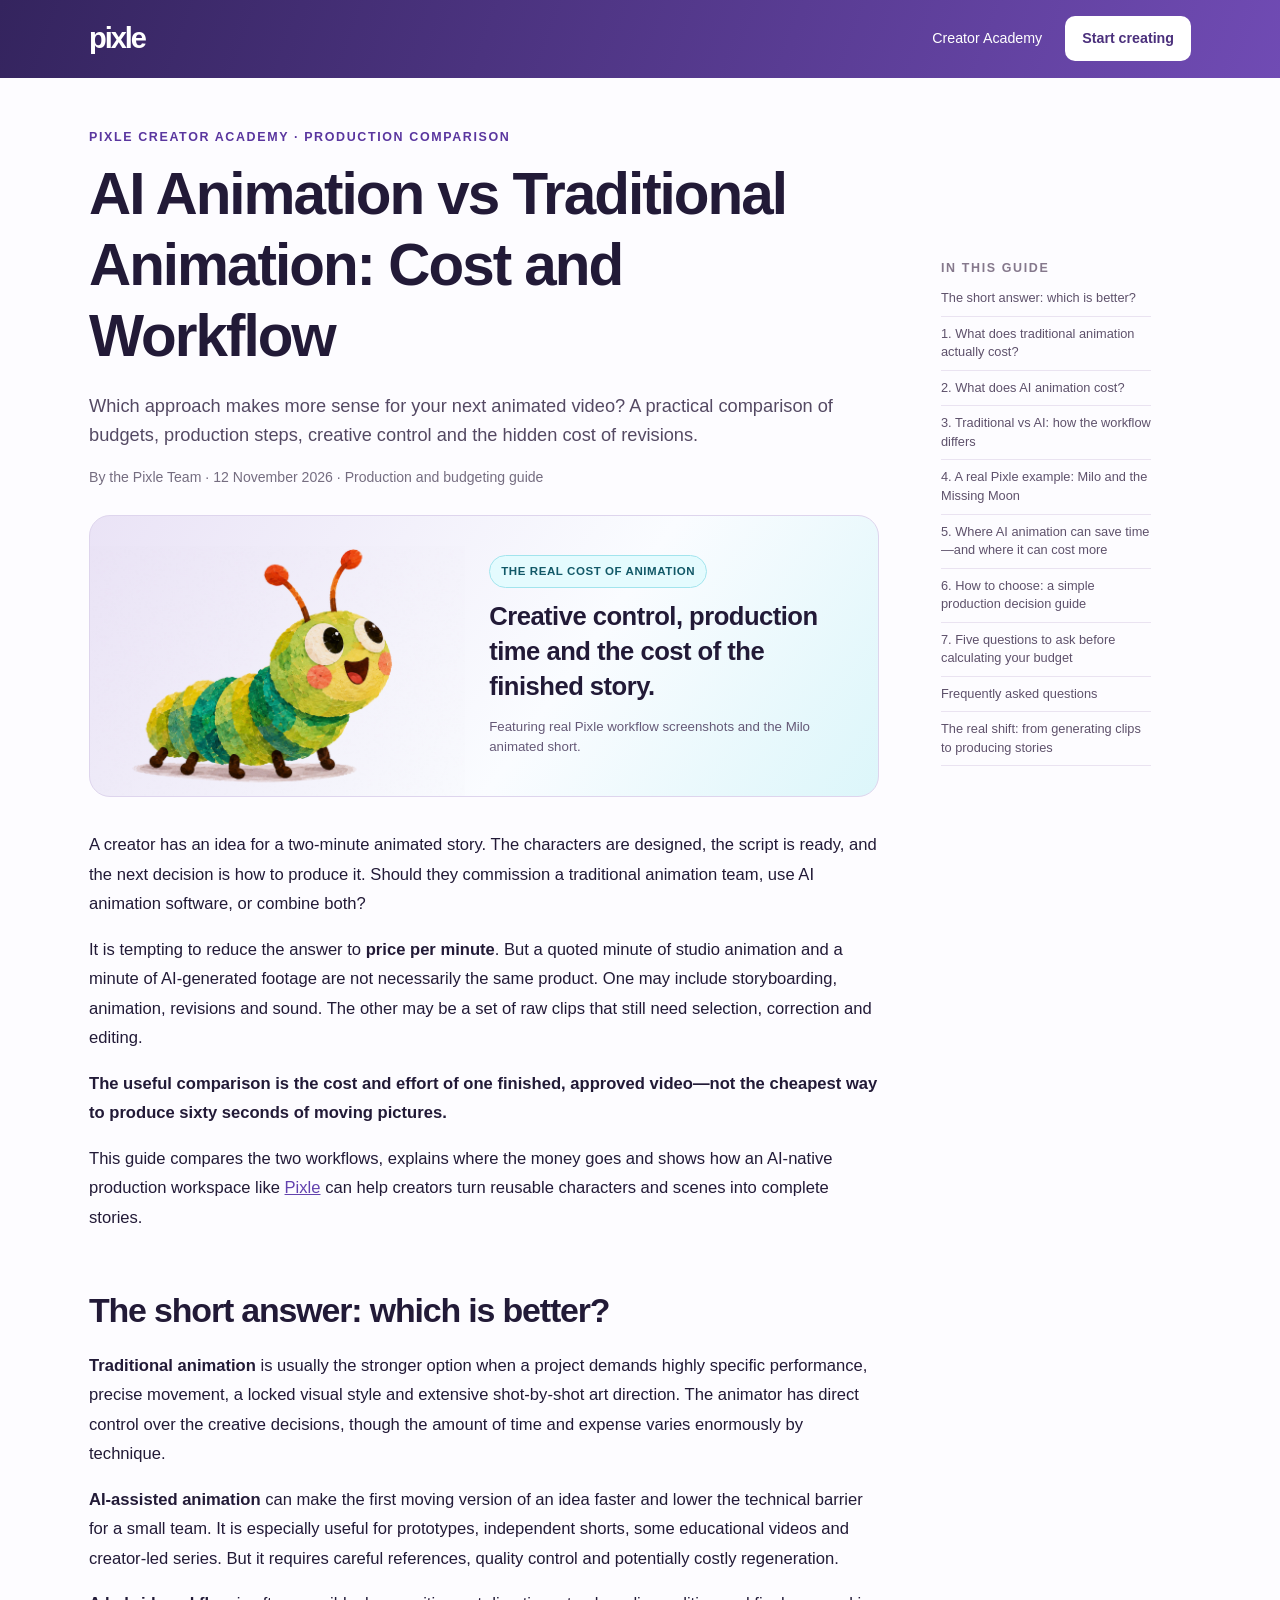
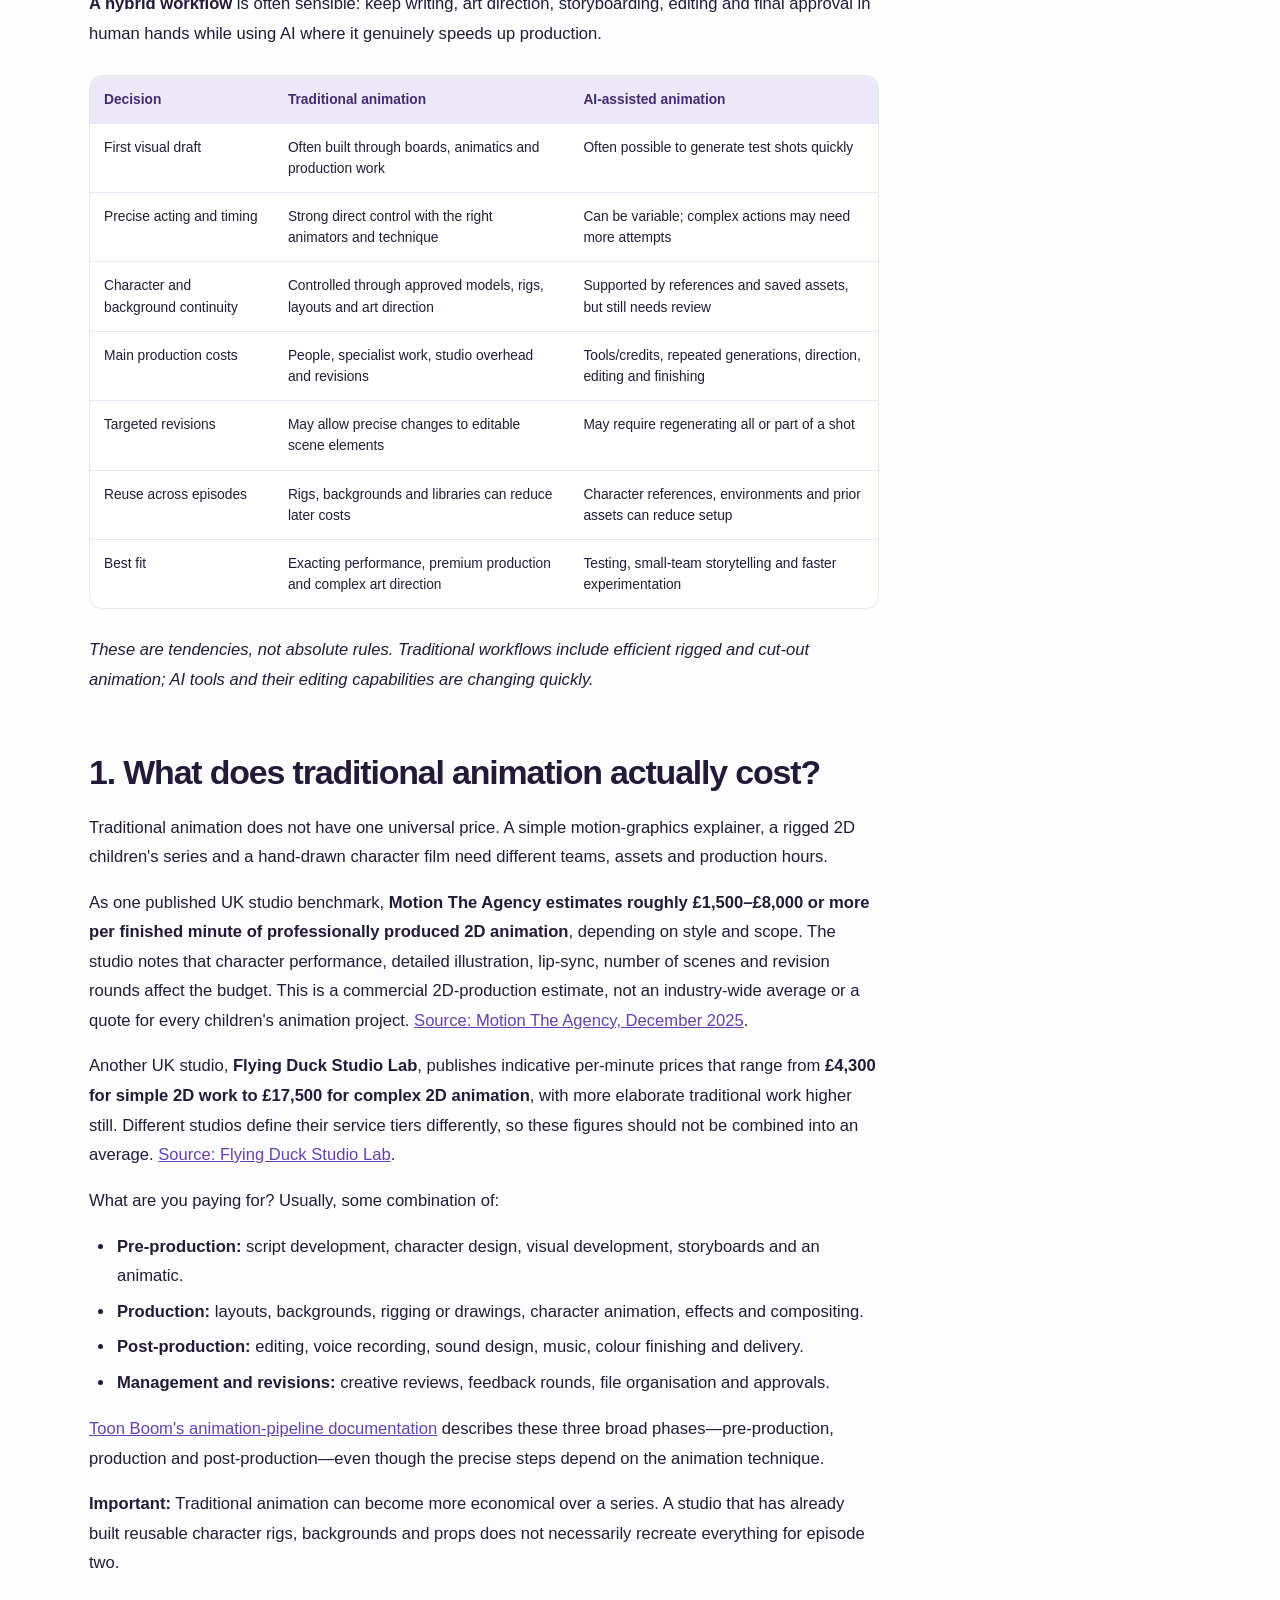
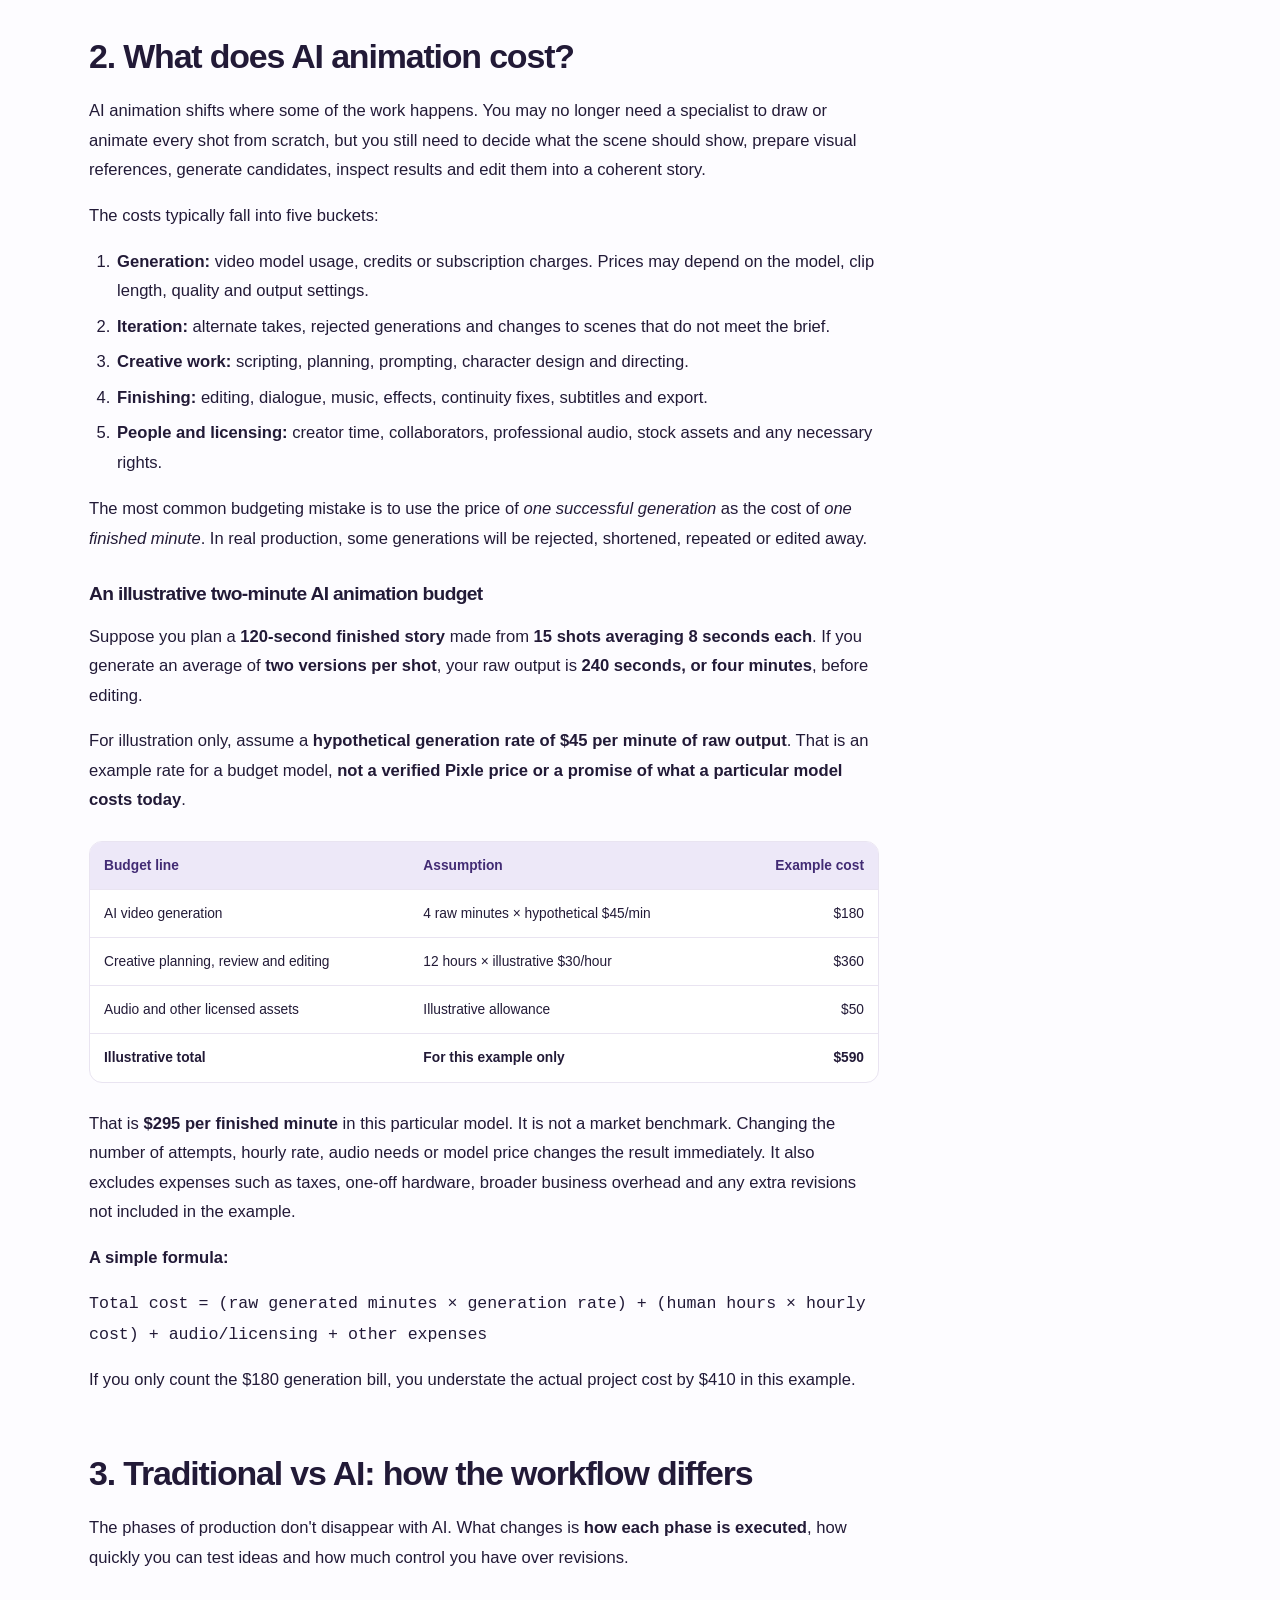
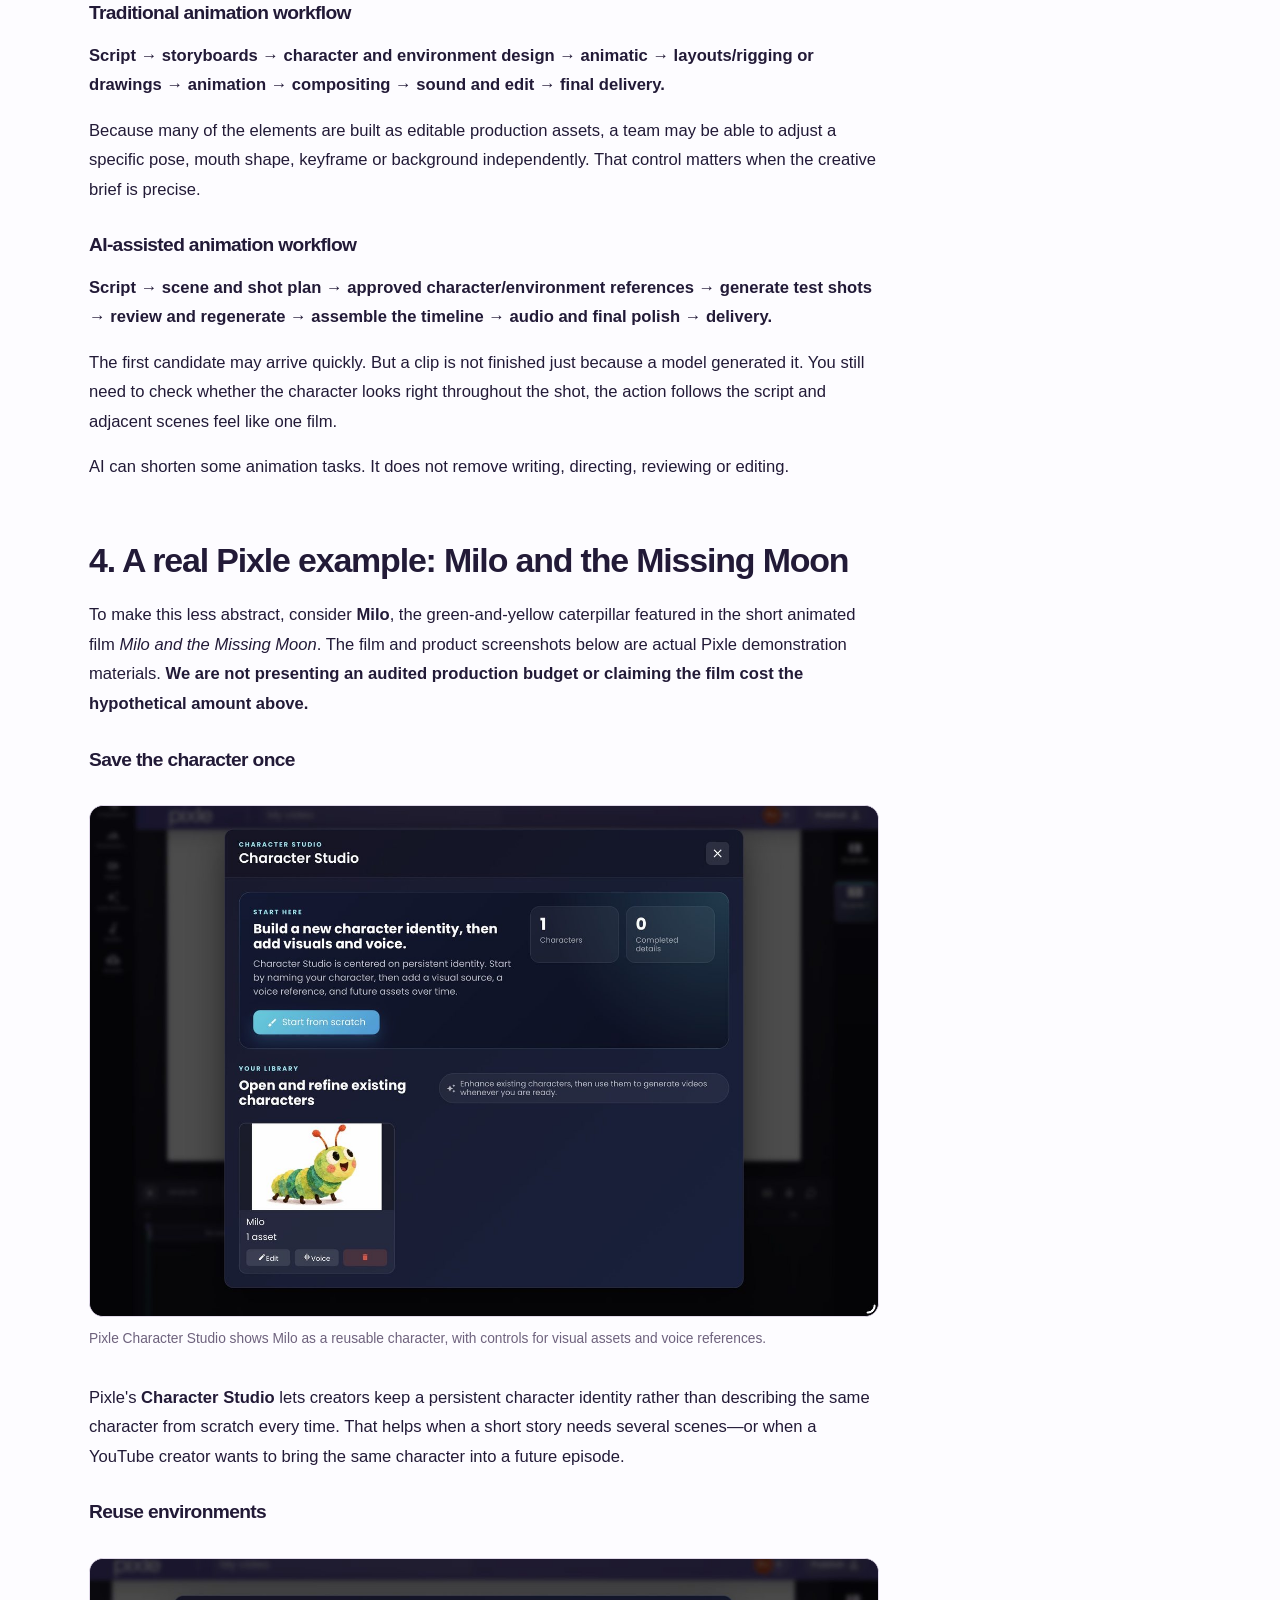
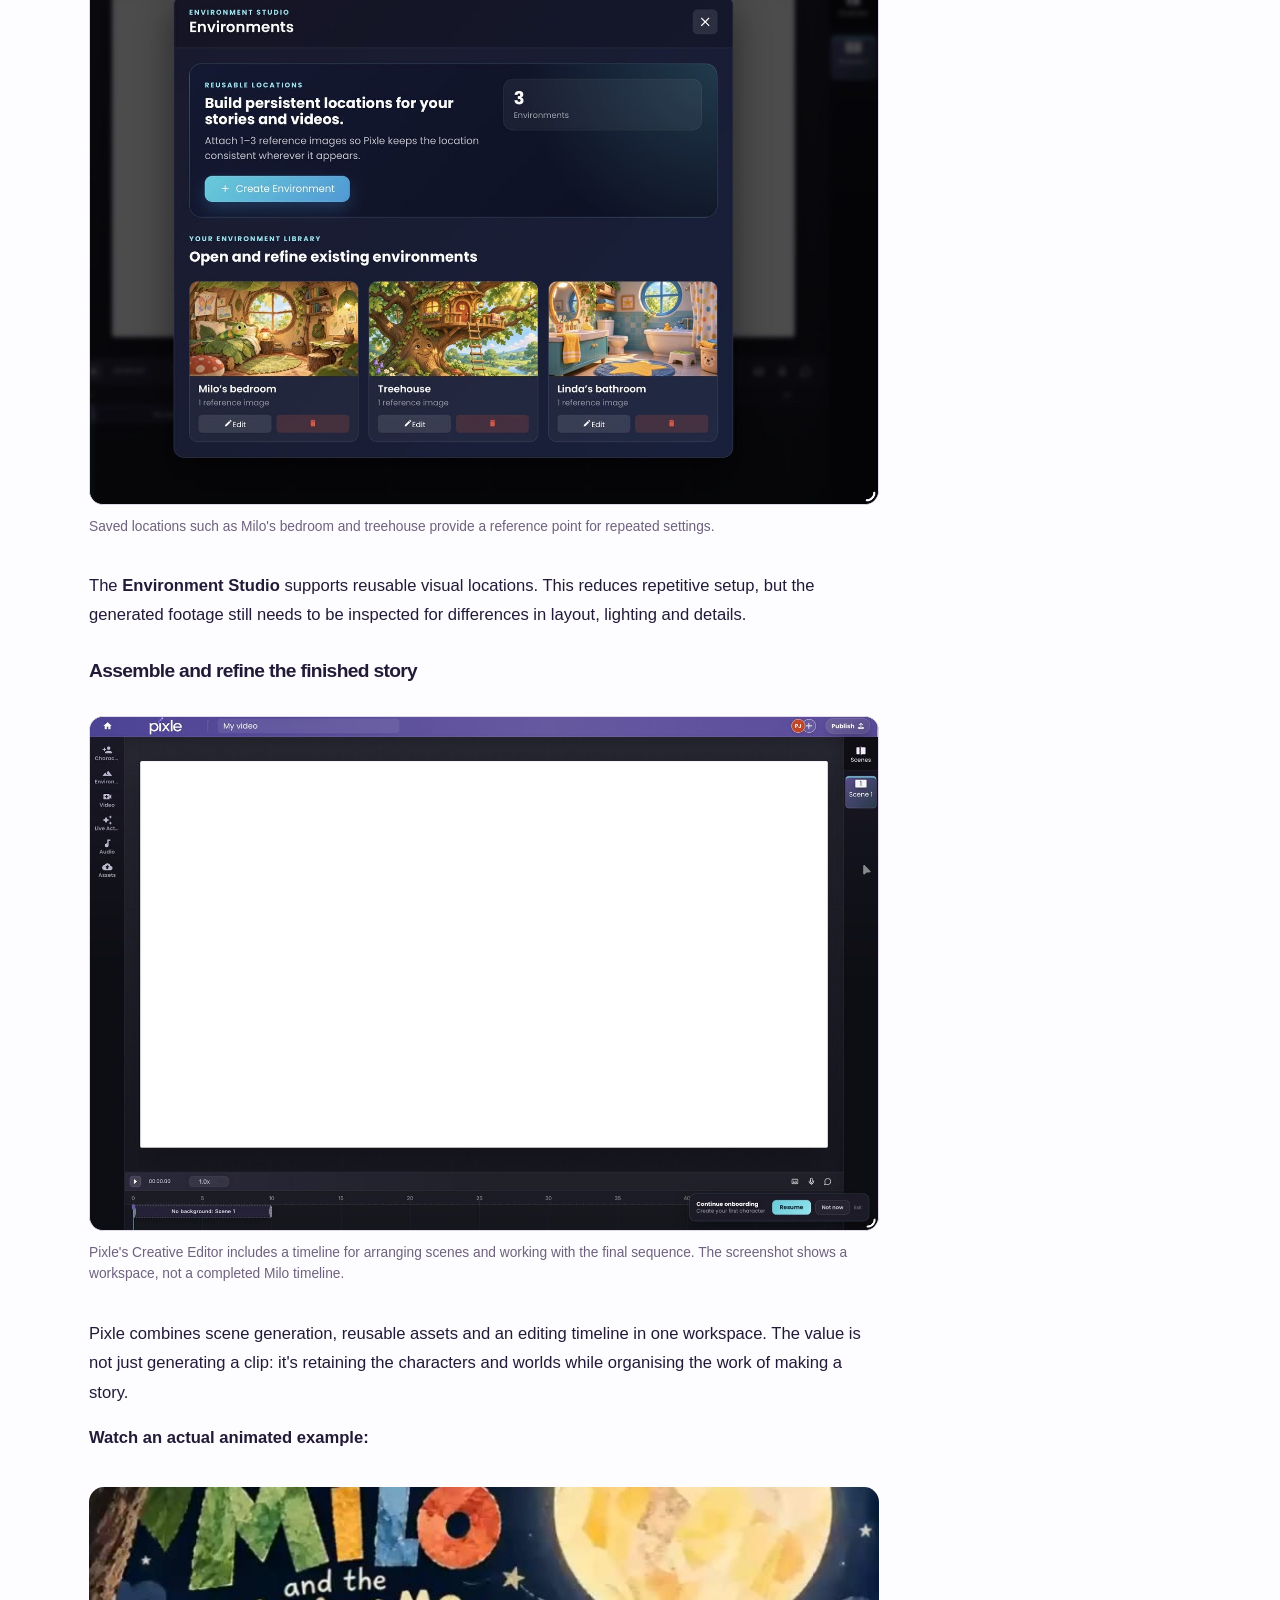
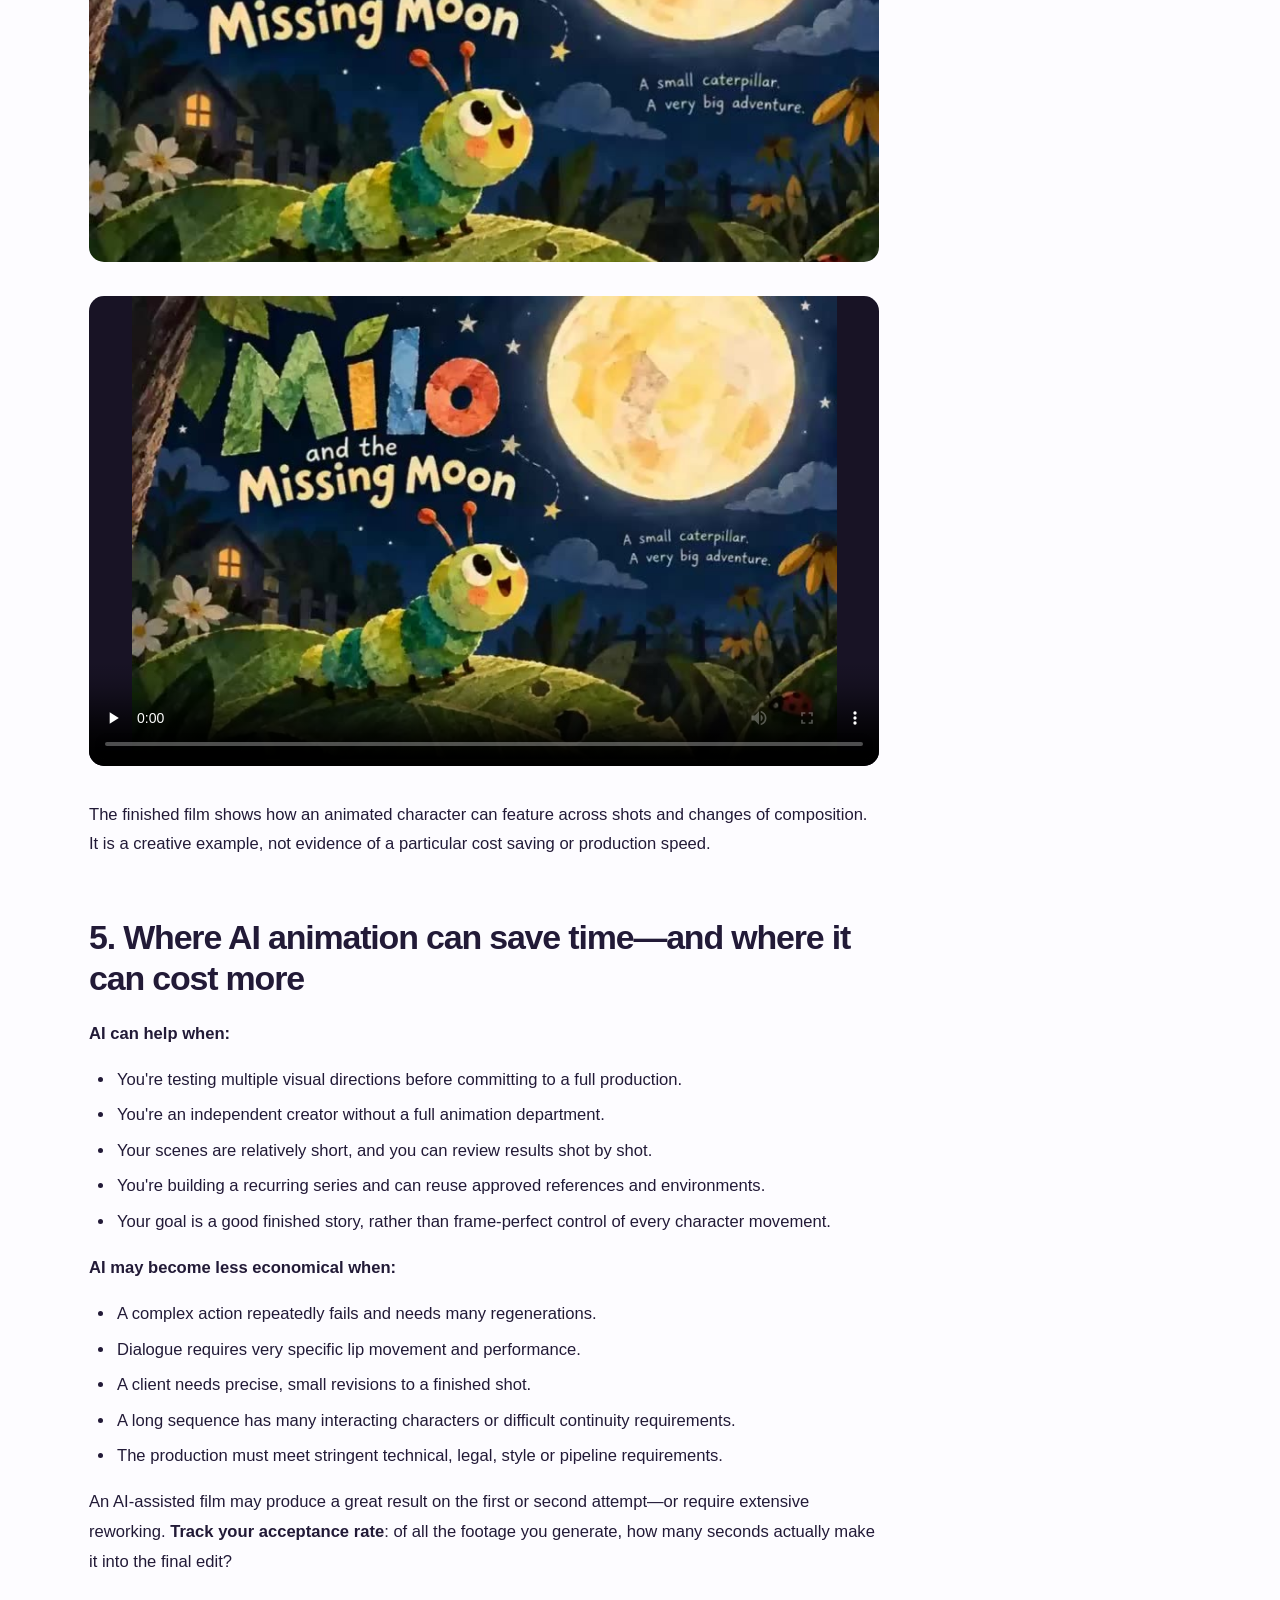
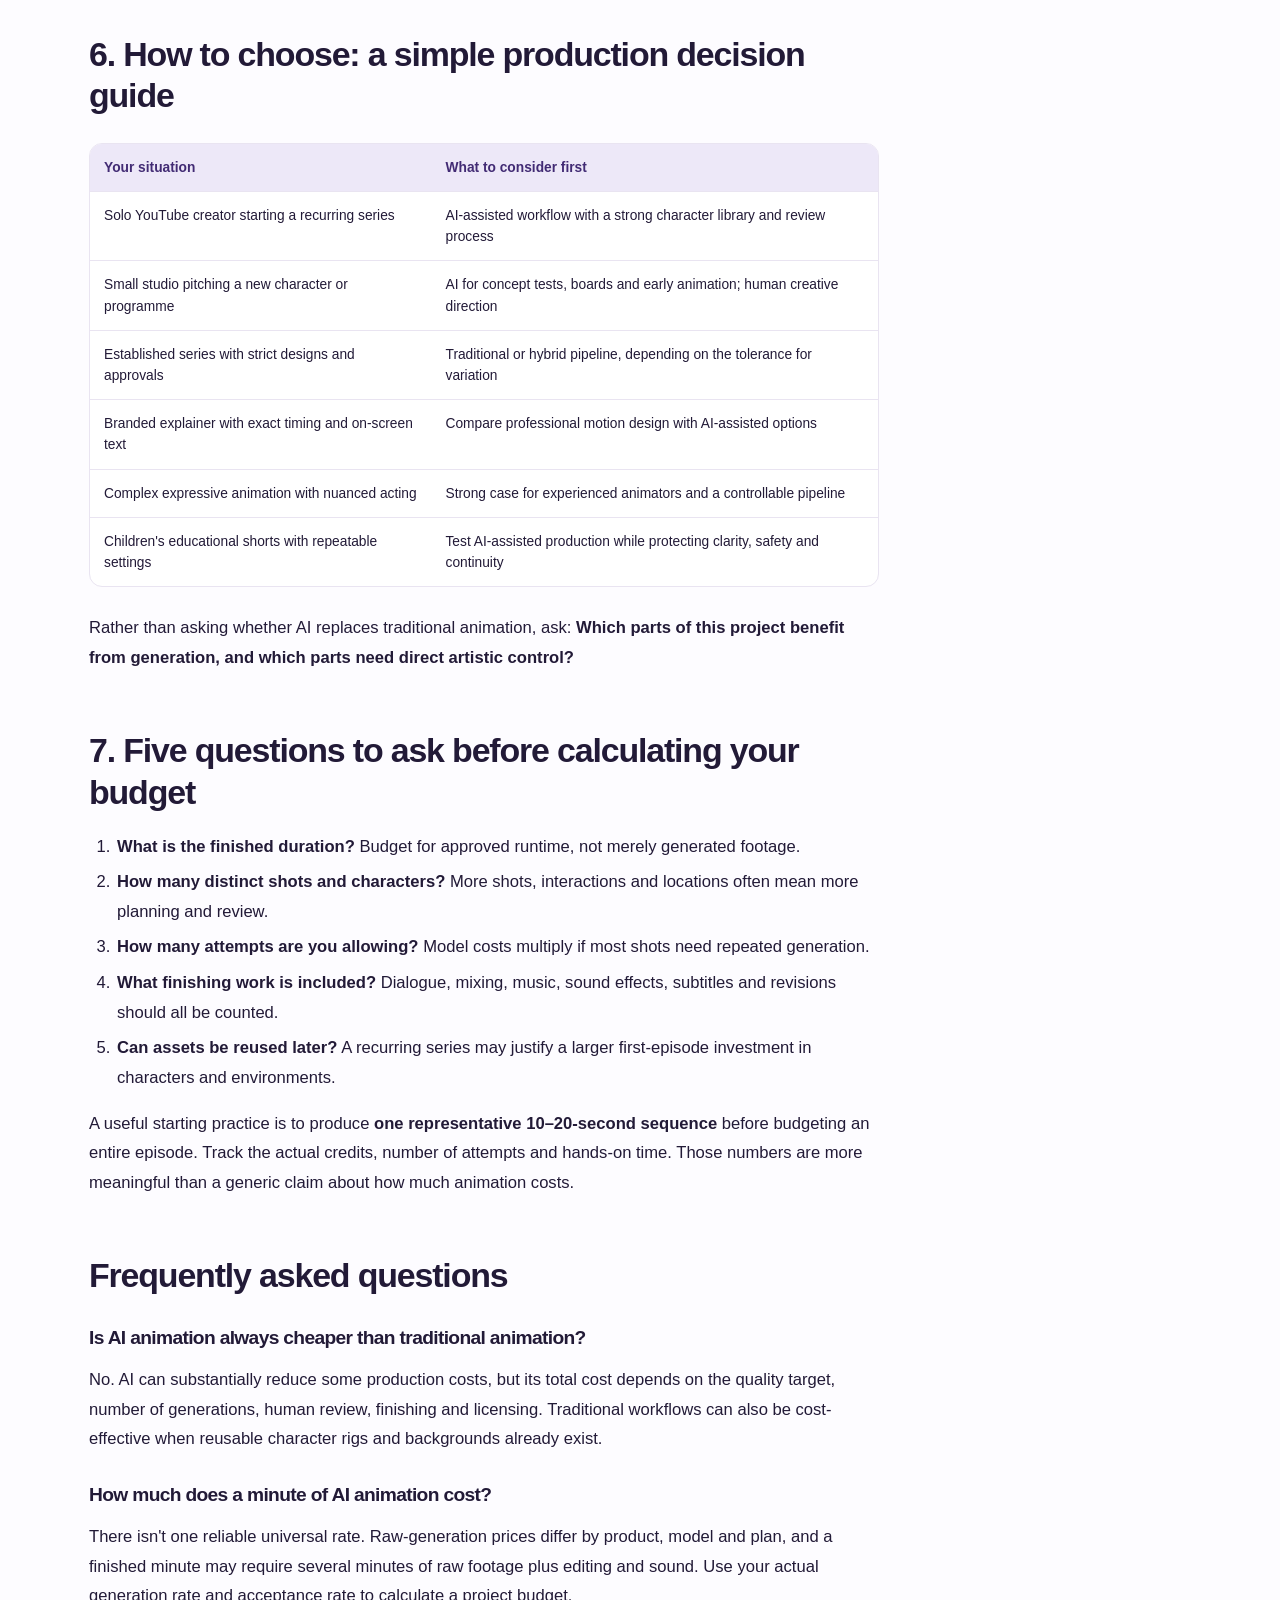
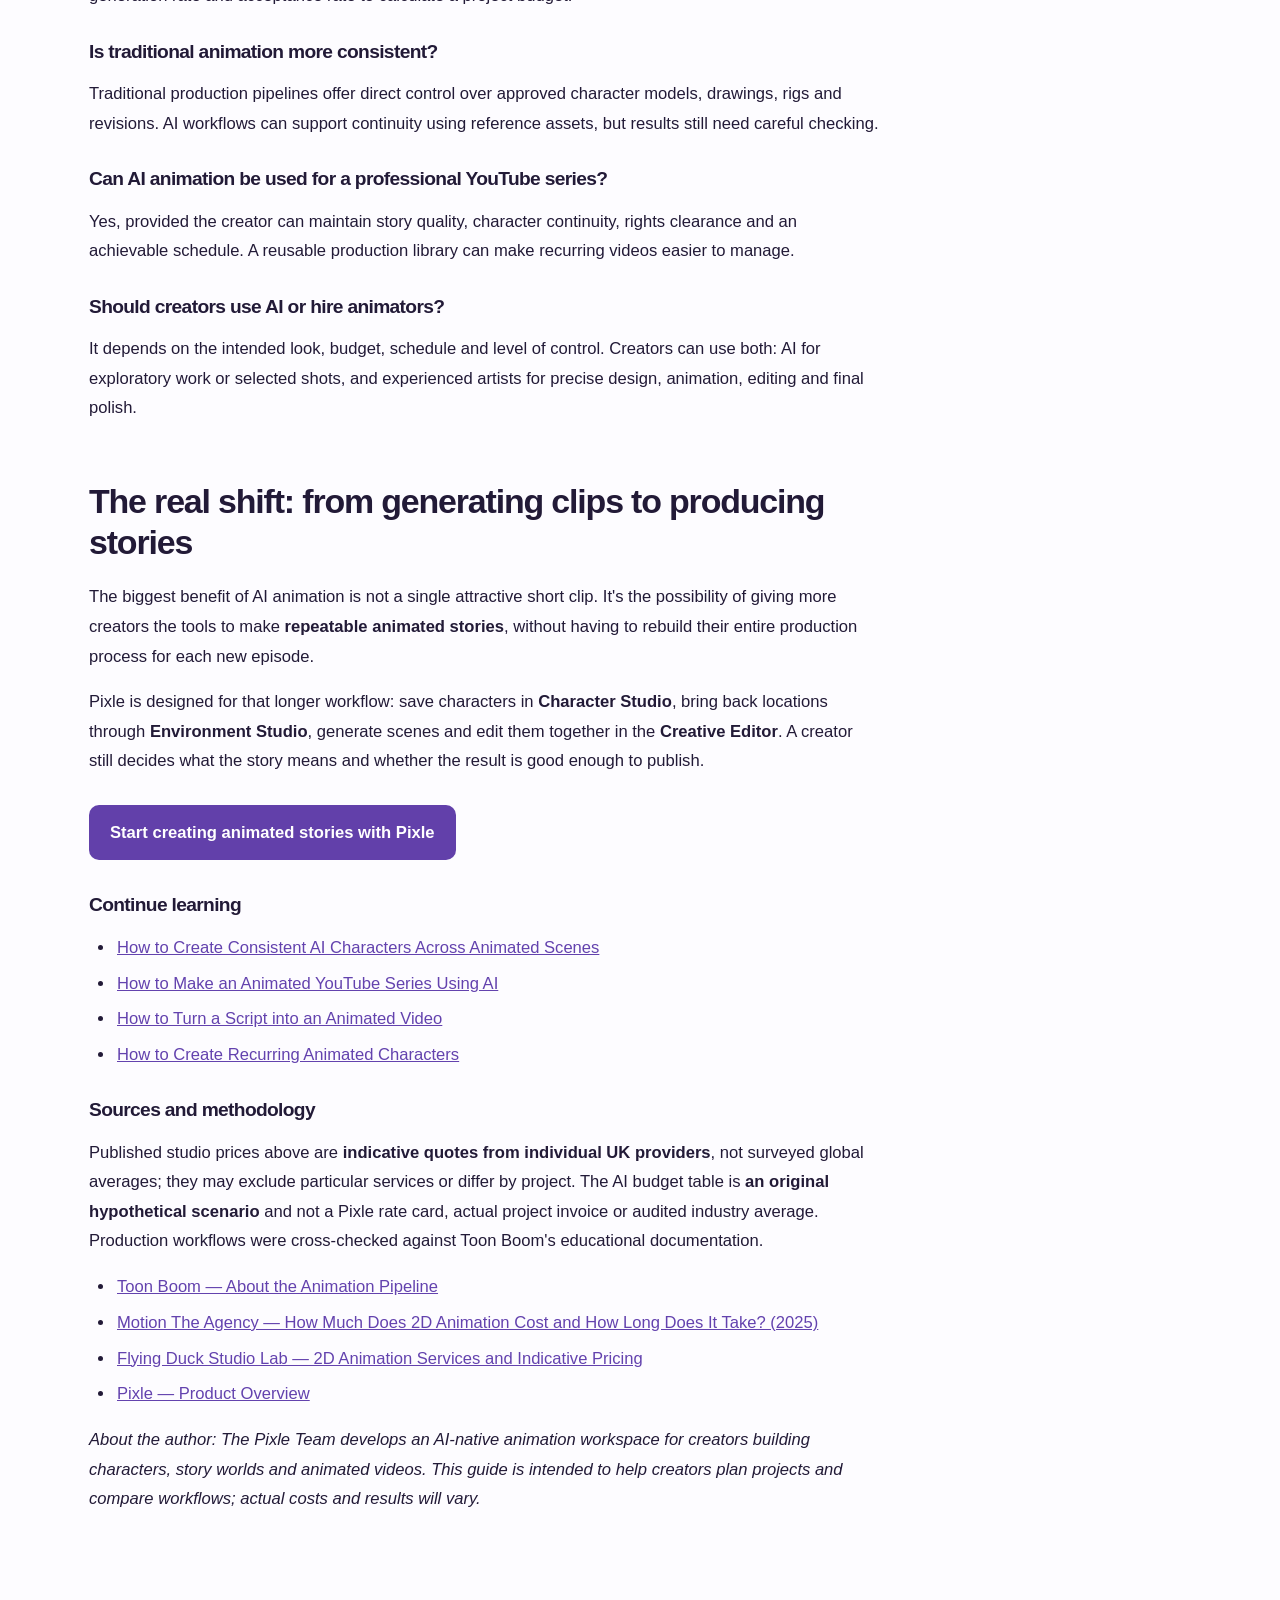
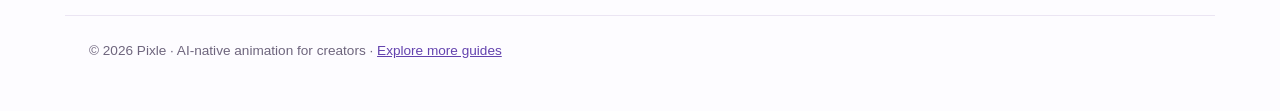
<file: assets/blog/pixle-blog-ai-vs-traditional-animation/index.html>
<!doctype html><html lang="en"><head><meta charset="utf-8"/><meta name="viewport" content="width=device-width,initial-scale=1"/><title>AI Animation vs Traditional Animation: Cost and Workflow | Pixle</title><meta name="description" content="Compare AI animation vs traditional animation costs, production steps, revisions and real project budgets. Learn where each workflow works best with Pixle."/><meta name="robots" content="index,follow"/><link rel="canonical" href="https://www.pixle.pro/blog/ai-vs-traditional-animation/"/><meta property="og:type" content="article"/><meta property="og:title" content="AI Animation vs Traditional Animation: Cost and Workflow"/><meta property="og:description" content="Compare AI animation vs traditional animation costs, production steps, revisions and real project budgets. Learn where each workflow works best with Pixle."/><meta property="og:image" content="https://www.pixle.pro/blog/ai-vs-traditional-animation/assets/milo-original-character.jpg"/><meta property="og:url" content="https://www.pixle.pro/blog/ai-vs-traditional-animation/"/><meta name="twitter:card" content="summary_large_image"/><script type="application/ld+json">{"@context": "https://schema.org", "@type": "BlogPosting", "headline": "AI Animation vs Traditional Animation: Cost and Workflow", "description": "Compare AI animation vs traditional animation costs, production steps, revisions and real project budgets. Learn where each workflow works best with Pixle.", "mainEntityOfPage": "https://www.pixle.pro/blog/ai-vs-traditional-animation/", "image": ["https://www.pixle.pro/blog/ai-vs-traditional-animation/assets/milo-original-character.jpg"], "datePublished": "2026-11-11", "dateModified": "2026-11-11", "author": {"@type": "Organization", "name": "Pixle Team", "url": "https://www.pixle.pro/"}, "publisher": {"@type": "Organization", "name": "Pixle", "url": "https://www.pixle.pro/"}, "inLanguage": "en", "about": ["AI animation cost", "Traditional animation cost", "Animation workflow", "AI-assisted animation"]}</script><style>
:root{--ink:#221a37;--muted:#696277;--purple:#6541b1;--purple2:#442c80;--cyan:#27c6d7;--paper:#fff;--soft:#f8f5fd;--rule:#e9e4f1}
*{box-sizing:border-box}html{scroll-behavior:smooth}body{margin:0;background:#fdfcff;color:var(--ink);font:16.6px/1.78 -apple-system,BlinkMacSystemFont,"Segoe UI",Roboto,Arial,sans-serif}
a{color:#6342ae}a:hover{color:#43277d}img{display:block;max-width:100%;height:auto}h1,h2,h3{line-height:1.22;letter-spacing:-.034em}h1{font-size:clamp(2.15rem,4.8vw,3.65rem);margin:10px 0 19px;max-width:750px}h2{font-size:clamp(1.5rem,2.7vw,2.12rem);margin:58px 0 19px;scroll-margin-top:24px}h3{font-size:1.2rem;margin:29px 0 12px;scroll-margin-top:24px}p{margin:16px 0}li{padding-left:2px;margin:6px 0}ul,ol{padding-left:26px}
.topbar{background:linear-gradient(110deg,#34245e,#704bb4);color:white}.topinner{max-width:1150px;margin:auto;display:flex;justify-content:space-between;align-items:center;padding:13px 24px;gap:22px}.topinner a{color:white;text-decoration:none}.brand{font-weight:760;letter-spacing:-.07em;font-size:29px}.navlinks{display:flex;gap:23px;align-items:center;font-size:.89rem}.navlinks .start{background:white;color:#4b307c;padding:10px 17px;border-radius:10px;font-weight:740}
.shell{max-width:1150px;margin:auto;padding:48px 24px 85px;display:grid;grid-template-columns:minmax(0,790px) 210px;gap:62px}.main{min-width:0}.eyebrow{font-size:.78rem;text-transform:uppercase;font-weight:800;letter-spacing:.13em;color:#5a369f}.subtitle{font-size:1.14rem;color:#544963;line-height:1.6;max-width:755px}.meta{color:#756d80;font-size:.88rem;margin:10px 0 25px}.hero{background:linear-gradient(125deg,#eae3f6,#fafcff 60%,#dcf6fa);border:1px solid #ded5ed;border-radius:21px;display:grid;grid-template-columns:1fr 1.1fr;align-items:center;gap:0;overflow:hidden;margin:20px 0 33px}.hero img{width:100%;height:280px;object-fit:contain;object-position:center bottom;mix-blend-mode:multiply}.hero-copy{padding:23px 24px}.hero-copy .line{font-weight:790;letter-spacing:-.02em;font-size:clamp(1.05rem,2vw,1.6rem);line-height:1.38}.hero-copy .small{font-size:.83rem;color:#655977;margin-top:12px;line-height:1.5}.divider-pill{display:inline-block;background:#e4fbfe;color:#125867;border:1px solid #a2e4ed;border-radius:30px;padding:5px 11px;font-size:.72rem;font-weight:750;letter-spacing:.05em;margin-bottom:11px}
figcaption{font-size:.86rem;color:#6e627d;line-height:1.55;margin:11px 0 0}figure{margin:34px 0}.product-shot{border:1px solid #e0d9e9;border-radius:14px;background:#201733;max-height:650px;object-fit:contain;margin:0 auto}.video-cover{border-radius:15px;max-height:375px;width:100%;object-fit:cover}.video-frame video{border-radius:15px;display:block;background:#181325;width:100%;max-height:470px;object-fit:contain}.video-frame{margin:25px 0 34px}
.table-wrap{overflow-x:auto;margin:26px 0;border:1px solid var(--rule);border-radius:13px;background:#fff}table{border-collapse:collapse;min-width:610px;width:100%;font-size:.86rem;line-height:1.54}td,th{text-align:left;vertical-align:top;border-bottom:1px solid var(--rule);padding:13px 14px}th{background:#ede8f8;color:#422b74}tr:last-child td{border-bottom:none}table strong{font-weight:790}
.formula{background:#241a3b;color:#f8f3ff;border-radius:12px;padding:20px 22px;white-space:pre-wrap;overflow:auto;font-size:.85rem}.side{position:sticky;top:25px;align-self:start;padding-top:126px}.side strong{font-size:.78rem;text-transform:uppercase;letter-spacing:.13em;color:#85788c}.side a{display:block;text-decoration:none;color:#5e516b;font-size:.8rem;line-height:1.45;padding:8px 0;border-bottom:1px solid #eae3f1}.callout{background:#eeebfa;border-left:4px solid var(--purple);padding:14px 22px;border-radius:0 10px 10px 0}
.cta-link{display:inline-block;background:#6240aa;color:white;text-decoration:none;padding:13px 21px;border-radius:10px;font-weight:760;margin:13px 0 4px}.cta-link:hover{color:#fff;background:#402673}.end{background:#f5efff;border:1px solid #e0d6ef;border-radius:15px;padding:22px 24px;margin-top:31px}.end h2{margin:0 0 12px}.end p{margin:10px 0}.footer{max-width:1150px;margin:auto;border-top:1px solid #ebe5f3;padding:23px 24px 50px;color:#6e657d;font-size:.85rem}
@media(max-width:1000px){.shell{grid-template-columns:1fr;max-width:825px}.side{display:none}}@media(max-width:600px){body{font-size:16px}.shell{padding:28px 18px 57px}.topinner{padding:10px 18px}.navlinks .hide{display:none}.hero{grid-template-columns:1fr}.hero img{height:245px}.hero-copy{padding:0 22px 22px}.table-wrap{margin:22px -2px}th,td{padding:12px 10px}}
</style></head><body>
<nav class="topbar"><div class="topinner"><a class="brand" href="https://www.pixle.pro/">pixle</a><div class="navlinks"><a class="hide" href="https://www.pixle.pro/blog/">Creator Academy</a><a class="start" href="https://app.pixle.pro/?utm_source=blog&amp;utm_medium=article&amp;utm_campaign=ai_vs_traditional_animation">Start creating</a></div></div></nav>
<div class="shell"><main class="main"><article aria-labelledby="article-title"><header><div class="eyebrow">Pixle Creator Academy · Production comparison</div><h1 id="article-title">AI Animation vs Traditional Animation: Cost and Workflow</h1><p class="subtitle">Which approach makes more sense for your next animated video? A practical comparison of budgets, production steps, creative control and the hidden cost of revisions.</p><p class="meta">By the Pixle Team · 12 November 2026 · Production and budgeting guide</p><div class="hero"><img src="assets/milo-original-character.jpg" alt="Milo, a green and yellow caterpillar created as a recurring animated character" fetchpriority="high" width="1536" height="1024"/><div class="hero-copy"><span class="divider-pill">THE REAL COST OF ANIMATION</span><div class="line">Creative control, production time and the cost of the finished story.</div><div class="small">Featuring real Pixle workflow screenshots and the Milo animated short.</div></div></div></header>



<p>A creator has an idea for a two-minute animated story. The characters are designed, the script is ready, and the next decision is how to produce it. Should they commission a traditional animation team, use AI animation software, or combine both?</p>
<p>It is tempting to reduce the answer to <strong>price per minute</strong>. But a quoted minute of studio animation and a minute of AI-generated footage are not necessarily the same product. One may include storyboarding, animation, revisions and sound. The other may be a set of raw clips that still need selection, correction and editing.</p>
<p><strong>The useful comparison is the cost and effort of one finished, approved video—not the cheapest way to produce sixty seconds of moving pictures.</strong></p>
<p>This guide compares the two workflows, explains where the money goes and shows how an AI-native production workspace like <a href="https://www.pixle.pro/">Pixle</a> can help creators turn reusable characters and scenes into complete stories.</p>
<h2 id="the-short-answer-which-is-better">The short answer: which is better?</h2>
<p><strong>Traditional animation</strong> is usually the stronger option when a project demands highly specific performance, precise movement, a locked visual style and extensive shot-by-shot art direction. The animator has direct control over the creative decisions, though the amount of time and expense varies enormously by technique.</p>
<p><strong>AI-assisted animation</strong> can make the first moving version of an idea faster and lower the technical barrier for a small team. It is especially useful for prototypes, independent shorts, some educational videos and creator-led series. But it requires careful references, quality control and potentially costly regeneration.</p>
<p><strong>A hybrid workflow</strong> is often sensible: keep writing, art direction, storyboarding, editing and final approval in human hands while using AI where it genuinely speeds up production.</p>
<div class="table-wrap"><table>
<thead>
<tr>
<th>Decision</th>
<th>Traditional animation</th>
<th>AI-assisted animation</th>
</tr>
</thead>
<tbody>
<tr>
<td>First visual draft</td>
<td>Often built through boards, animatics and production work</td>
<td>Often possible to generate test shots quickly</td>
</tr>
<tr>
<td>Precise acting and timing</td>
<td>Strong direct control with the right animators and technique</td>
<td>Can be variable; complex actions may need more attempts</td>
</tr>
<tr>
<td>Character and background continuity</td>
<td>Controlled through approved models, rigs, layouts and art direction</td>
<td>Supported by references and saved assets, but still needs review</td>
</tr>
<tr>
<td>Main production costs</td>
<td>People, specialist work, studio overhead and revisions</td>
<td>Tools/credits, repeated generations, direction, editing and finishing</td>
</tr>
<tr>
<td>Targeted revisions</td>
<td>May allow precise changes to editable scene elements</td>
<td>May require regenerating all or part of a shot</td>
</tr>
<tr>
<td>Reuse across episodes</td>
<td>Rigs, backgrounds and libraries can reduce later costs</td>
<td>Character references, environments and prior assets can reduce setup</td>
</tr>
<tr>
<td>Best fit</td>
<td>Exacting performance, premium production and complex art direction</td>
<td>Testing, small-team storytelling and faster experimentation</td>
</tr>
</tbody>
</table></div>
<p><em>These are tendencies, not absolute rules. Traditional workflows include efficient rigged and cut-out animation; AI tools and their editing capabilities are changing quickly.</em></p>
<h2 id="1-what-does-traditional-animation-actually-cost">1. What does traditional animation actually cost?</h2>
<p>Traditional animation does not have one universal price. A simple motion-graphics explainer, a rigged 2D children's series and a hand-drawn character film need different teams, assets and production hours.</p>
<p>As one published UK studio benchmark, <strong>Motion The Agency estimates roughly £1,500–£8,000 or more per finished minute of professionally produced 2D animation</strong>, depending on style and scope. The studio notes that character performance, detailed illustration, lip-sync, number of scenes and revision rounds affect the budget. This is a commercial 2D-production estimate, not an industry-wide average or a quote for every children's animation project. <a href="https://www.motiontheagency.com/blog/how-much-does-2d-animation-cost">Source: Motion The Agency, December 2025</a>.</p>
<p>Another UK studio, <strong>Flying Duck Studio Lab</strong>, publishes indicative per-minute prices that range from <strong>£4,300 for simple 2D work to £17,500 for complex 2D animation</strong>, with more elaborate traditional work higher still. Different studios define their service tiers differently, so these figures should not be combined into an average. <a href="https://flyingduckstudiolab.co.uk/animation-studio-services/2d-animation">Source: Flying Duck Studio Lab</a>.</p>
<p>What are you paying for? Usually, some combination of:</p>
<ul>
<li><strong>Pre-production:</strong> script development, character design, visual development, storyboards and an animatic.</li>
<li><strong>Production:</strong> layouts, backgrounds, rigging or drawings, character animation, effects and compositing.</li>
<li><strong>Post-production:</strong> editing, voice recording, sound design, music, colour finishing and delivery.</li>
<li><strong>Management and revisions:</strong> creative reviews, feedback rounds, file organisation and approvals.</li>
</ul>
<p><a href="https://helpcentre.toonboom.com/hc/en-ca/articles/57086299380371-About-the-Animation-Pipeline">Toon Boom's animation-pipeline documentation</a> describes these three broad phases—pre-production, production and post-production—even though the precise steps depend on the animation technique.</p>
<p><strong>Important:</strong> Traditional animation can become more economical over a series. A studio that has already built reusable character rigs, backgrounds and props does not necessarily recreate everything for episode two.</p>
<h2 id="2-what-does-ai-animation-cost">2. What does AI animation cost?</h2>
<p>AI animation shifts where some of the work happens. You may no longer need a specialist to draw or animate every shot from scratch, but you still need to decide what the scene should show, prepare visual references, generate candidates, inspect results and edit them into a coherent story.</p>
<p>The costs typically fall into five buckets:</p>
<ol>
<li><strong>Generation:</strong> video model usage, credits or subscription charges. Prices may depend on the model, clip length, quality and output settings.</li>
<li><strong>Iteration:</strong> alternate takes, rejected generations and changes to scenes that do not meet the brief.</li>
<li><strong>Creative work:</strong> scripting, planning, prompting, character design and directing.</li>
<li><strong>Finishing:</strong> editing, dialogue, music, effects, continuity fixes, subtitles and export.</li>
<li><strong>People and licensing:</strong> creator time, collaborators, professional audio, stock assets and any necessary rights.</li>
</ol>
<p>The most common budgeting mistake is to use the price of <em>one successful generation</em> as the cost of <em>one finished minute</em>. In real production, some generations will be rejected, shortened, repeated or edited away.</p>
<h3 id="an-illustrative-two-minute-ai-animation-budget">An illustrative two-minute AI animation budget</h3>
<p>Suppose you plan a <strong>120-second finished story</strong> made from <strong>15 shots averaging 8 seconds each</strong>. If you generate an average of <strong>two versions per shot</strong>, your raw output is <strong>240 seconds, or four minutes</strong>, before editing.</p>
<p>For illustration only, assume a <strong>hypothetical generation rate of $45 per minute of raw output</strong>. That is an example rate for a budget model, <strong>not a verified Pixle price or a promise of what a particular model costs today</strong>.</p>
<div class="table-wrap"><table>
<thead>
<tr>
<th>Budget line</th>
<th>Assumption</th>
<th style="text-align:right">Example cost</th>
</tr>
</thead>
<tbody>
<tr>
<td>AI video generation</td>
<td>4 raw minutes × hypothetical $45/min</td>
<td style="text-align:right">$180</td>
</tr>
<tr>
<td>Creative planning, review and editing</td>
<td>12 hours × illustrative $30/hour</td>
<td style="text-align:right">$360</td>
</tr>
<tr>
<td>Audio and other licensed assets</td>
<td>Illustrative allowance</td>
<td style="text-align:right">$50</td>
</tr>
<tr>
<td><strong>Illustrative total</strong></td>
<td><strong>For this example only</strong></td>
<td style="text-align:right"><strong>$590</strong></td>
</tr>
</tbody>
</table></div>
<p>That is <strong>$295 per finished minute</strong> in this particular model. It is not a market benchmark. Changing the number of attempts, hourly rate, audio needs or model price changes the result immediately. It also excludes expenses such as taxes, one-off hardware, broader business overhead and any extra revisions not included in the example.</p>
<p><strong>A simple formula:</strong></p>
<p><code>Total cost = (raw generated minutes × generation rate) + (human hours × hourly cost) + audio/licensing + other expenses</code></p>
<p>If you only count the $180 generation bill, you understate the actual project cost by $410 in this example.</p>
<h2 id="3-traditional-vs-ai-how-the-workflow-differs">3. Traditional vs AI: how the workflow differs</h2>
<p>The phases of production don't disappear with AI. What changes is <strong>how each phase is executed</strong>, how quickly you can test ideas and how much control you have over revisions.</p>
<h3 id="traditional-animation-workflow">Traditional animation workflow</h3>
<p><strong>Script → storyboards → character and environment design → animatic → layouts/rigging or drawings → animation → compositing → sound and edit → final delivery.</strong></p>
<p>Because many of the elements are built as editable production assets, a team may be able to adjust a specific pose, mouth shape, keyframe or background independently. That control matters when the creative brief is precise.</p>
<h3 id="ai-assisted-animation-workflow">AI-assisted animation workflow</h3>
<p><strong>Script → scene and shot plan → approved character/environment references → generate test shots → review and regenerate → assemble the timeline → audio and final polish → delivery.</strong></p>
<p>The first candidate may arrive quickly. But a clip is not finished just because a model generated it. You still need to check whether the character looks right throughout the shot, the action follows the script and adjacent scenes feel like one film.</p>
<p>AI can shorten some animation tasks. It does not remove writing, directing, reviewing or editing.</p>
<h2 id="4-a-real-pixle-example-milo-and-the-missing-moon">4. A real Pixle example: Milo and the Missing Moon</h2>
<p>To make this less abstract, consider <strong>Milo</strong>, the green-and-yellow caterpillar featured in the short animated film <em>Milo and the Missing Moon</em>. The film and product screenshots below are actual Pixle demonstration materials. <strong>We are not presenting an audited production budget or claiming the film cost the hypothetical amount above.</strong></p>
<h3 id="save-the-character-once">Save the character once</h3>
<figure><img alt="Actual Pixle Character Studio showing Milo in the reusable character library" class="product-shot" decoding="async" loading="lazy" src="assets/character-studio-milo.jpg" width="1500" height="970"/><figcaption>Pixle Character Studio shows Milo as a reusable character, with controls for visual assets and voice references.</figcaption></figure>

<p>Pixle's <strong>Character Studio</strong> lets creators keep a persistent character identity rather than describing the same character from scratch every time. That helps when a short story needs several scenes—or when a YouTube creator wants to bring the same character into a future episode.</p>
<h3 id="reuse-environments">Reuse environments</h3>
<figure><img alt="Actual Pixle Environment Studio displaying saved environments including Milo's bedroom and a treehouse" class="product-shot" decoding="async" loading="lazy" src="assets/environment-studio-milo.jpg" width="1500" height="1037"/><figcaption>Saved locations such as Milo's bedroom and treehouse provide a reference point for repeated settings.</figcaption></figure>

<p>The <strong>Environment Studio</strong> supports reusable visual locations. This reduces repetitive setup, but the generated footage still needs to be inspected for differences in layout, lighting and details.</p>
<h3 id="assemble-and-refine-the-finished-story">Assemble and refine the finished story</h3>
<figure><img alt="Actual Pixle Creative Editor showing the editing canvas, scene controls and timeline" class="product-shot" decoding="async" loading="lazy" src="assets/pixle-timeline-editor.jpg" width="1500" height="976"/><figcaption>Pixle's Creative Editor includes a timeline for arranging scenes and working with the final sequence. The screenshot shows a workspace, not a completed Milo timeline.</figcaption></figure>

<p>Pixle combines scene generation, reusable assets and an editing timeline in one workspace. The value is not just generating a clip: it's retaining the characters and worlds while organising the work of making a story.</p>
<p><strong>Watch an actual animated example:</strong></p>
<figure><img alt="Title-frame preview from Milo and the Missing Moon" class="video-cover" decoding="async" loading="lazy" src="assets/milo-missing-moon-poster.jpg" width="768" height="512"/></figure>
<div class="video-frame"><video aria-label="Milo and the Missing Moon, example animated story created with Pixle" controls="True" playsinline="True" poster="assets/milo-missing-moon-poster.jpg" preload="none"><source src="assets/milo-and-the-missing-moon.mp4" type="video/mp4"/></video></div>
<p>The finished film shows how an animated character can feature across shots and changes of composition. It is a creative example, not evidence of a particular cost saving or production speed.</p>
<h2 id="5-where-ai-animation-can-save-time-and-where-it-can-cost-more">5. Where AI animation can save time—and where it can cost more</h2>
<p><strong>AI can help when:</strong></p>
<ul>
<li>You're testing multiple visual directions before committing to a full production.</li>
<li>You're an independent creator without a full animation department.</li>
<li>Your scenes are relatively short, and you can review results shot by shot.</li>
<li>You're building a recurring series and can reuse approved references and environments.</li>
<li>Your goal is a good finished story, rather than frame-perfect control of every character movement.</li>
</ul>
<p><strong>AI may become less economical when:</strong></p>
<ul>
<li>A complex action repeatedly fails and needs many regenerations.</li>
<li>Dialogue requires very specific lip movement and performance.</li>
<li>A client needs precise, small revisions to a finished shot.</li>
<li>A long sequence has many interacting characters or difficult continuity requirements.</li>
<li>The production must meet stringent technical, legal, style or pipeline requirements.</li>
</ul>
<p>An AI-assisted film may produce a great result on the first or second attempt—or require extensive reworking. <strong>Track your acceptance rate</strong>: of all the footage you generate, how many seconds actually make it into the final edit?</p>
<h2 id="6-how-to-choose-a-simple-production-decision-guide">6. How to choose: a simple production decision guide</h2>
<div class="table-wrap"><table>
<thead>
<tr>
<th>Your situation</th>
<th>What to consider first</th>
</tr>
</thead>
<tbody>
<tr>
<td>Solo YouTube creator starting a recurring series</td>
<td>AI-assisted workflow with a strong character library and review process</td>
</tr>
<tr>
<td>Small studio pitching a new character or programme</td>
<td>AI for concept tests, boards and early animation; human creative direction</td>
</tr>
<tr>
<td>Established series with strict designs and approvals</td>
<td>Traditional or hybrid pipeline, depending on the tolerance for variation</td>
</tr>
<tr>
<td>Branded explainer with exact timing and on-screen text</td>
<td>Compare professional motion design with AI-assisted options</td>
</tr>
<tr>
<td>Complex expressive animation with nuanced acting</td>
<td>Strong case for experienced animators and a controllable pipeline</td>
</tr>
<tr>
<td>Children's educational shorts with repeatable settings</td>
<td>Test AI-assisted production while protecting clarity, safety and continuity</td>
</tr>
</tbody>
</table></div>
<p>Rather than asking whether AI replaces traditional animation, ask: <strong>Which parts of this project benefit from generation, and which parts need direct artistic control?</strong></p>
<h2 id="7-five-questions-to-ask-before-calculating-your-budget">7. Five questions to ask before calculating your budget</h2>
<ol>
<li><strong>What is the finished duration?</strong> Budget for approved runtime, not merely generated footage.</li>
<li><strong>How many distinct shots and characters?</strong> More shots, interactions and locations often mean more planning and review.</li>
<li><strong>How many attempts are you allowing?</strong> Model costs multiply if most shots need repeated generation.</li>
<li><strong>What finishing work is included?</strong> Dialogue, mixing, music, sound effects, subtitles and revisions should all be counted.</li>
<li><strong>Can assets be reused later?</strong> A recurring series may justify a larger first-episode investment in characters and environments.</li>
</ol>
<p>A useful starting practice is to produce <strong>one representative 10–20-second sequence</strong> before budgeting an entire episode. Track the actual credits, number of attempts and hands-on time. Those numbers are more meaningful than a generic claim about how much animation costs.</p>
<h2 id="frequently-asked-questions">Frequently asked questions</h2>
<h3 id="is-ai-animation-always-cheaper-than-traditional-animation">Is AI animation always cheaper than traditional animation?</h3>
<p>No. AI can substantially reduce some production costs, but its total cost depends on the quality target, number of generations, human review, finishing and licensing. Traditional workflows can also be cost-effective when reusable character rigs and backgrounds already exist.</p>
<h3 id="how-much-does-a-minute-of-ai-animation-cost">How much does a minute of AI animation cost?</h3>
<p>There isn't one reliable universal rate. Raw-generation prices differ by product, model and plan, and a finished minute may require several minutes of raw footage plus editing and sound. Use your actual generation rate and acceptance rate to calculate a project budget.</p>
<h3 id="is-traditional-animation-more-consistent">Is traditional animation more consistent?</h3>
<p>Traditional production pipelines offer direct control over approved character models, drawings, rigs and revisions. AI workflows can support continuity using reference assets, but results still need careful checking.</p>
<h3 id="can-ai-animation-be-used-for-a-professional-youtube-series">Can AI animation be used for a professional YouTube series?</h3>
<p>Yes, provided the creator can maintain story quality, character continuity, rights clearance and an achievable schedule. A reusable production library can make recurring videos easier to manage.</p>
<h3 id="should-creators-use-ai-or-hire-animators">Should creators use AI or hire animators?</h3>
<p>It depends on the intended look, budget, schedule and level of control. Creators can use both: AI for exploratory work or selected shots, and experienced artists for precise design, animation, editing and final polish.</p>
<h2 id="the-real-shift-from-generating-clips-to-producing-stories">The real shift: from generating clips to producing stories</h2>
<p>The biggest benefit of AI animation is not a single attractive short clip. It's the possibility of giving more creators the tools to make <strong>repeatable animated stories</strong>, without having to rebuild their entire production process for each new episode.</p>
<p>Pixle is designed for that longer workflow: save characters in <strong>Character Studio</strong>, bring back locations through <strong>Environment Studio</strong>, generate scenes and edit them together in the <strong>Creative Editor</strong>. A creator still decides what the story means and whether the result is good enough to publish.</p>
<p><strong><a class="cta-link" href="https://app.pixle.pro/">Start creating animated stories with Pixle</a></strong></p>
<h3 id="continue-learning">Continue learning</h3>
<ul>
<li><a href="https://www.pixle.pro/blog/consistent-characters/">How to Create Consistent AI Characters Across Animated Scenes</a></li>
<li><a href="https://www.pixle.pro/blog/animated-youtube-series/">How to Make an Animated YouTube Series Using AI</a></li>
<li><a href="https://www.pixle.pro/blog/script-to-animated-video/">How to Turn a Script into an Animated Video</a></li>
<li><a href="https://www.pixle.pro/blog/recurring-animated-characters/">How to Create Recurring Animated Characters</a></li>
</ul>
<h3 id="sources-and-methodology">Sources and methodology</h3>
<p>Published studio prices above are <strong>indicative quotes from individual UK providers</strong>, not surveyed global averages; they may exclude particular services or differ by project. The AI budget table is <strong>an original hypothetical scenario</strong> and not a Pixle rate card, actual project invoice or audited industry average. Production workflows were cross-checked against Toon Boom's educational documentation.</p>
<ul>
<li><a href="https://helpcentre.toonboom.com/hc/en-ca/articles/57086299380371-About-the-Animation-Pipeline">Toon Boom — About the Animation Pipeline</a></li>
<li><a href="https://www.motiontheagency.com/blog/how-much-does-2d-animation-cost">Motion The Agency — How Much Does 2D Animation Cost and How Long Does It Take? (2025)</a></li>
<li><a href="https://flyingduckstudiolab.co.uk/animation-studio-services/2d-animation">Flying Duck Studio Lab — 2D Animation Services and Indicative Pricing</a></li>
<li><a href="https://www.pixle.pro/">Pixle — Product Overview</a></li>
</ul>
<p><em>About the author: The Pixle Team develops an AI-native animation workspace for creators building characters, story worlds and animated videos. This guide is intended to help creators plan projects and compare workflows; actual costs and results will vary.</em></p>
</article></main>
<aside class="side" aria-label="Article contents"><strong>In this guide</strong><a href="#the-short-answer-which-is-better">The short answer: which is better?</a>
<a href="#1-what-does-traditional-animation-actually-cost">1. What does traditional animation actually cost?</a>
<a href="#2-what-does-ai-animation-cost">2. What does AI animation cost?</a>
<a href="#3-traditional-vs-ai-how-the-workflow-differs">3. Traditional vs AI: how the workflow differs</a>
<a href="#4-a-real-pixle-example-milo-and-the-missing-moon">4. A real Pixle example: Milo and the Missing Moon</a>
<a href="#5-where-ai-animation-can-save-time-and-where-it-can-cost-more">5. Where AI animation can save time—and where it can cost more</a>
<a href="#6-how-to-choose-a-simple-production-decision-guide">6. How to choose: a simple production decision guide</a>
<a href="#7-five-questions-to-ask-before-calculating-your-budget">7. Five questions to ask before calculating your budget</a>
<a href="#frequently-asked-questions">Frequently asked questions</a>
<a href="#the-real-shift-from-generating-clips-to-producing-stories">The real shift: from generating clips to producing stories</a></aside></div><footer class="footer">© 2026 Pixle · AI-native animation for creators · <a href="https://www.pixle.pro/blog/">Explore more guides</a></footer></body></html>
</file>
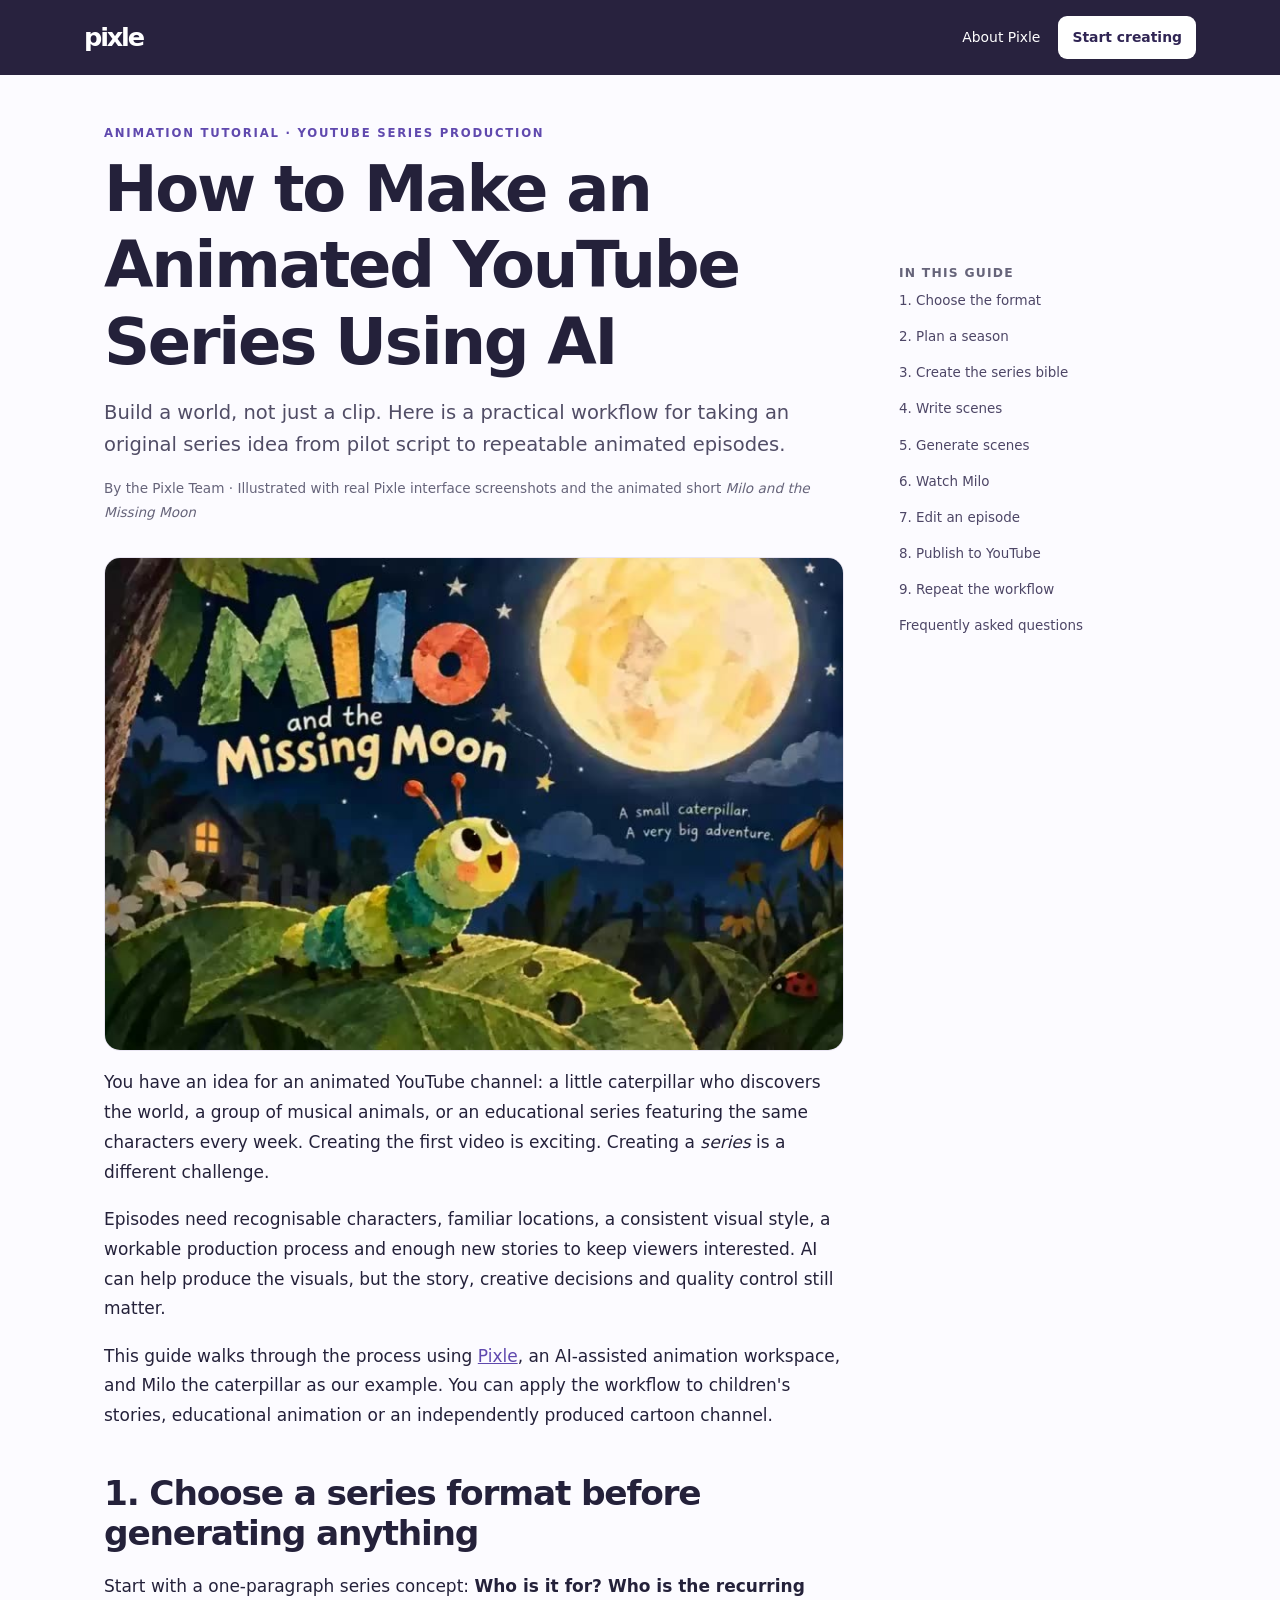
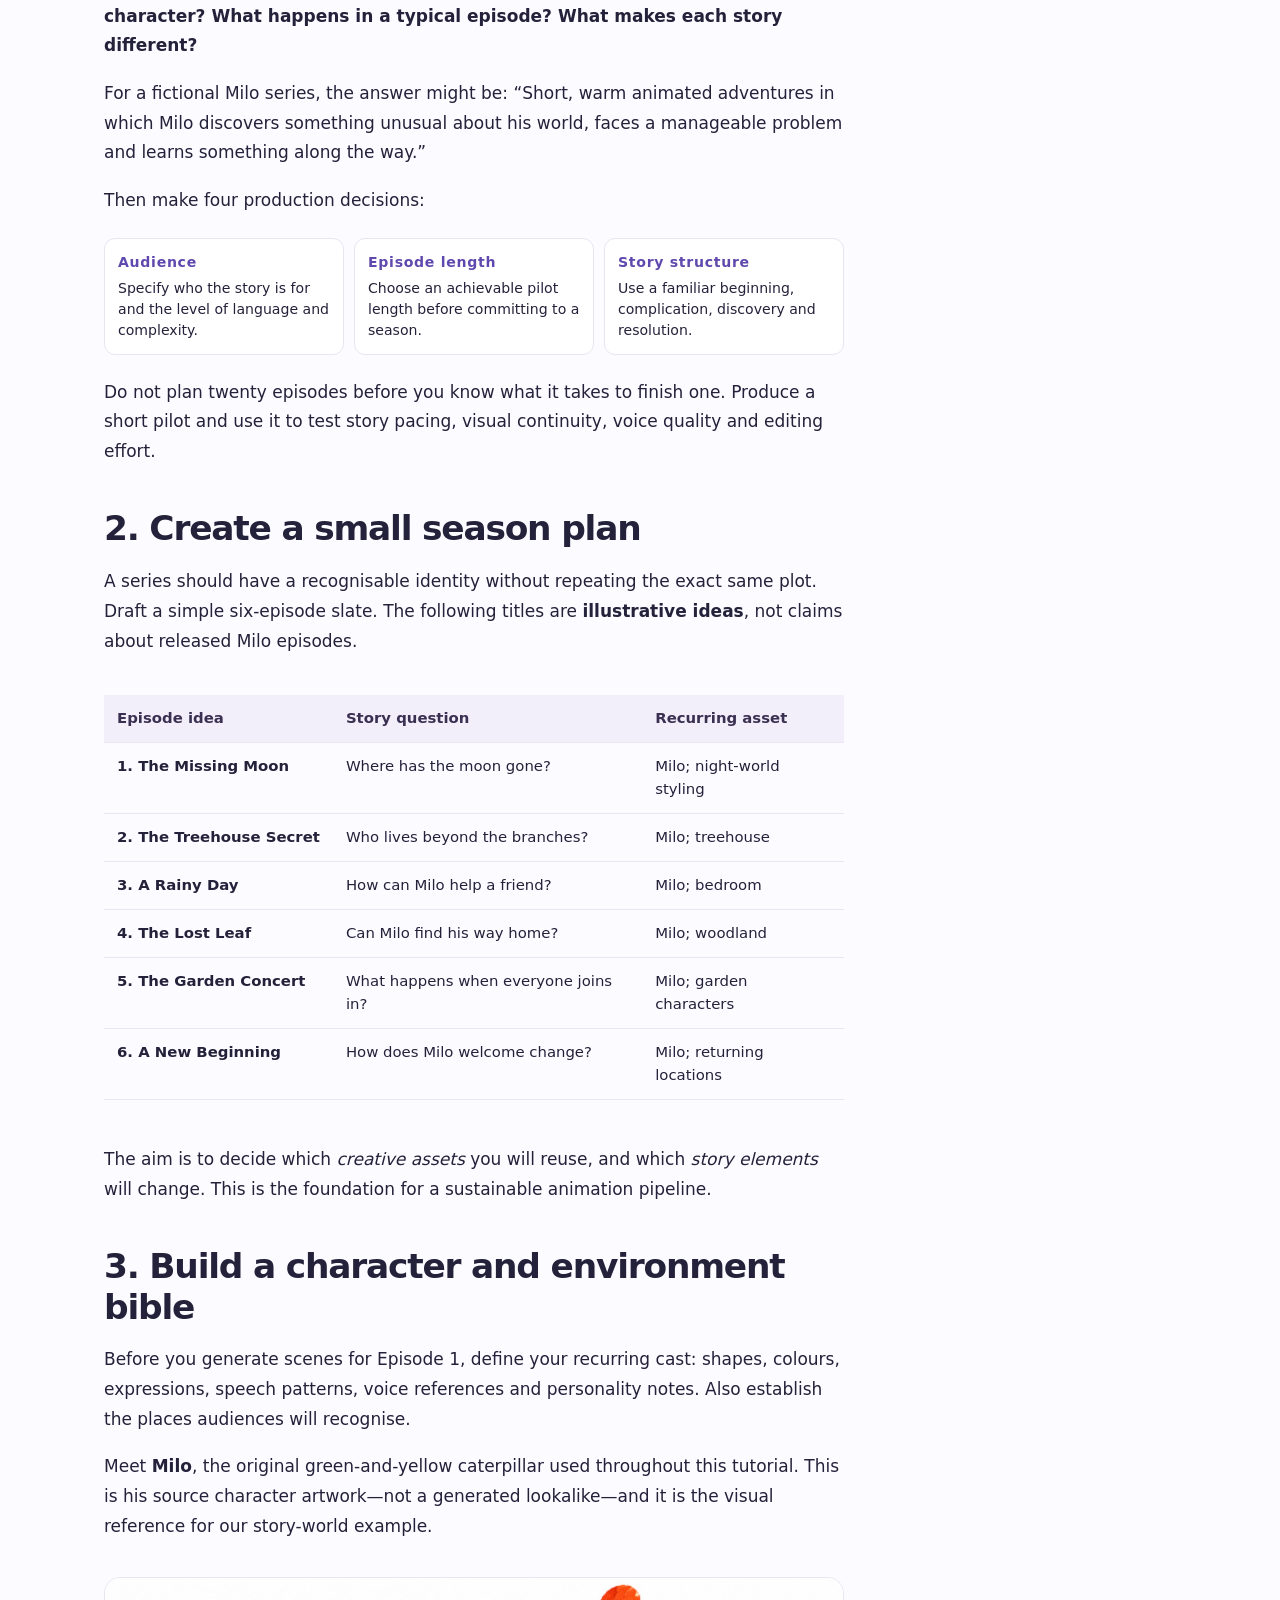
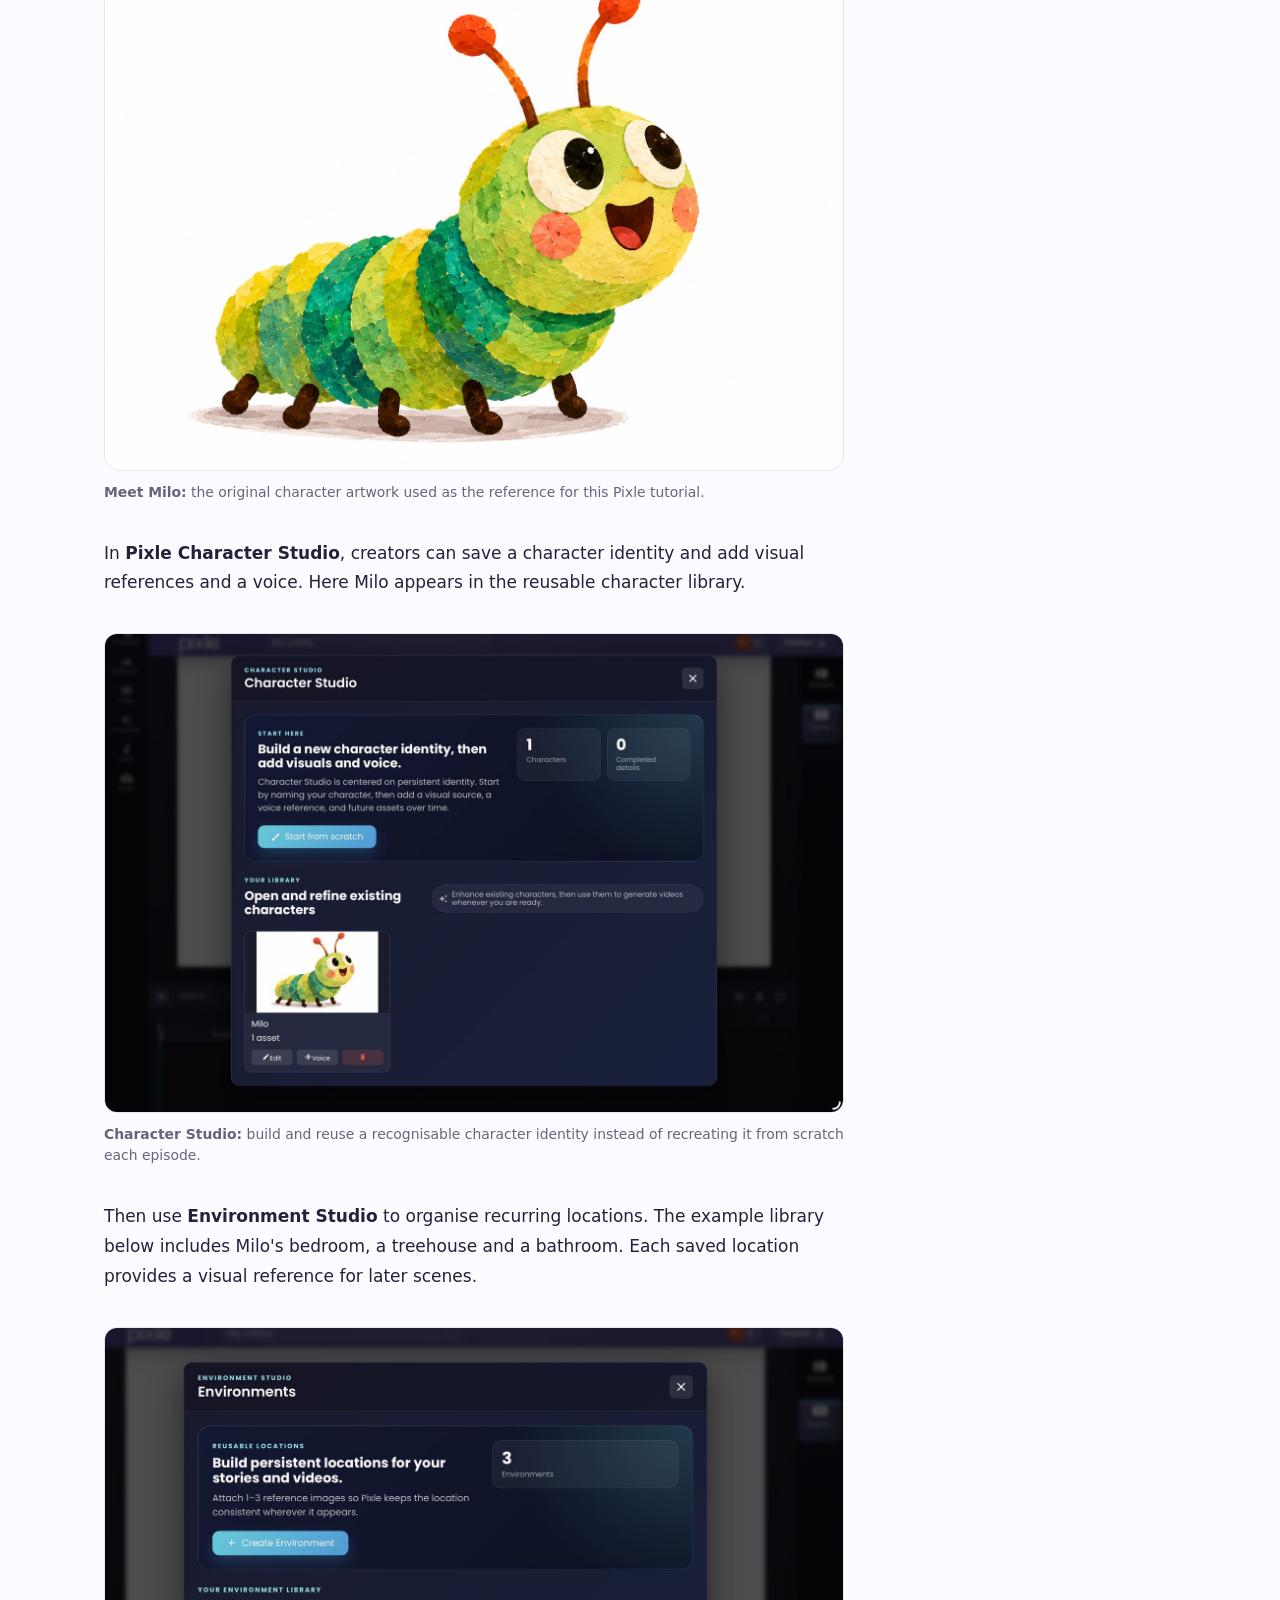
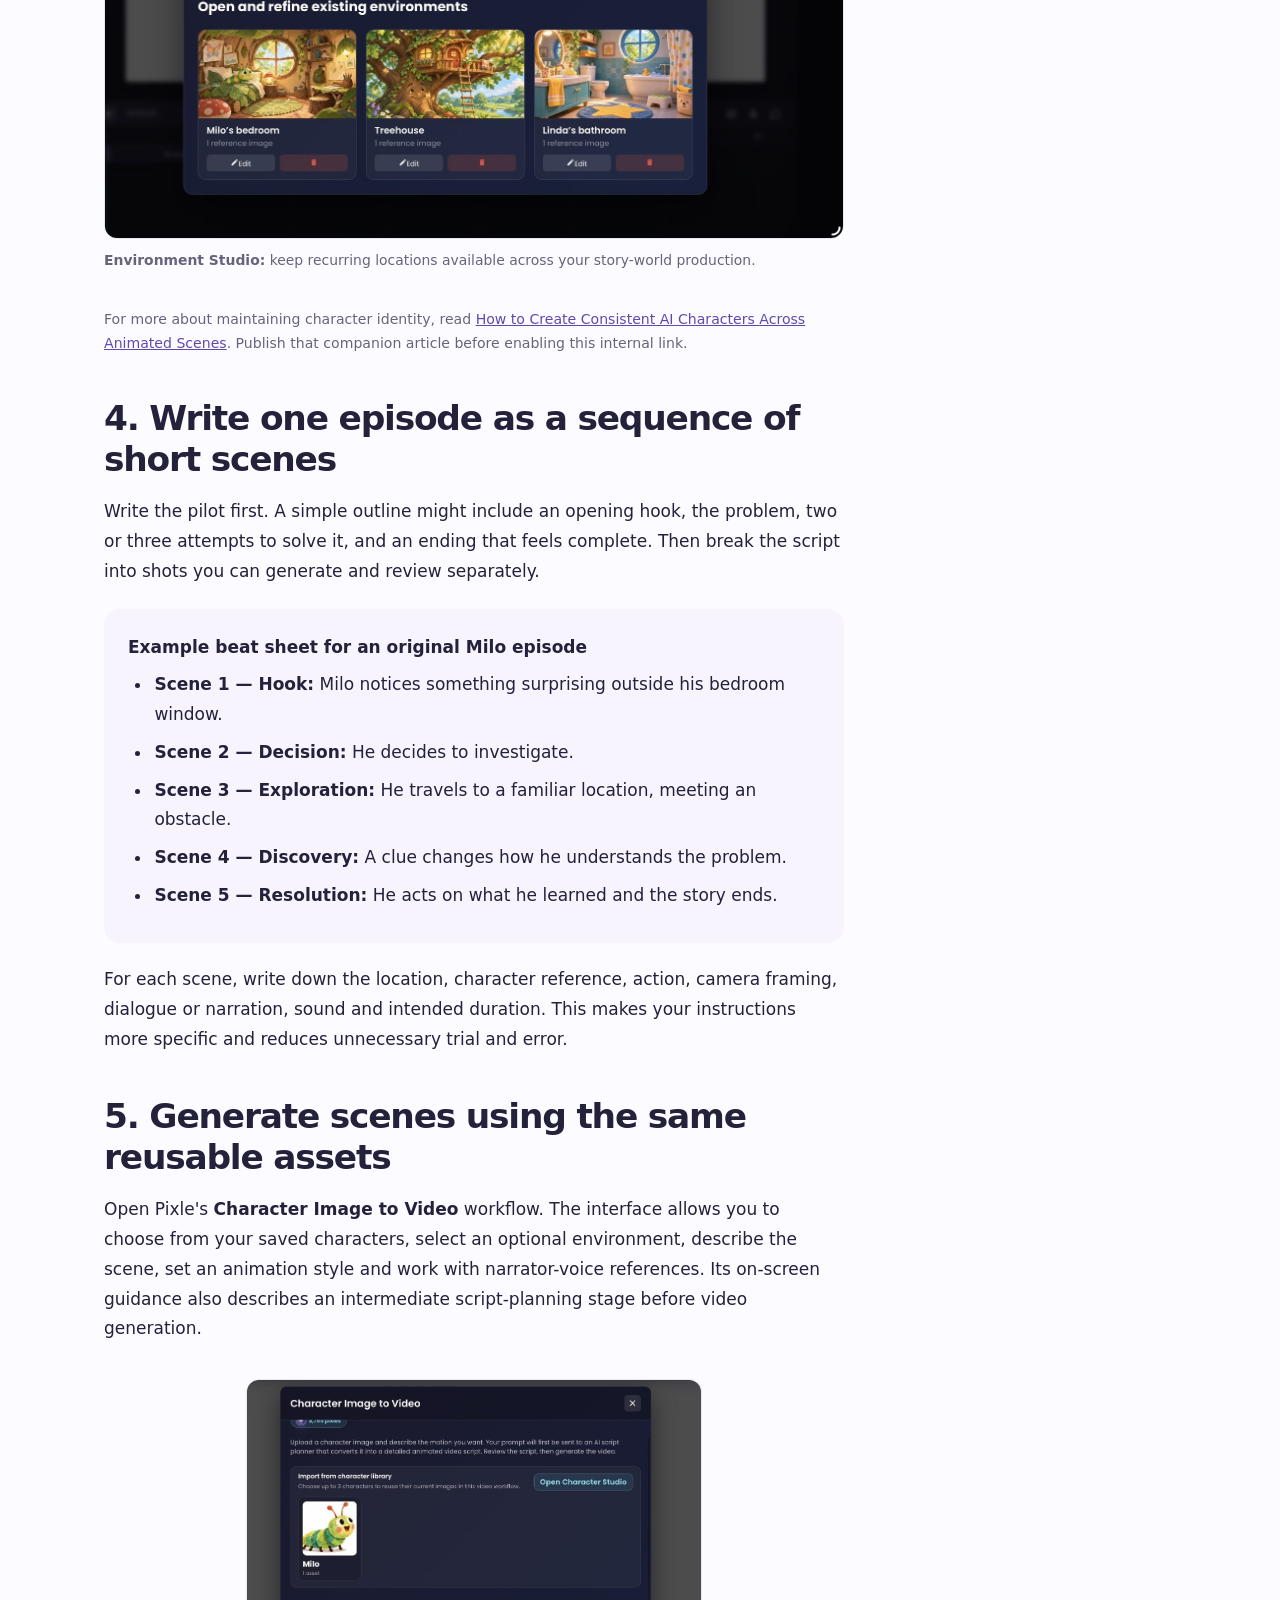
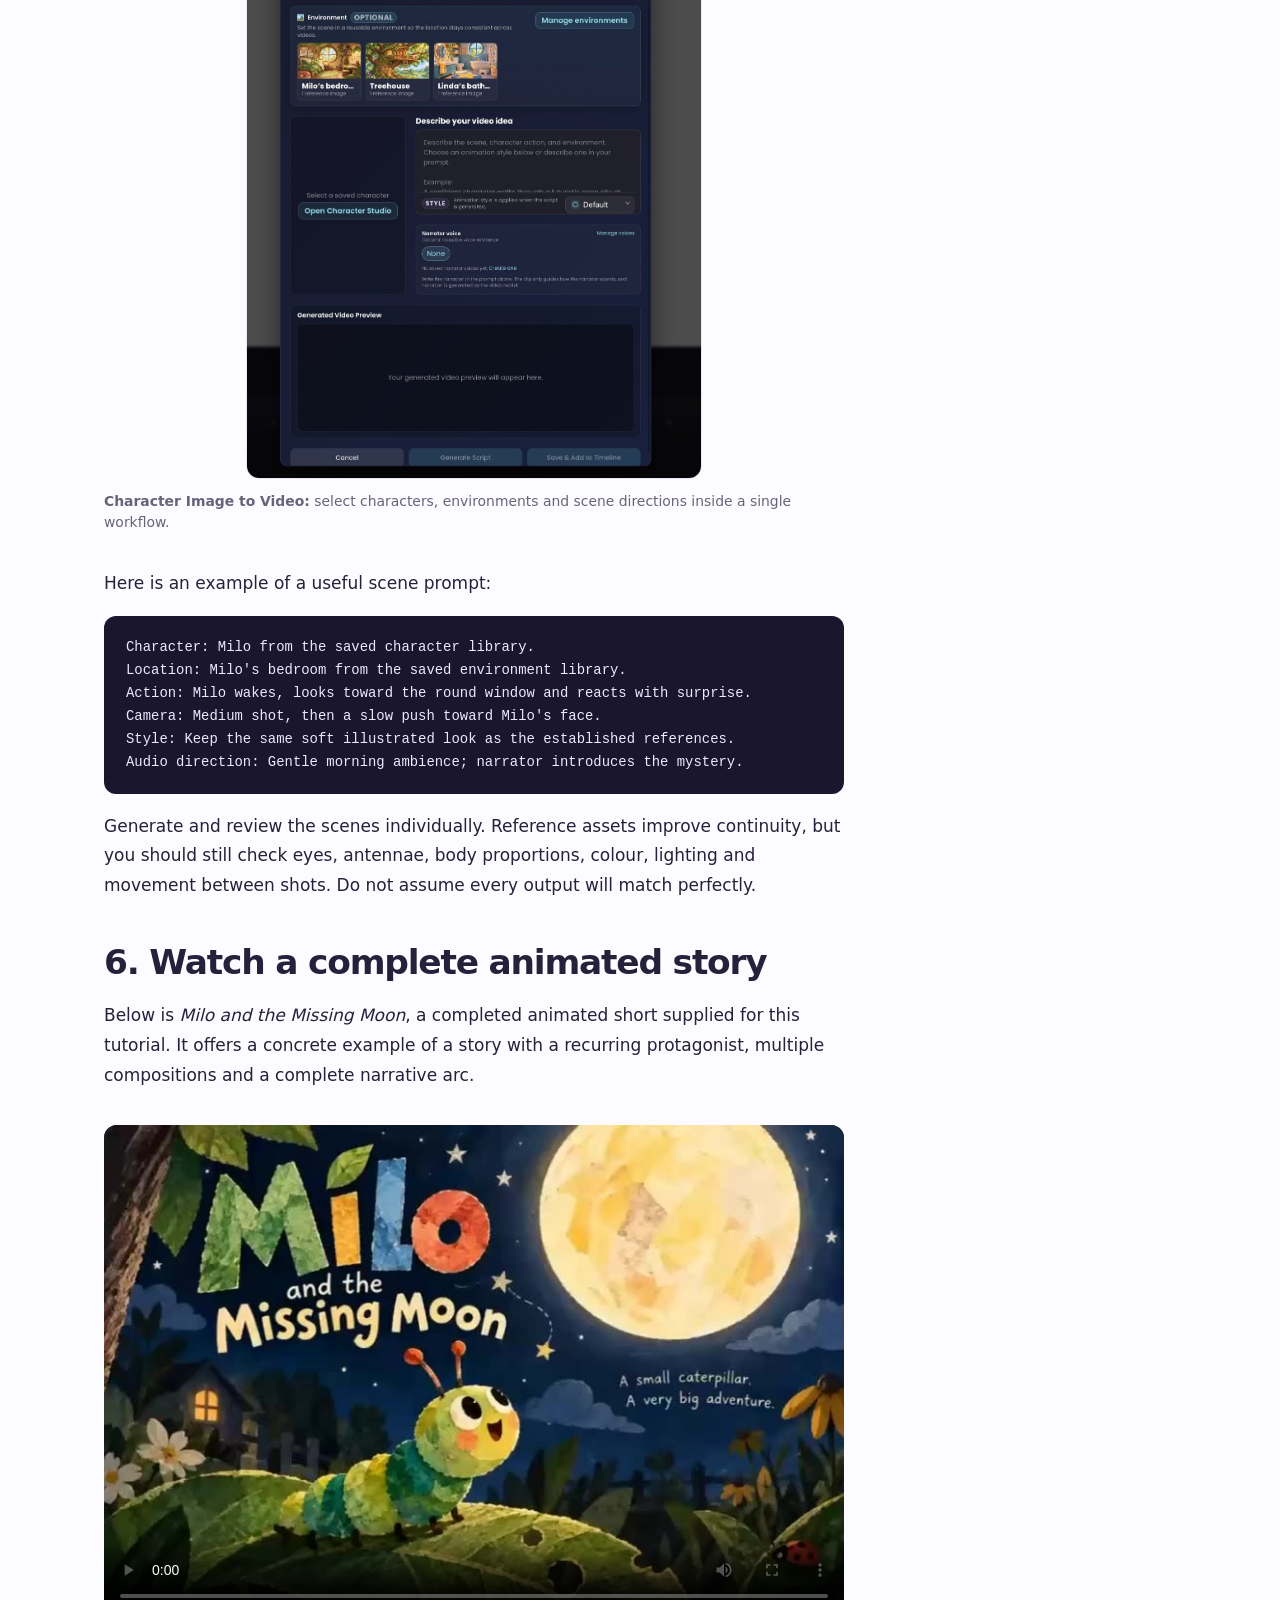
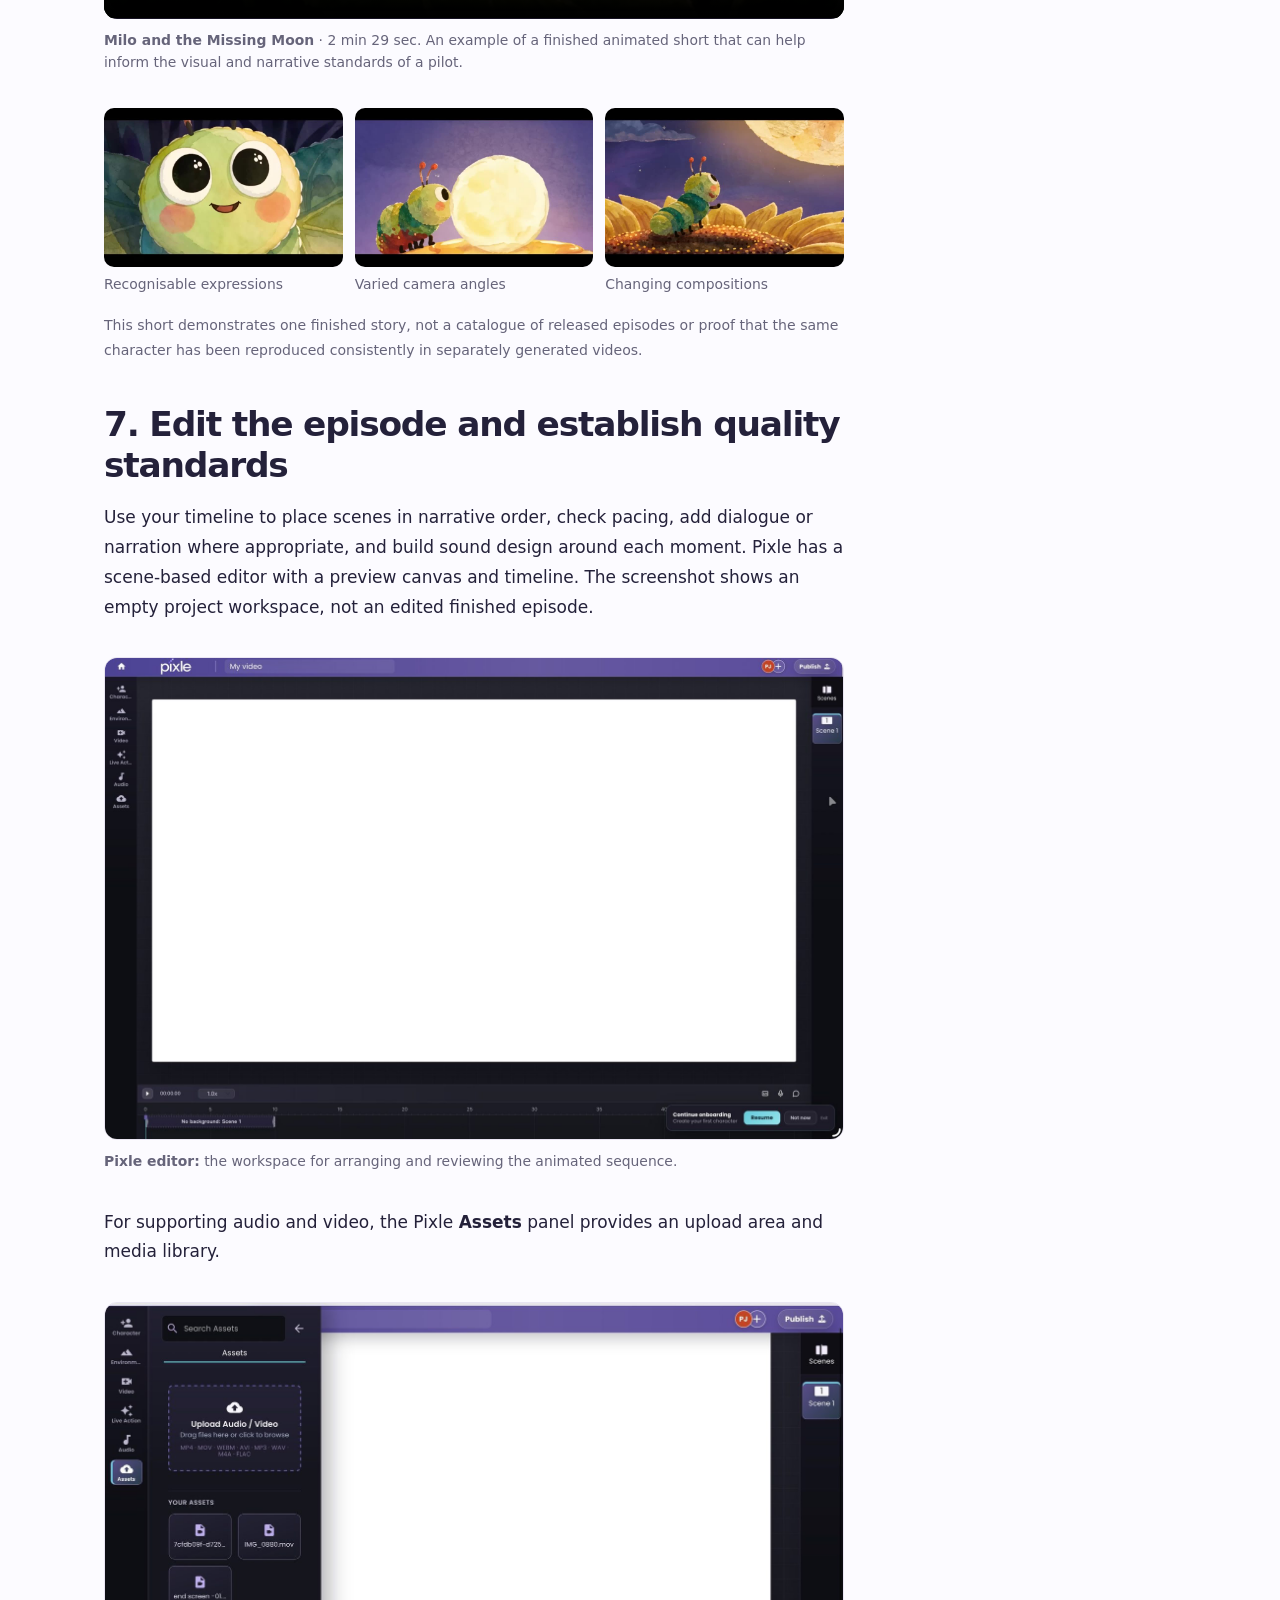
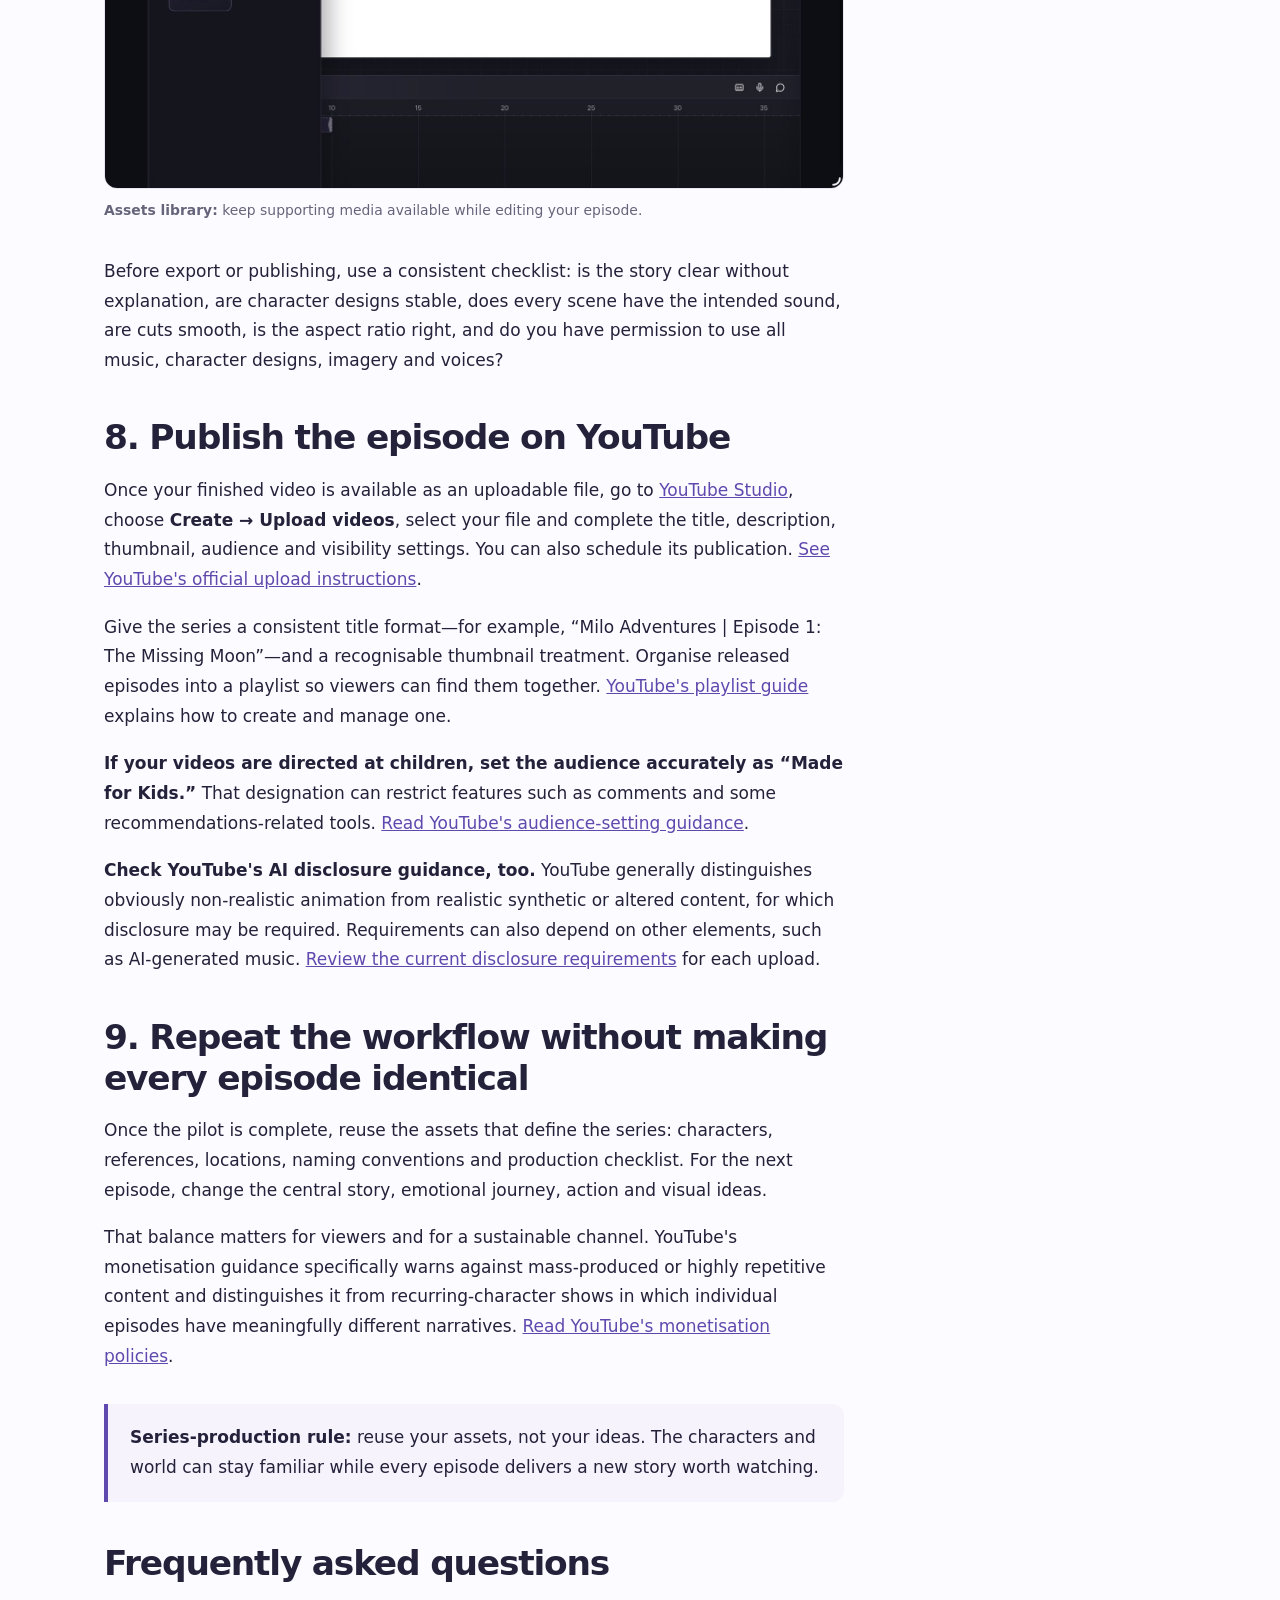
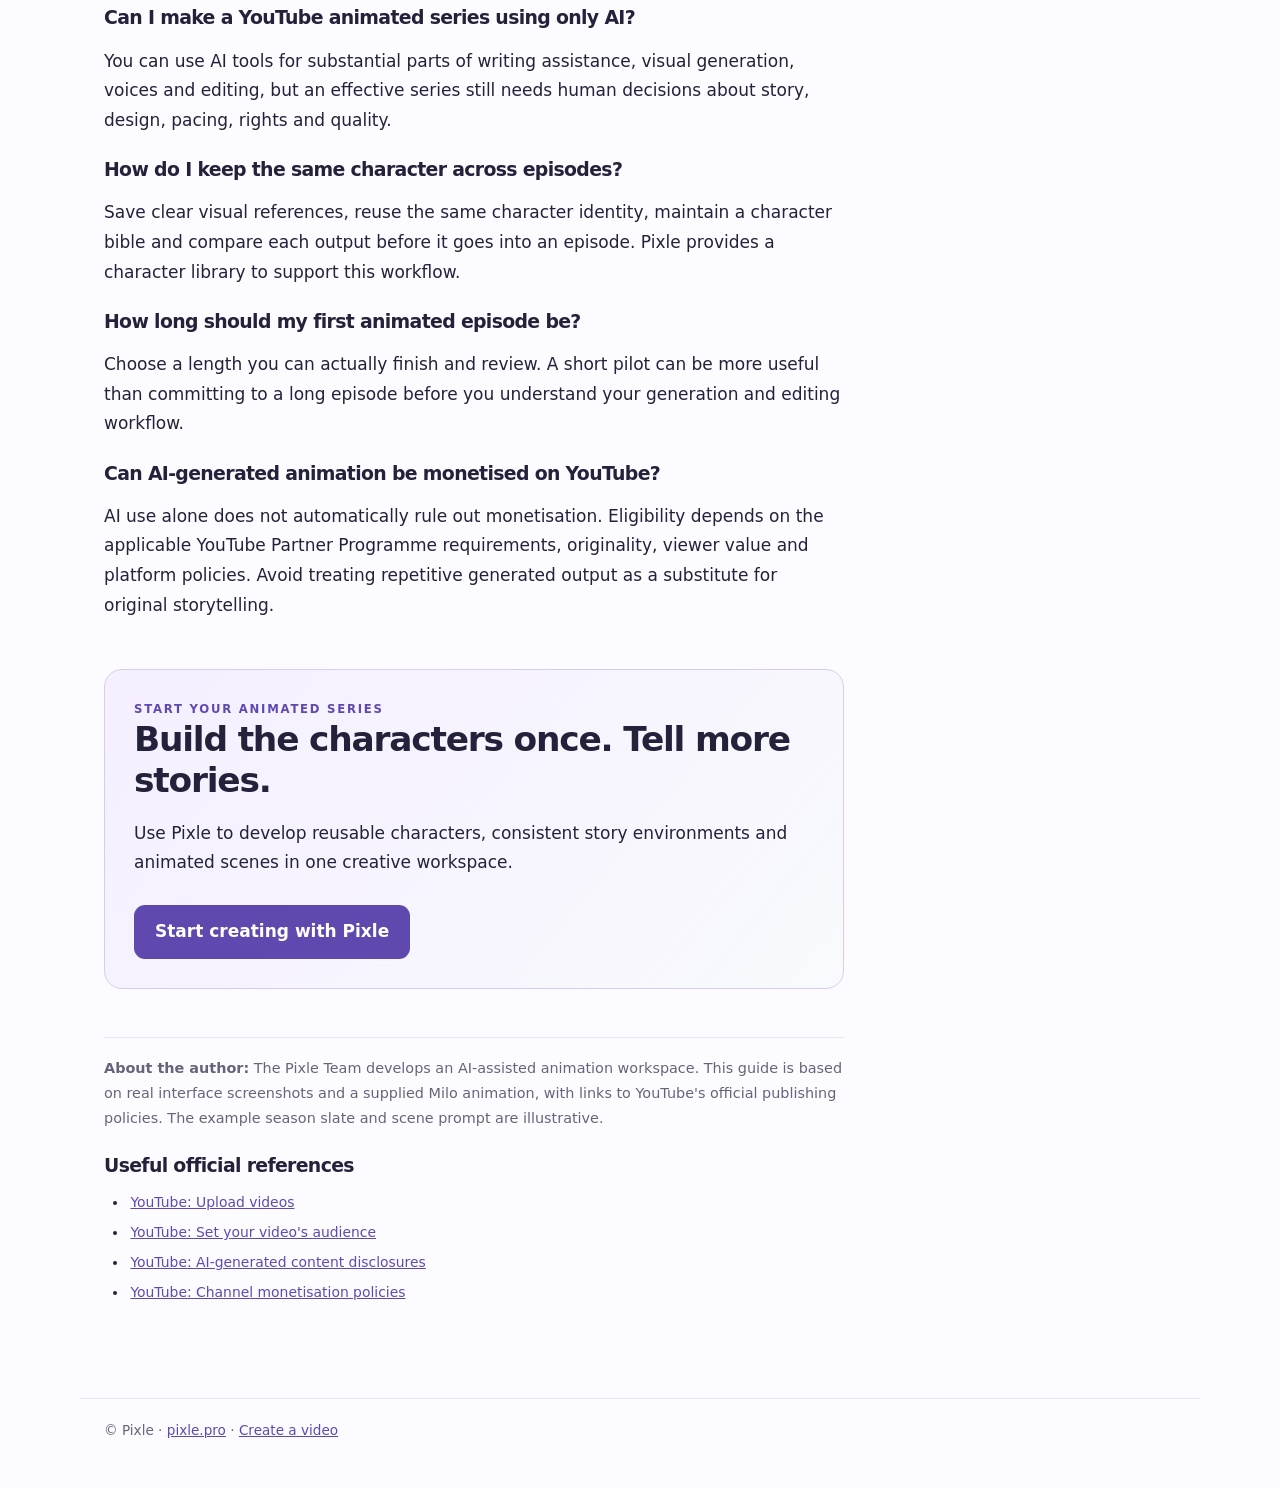
<file: assets/blog/pixle-blog-animated-youtube-series/index.html>
<!doctype html>
<html lang="en">
<head>
  <meta charset="utf-8">
  <meta name="viewport" content="width=device-width, initial-scale=1">
  <title>How to Make an Animated YouTube Series Using AI | Pixle</title>
  <meta name="description" content="Learn how to plan, create and publish an animated YouTube series using AI. A practical episode workflow with reusable characters, environments and Pixle screenshots.">
  <meta name="robots" content="index,follow">
  <link rel="canonical" href="https://www.pixle.pro/blog/ai-animated-youtube-series">
  <meta property="og:type" content="article">
  <meta property="og:title" content="How to Make an Animated YouTube Series Using AI">
  <meta property="og:description" content="From your first character and story bible to finished episodes: a practical animation-series workflow using Pixle.">
  <meta property="og:url" content="https://www.pixle.pro/blog/ai-animated-youtube-series">
  <meta property="og:image" content="https://www.pixle.pro/blog/ai-animated-youtube-series/assets/milo-missing-moon-poster.jpg">
  <script type="application/ld+json">{"@context":"https://schema.org","@type":"BlogPosting","headline":"How to Make an Animated YouTube Series Using AI","description":"A practical step-by-step guide to planning, creating and publishing an animated YouTube series using AI, using Pixle and a Milo animation as a worked example.","author":{"@type":"Organization","name":"Pixle Team"},"publisher":{"@type":"Organization","name":"Pixle","url":"https://www.pixle.pro"},"mainEntityOfPage":"https://www.pixle.pro/blog/ai-animated-youtube-series","image":"https://www.pixle.pro/blog/ai-animated-youtube-series/assets/milo-missing-moon-poster.jpg"}</script>
  <style>
    :root{color-scheme:light;--ink:#24213a;--soft:#66647a;--violet:#6049ae;--faint:#f6f3fd;--line:#e9e5f2;--page:#fcfbff;--aqua:#20bed5}
    *{box-sizing:border-box}html{scroll-behavior:smooth}body{margin:0;color:var(--ink);background:var(--page);font:17px/1.75 system-ui,-apple-system,BlinkMacSystemFont,"Segoe UI",sans-serif}a{color:var(--violet)}img{max-width:100%;height:auto;display:block}figure{margin:2.2rem 0}figcaption{font-size:.87rem;line-height:1.55;color:var(--soft);margin-top:.7rem}h1,h2,h3{line-height:1.19;letter-spacing:-.035em}h1{font-size:clamp(2.3rem,5vw,4rem);margin:.5rem 0 1.1rem}h2{font-size:clamp(1.65rem,3vw,2.15rem);margin:2.6rem 0 1rem;scroll-margin-top:86px}h3{font-size:1.18rem;margin:1.4rem 0 .5rem}p{margin:1.1rem 0}li{padding-left:.15rem;margin:.5rem 0}ul,ol{padding-left:1.5rem}
    .topbar{background:#28223e;color:#fff}.topbar-inner{max-width:1160px;margin:auto;display:flex;align-items:center;justify-content:space-between;padding:15px 24px;gap:12px}.wordmark{color:#fff;text-decoration:none;font-size:1.6rem;font-weight:650;letter-spacing:-.085em}.topbar nav{display:flex;gap:18px;align-items:center;font-size:.87rem}.topbar nav a{color:#fff;text-decoration:none}.topbar nav .action{background:#fff;color:#302554;padding:9px 14px;border-radius:9px;font-weight:700}
    .layout{max-width:1120px;margin:auto;display:grid;grid-template-columns:minmax(0,740px) 230px;gap:55px;padding:48px 24px 80px}.eyebrow{text-transform:uppercase;letter-spacing:.15em;font-size:.73rem;font-weight:800;color:var(--violet)}.dek{font-size:1.22rem;line-height:1.6;color:#514d66}.byline{color:var(--soft);font-size:.85rem;margin:1rem 0 2rem}.hero-img{width:100%;border-radius:16px;border:1px solid var(--line)}.toc{position:sticky;top:28px;align-self:start;padding-top:140px;font-size:.84rem;line-height:1.5}.toc strong{font-size:.77rem;text-transform:uppercase;letter-spacing:.1em;color:var(--soft)}.toc a{display:block;padding:8px 0;text-decoration:none;color:#4d4666}.toc a:hover{text-decoration:underline}.screenshot{border-radius:13px;border:1px solid var(--line);background:#131021}.screenshot.tall{max-height:700px;width:auto;margin:auto}.tip{background:var(--faint);border-left:4px solid var(--violet);padding:16px 22px;margin:2rem 0;border-radius:0 12px 12px 0}.tip p{margin:.2rem 0}.vid{width:100%;height:auto;aspect-ratio:3/2;border-radius:13px;background:#171323;display:block}.mini-grid{display:grid;grid-template-columns:repeat(3,1fr);gap:12px}.mini-grid figure{margin:0}.mini-grid img{width:100%;aspect-ratio:3/2;object-fit:cover;border-radius:10px}.mini-grid figcaption{margin-top:.4rem}.callout{border:1px solid #d8cdee;border-radius:18px;padding:29px;background:linear-gradient(130deg,#f5efff,#f8fafd);margin:3rem 0}.callout h2{margin:0 0 .5rem}.cta{display:inline-block;background:var(--violet);padding:12px 21px;border-radius:11px;color:white;text-decoration:none;font-weight:700;margin-top:.6rem}.cta:hover{background:#493287}.note{font-size:.88rem;color:var(--soft)}footer{border-top:1px solid var(--line);max-width:1120px;margin:0 auto;padding:20px 24px 45px;color:var(--soft);font-size:.85rem}
    @media(max-width:950px){.layout{grid-template-columns:1fr;max-width:790px}.toc{display:none}}@media(max-width:560px){.layout{padding:27px 18px 55px}.topbar-inner{padding:12px 18px}.topbar nav{gap:10px}.topbar nav .secondary{display:none}.mini-grid{grid-template-columns:1fr 1fr}.mini-grid figure:last-child{grid-column:span 2}.mini-grid figure:last-child img{aspect-ratio:2/1}.callout{padding:20px}}
  
    .episode-table{width:100%;border-collapse:collapse;margin:1.3rem 0 1.7rem;font-size:.93rem;line-height:1.55}.episode-table th,.episode-table td{text-align:left;vertical-align:top;padding:12px 13px;border-bottom:1px solid var(--line)}.episode-table th{color:#393052;background:#f3effa}.episode-table td:first-child{font-weight:700;white-space:nowrap}.tablewrap{width:100%;overflow-x:auto}.steps{display:grid;grid-template-columns:repeat(3,1fr);gap:10px;margin:1.4rem 0}.steps div{border:1px solid var(--line);background:white;padding:13px;border-radius:11px;font-size:.88rem;line-height:1.5}.steps b{display:block;color:#6049ae;letter-spacing:.05em;margin-bottom:5px}.prompt{background:#19162e;color:#eee8ff;border-radius:12px;padding:20px 22px;white-space:pre-wrap;font: .87rem/1.65 ui-monospace,SFMono-Regular,Consolas,monospace;overflow-x:auto}.subline{font-size:.9rem;color:var(--soft);border-top:1px solid var(--line);padding-top:18px}.sources{font-size:.87rem}.sources li{margin:.35rem 0}.cta-small{font-weight:750}.kicker{display:inline-block;padding:6px 11px;background:#f2effa;color:#59439a;border-radius:20px;font-size:.75rem;font-weight:750;margin:0 6px 9px 0}.compare{padding:24px;border-radius:16px;background:#f7f4fe;margin:1.4rem 0}.compare p{margin:0 0 8px}.compare ul{margin:8px 0 0}
    @media(max-width:600px){.steps{grid-template-columns:1fr}.episode-table{font-size:.82rem}.episode-table th,.episode-table td{padding:9px 8px}}
</style>
</head>
<body>
  <header class="topbar"><div class="topbar-inner"><a class="wordmark" href="https://www.pixle.pro" aria-label="Pixle home">pixle</a><nav><a class="secondary" href="https://www.pixle.pro">About Pixle</a><a class="action" href="https://app.pixle.pro?utm_source=blog&amp;utm_medium=article&amp;utm_campaign=youtube_series">Start creating</a></nav></div></header>
  <div class="layout"><main><article>
    <header>
      <div class="eyebrow">Animation tutorial · YouTube series production</div>
      <h1>How to Make an Animated YouTube Series Using AI</h1>
      <p class="dek">Build a world, not just a clip. Here is a practical workflow for taking an original series idea from pilot script to repeatable animated episodes.</p>
      <p class="byline">By the Pixle Team · Illustrated with real Pixle interface screenshots and the animated short <em>Milo and the Missing Moon</em></p>
      <img class="hero-img" src="assets/milo-missing-moon-poster.jpg" alt="Opening title image from the animated short Milo and the Missing Moon" width="768" height="512" fetchpriority="high">
    </header>

    <p>You have an idea for an animated YouTube channel: a little caterpillar who discovers the world, a group of musical animals, or an educational series featuring the same characters every week. Creating the first video is exciting. Creating a <em>series</em> is a different challenge.</p>
    <p>Episodes need recognisable characters, familiar locations, a consistent visual style, a workable production process and enough new stories to keep viewers interested. AI can help produce the visuals, but the story, creative decisions and quality control still matter.</p>
    <p>This guide walks through the process using <a href="https://www.pixle.pro">Pixle</a>, an AI-assisted animation workspace, and Milo the caterpillar as our example. You can apply the workflow to children's stories, educational animation or an independently produced cartoon channel.</p>

    <h2 id="format">1. Choose a series format before generating anything</h2>
    <p>Start with a one-paragraph series concept: <strong>Who is it for? Who is the recurring character? What happens in a typical episode? What makes each story different?</strong></p>
    <p>For a fictional Milo series, the answer might be: “Short, warm animated adventures in which Milo discovers something unusual about his world, faces a manageable problem and learns something along the way.”</p>
    <p>Then make four production decisions:</p>
    <div class="steps"><div><b>Audience</b>Specify who the story is for and the level of language and complexity.</div><div><b>Episode length</b>Choose an achievable pilot length before committing to a season.</div><div><b>Story structure</b>Use a familiar beginning, complication, discovery and resolution.</div></div>
    <p>Do not plan twenty episodes before you know what it takes to finish one. Produce a short pilot and use it to test story pacing, visual continuity, voice quality and editing effort.</p>

    <h2 id="season">2. Create a small season plan</h2>
    <p>A series should have a recognisable identity without repeating the exact same plot. Draft a simple six-episode slate. The following titles are <strong>illustrative ideas</strong>, not claims about released Milo episodes.</p>
    <div class="tablewrap"><table class="episode-table"><thead><tr><th>Episode idea</th><th>Story question</th><th>Recurring asset</th></tr></thead><tbody>
      <tr><td>1. The Missing Moon</td><td>Where has the moon gone?</td><td>Milo; night-world styling</td></tr>
      <tr><td>2. The Treehouse Secret</td><td>Who lives beyond the branches?</td><td>Milo; treehouse</td></tr>
      <tr><td>3. A Rainy Day</td><td>How can Milo help a friend?</td><td>Milo; bedroom</td></tr>
      <tr><td>4. The Lost Leaf</td><td>Can Milo find his way home?</td><td>Milo; woodland</td></tr>
      <tr><td>5. The Garden Concert</td><td>What happens when everyone joins in?</td><td>Milo; garden characters</td></tr>
      <tr><td>6. A New Beginning</td><td>How does Milo welcome change?</td><td>Milo; returning locations</td></tr>
    </tbody></table></div>
    <p>The aim is to decide which <em>creative assets</em> you will reuse, and which <em>story elements</em> will change. This is the foundation for a sustainable animation pipeline.</p>

    <h2 id="bible">3. Build a character and environment bible</h2>
    <p>Before you generate scenes for Episode 1, define your recurring cast: shapes, colours, expressions, speech patterns, voice references and personality notes. Also establish the places audiences will recognise.</p>
    <p>Meet <strong>Milo</strong>, the original green-and-yellow caterpillar used throughout this tutorial. This is his source character artwork—not a generated lookalike—and it is the visual reference for our story-world example.</p>
    <figure><img class="hero-img" src="assets/milo-original-character.jpg" loading="lazy" alt="Original Milo caterpillar character artwork with a green and yellow body, large eyes and orange antennae" width="1536" height="1024"><figcaption><strong>Meet Milo:</strong> the original character artwork used as the reference for this Pixle tutorial.</figcaption></figure>
    <p>In <strong>Pixle Character Studio</strong>, creators can save a character identity and add visual references and a voice. Here Milo appears in the reusable character library.</p>
    <figure><img class="screenshot" src="assets/character-studio-milo.jpg" loading="lazy" alt="Pixle Character Studio showing Milo saved as a reusable caterpillar character with edit and voice controls" width="1500" height="970"><figcaption><strong>Character Studio:</strong> build and reuse a recognisable character identity instead of recreating it from scratch each episode.</figcaption></figure>
    <p>Then use <strong>Environment Studio</strong> to organise recurring locations. The example library below includes Milo's bedroom, a treehouse and a bathroom. Each saved location provides a visual reference for later scenes.</p>
    <figure><img class="screenshot" src="assets/environment-studio-milo.jpg" loading="lazy" alt="Pixle Environment Studio with reusable Milo bedroom, treehouse and bathroom locations" width="1500" height="1037"><figcaption><strong>Environment Studio:</strong> keep recurring locations available across your story-world production.</figcaption></figure>
    <p class="note">For more about maintaining character identity, read <a href="https://www.pixle.pro/blog/consistent-ai-characters">How to Create Consistent AI Characters Across Animated Scenes</a>. Publish that companion article before enabling this internal link.</p>

    <h2 id="script">4. Write one episode as a sequence of short scenes</h2>
    <p>Write the pilot first. A simple outline might include an opening hook, the problem, two or three attempts to solve it, and an ending that feels complete. Then break the script into shots you can generate and review separately.</p>
    <div class="compare"><p><strong>Example beat sheet for an original Milo episode</strong></p><ul><li><strong>Scene 1 — Hook:</strong> Milo notices something surprising outside his bedroom window.</li><li><strong>Scene 2 — Decision:</strong> He decides to investigate.</li><li><strong>Scene 3 — Exploration:</strong> He travels to a familiar location, meeting an obstacle.</li><li><strong>Scene 4 — Discovery:</strong> A clue changes how he understands the problem.</li><li><strong>Scene 5 — Resolution:</strong> He acts on what he learned and the story ends.</li></ul></div>
    <p>For each scene, write down the location, character reference, action, camera framing, dialogue or narration, sound and intended duration. This makes your instructions more specific and reduces unnecessary trial and error.</p>

    <h2 id="generate">5. Generate scenes using the same reusable assets</h2>
    <p>Open Pixle's <strong>Character Image to Video</strong> workflow. The interface allows you to choose from your saved characters, select an optional environment, describe the scene, set an animation style and work with narrator-voice references. Its on-screen guidance also describes an intermediate script-planning stage before video generation.</p>
    <figure><img class="screenshot tall" src="assets/character-image-to-video-workflow.jpg" loading="lazy" alt="Pixle Character Image to Video workflow with Milo, saved locations, a prompt area, style selector, narrator voice and video preview" width="1101" height="1690"><figcaption><strong>Character Image to Video:</strong> select characters, environments and scene directions inside a single workflow.</figcaption></figure>
    <p>Here is an example of a useful scene prompt:</p>
    <pre class="prompt">Character: Milo from the saved character library.
Location: Milo's bedroom from the saved environment library.
Action: Milo wakes, looks toward the round window and reacts with surprise.
Camera: Medium shot, then a slow push toward Milo's face.
Style: Keep the same soft illustrated look as the established references.
Audio direction: Gentle morning ambience; narrator introduces the mystery.</pre>
    <p>Generate and review the scenes individually. Reference assets improve continuity, but you should still check eyes, antennae, body proportions, colour, lighting and movement between shots. Do not assume every output will match perfectly.</p>

    <h2 id="example">6. Watch a complete animated story</h2>
    <p>Below is <em>Milo and the Missing Moon</em>, a completed animated short supplied for this tutorial. It offers a concrete example of a story with a recurring protagonist, multiple compositions and a complete narrative arc.</p>
    <figure><video class="vid" controls playsinline preload="metadata" poster="assets/milo-missing-moon-poster.jpg" aria-label="Milo and the Missing Moon, an animated short film"><source src="assets/milo-and-the-missing-moon.mp4" type="video/mp4">Your browser does not support embedded video playback.</video><figcaption><strong>Milo and the Missing Moon</strong> · 2 min 29 sec. An example of a finished animated short that can help inform the visual and narrative standards of a pilot.</figcaption></figure>
    <div class="mini-grid">
      <figure><img src="assets/milo-closeup.jpg" loading="lazy" alt="Close-up of Milo's expressive green caterpillar face" width="768" height="512"><figcaption>Recognisable expressions</figcaption></figure>
      <figure><img src="assets/milo-moon-scene.jpg" loading="lazy" alt="Milo shown from a different viewpoint in a moonlit scene" width="768" height="512"><figcaption>Varied camera angles</figcaption></figure>
      <figure><img src="assets/milo-sunflower-scene.jpg" loading="lazy" alt="Milo positioned on a sunflower in another scene" width="768" height="512"><figcaption>Changing compositions</figcaption></figure>
    </div>
    <p class="note">This short demonstrates one finished story, not a catalogue of released episodes or proof that the same character has been reproduced consistently in separately generated videos.</p>

    <h2 id="edit">7. Edit the episode and establish quality standards</h2>
    <p>Use your timeline to place scenes in narrative order, check pacing, add dialogue or narration where appropriate, and build sound design around each moment. Pixle has a scene-based editor with a preview canvas and timeline. The screenshot shows an empty project workspace, not an edited finished episode.</p>
    <figure><img class="screenshot" src="assets/pixle-timeline-editor.jpg" loading="lazy" alt="Pixle editor workspace with preview canvas, scene panel and timeline for organising an animated episode" width="1500" height="976"><figcaption><strong>Pixle editor:</strong> the workspace for arranging and reviewing the animated sequence.</figcaption></figure>
    <p>For supporting audio and video, the Pixle <strong>Assets</strong> panel provides an upload area and media library.</p>
    <figure><img class="screenshot" src="assets/pixle-assets-library.jpg" loading="lazy" alt="Pixle Assets panel showing upload audio and video area and stored media assets" width="1500" height="985"><figcaption><strong>Assets library:</strong> keep supporting media available while editing your episode.</figcaption></figure>
    <p>Before export or publishing, use a consistent checklist: is the story clear without explanation, are character designs stable, does every scene have the intended sound, are cuts smooth, is the aspect ratio right, and do you have permission to use all music, character designs, imagery and voices?</p>

    <h2 id="youtube">8. Publish the episode on YouTube</h2>
    <p>Once your finished video is available as an uploadable file, go to <a href="https://studio.youtube.com/" rel="noopener noreferrer">YouTube Studio</a>, choose <strong>Create → Upload videos</strong>, select your file and complete the title, description, thumbnail, audience and visibility settings. You can also schedule its publication. <a href="https://support.google.com/youtube/answer/57407" rel="noopener noreferrer">See YouTube's official upload instructions</a>.</p>
    <p>Give the series a consistent title format—for example, “Milo Adventures | Episode 1: The Missing Moon”—and a recognisable thumbnail treatment. Organise released episodes into a playlist so viewers can find them together. <a href="https://support.google.com/youtube/answer/57792" rel="noopener noreferrer">YouTube's playlist guide</a> explains how to create and manage one.</p>
    <p><strong>If your videos are directed at children, set the audience accurately as “Made for Kids.”</strong> That designation can restrict features such as comments and some recommendations-related tools. <a href="https://support.google.com/youtube/answer/9527654" rel="noopener noreferrer">Read YouTube's audience-setting guidance</a>.</p>
    <p><strong>Check YouTube's AI disclosure guidance, too.</strong> YouTube generally distinguishes obviously non-realistic animation from realistic synthetic or altered content, for which disclosure may be required. Requirements can also depend on other elements, such as AI-generated music. <a href="https://support.google.com/youtube/answer/14328491" rel="noopener noreferrer">Review the current disclosure requirements</a> for each upload.</p>

    <h2 id="repeat">9. Repeat the workflow without making every episode identical</h2>
    <p>Once the pilot is complete, reuse the assets that define the series: characters, references, locations, naming conventions and production checklist. For the next episode, change the central story, emotional journey, action and visual ideas.</p>
    <p>That balance matters for viewers and for a sustainable channel. YouTube's monetisation guidance specifically warns against mass-produced or highly repetitive content and distinguishes it from recurring-character shows in which individual episodes have meaningfully different narratives. <a href="https://support.google.com/youtube/answer/1311392" rel="noopener noreferrer">Read YouTube's monetisation policies</a>.</p>
    <div class="tip"><p><strong>Series-production rule:</strong> reuse your assets, not your ideas. The characters and world can stay familiar while every episode delivers a new story worth watching.</p></div>

    <h2 id="faq">Frequently asked questions</h2>
    <h3>Can I make a YouTube animated series using only AI?</h3>
    <p>You can use AI tools for substantial parts of writing assistance, visual generation, voices and editing, but an effective series still needs human decisions about story, design, pacing, rights and quality.</p>
    <h3>How do I keep the same character across episodes?</h3>
    <p>Save clear visual references, reuse the same character identity, maintain a character bible and compare each output before it goes into an episode. Pixle provides a character library to support this workflow.</p>
    <h3>How long should my first animated episode be?</h3>
    <p>Choose a length you can actually finish and review. A short pilot can be more useful than committing to a long episode before you understand your generation and editing workflow.</p>
    <h3>Can AI-generated animation be monetised on YouTube?</h3>
    <p>AI use alone does not automatically rule out monetisation. Eligibility depends on the applicable YouTube Partner Programme requirements, originality, viewer value and platform policies. Avoid treating repetitive generated output as a substitute for original storytelling.</p>

    <div class="callout"><div class="eyebrow">Start your animated series</div><h2>Build the characters once. Tell more stories.</h2><p>Use Pixle to develop reusable characters, consistent story environments and animated scenes in one creative workspace.</p><a class="cta" href="https://app.pixle.pro?utm_source=blog&amp;utm_medium=article&amp;utm_campaign=youtube_series">Start creating with Pixle</a></div>
    <p class="subline"><strong>About the author:</strong> The Pixle Team develops an AI-assisted animation workspace. This guide is based on real interface screenshots and a supplied Milo animation, with links to YouTube's official publishing policies. The example season slate and scene prompt are illustrative.</p>
    <h3>Useful official references</h3><ul class="sources"><li><a href="https://support.google.com/youtube/answer/57407">YouTube: Upload videos</a></li><li><a href="https://support.google.com/youtube/answer/9527654">YouTube: Set your video's audience</a></li><li><a href="https://support.google.com/youtube/answer/14328491">YouTube: AI-generated content disclosures</a></li><li><a href="https://support.google.com/youtube/answer/1311392">YouTube: Channel monetisation policies</a></li></ul>
  </article></main>
  <aside class="toc" aria-label="On this page"><strong>In this guide</strong><a href="#format">1. Choose the format</a><a href="#season">2. Plan a season</a><a href="#bible">3. Create the series bible</a><a href="#script">4. Write scenes</a><a href="#generate">5. Generate scenes</a><a href="#example">6. Watch Milo</a><a href="#edit">7. Edit an episode</a><a href="#youtube">8. Publish to YouTube</a><a href="#repeat">9. Repeat the workflow</a><a href="#faq">Frequently asked questions</a></aside>
  </div>
  <footer>© Pixle · <a href="https://www.pixle.pro">pixle.pro</a> · <a href="https://app.pixle.pro">Create a video</a></footer>
</body></html>
</file>
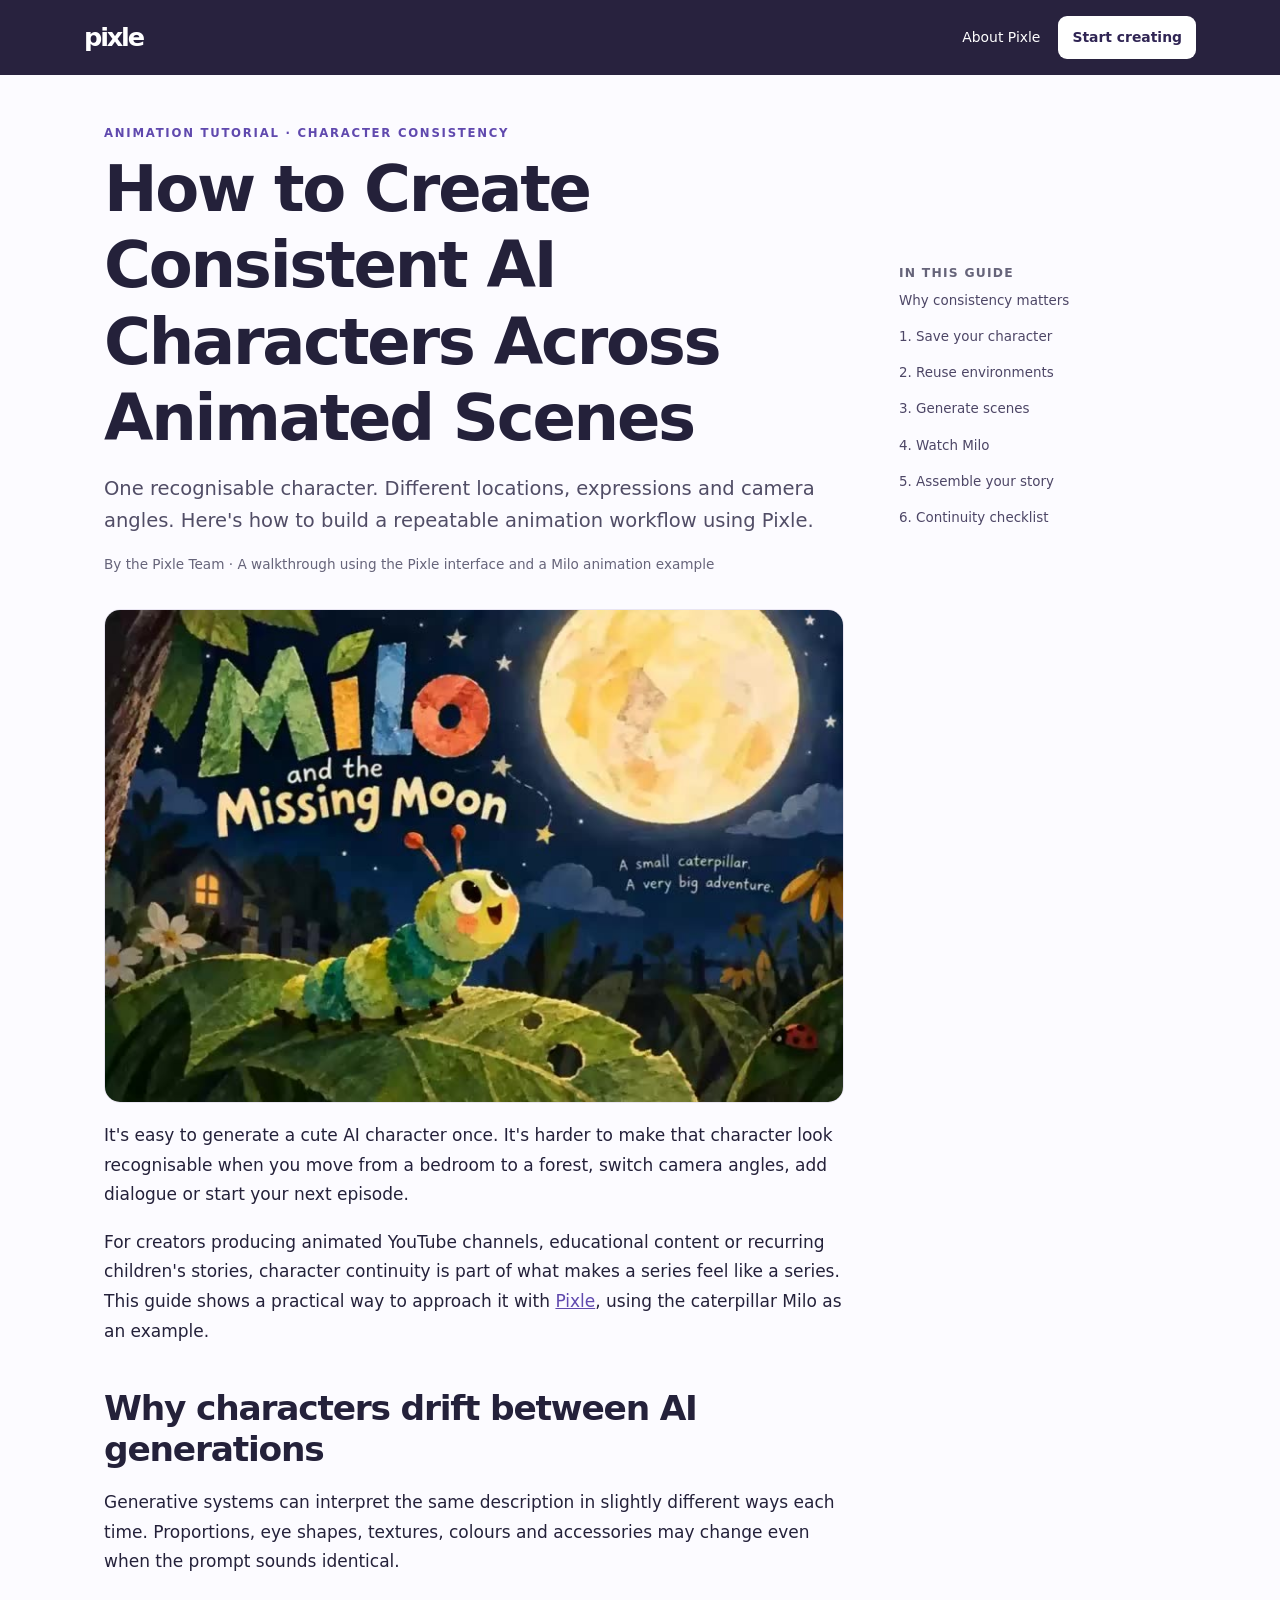
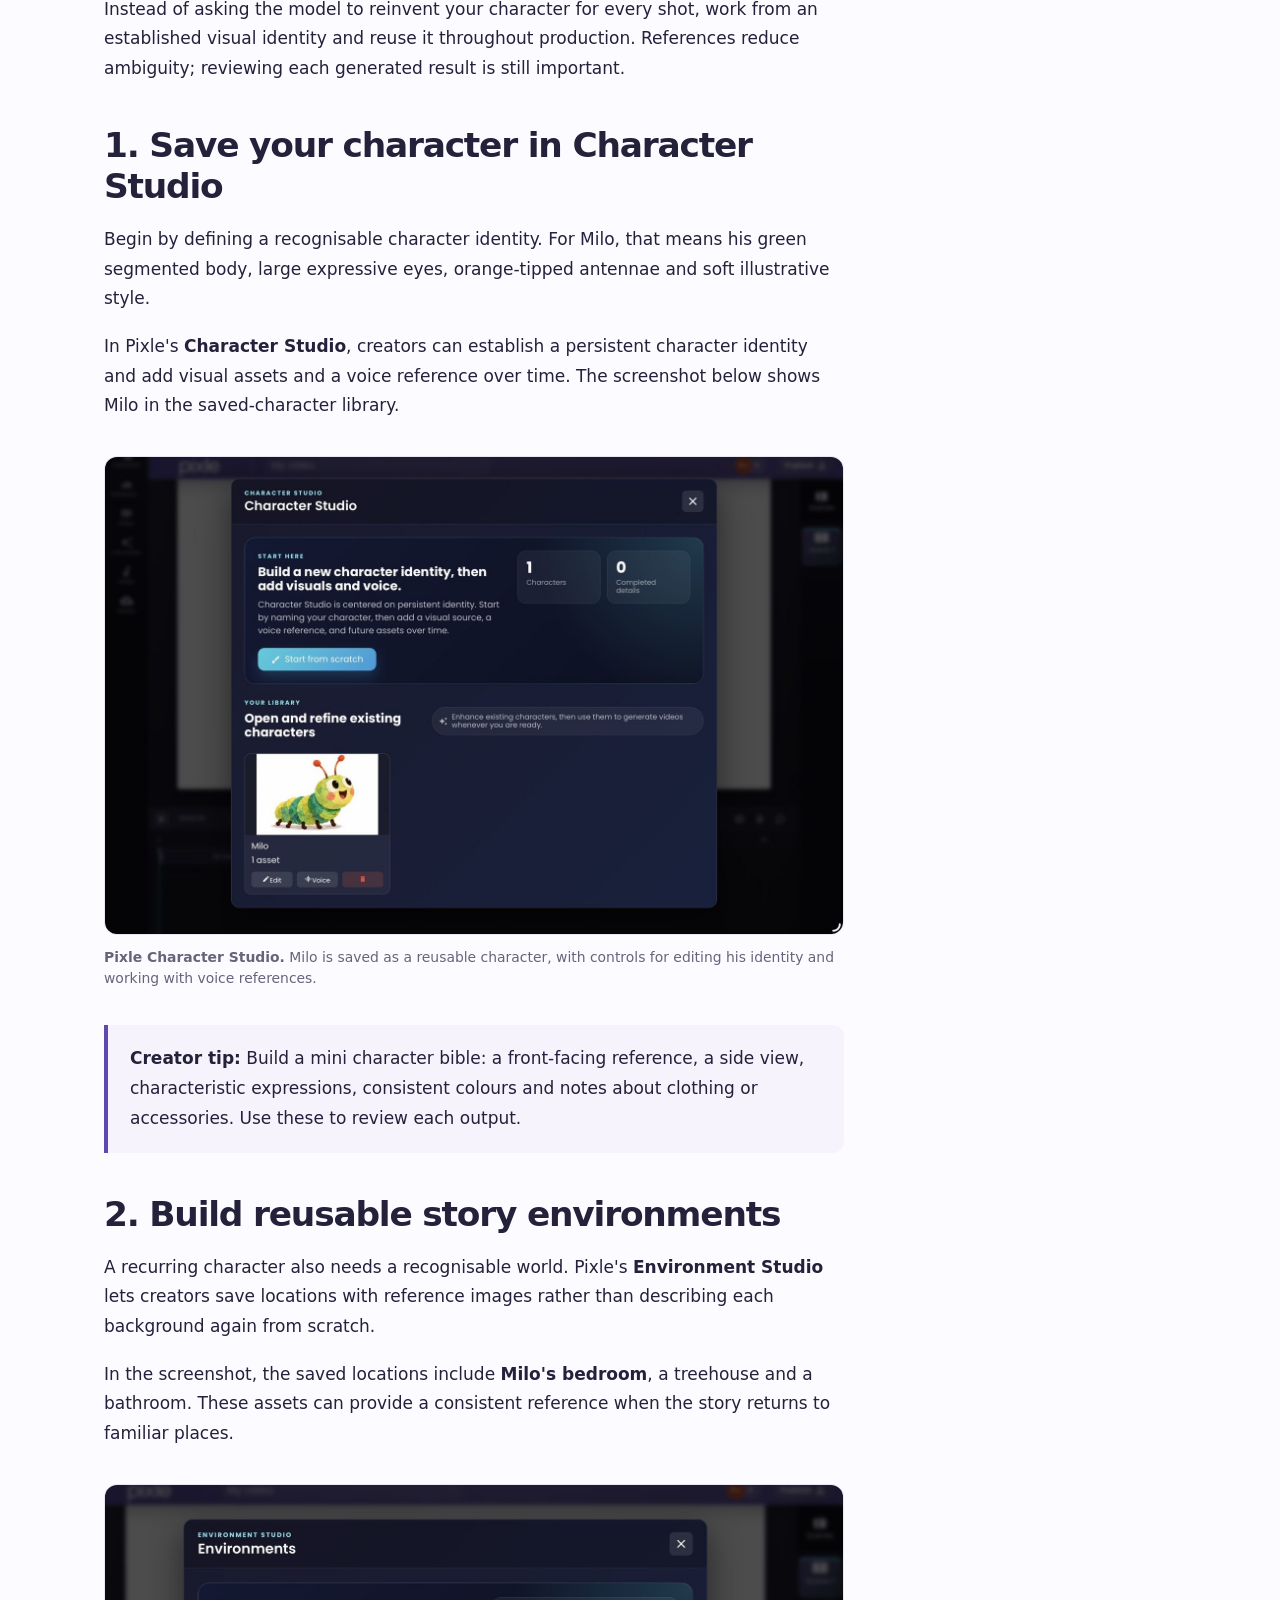
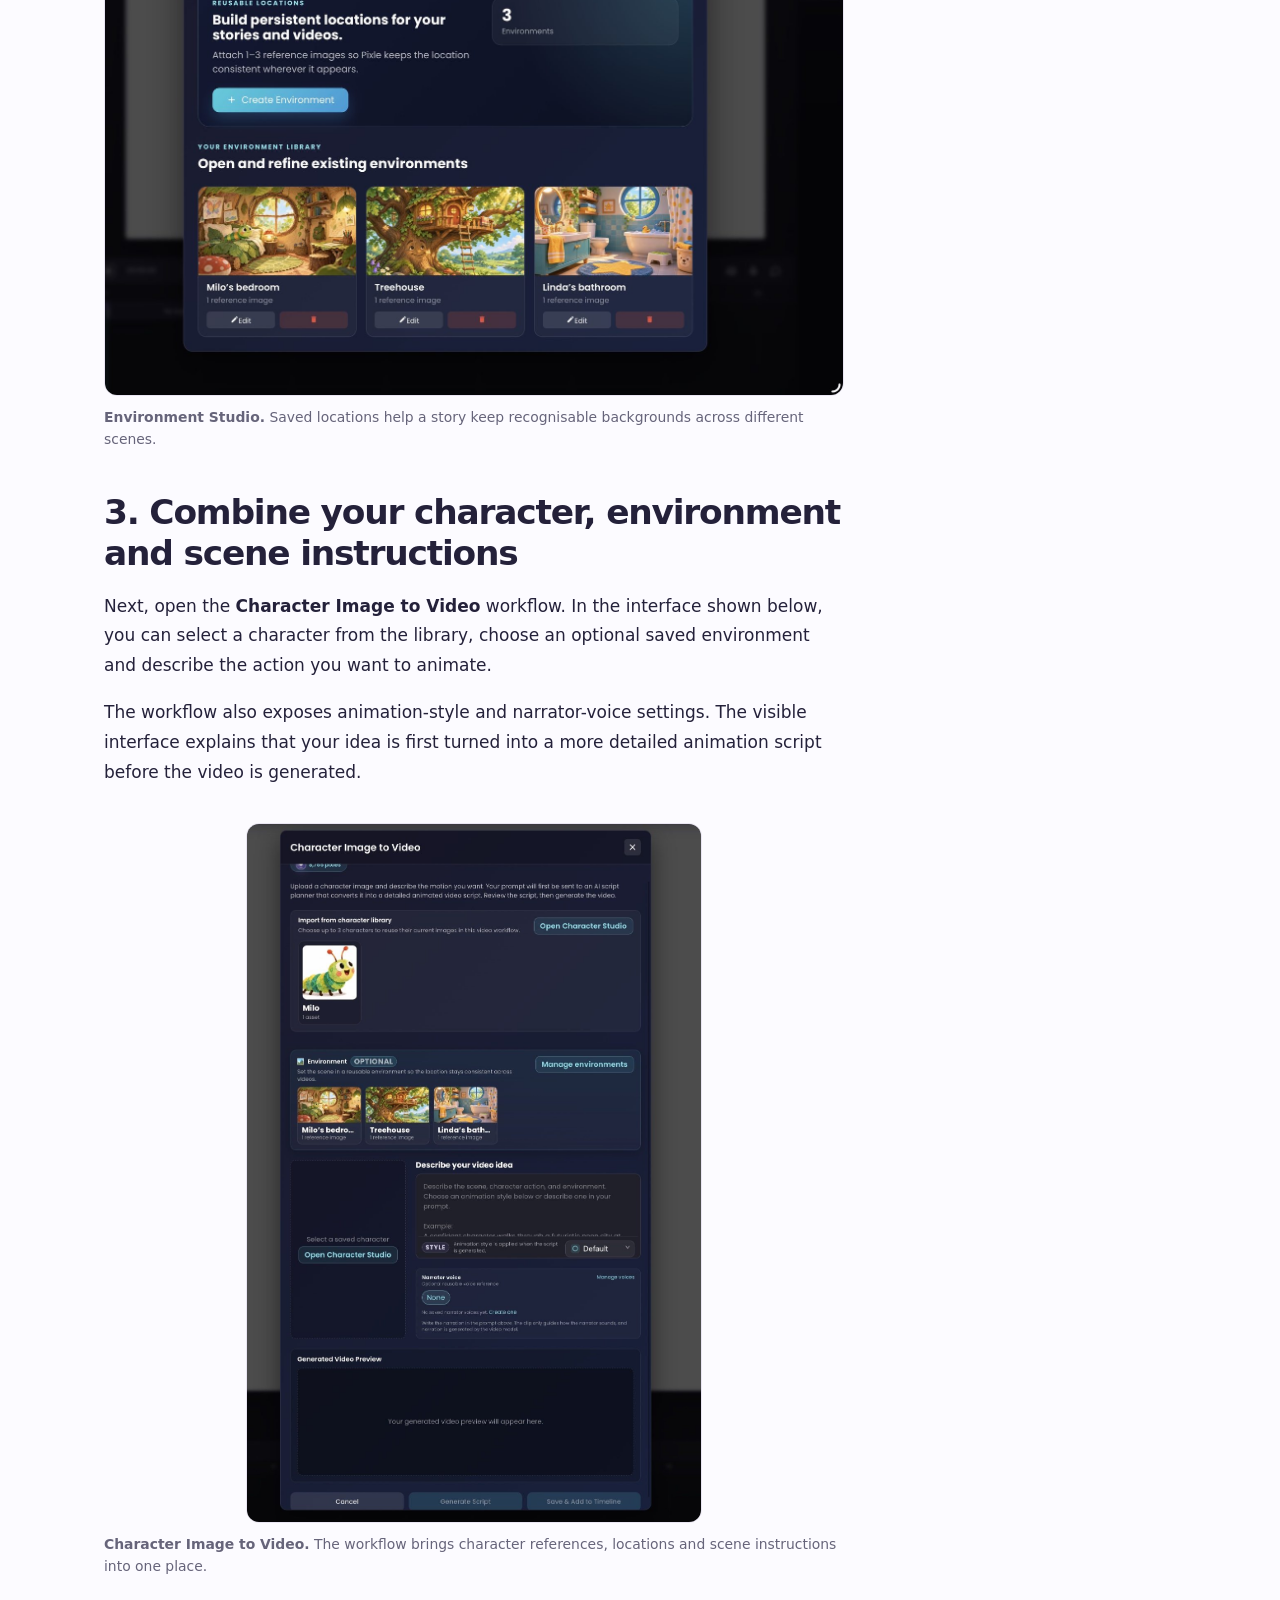
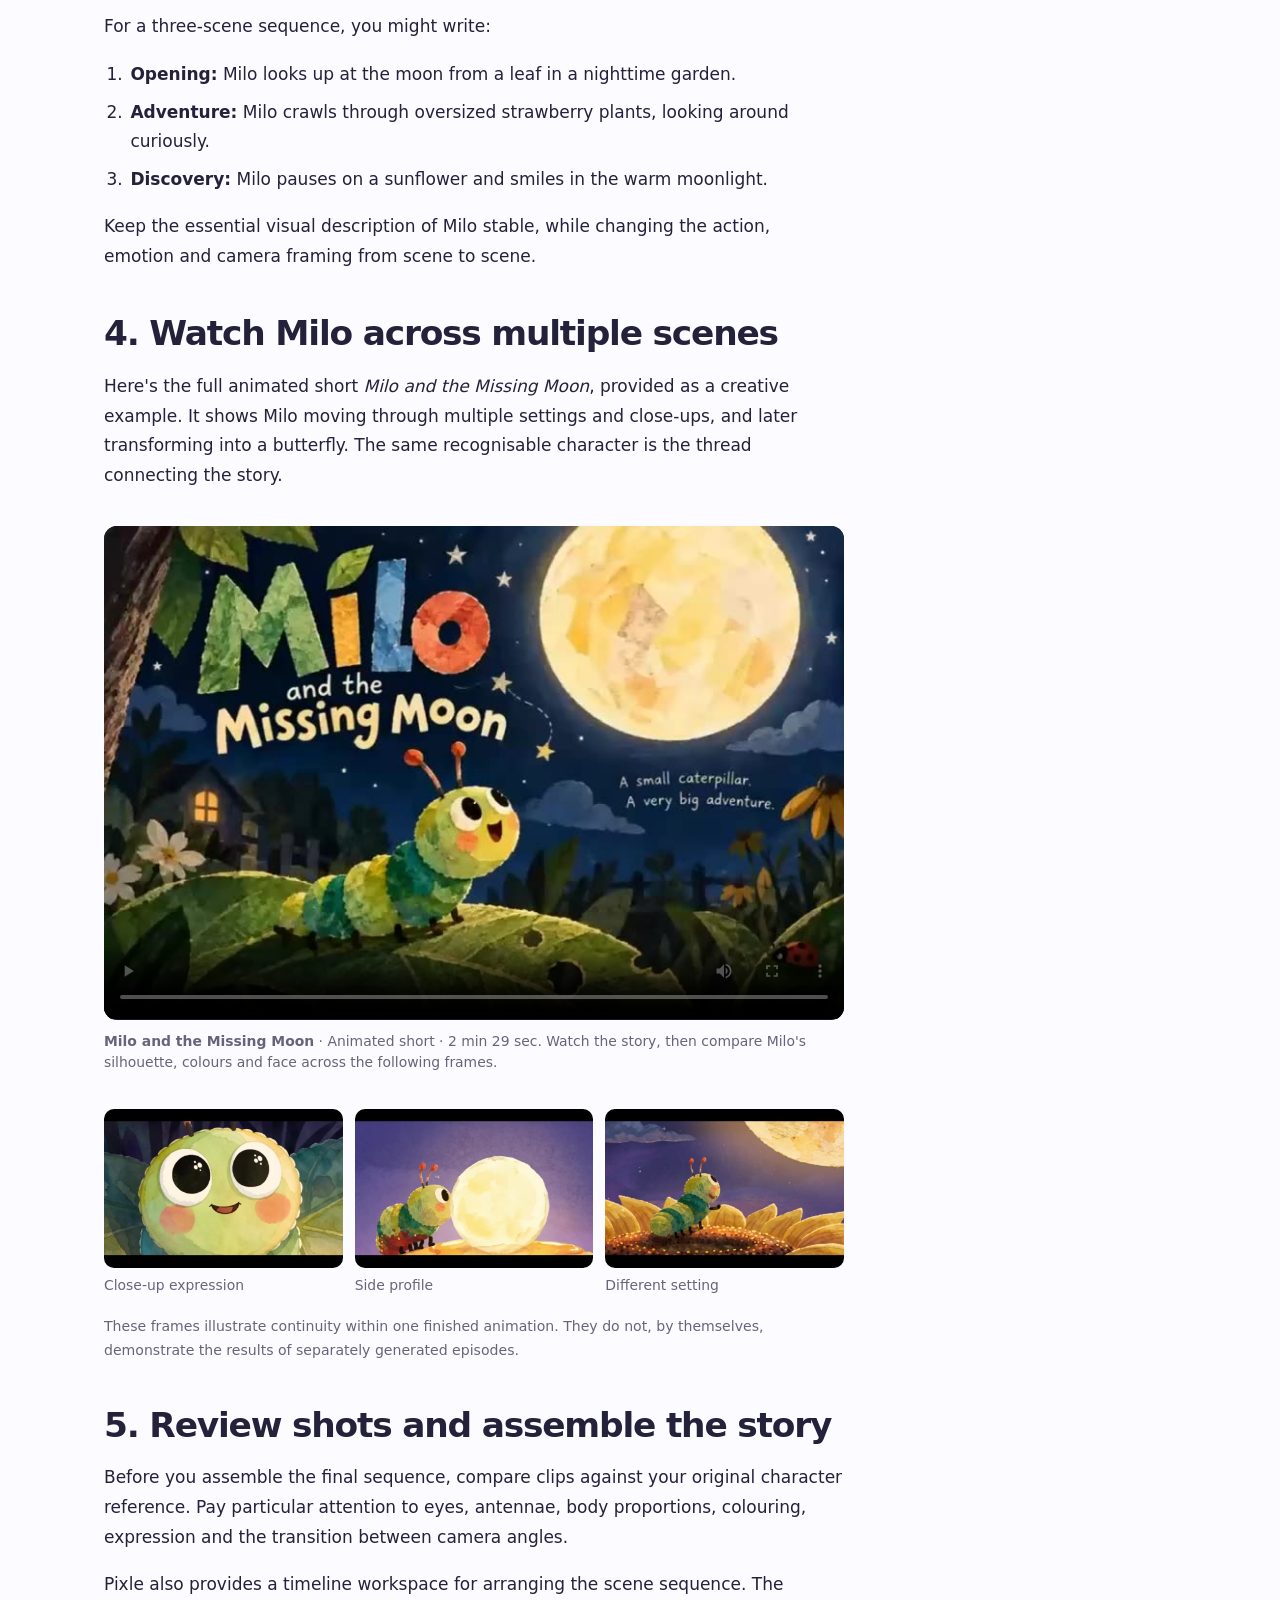
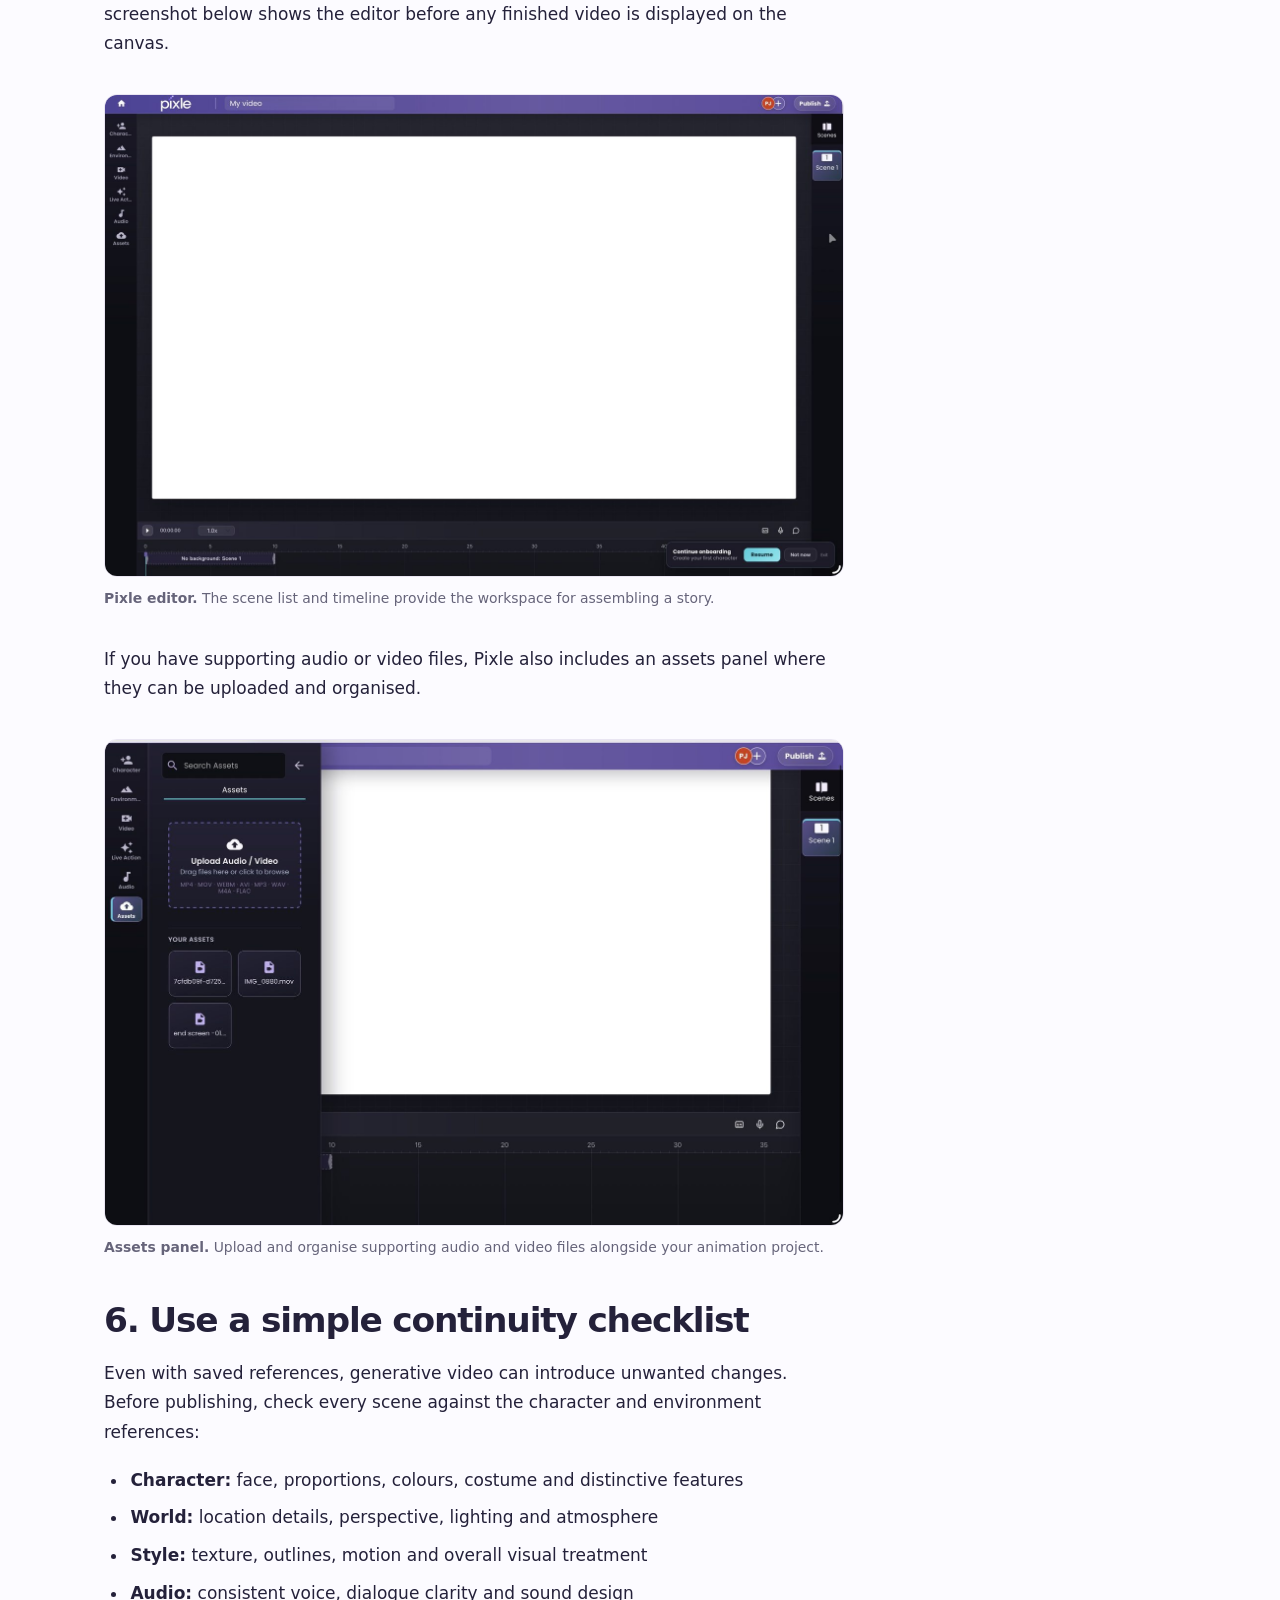
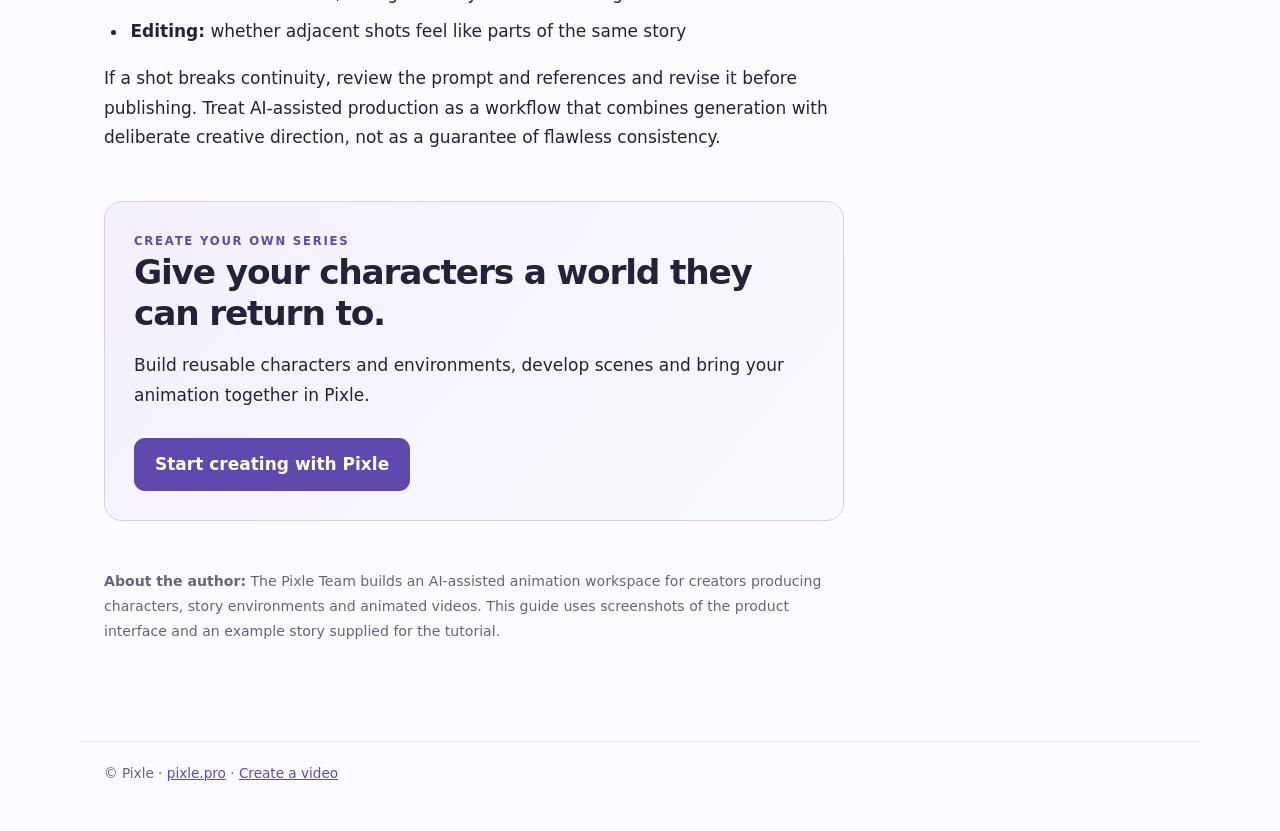
<file: assets/blog/pixle-blog-consistent-characters/index.html>
<!doctype html>
<html lang="en">
<head>
  <meta charset="utf-8">
  <meta name="viewport" content="width=device-width, initial-scale=1">
  <title>How to Create Consistent AI Characters Across Animated Scenes | Pixle</title>
  <meta name="description" content="A practical guide to keeping AI animated characters consistent across scenes using reusable character references, environments, and Pixle's video workflow.">
  <meta name="robots" content="index,follow">
  <link rel="canonical" href="https://www.pixle.pro/blog/consistent-ai-characters">
  <style>
    :root{color-scheme:light;--ink:#24213a;--soft:#66647a;--violet:#6049ae;--faint:#f6f3fd;--line:#e9e5f2;--page:#fcfbff;--aqua:#20bed5}
    *{box-sizing:border-box}html{scroll-behavior:smooth}body{margin:0;color:var(--ink);background:var(--page);font:17px/1.75 system-ui,-apple-system,BlinkMacSystemFont,"Segoe UI",sans-serif}a{color:var(--violet)}img{max-width:100%;height:auto;display:block}figure{margin:2.2rem 0}figcaption{font-size:.87rem;line-height:1.55;color:var(--soft);margin-top:.7rem}h1,h2,h3{line-height:1.19;letter-spacing:-.035em}h1{font-size:clamp(2.3rem,5vw,4rem);margin:.5rem 0 1.1rem}h2{font-size:clamp(1.65rem,3vw,2.15rem);margin:2.6rem 0 1rem;scroll-margin-top:86px}h3{font-size:1.18rem;margin:1.4rem 0 .5rem}p{margin:1.1rem 0}li{padding-left:.15rem;margin:.5rem 0}ul,ol{padding-left:1.5rem}
    .topbar{background:#28223e;color:#fff}.topbar-inner{max-width:1160px;margin:auto;display:flex;align-items:center;justify-content:space-between;padding:15px 24px;gap:12px}.wordmark{color:#fff;text-decoration:none;font-size:1.6rem;font-weight:650;letter-spacing:-.085em}.topbar nav{display:flex;gap:18px;align-items:center;font-size:.87rem}.topbar nav a{color:#fff;text-decoration:none}.topbar nav .action{background:#fff;color:#302554;padding:9px 14px;border-radius:9px;font-weight:700}
    .layout{max-width:1120px;margin:auto;display:grid;grid-template-columns:minmax(0,740px) 230px;gap:55px;padding:48px 24px 80px}.eyebrow{text-transform:uppercase;letter-spacing:.15em;font-size:.73rem;font-weight:800;color:var(--violet)}.dek{font-size:1.22rem;line-height:1.6;color:#514d66}.byline{color:var(--soft);font-size:.85rem;margin:1rem 0 2rem}.hero-img{width:100%;border-radius:16px;border:1px solid var(--line)}.toc{position:sticky;top:28px;align-self:start;padding-top:140px;font-size:.84rem;line-height:1.5}.toc strong{font-size:.77rem;text-transform:uppercase;letter-spacing:.1em;color:var(--soft)}.toc a{display:block;padding:8px 0;text-decoration:none;color:#4d4666}.toc a:hover{text-decoration:underline}.screenshot{border-radius:13px;border:1px solid var(--line);background:#131021}.screenshot.tall{max-height:700px;width:auto;margin:auto}.tip{background:var(--faint);border-left:4px solid var(--violet);padding:16px 22px;margin:2rem 0;border-radius:0 12px 12px 0}.tip p{margin:.2rem 0}.vid{width:100%;height:auto;aspect-ratio:3/2;border-radius:13px;background:#171323;display:block}.mini-grid{display:grid;grid-template-columns:repeat(3,1fr);gap:12px}.mini-grid figure{margin:0}.mini-grid img{width:100%;aspect-ratio:3/2;object-fit:cover;border-radius:10px}.mini-grid figcaption{margin-top:.4rem}.callout{border:1px solid #d8cdee;border-radius:18px;padding:29px;background:linear-gradient(130deg,#f5efff,#f8fafd);margin:3rem 0}.callout h2{margin:0 0 .5rem}.cta{display:inline-block;background:var(--violet);padding:12px 21px;border-radius:11px;color:white;text-decoration:none;font-weight:700;margin-top:.6rem}.cta:hover{background:#493287}.note{font-size:.88rem;color:var(--soft)}footer{border-top:1px solid var(--line);max-width:1120px;margin:0 auto;padding:20px 24px 45px;color:var(--soft);font-size:.85rem}
    @media(max-width:950px){.layout{grid-template-columns:1fr;max-width:790px}.toc{display:none}}@media(max-width:560px){.layout{padding:27px 18px 55px}.topbar-inner{padding:12px 18px}.topbar nav{gap:10px}.topbar nav .secondary{display:none}.mini-grid{grid-template-columns:1fr 1fr}.mini-grid figure:last-child{grid-column:span 2}.mini-grid figure:last-child img{aspect-ratio:2/1}.callout{padding:20px}}
  </style>
</head>
<body>
  <header class="topbar"><div class="topbar-inner"><a class="wordmark" href="https://www.pixle.pro" aria-label="Pixle home">pixle</a><nav><a class="secondary" href="https://www.pixle.pro">About Pixle</a><a class="action" href="https://app.pixle.pro">Start creating</a></nav></div></header>
  <div class="layout">
    <main>
      <article>
        <header>
          <div class="eyebrow">Animation tutorial · Character consistency</div>
          <h1>How to Create Consistent AI Characters Across Animated Scenes</h1>
          <p class="dek">One recognisable character. Different locations, expressions and camera angles. Here's how to build a repeatable animation workflow using Pixle.</p>
          <p class="byline">By the Pixle Team · A walkthrough using the Pixle interface and a Milo animation example</p>
          <img class="hero-img" src="assets/milo-missing-moon-poster.jpg" alt="Title frame from Milo and the Missing Moon, featuring Milo the animated caterpillar under a bright moon" width="768" height="512" fetchpriority="high">
        </header>

        <p>It's easy to generate a cute AI character once. It's harder to make that character look recognisable when you move from a bedroom to a forest, switch camera angles, add dialogue or start your next episode.</p>
        <p>For creators producing animated YouTube channels, educational content or recurring children's stories, character continuity is part of what makes a series feel like a series. This guide shows a practical way to approach it with <a href="https://www.pixle.pro">Pixle</a>, using the caterpillar Milo as an example.</p>

        <h2 id="why-consistency">Why characters drift between AI generations</h2>
        <p>Generative systems can interpret the same description in slightly different ways each time. Proportions, eye shapes, textures, colours and accessories may change even when the prompt sounds identical.</p>
        <p>Instead of asking the model to reinvent your character for every shot, work from an established visual identity and reuse it throughout production. References reduce ambiguity; reviewing each generated result is still important.</p>

        <h2 id="character">1. Save your character in Character Studio</h2>
        <p>Begin by defining a recognisable character identity. For Milo, that means his green segmented body, large expressive eyes, orange-tipped antennae and soft illustrative style.</p>
        <p>In Pixle's <strong>Character Studio</strong>, creators can establish a persistent character identity and add visual assets and a voice reference over time. The screenshot below shows Milo in the saved-character library.</p>
        <figure><img class="screenshot" src="assets/character-studio-milo.jpg" loading="lazy" alt="Pixle Character Studio with Milo saved in the character library and Edit and Voice controls" width="1500" height="970"><figcaption><strong>Pixle Character Studio.</strong> Milo is saved as a reusable character, with controls for editing his identity and working with voice references.</figcaption></figure>
        <div class="tip"><p><strong>Creator tip:</strong> Build a mini character bible: a front-facing reference, a side view, characteristic expressions, consistent colours and notes about clothing or accessories. Use these to review each output.</p></div>

        <h2 id="environment">2. Build reusable story environments</h2>
        <p>A recurring character also needs a recognisable world. Pixle's <strong>Environment Studio</strong> lets creators save locations with reference images rather than describing each background again from scratch.</p>
        <p>In the screenshot, the saved locations include <strong>Milo's bedroom</strong>, a treehouse and a bathroom. These assets can provide a consistent reference when the story returns to familiar places.</p>
        <figure><img class="screenshot" src="assets/environment-studio-milo.jpg" loading="lazy" alt="Pixle Environment Studio displaying Milo's bedroom, a treehouse and a bathroom as reusable locations" width="1500" height="1037"><figcaption><strong>Environment Studio.</strong> Saved locations help a story keep recognisable backgrounds across different scenes.</figcaption></figure>

        <h2 id="generate">3. Combine your character, environment and scene instructions</h2>
        <p>Next, open the <strong>Character Image to Video</strong> workflow. In the interface shown below, you can select a character from the library, choose an optional saved environment and describe the action you want to animate.</p>
        <p>The workflow also exposes animation-style and narrator-voice settings. The visible interface explains that your idea is first turned into a more detailed animation script before the video is generated.</p>
        <figure><img class="screenshot tall" src="assets/character-image-to-video-workflow.jpg" loading="lazy" alt="Pixle Character Image to Video panel showing Milo, saved environment options, video prompt, animation style and narrator voice" width="1101" height="1690"><figcaption><strong>Character Image to Video.</strong> The workflow brings character references, locations and scene instructions into one place.</figcaption></figure>
        <p>For a three-scene sequence, you might write:</p>
        <ol>
          <li><strong>Opening:</strong> Milo looks up at the moon from a leaf in a nighttime garden.</li>
          <li><strong>Adventure:</strong> Milo crawls through oversized strawberry plants, looking around curiously.</li>
          <li><strong>Discovery:</strong> Milo pauses on a sunflower and smiles in the warm moonlight.</li>
        </ol>
        <p>Keep the essential visual description of Milo stable, while changing the action, emotion and camera framing from scene to scene.</p>

        <h2 id="result">4. Watch Milo across multiple scenes</h2>
        <p>Here's the full animated short <em>Milo and the Missing Moon</em>, provided as a creative example. It shows Milo moving through multiple settings and close-ups, and later transforming into a butterfly. The same recognisable character is the thread connecting the story.</p>
        <figure>
          <video class="vid" controls playsinline preload="metadata" poster="assets/milo-missing-moon-poster.jpg" aria-label="Milo and the Missing Moon animated short film"><source src="assets/milo-and-the-missing-moon.mp4" type="video/mp4">Your browser does not support video playback.</video>
          <figcaption><strong>Milo and the Missing Moon</strong> · Animated short · 2 min 29 sec. Watch the story, then compare Milo's silhouette, colours and face across the following frames.</figcaption>
        </figure>
        <div class="mini-grid">
          <figure><img src="assets/milo-closeup.jpg" loading="lazy" alt="Close-up of Milo's green face and large eyes in a moonlit scene" width="768" height="512"><figcaption>Close-up expression</figcaption></figure>
          <figure><img src="assets/milo-moon-scene.jpg" loading="lazy" alt="Milo viewed from the side beside the glowing moon" width="768" height="512"><figcaption>Side profile</figcaption></figure>
          <figure><img src="assets/milo-sunflower-scene.jpg" loading="lazy" alt="Milo on a sunflower under moonlight" width="768" height="512"><figcaption>Different setting</figcaption></figure>
        </div>
        <p class="note">These frames illustrate continuity within one finished animation. They do not, by themselves, demonstrate the results of separately generated episodes.</p>

        <h2 id="timeline">5. Review shots and assemble the story</h2>
        <p>Before you assemble the final sequence, compare clips against your original character reference. Pay particular attention to eyes, antennae, body proportions, colouring, expression and the transition between camera angles.</p>
        <p>Pixle also provides a timeline workspace for arranging the scene sequence. The screenshot below shows the editor before any finished video is displayed on the canvas.</p>
        <figure><img class="screenshot" src="assets/pixle-timeline-editor.jpg" loading="lazy" alt="Pixle scene editor with a preview canvas, scene list and timeline" width="1500" height="976"><figcaption><strong>Pixle editor.</strong> The scene list and timeline provide the workspace for assembling a story.</figcaption></figure>
        <p>If you have supporting audio or video files, Pixle also includes an assets panel where they can be uploaded and organised.</p>
        <figure><img class="screenshot" src="assets/pixle-assets-library.jpg" loading="lazy" alt="Pixle Assets panel with audio and video upload box and uploaded files" width="1500" height="985"><figcaption><strong>Assets panel.</strong> Upload and organise supporting audio and video files alongside your animation project.</figcaption></figure>

        <h2 id="checklist">6. Use a simple continuity checklist</h2>
        <p>Even with saved references, generative video can introduce unwanted changes. Before publishing, check every scene against the character and environment references:</p>
        <ul>
          <li><strong>Character:</strong> face, proportions, colours, costume and distinctive features</li>
          <li><strong>World:</strong> location details, perspective, lighting and atmosphere</li>
          <li><strong>Style:</strong> texture, outlines, motion and overall visual treatment</li>
          <li><strong>Audio:</strong> consistent voice, dialogue clarity and sound design</li>
          <li><strong>Editing:</strong> whether adjacent shots feel like parts of the same story</li>
        </ul>
        <p>If a shot breaks continuity, review the prompt and references and revise it before publishing. Treat AI-assisted production as a workflow that combines generation with deliberate creative direction, not as a guarantee of flawless consistency.</p>

        <div class="callout">
          <div class="eyebrow">Create your own series</div>
          <h2>Give your characters a world they can return to.</h2>
          <p>Build reusable characters and environments, develop scenes and bring your animation together in Pixle.</p>
          <a class="cta" href="https://app.pixle.pro">Start creating with Pixle</a>
        </div>
        <p class="note"><strong>About the author:</strong> The Pixle Team builds an AI-assisted animation workspace for creators producing characters, story environments and animated videos. This guide uses screenshots of the product interface and an example story supplied for the tutorial.</p>
      </article>
    </main>
    <aside class="toc" aria-label="On this page">
      <strong>In this guide</strong>
      <a href="#why-consistency">Why consistency matters</a><a href="#character">1. Save your character</a><a href="#environment">2. Reuse environments</a><a href="#generate">3. Generate scenes</a><a href="#result">4. Watch Milo</a><a href="#timeline">5. Assemble your story</a><a href="#checklist">6. Continuity checklist</a>
    </aside>
  </div>
  <footer>© Pixle · <a href="https://www.pixle.pro">pixle.pro</a> · <a href="https://app.pixle.pro">Create a video</a></footer>
</body>
</html>
</file>
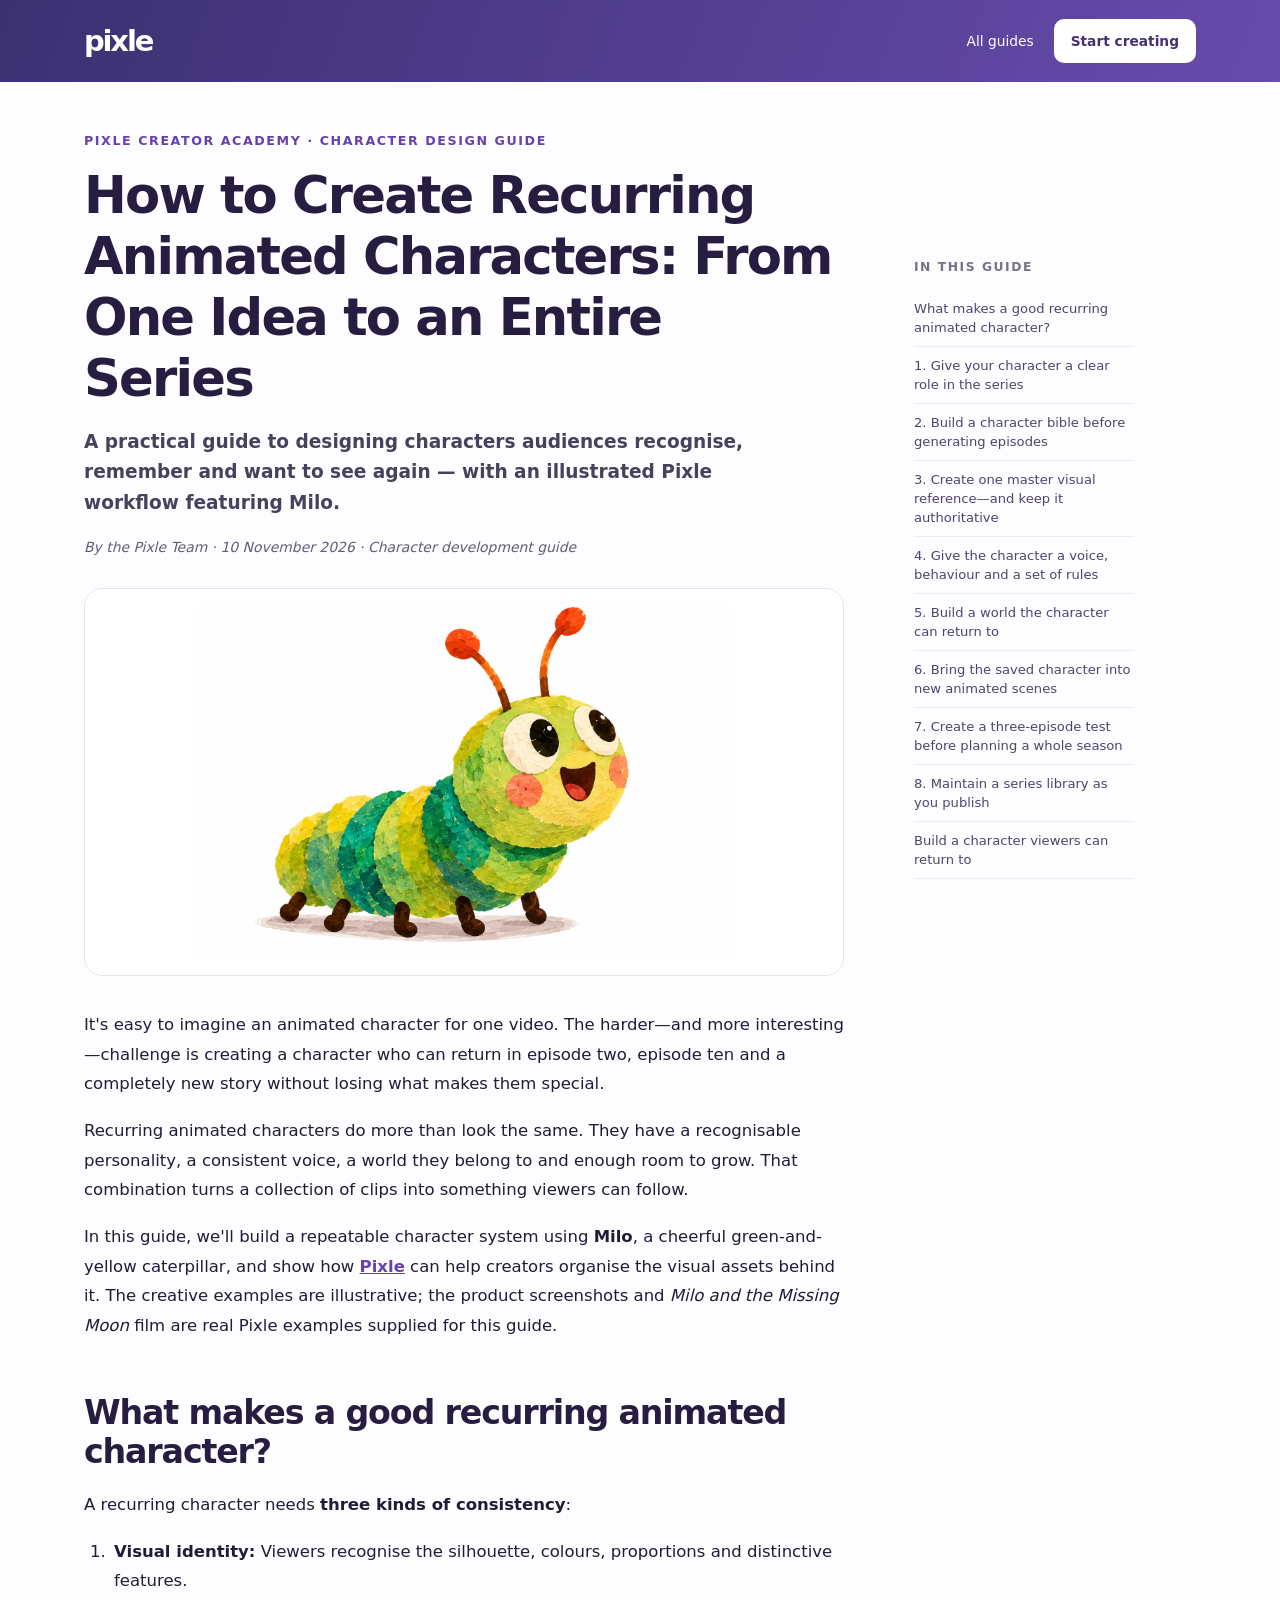
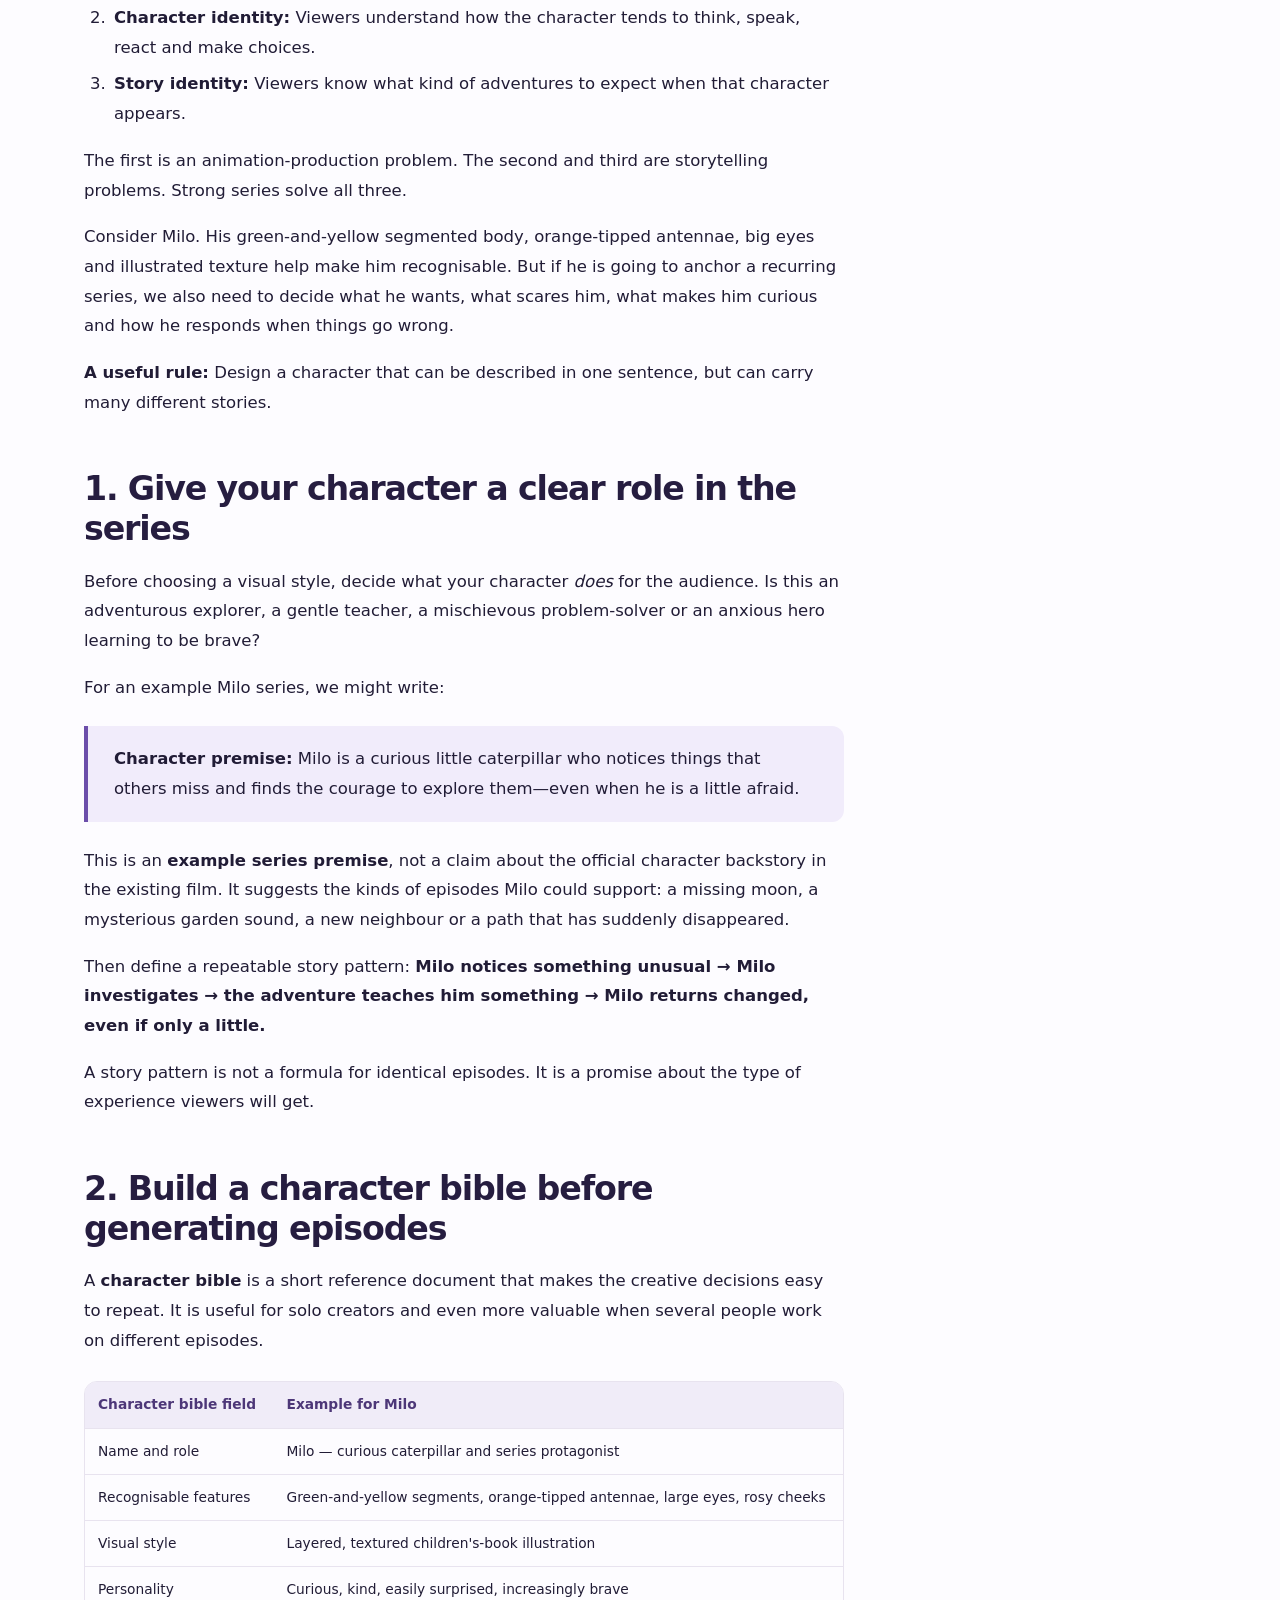
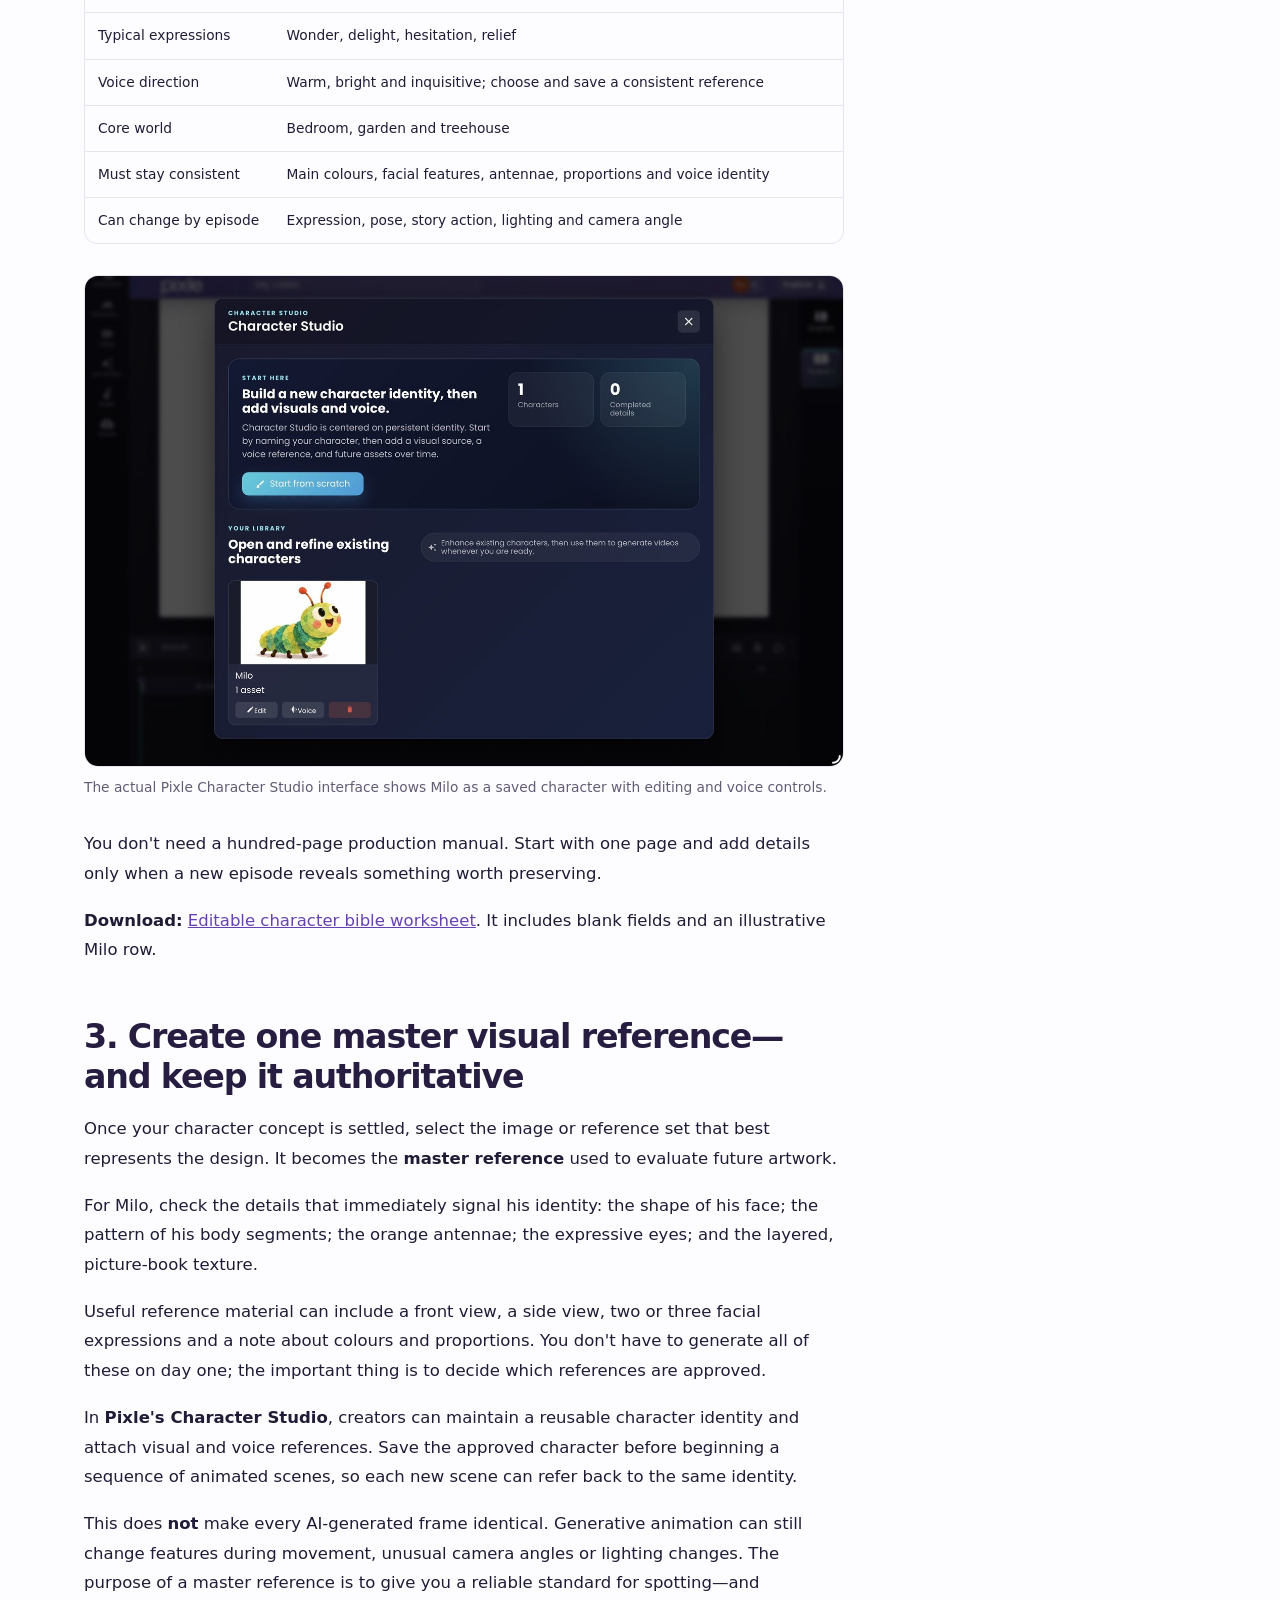
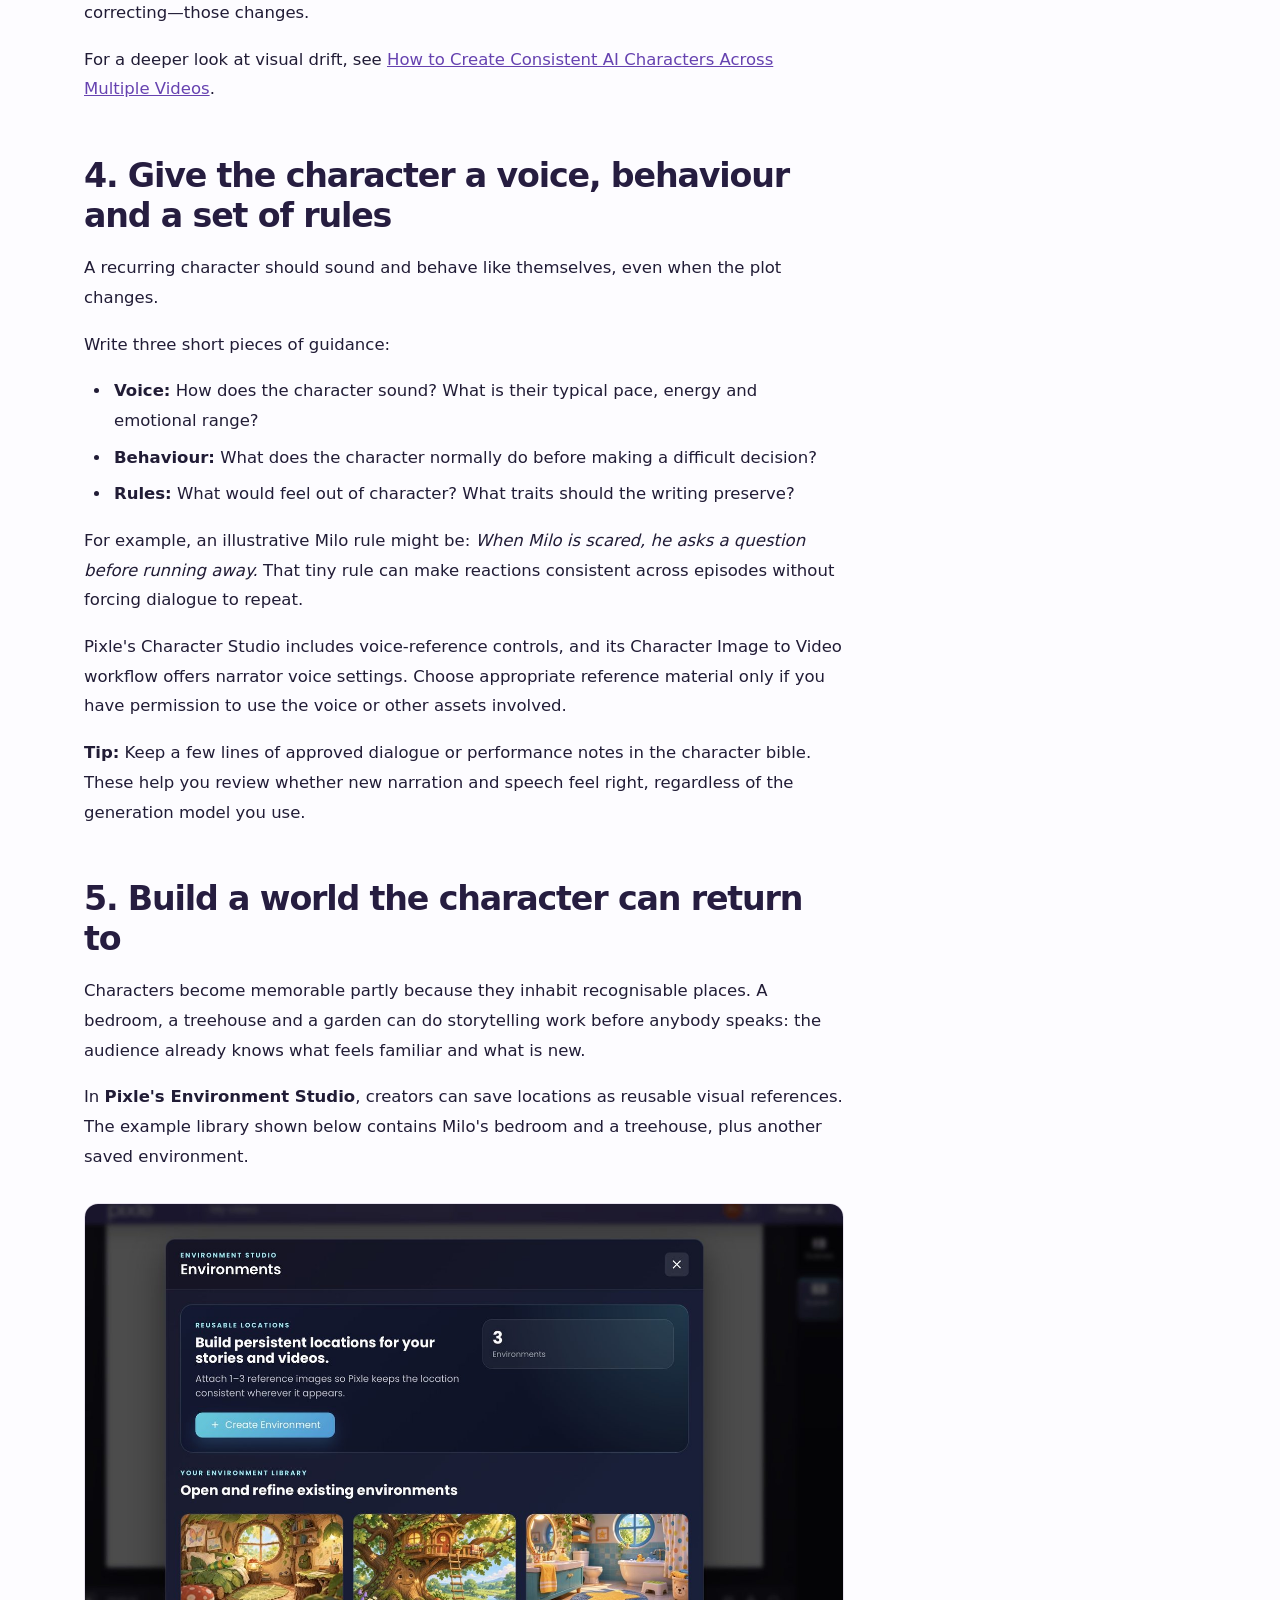
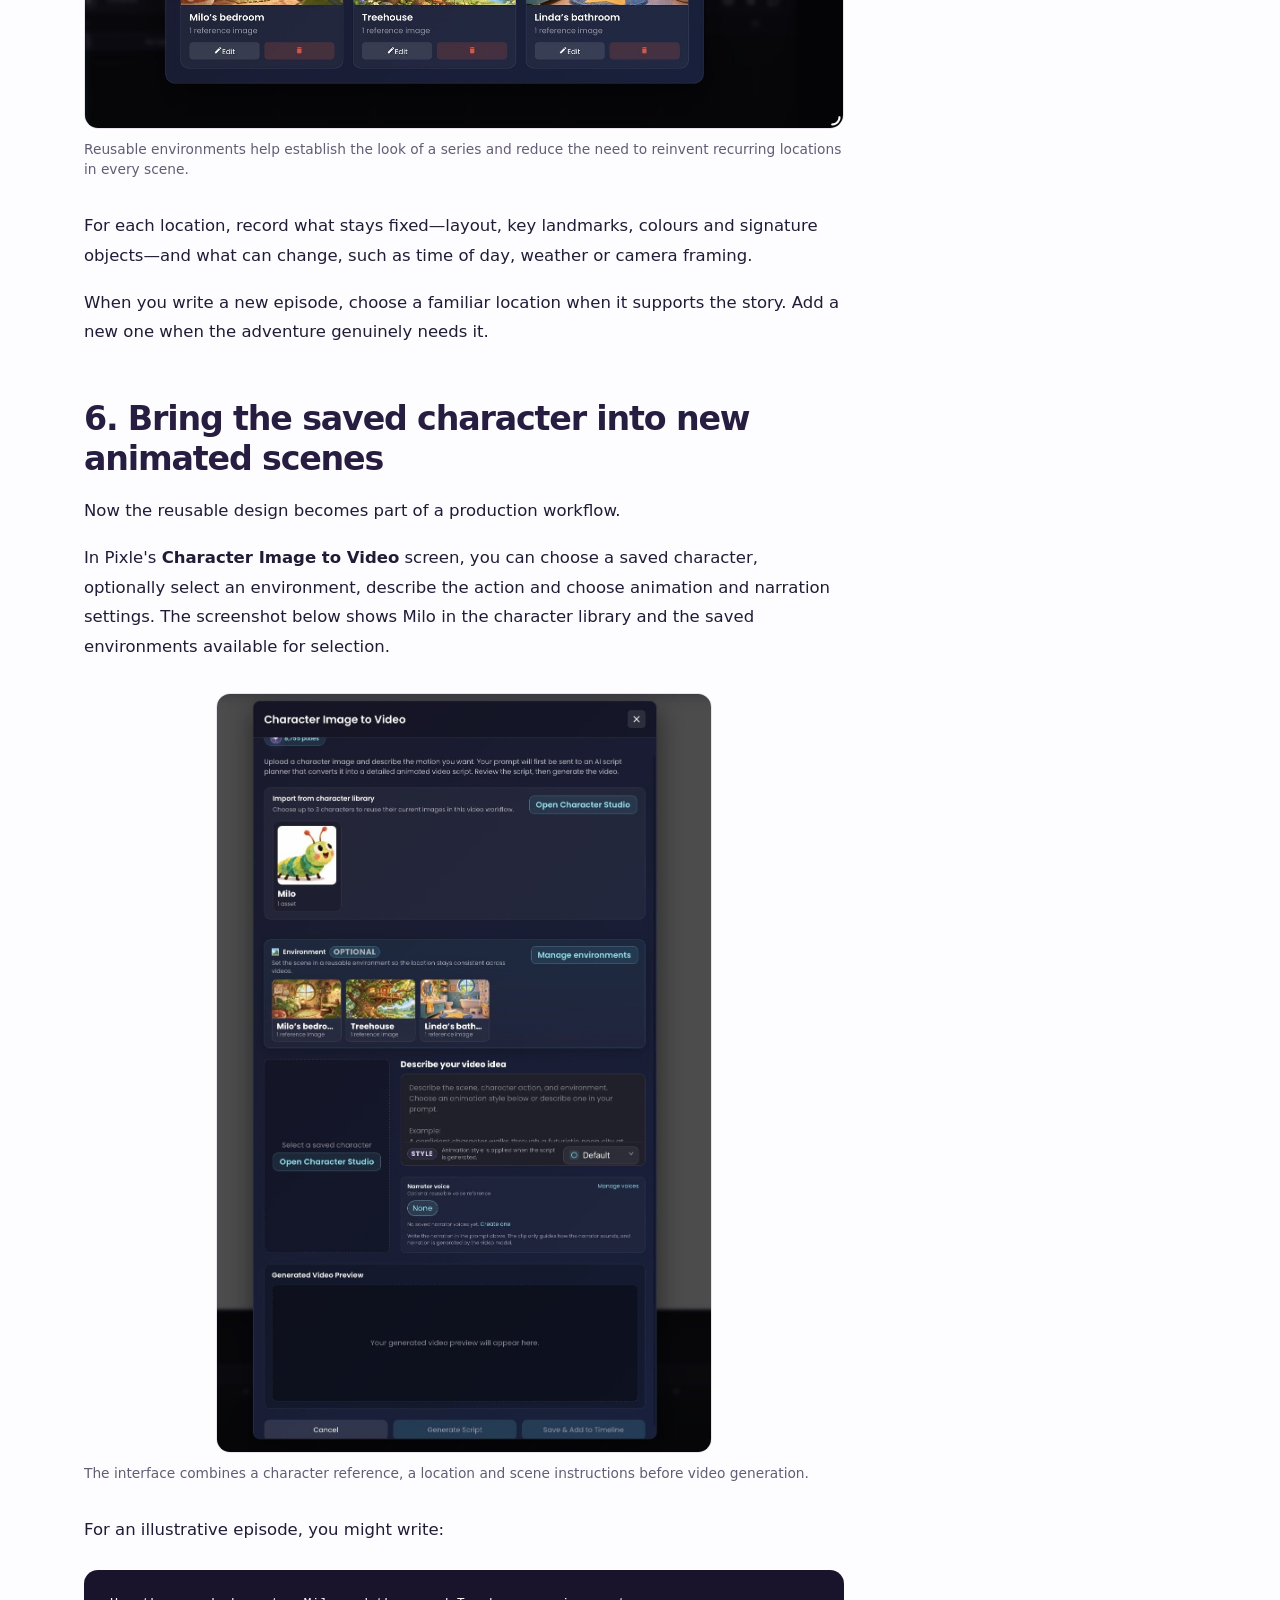
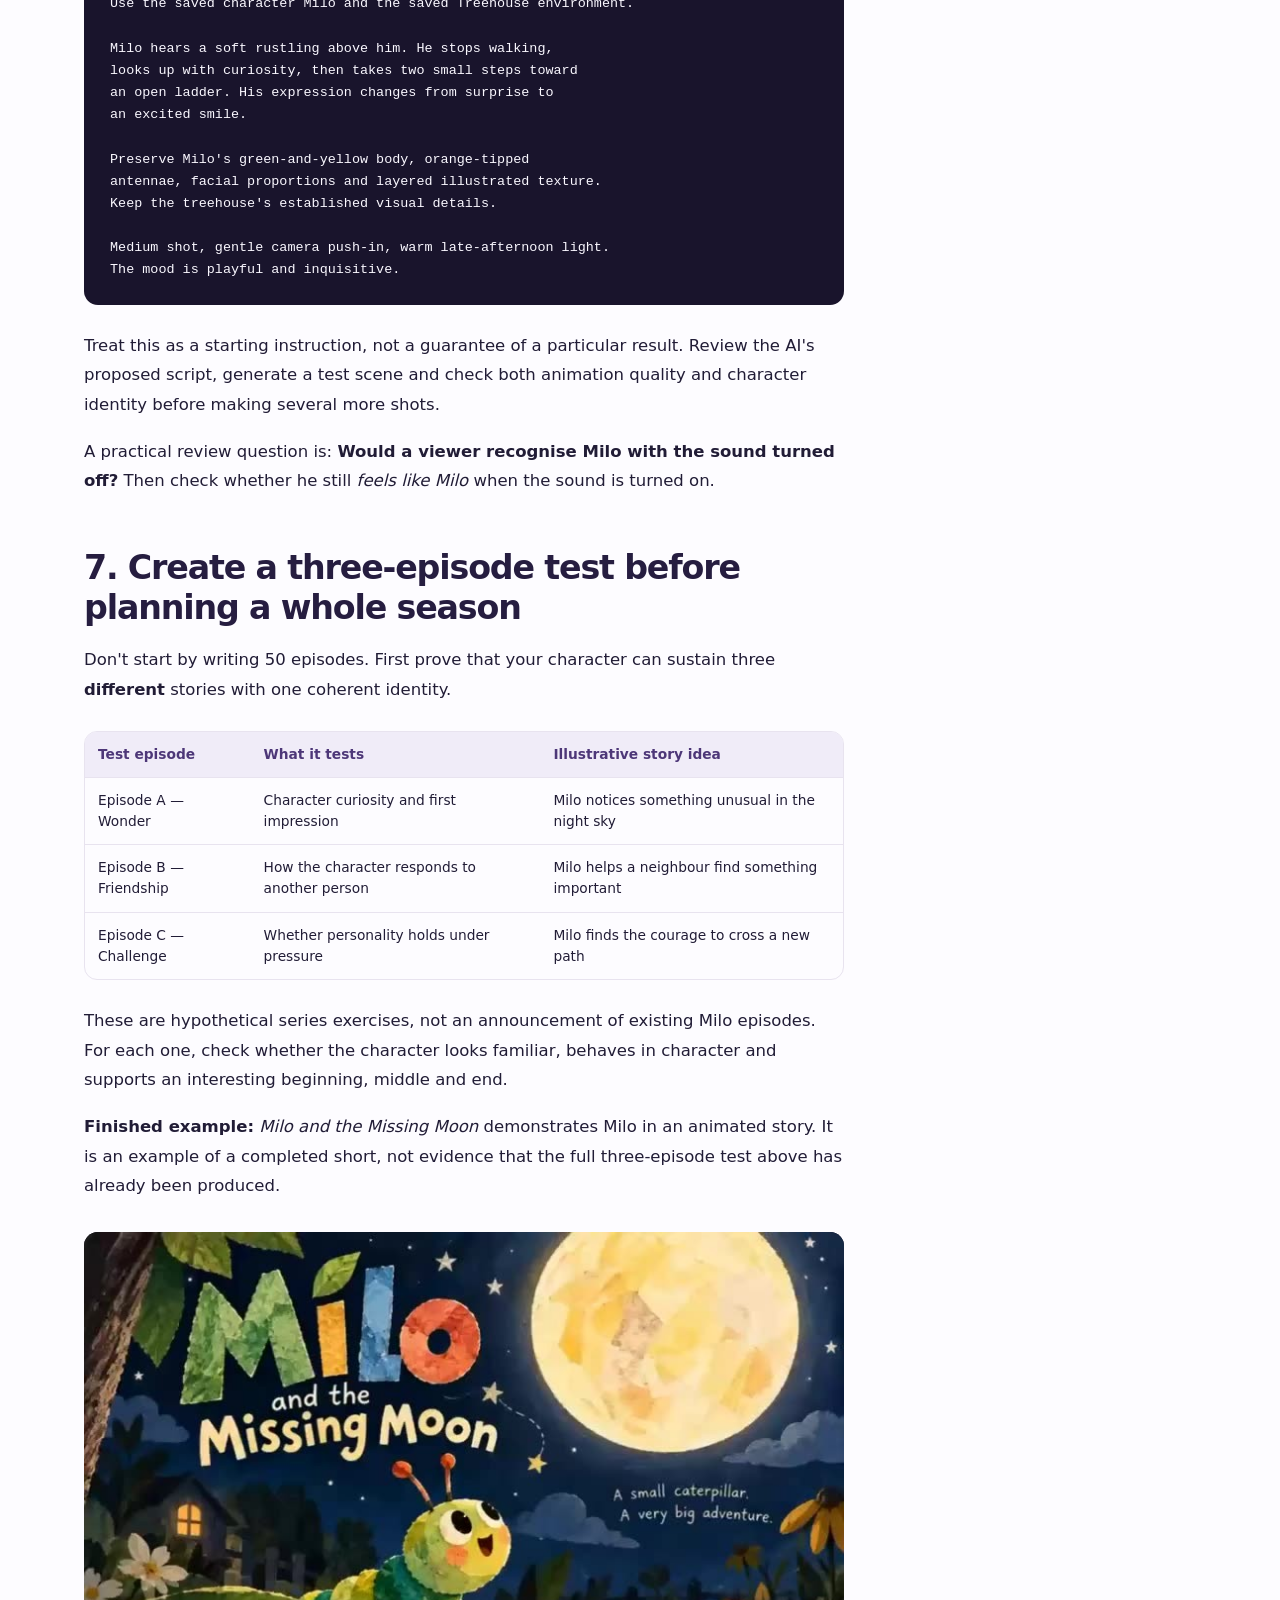
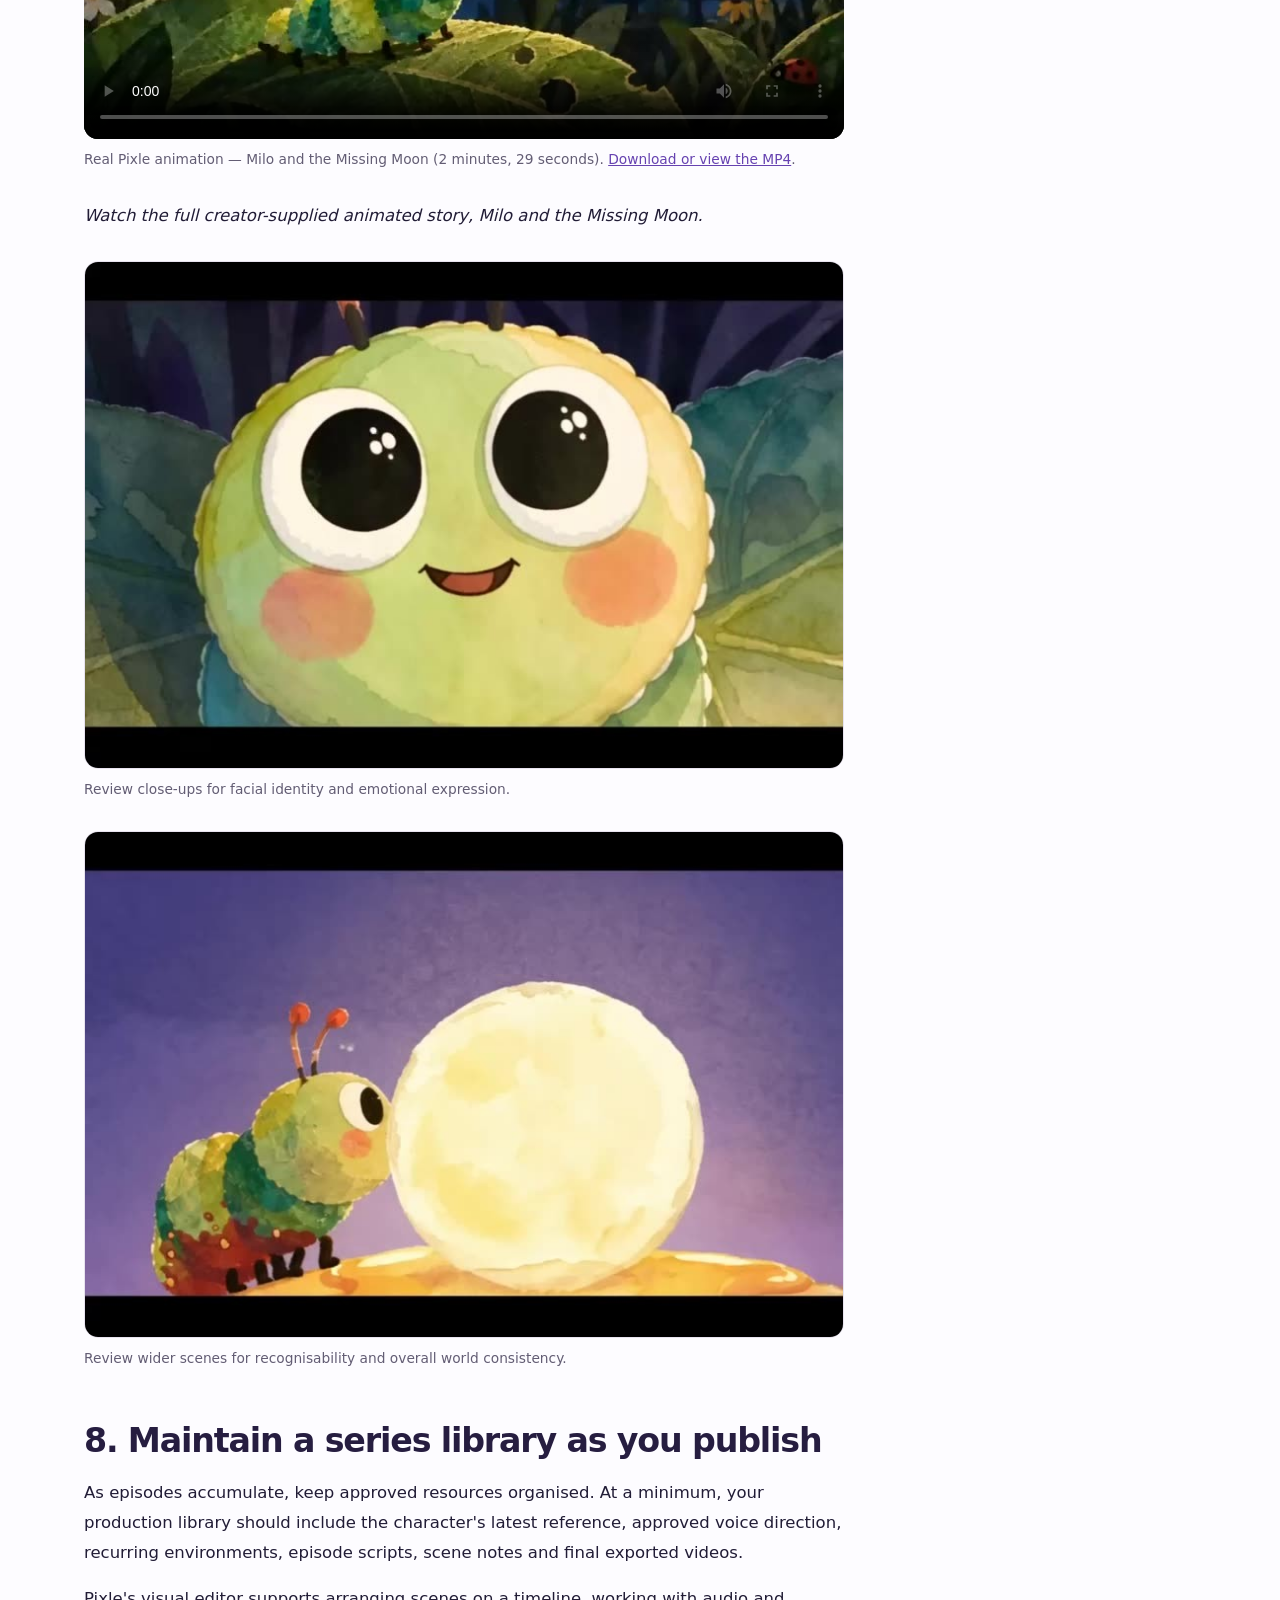
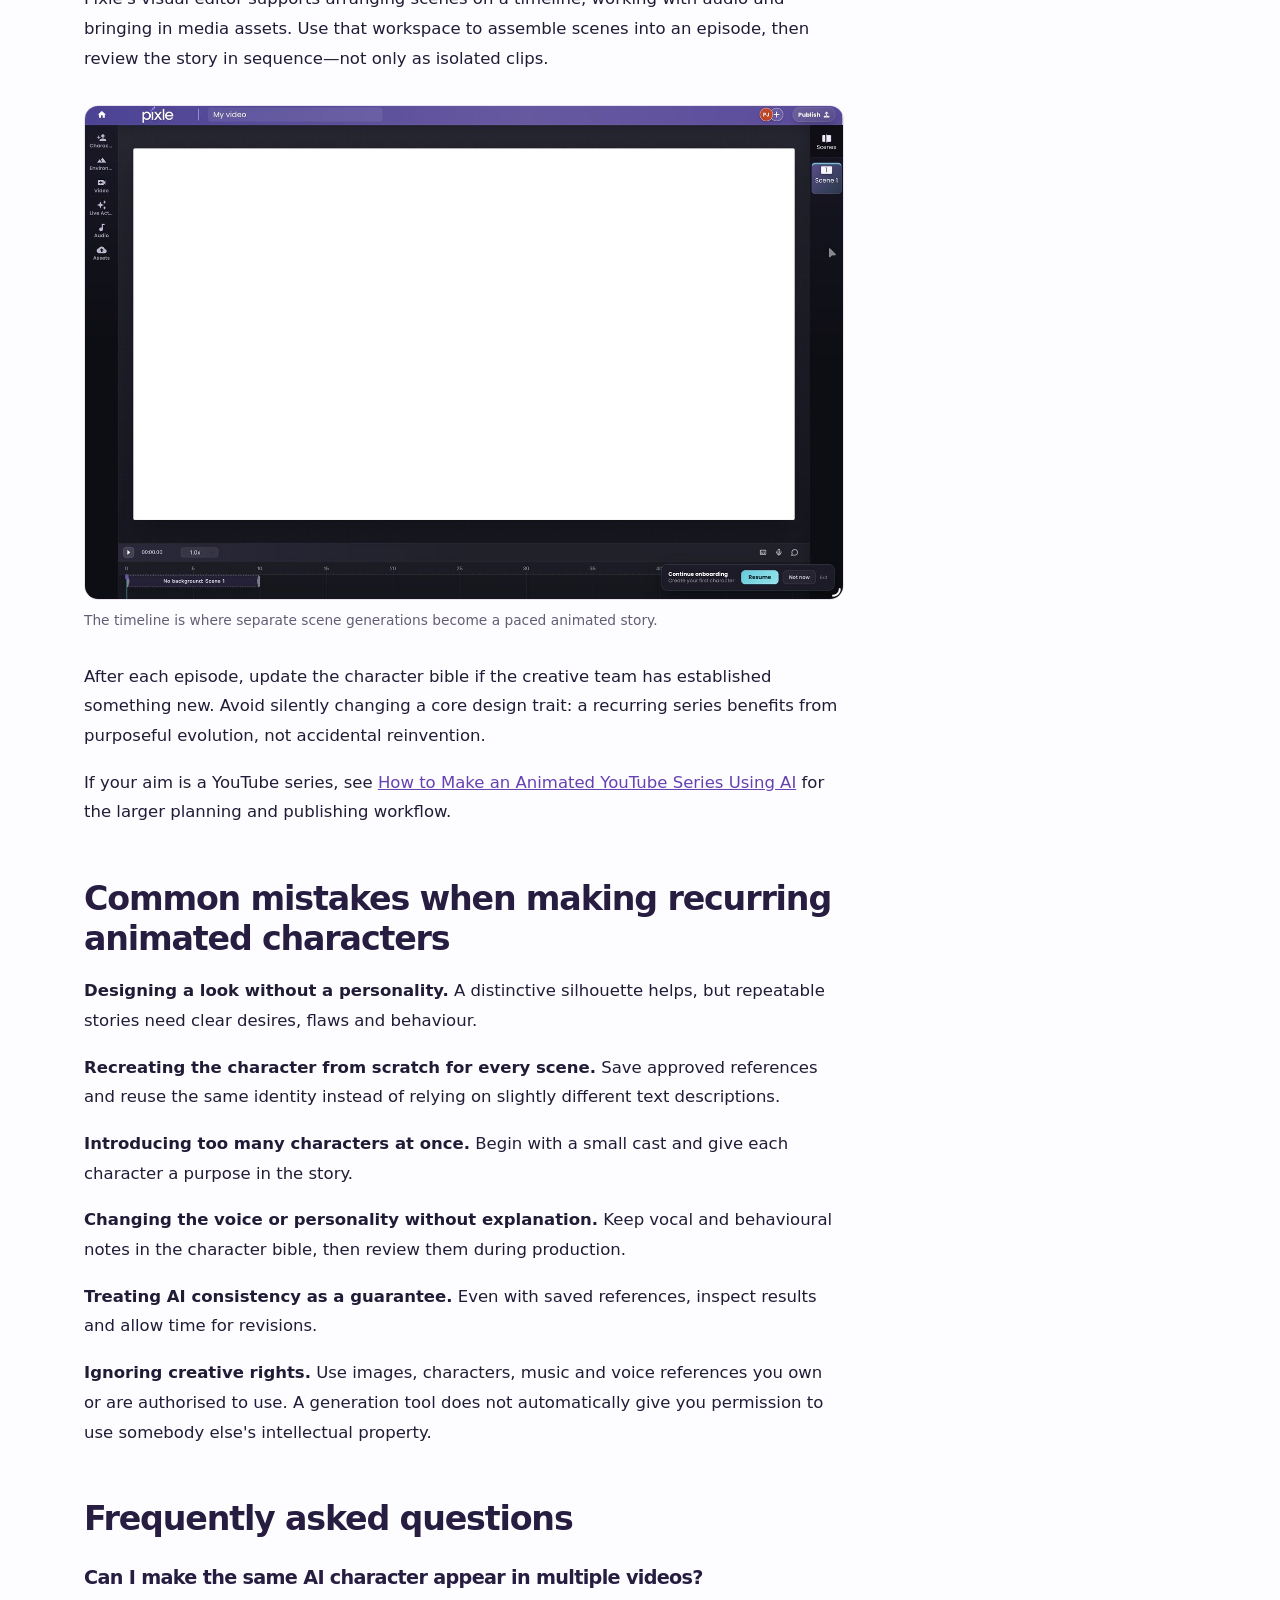
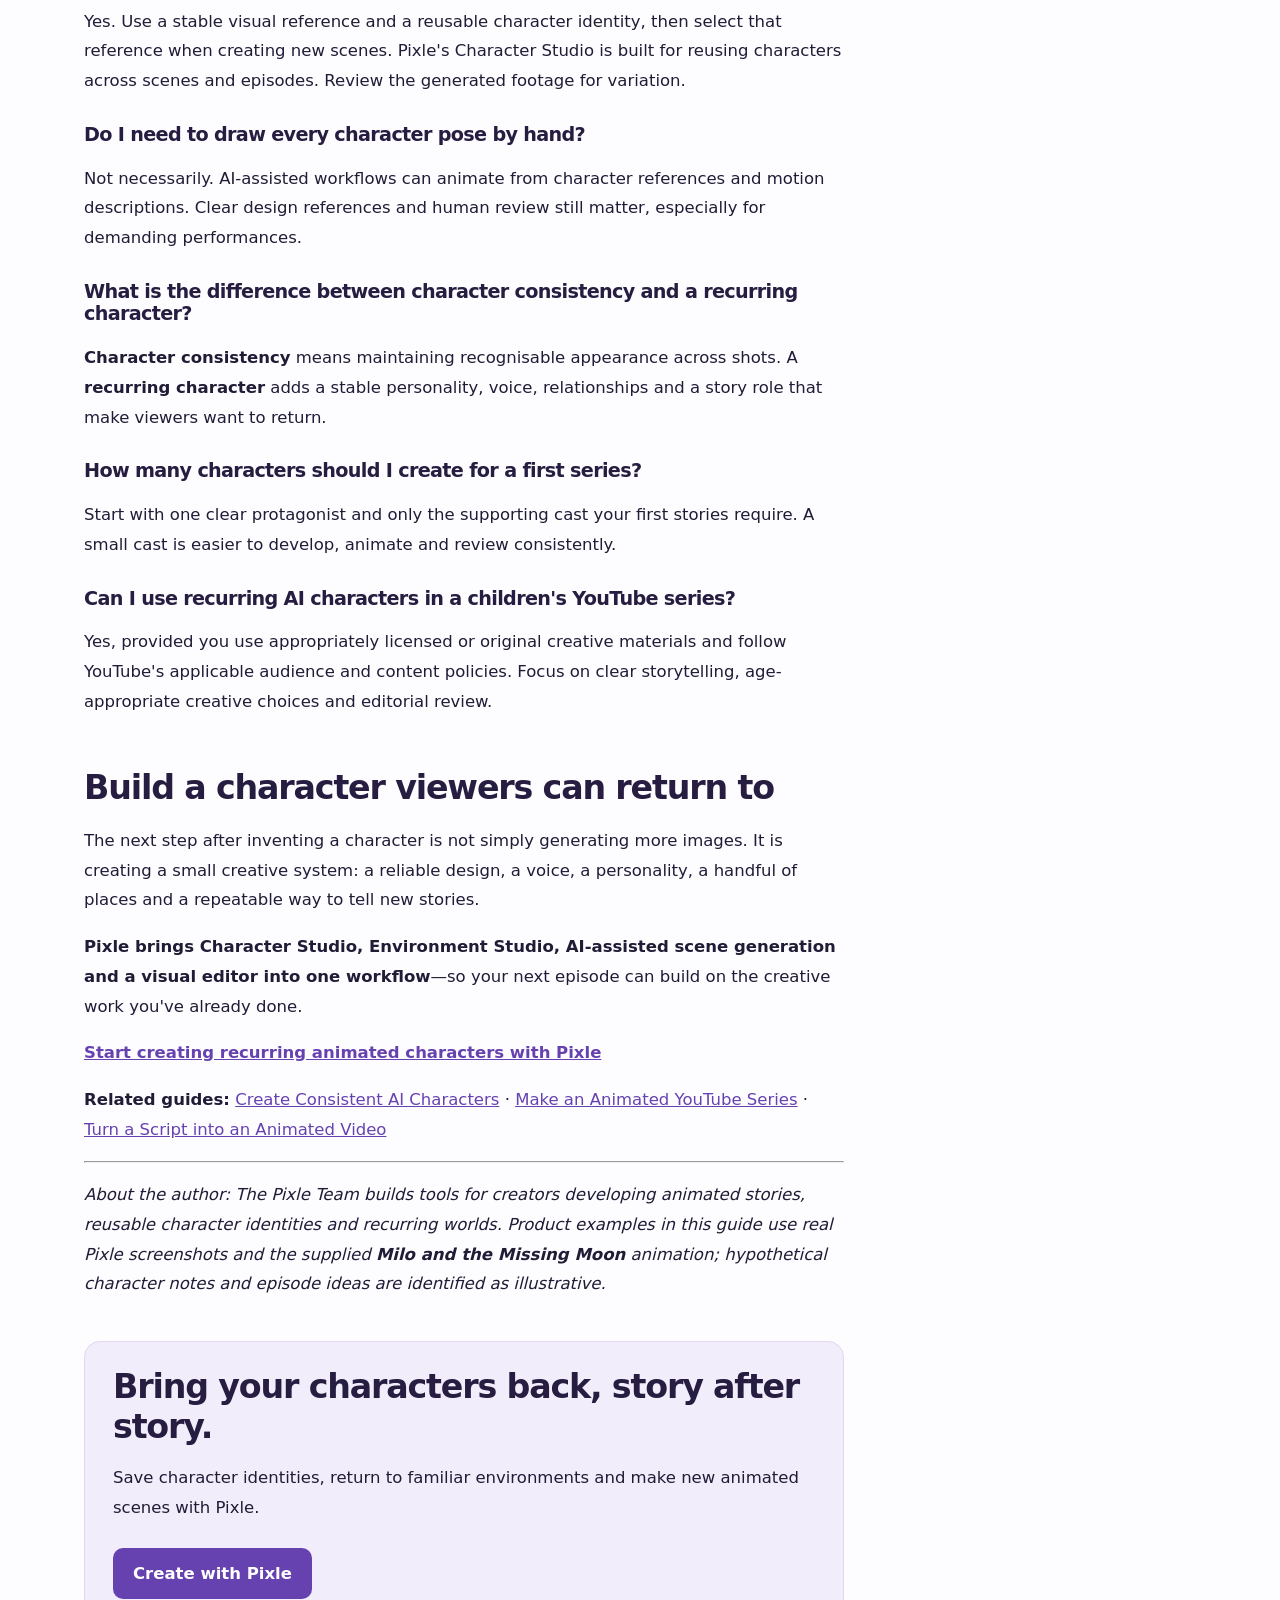
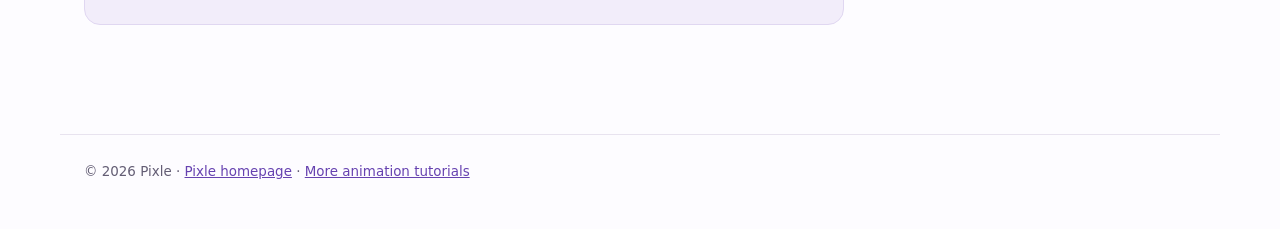
<file: assets/blog/pixle-blog-recurring-animated-characters/index.html>
<!doctype html><html lang="en"><head><meta charset="utf-8"><meta name="viewport" content="width=device-width,initial-scale=1"><title>How to Create Recurring Animated Characters | Pixle</title><meta name="description" content="Learn how to create recurring animated characters with a character bible, reusable designs, voice references, story worlds and Pixle tutorials featuring Milo."><meta name="robots" content="index,follow"><link rel="canonical" href="https://www.pixle.pro/blog/recurring-animated-characters"><meta property="og:type" content="article"><meta property="og:title" content="How to Create Recurring Animated Characters"><meta property="og:description" content="Build characters audiences recognise with a character bible, story world and recurring animation workflow."><meta property="og:image" content="https://www.pixle.pro/blog/recurring-animated-characters/assets/milo-original-character.jpg"><meta property="og:url" content="https://www.pixle.pro/blog/recurring-animated-characters"><meta name="twitter:card" content="summary_large_image"><script type="application/ld+json">{"@context": "https://schema.org", "@type": "BlogPosting", "headline": "How to Create Recurring Animated Characters: From One Idea to an Entire Series", "description": "Learn how to create recurring animated characters with a character bible, reusable designs, voice references, story worlds and Pixle tutorials featuring Milo.", "mainEntityOfPage": "https://www.pixle.pro/blog/recurring-animated-characters", "image": ["https://www.pixle.pro/blog/recurring-animated-characters/assets/milo-original-character.jpg"], "datePublished": "2026-11-11", "dateModified": "2026-11-10", "author": {"@type": "Organization", "name": "Pixle Team", "url": "https://www.pixle.pro/"}, "publisher": {"@type": "Organization", "name": "Pixle", "url": "https://www.pixle.pro/"}, "inLanguage": "en", "about": ["Recurring animated characters", "AI animation", "Character bible", "Animated series"]}</script><style>
:root{--ink:#211c36;--muted:#635d74;--purple:#6642b0;--purple-dark:#443075;--cyan:#17b7d2;--line:#e8e3ef;--soft:#f8f6fc;--bg:#fdfcff}
*{box-sizing:border-box}html{scroll-behavior:smooth}body{margin:0;background:var(--bg);color:var(--ink);font:16.5px/1.8 system-ui,-apple-system,"Segoe UI",Arial,sans-serif;text-rendering:optimizeLegibility}
a{color:var(--purple)}a:hover{color:var(--purple-dark)}img{display:block;max-width:100%;height:auto}h1,h2,h3{line-height:1.19;letter-spacing:-.035em;color:#261d40}
h1{font-size:clamp(2.2rem,4vw,3.5rem);margin:12px 0 18px}h2{font-size:clamp(1.5rem,2.6vw,2.15rem);margin:52px 0 18px;scroll-margin-top:25px}h3{font-size:1.2rem;margin:28px 0 14px}p{margin:17px 0}li{margin:7px 0;padding-left:3px}ul,ol{padding-left:27px}
.site{background:linear-gradient(110deg,#3b3171,#684bad);color:#fff}.site .wrap{max-width:1160px;margin:auto;display:flex;align-items:center;justify-content:space-between;padding:15px 24px;gap:24px}.site a{color:#fff;text-decoration:none}.logo{font-size:29px;font-weight:730;letter-spacing:-.075em}.links{display:flex;align-items:center;gap:20px;font-size:.86rem}.links .btn{padding:10px 17px;border-radius:10px;background:#fff;color:#443073;font-weight:700}
.layout{max-width:1160px;display:grid;grid-template-columns:minmax(0,760px) 220px;gap:70px;padding:48px 24px 85px;margin:auto}.content{min-width:0}.eyebrow{font-size:.79rem;letter-spacing:.125em;text-transform:uppercase;color:#6642b0;font-weight:760}.description{font-size:1.16rem;line-height:1.64;color:#48415d;max-width:690px}.meta{color:var(--muted);font-size:.87rem;margin:0 0 28px}
.hero-art{background:#fff;border:1px solid var(--line);border-radius:18px;padding:13px;margin:25px 0 34px}.hero-art img{max-height:360px;width:auto;object-fit:contain;margin:auto}figure{margin:31px 0}.product-shot{width:100%;height:auto;border:1px solid var(--line);border-radius:14px;background:#211b36}.product-shot[src*="character-image-to-video"]{max-height:760px;width:auto;margin:auto}.milo-reference{border-radius:12px}figcaption{font-size:.86rem;line-height:1.52;color:var(--muted);margin-top:10px}
.side{position:sticky;top:20px;align-self:start;padding-top:130px}.side h2{font-size:.77rem;letter-spacing:.125em;text-transform:uppercase;color:#797287;margin:0 0 15px}.side a{display:block;text-decoration:none;font-size:.82rem;line-height:1.45;padding:9px 0;color:#50446c;border-bottom:1px solid #eee9f3}
.table-scroll{overflow-x:auto;border:1px solid var(--line);border-radius:13px;margin:26px 0}table{width:100%;min-width:585px;border-collapse:collapse;font-size:.86rem;line-height:1.54}th,td{padding:12px 13px;text-align:left;vertical-align:top;border-bottom:1px solid var(--line)}th{background:#f0ecf8;color:#4d3778}tr:last-child td{border-bottom:0}
.example-block{margin:24px 0;padding:18px 26px;background:#f1ecfb;border-radius:0 12px 12px 0;border-left:4px solid #6c4eaa}.example-block p{margin:0}
.prompt-block{padding:23px 26px;overflow-x:auto;border-radius:14px;background:#19142c;color:#faf8ff;white-space:pre-wrap;font:.84rem/1.65 ui-monospace,SFMono-Regular,Consolas,monospace;margin:26px 0}.prompt-block code{font:inherit}
.video-block video{width:100%;aspect-ratio:3/2;object-fit:contain;background:#171227;border-radius:14px;display:block}.footer{max-width:1160px;margin:auto;border-top:1px solid var(--line);padding:25px 24px 45px;color:var(--muted);font-size:.84rem}
.cta{background:#f2edfa;border:1px solid #e0d7f1;border-radius:16px;padding:25px 28px;margin:42px 0 24px}.cta h2{margin:0 0 12px}.cta .btn{display:inline-block;padding:11px 20px;text-decoration:none;color:white;background:#6642b0;border-radius:10px;font-weight:740;margin-top:8px}
@media(max-width:1000px){.layout{max-width:790px;grid-template-columns:1fr}.side{display:none}}@media(max-width:600px){body{font-size:16px}.layout{padding:27px 18px 55px}.site .wrap{padding:12px 18px}.links .secondary{display:none}.hero-art{padding:6px}.hero-art img{max-height:280px}.prompt-block{padding:17px;font-size:.76rem}}
</style></head>
<body><nav class="site"><div class="wrap"><a class="logo" href="https://www.pixle.pro/" aria-label="Pixle home">pixle</a><div class="links"><a class="secondary" href="https://www.pixle.pro/blog/">All guides</a><a class="btn" href="https://app.pixle.pro/?utm_source=blog&amp;utm_medium=article&amp;utm_campaign=recurring_characters">Start creating</a></div></div></nav><div class="layout"><main class="content"><article aria-labelledby="page-title"><div class="eyebrow">Pixle Creator Academy · Character design guide</div><h1 id="page-title">How to Create Recurring Animated Characters: From One Idea to an Entire Series</h1>
<p class="description"><strong>A practical guide to designing characters audiences recognise, remember and want to see again — with an illustrated Pixle workflow featuring Milo.</strong></p>
<p class="meta"><em>By the Pixle Team · 10 November 2026 · Character development guide</em></p>
<figure class="hero-art"><img alt="Milo, a green-and-yellow illustrated caterpillar with orange antennae and expressive eyes" class="milo-reference" fetchpriority="high" height="1024" loading="eager" src="assets/milo-original-character.jpg" width="1536"/></figure>
<p>It's easy to imagine an animated character for one video. The harder—and more interesting—challenge is creating a character who can return in episode two, episode ten and a completely new story without losing what makes them special.</p>
<p>Recurring animated characters do more than look the same. They have a recognisable personality, a consistent voice, a world they belong to and enough room to grow. That combination turns a collection of clips into something viewers can follow.</p>
<p>In this guide, we'll build a repeatable character system using <strong>Milo</strong>, a cheerful green-and-yellow caterpillar, and show how <strong><a href="https://www.pixle.pro/">Pixle</a></strong> can help creators organise the visual assets behind it. The creative examples are illustrative; the product screenshots and <em>Milo and the Missing Moon</em> film are real Pixle examples supplied for this guide.</p>
<h2 id="what-makes-a-good-recurring-animated-character">What makes a good recurring animated character?</h2>
<p>A recurring character needs <strong>three kinds of consistency</strong>:</p>
<ol>
<li><strong>Visual identity:</strong> Viewers recognise the silhouette, colours, proportions and distinctive features.</li>
<li><strong>Character identity:</strong> Viewers understand how the character tends to think, speak, react and make choices.</li>
<li><strong>Story identity:</strong> Viewers know what kind of adventures to expect when that character appears.</li>
</ol>
<p>The first is an animation-production problem. The second and third are storytelling problems. Strong series solve all three.</p>
<p>Consider Milo. His green-and-yellow segmented body, orange-tipped antennae, big eyes and illustrated texture help make him recognisable. But if he is going to anchor a recurring series, we also need to decide what he wants, what scares him, what makes him curious and how he responds when things go wrong.</p>
<p><strong>A useful rule:</strong> Design a character that can be described in one sentence, but can carry many different stories.</p>
<h2 id="1-give-your-character-a-clear-role-in-the-series">1. Give your character a clear role in the series</h2>
<p>Before choosing a visual style, decide what your character <em>does</em> for the audience. Is this an adventurous explorer, a gentle teacher, a mischievous problem-solver or an anxious hero learning to be brave?</p>
<p>For an example Milo series, we might write:</p>
<blockquote class="example-block">
<p><strong>Character premise:</strong> Milo is a curious little caterpillar who notices things that others miss and finds the courage to explore them—even when he is a little afraid.</p>
</blockquote>
<p>This is an <strong>example series premise</strong>, not a claim about the official character backstory in the existing film. It suggests the kinds of episodes Milo could support: a missing moon, a mysterious garden sound, a new neighbour or a path that has suddenly disappeared.</p>
<p>Then define a repeatable story pattern: <strong>Milo notices something unusual → Milo investigates → the adventure teaches him something → Milo returns changed, even if only a little.</strong></p>
<p>A story pattern is not a formula for identical episodes. It is a promise about the type of experience viewers will get.</p>
<h2 id="2-build-a-character-bible-before-generating-episodes">2. Build a character bible before generating episodes</h2>
<p>A <strong>character bible</strong> is a short reference document that makes the creative decisions easy to repeat. It is useful for solo creators and even more valuable when several people work on different episodes.</p>
<div class="table-scroll"><table>
<thead>
<tr>
<th>Character bible field</th>
<th>Example for Milo</th>
</tr>
</thead>
<tbody>
<tr>
<td>Name and role</td>
<td>Milo — curious caterpillar and series protagonist</td>
</tr>
<tr>
<td>Recognisable features</td>
<td>Green-and-yellow segments, orange-tipped antennae, large eyes, rosy cheeks</td>
</tr>
<tr>
<td>Visual style</td>
<td>Layered, textured children's-book illustration</td>
</tr>
<tr>
<td>Personality</td>
<td>Curious, kind, easily surprised, increasingly brave</td>
</tr>
<tr>
<td>Typical expressions</td>
<td>Wonder, delight, hesitation, relief</td>
</tr>
<tr>
<td>Voice direction</td>
<td>Warm, bright and inquisitive; choose and save a consistent reference</td>
</tr>
<tr>
<td>Core world</td>
<td>Bedroom, garden and treehouse</td>
</tr>
<tr>
<td>Must stay consistent</td>
<td>Main colours, facial features, antennae, proportions and voice identity</td>
</tr>
<tr>
<td>Can change by episode</td>
<td>Expression, pose, story action, lighting and camera angle</td>
</tr>
</tbody>
</table></div>
<figure><img alt="Milo in the real Pixle Character Studio character library" class="product-shot" height="970" loading="lazy" src="assets/character-studio-milo.jpg" width="1500"/><figcaption>The actual Pixle Character Studio interface shows Milo as a saved character with editing and voice controls.</figcaption></figure>

<p>You don't need a hundred-page production manual. Start with one page and add details only when a new episode reveals something worth preserving.</p>
<p><strong>Download:</strong> <a href="character-bible-template.csv">Editable character bible worksheet</a>. It includes blank fields and an illustrative Milo row.</p>
<h2 id="3-create-one-master-visual-reference-and-keep-it-authoritative">3. Create one master visual reference—and keep it authoritative</h2>
<p>Once your character concept is settled, select the image or reference set that best represents the design. It becomes the <strong>master reference</strong> used to evaluate future artwork.</p>
<p>For Milo, check the details that immediately signal his identity: the shape of his face; the pattern of his body segments; the orange antennae; the expressive eyes; and the layered, picture-book texture.</p>
<p>Useful reference material can include a front view, a side view, two or three facial expressions and a note about colours and proportions. You don't have to generate all of these on day one; the important thing is to decide which references are approved.</p>
<p>In <strong>Pixle's Character Studio</strong>, creators can maintain a reusable character identity and attach visual and voice references. Save the approved character before beginning a sequence of animated scenes, so each new scene can refer back to the same identity.</p>
<p>This does <strong>not</strong> make every AI-generated frame identical. Generative animation can still change features during movement, unusual camera angles or lighting changes. The purpose of a master reference is to give you a reliable standard for spotting—and correcting—those changes.</p>
<p>For a deeper look at visual drift, see <a href="https://www.pixle.pro/blog/consistent-ai-characters">How to Create Consistent AI Characters Across Multiple Videos</a>.</p>
<h2 id="4-give-the-character-a-voice-behaviour-and-a-set-of-rules">4. Give the character a voice, behaviour and a set of rules</h2>
<p>A recurring character should sound and behave like themselves, even when the plot changes.</p>
<p>Write three short pieces of guidance:</p>
<ul>
<li><strong>Voice:</strong> How does the character sound? What is their typical pace, energy and emotional range?</li>
<li><strong>Behaviour:</strong> What does the character normally do before making a difficult decision?</li>
<li><strong>Rules:</strong> What would feel out of character? What traits should the writing preserve?</li>
</ul>
<p>For example, an illustrative Milo rule might be: <em>When Milo is scared, he asks a question before running away.</em> That tiny rule can make reactions consistent across episodes without forcing dialogue to repeat.</p>
<p>Pixle's Character Studio includes voice-reference controls, and its Character Image to Video workflow offers narrator voice settings. Choose appropriate reference material only if you have permission to use the voice or other assets involved.</p>
<p><strong>Tip:</strong> Keep a few lines of approved dialogue or performance notes in the character bible. These help you review whether new narration and speech feel right, regardless of the generation model you use.</p>
<h2 id="5-build-a-world-the-character-can-return-to">5. Build a world the character can return to</h2>
<p>Characters become memorable partly because they inhabit recognisable places. A bedroom, a treehouse and a garden can do storytelling work before anybody speaks: the audience already knows what feels familiar and what is new.</p>
<p>In <strong>Pixle's Environment Studio</strong>, creators can save locations as reusable visual references. The example library shown below contains Milo's bedroom and a treehouse, plus another saved environment.</p>
<figure><img alt="Real Pixle Environment Studio showing Milo's bedroom and a treehouse among saved locations" class="product-shot" height="1037" loading="lazy" src="assets/environment-studio-milo.jpg" width="1500"/><figcaption>Reusable environments help establish the look of a series and reduce the need to reinvent recurring locations in every scene.</figcaption></figure>

<p>For each location, record what stays fixed—layout, key landmarks, colours and signature objects—and what can change, such as time of day, weather or camera framing.</p>
<p>When you write a new episode, choose a familiar location when it supports the story. Add a new one when the adventure genuinely needs it.</p>
<h2 id="6-bring-the-saved-character-into-new-animated-scenes">6. Bring the saved character into new animated scenes</h2>
<p>Now the reusable design becomes part of a production workflow.</p>
<p>In Pixle's <strong>Character Image to Video</strong> screen, you can choose a saved character, optionally select an environment, describe the action and choose animation and narration settings. The screenshot below shows Milo in the character library and the saved environments available for selection.</p>
<figure><img alt="Pixle's Character Image to Video interface, showing Milo, available environments and the prompt and voice controls" class="product-shot" height="1690" loading="lazy" src="assets/character-image-to-video-workflow.jpg" width="1101"/><figcaption>The interface combines a character reference, a location and scene instructions before video generation.</figcaption></figure>

<p>For an illustrative episode, you might write:</p>
<pre class="prompt-block"><code class="language-text">Use the saved character Milo and the saved Treehouse environment.

Milo hears a soft rustling above him. He stops walking,
looks up with curiosity, then takes two small steps toward
an open ladder. His expression changes from surprise to
an excited smile.

Preserve Milo's green-and-yellow body, orange-tipped
antennae, facial proportions and layered illustrated texture.
Keep the treehouse's established visual details.

Medium shot, gentle camera push-in, warm late-afternoon light.
The mood is playful and inquisitive.
</code></pre>
<p>Treat this as a starting instruction, not a guarantee of a particular result. Review the AI's proposed script, generate a test scene and check both animation quality and character identity before making several more shots.</p>
<p>A practical review question is: <strong>Would a viewer recognise Milo with the sound turned off?</strong> Then check whether he still <em>feels like Milo</em> when the sound is turned on.</p>
<h2 id="7-create-a-three-episode-test-before-planning-a-whole-season">7. Create a three-episode test before planning a whole season</h2>
<p>Don't start by writing 50 episodes. First prove that your character can sustain three <strong>different</strong> stories with one coherent identity.</p>
<div class="table-scroll"><table>
<thead>
<tr>
<th>Test episode</th>
<th>What it tests</th>
<th>Illustrative story idea</th>
</tr>
</thead>
<tbody>
<tr>
<td>Episode A — Wonder</td>
<td>Character curiosity and first impression</td>
<td>Milo notices something unusual in the night sky</td>
</tr>
<tr>
<td>Episode B — Friendship</td>
<td>How the character responds to another person</td>
<td>Milo helps a neighbour find something important</td>
</tr>
<tr>
<td>Episode C — Challenge</td>
<td>Whether personality holds under pressure</td>
<td>Milo finds the courage to cross a new path</td>
</tr>
</tbody>
</table></div>
<p>These are hypothetical series exercises, not an announcement of existing Milo episodes. For each one, check whether the character looks familiar, behaves in character and supports an interesting beginning, middle and end.</p>
<p><strong>Finished example:</strong> <em>Milo and the Missing Moon</em> demonstrates Milo in an animated story. It is an example of a completed short, not evidence that the full three-episode test above has already been produced.</p>
<figure class="video-block"><video aria-label="Milo and the Missing Moon animated film" controls="" playsinline="" poster="assets/milo-missing-moon-poster.jpg" preload="metadata"><source src="assets/milo-and-the-missing-moon.mp4" type="video/mp4"/>Your browser does not support HTML5 video. Download the film from the link below.</video><figcaption>Real Pixle animation — Milo and the Missing Moon (2 minutes, 29 seconds). <a href="assets/milo-and-the-missing-moon.mp4">Download or view the MP4</a>.</figcaption></figure>
<p><em>Watch the full creator-supplied animated story, Milo and the Missing Moon.</em></p>
<figure><img alt="Close-up frame of Milo from the completed animated film" class="product-shot" height="512" loading="lazy" src="assets/milo-closeup.jpg" width="768"/><figcaption>Review close-ups for facial identity and emotional expression.</figcaption></figure>

<figure><img alt="A different composition from the same Milo animation" class="product-shot" height="512" loading="lazy" src="assets/milo-moon-scene.jpg" width="768"/><figcaption>Review wider scenes for recognisability and overall world consistency.</figcaption></figure>

<h2 id="8-maintain-a-series-library-as-you-publish">8. Maintain a series library as you publish</h2>
<p>As episodes accumulate, keep approved resources organised. At a minimum, your production library should include the character's latest reference, approved voice direction, recurring environments, episode scripts, scene notes and final exported videos.</p>
<p>Pixle's visual editor supports arranging scenes on a timeline, working with audio and bringing in media assets. Use that workspace to assemble scenes into an episode, then review the story in sequence—not only as isolated clips.</p>
<figure><img alt="Real Pixle editing workspace and video timeline" class="product-shot" height="976" loading="lazy" src="assets/pixle-timeline-editor.jpg" width="1500"/><figcaption>The timeline is where separate scene generations become a paced animated story.</figcaption></figure>

<p>After each episode, update the character bible if the creative team has established something new. Avoid silently changing a core design trait: a recurring series benefits from purposeful evolution, not accidental reinvention.</p>
<p>If your aim is a YouTube series, see <a href="https://www.pixle.pro/blog/ai-animated-youtube-series">How to Make an Animated YouTube Series Using AI</a> for the larger planning and publishing workflow.</p>
<h2 id="common-mistakes-when-making-recurring-animated-characters">Common mistakes when making recurring animated characters</h2>
<p><strong>Designing a look without a personality.</strong> A distinctive silhouette helps, but repeatable stories need clear desires, flaws and behaviour.</p>
<p><strong>Recreating the character from scratch for every scene.</strong> Save approved references and reuse the same identity instead of relying on slightly different text descriptions.</p>
<p><strong>Introducing too many characters at once.</strong> Begin with a small cast and give each character a purpose in the story.</p>
<p><strong>Changing the voice or personality without explanation.</strong> Keep vocal and behavioural notes in the character bible, then review them during production.</p>
<p><strong>Treating AI consistency as a guarantee.</strong> Even with saved references, inspect results and allow time for revisions.</p>
<p><strong>Ignoring creative rights.</strong> Use images, characters, music and voice references you own or are authorised to use. A generation tool does not automatically give you permission to use somebody else's intellectual property.</p>
<h2 id="frequently-asked-questions">Frequently asked questions</h2>
<h3>Can I make the same AI character appear in multiple videos?</h3>
<p>Yes. Use a stable visual reference and a reusable character identity, then select that reference when creating new scenes. Pixle's Character Studio is built for reusing characters across scenes and episodes. Review the generated footage for variation.</p>
<h3>Do I need to draw every character pose by hand?</h3>
<p>Not necessarily. AI-assisted workflows can animate from character references and motion descriptions. Clear design references and human review still matter, especially for demanding performances.</p>
<h3>What is the difference between character consistency and a recurring character?</h3>
<p><strong>Character consistency</strong> means maintaining recognisable appearance across shots. A <strong>recurring character</strong> adds a stable personality, voice, relationships and a story role that make viewers want to return.</p>
<h3>How many characters should I create for a first series?</h3>
<p>Start with one clear protagonist and only the supporting cast your first stories require. A small cast is easier to develop, animate and review consistently.</p>
<h3>Can I use recurring AI characters in a children's YouTube series?</h3>
<p>Yes, provided you use appropriately licensed or original creative materials and follow YouTube's applicable audience and content policies. Focus on clear storytelling, age-appropriate creative choices and editorial review.</p>
<h2 id="build-a-character-viewers-can-return-to">Build a character viewers can return to</h2>
<p>The next step after inventing a character is not simply generating more images. It is creating a small creative system: a reliable design, a voice, a personality, a handful of places and a repeatable way to tell new stories.</p>
<p><strong>Pixle brings Character Studio, Environment Studio, AI-assisted scene generation and a visual editor into one workflow</strong>—so your next episode can build on the creative work you've already done.</p>
<p><strong><a href="https://app.pixle.pro/?utm_source=blog&amp;utm_medium=article&amp;utm_campaign=recurring_characters">Start creating recurring animated characters with Pixle</a></strong></p>
<p><strong>Related guides:</strong> <a href="https://www.pixle.pro/blog/consistent-ai-characters">Create Consistent AI Characters</a> · <a href="https://www.pixle.pro/blog/ai-animated-youtube-series">Make an Animated YouTube Series</a> · <a href="https://www.pixle.pro/blog/script-to-animated-video">Turn a Script into an Animated Video</a></p>
<hr/>
<p><em>About the author: The Pixle Team builds tools for creators developing animated stories, reusable character identities and recurring worlds. Product examples in this guide use real Pixle screenshots and the supplied <strong>Milo and the Missing Moon</strong> animation; hypothetical character notes and episode ideas are identified as illustrative.</em></p>
</article><aside class="cta"><h2>Bring your characters back, story after story.</h2><p>Save character identities, return to familiar environments and make new animated scenes with Pixle.</p><a class="btn" href="https://app.pixle.pro/?utm_source=blog&amp;utm_medium=article&amp;utm_campaign=recurring_characters">Create with Pixle</a></aside></main><aside class="side" aria-label="Table of contents"><h2>In this guide</h2><a href="#what-makes-a-good-recurring-animated-character">What makes a good recurring animated character?</a><a href="#1-give-your-character-a-clear-role-in-the-series">1. Give your character a clear role in the series</a><a href="#2-build-a-character-bible-before-generating-episodes">2. Build a character bible before generating episodes</a><a href="#3-create-one-master-visual-reference-and-keep-it-authoritative">3. Create one master visual reference—and keep it authoritative</a><a href="#4-give-the-character-a-voice-behaviour-and-a-set-of-rules">4. Give the character a voice, behaviour and a set of rules</a><a href="#5-build-a-world-the-character-can-return-to">5. Build a world the character can return to</a><a href="#6-bring-the-saved-character-into-new-animated-scenes">6. Bring the saved character into new animated scenes</a><a href="#7-create-a-three-episode-test-before-planning-a-whole-season">7. Create a three-episode test before planning a whole season</a><a href="#8-maintain-a-series-library-as-you-publish">8. Maintain a series library as you publish</a><a href="#build-a-character-viewers-can-return-to">Build a character viewers can return to</a></aside></div><footer class="footer">© 2026 Pixle · <a href="https://www.pixle.pro/">Pixle homepage</a> · <a href="https://www.pixle.pro/blog/">More animation tutorials</a></footer></body></html>
</file>
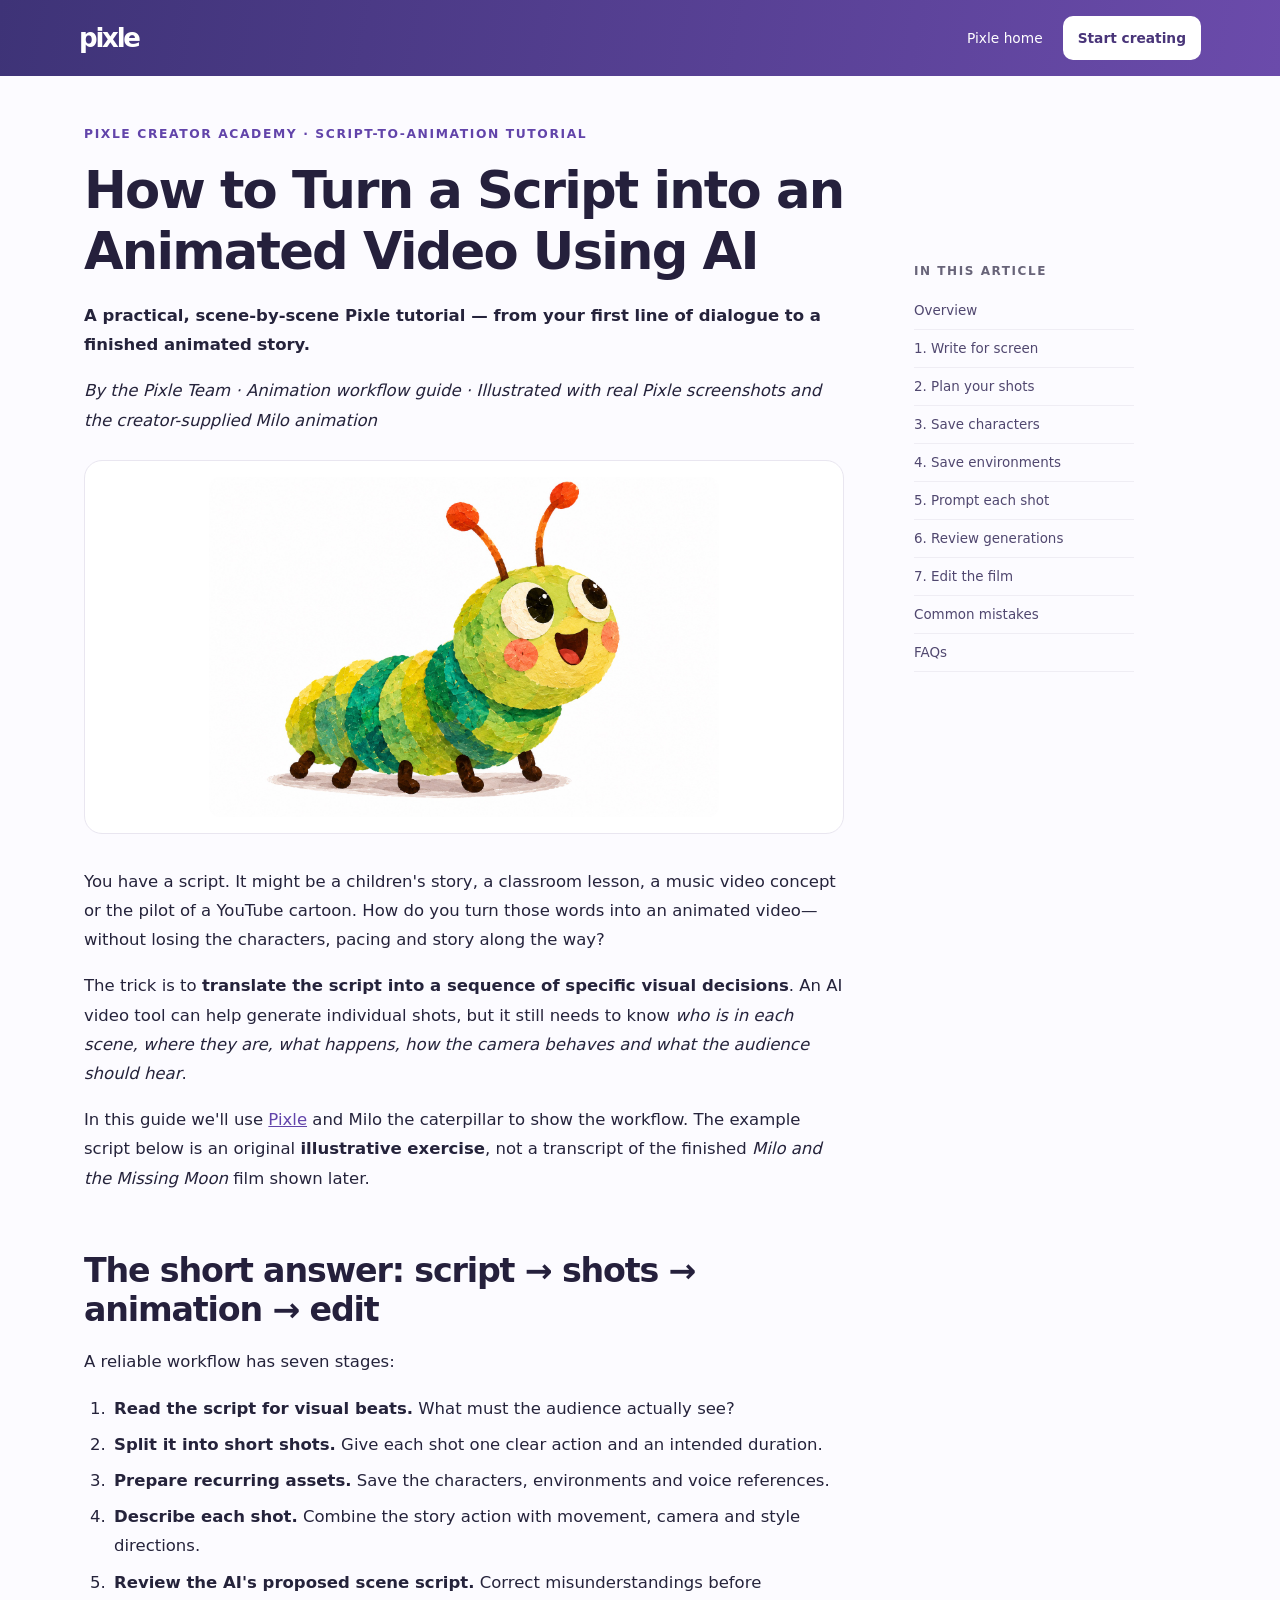
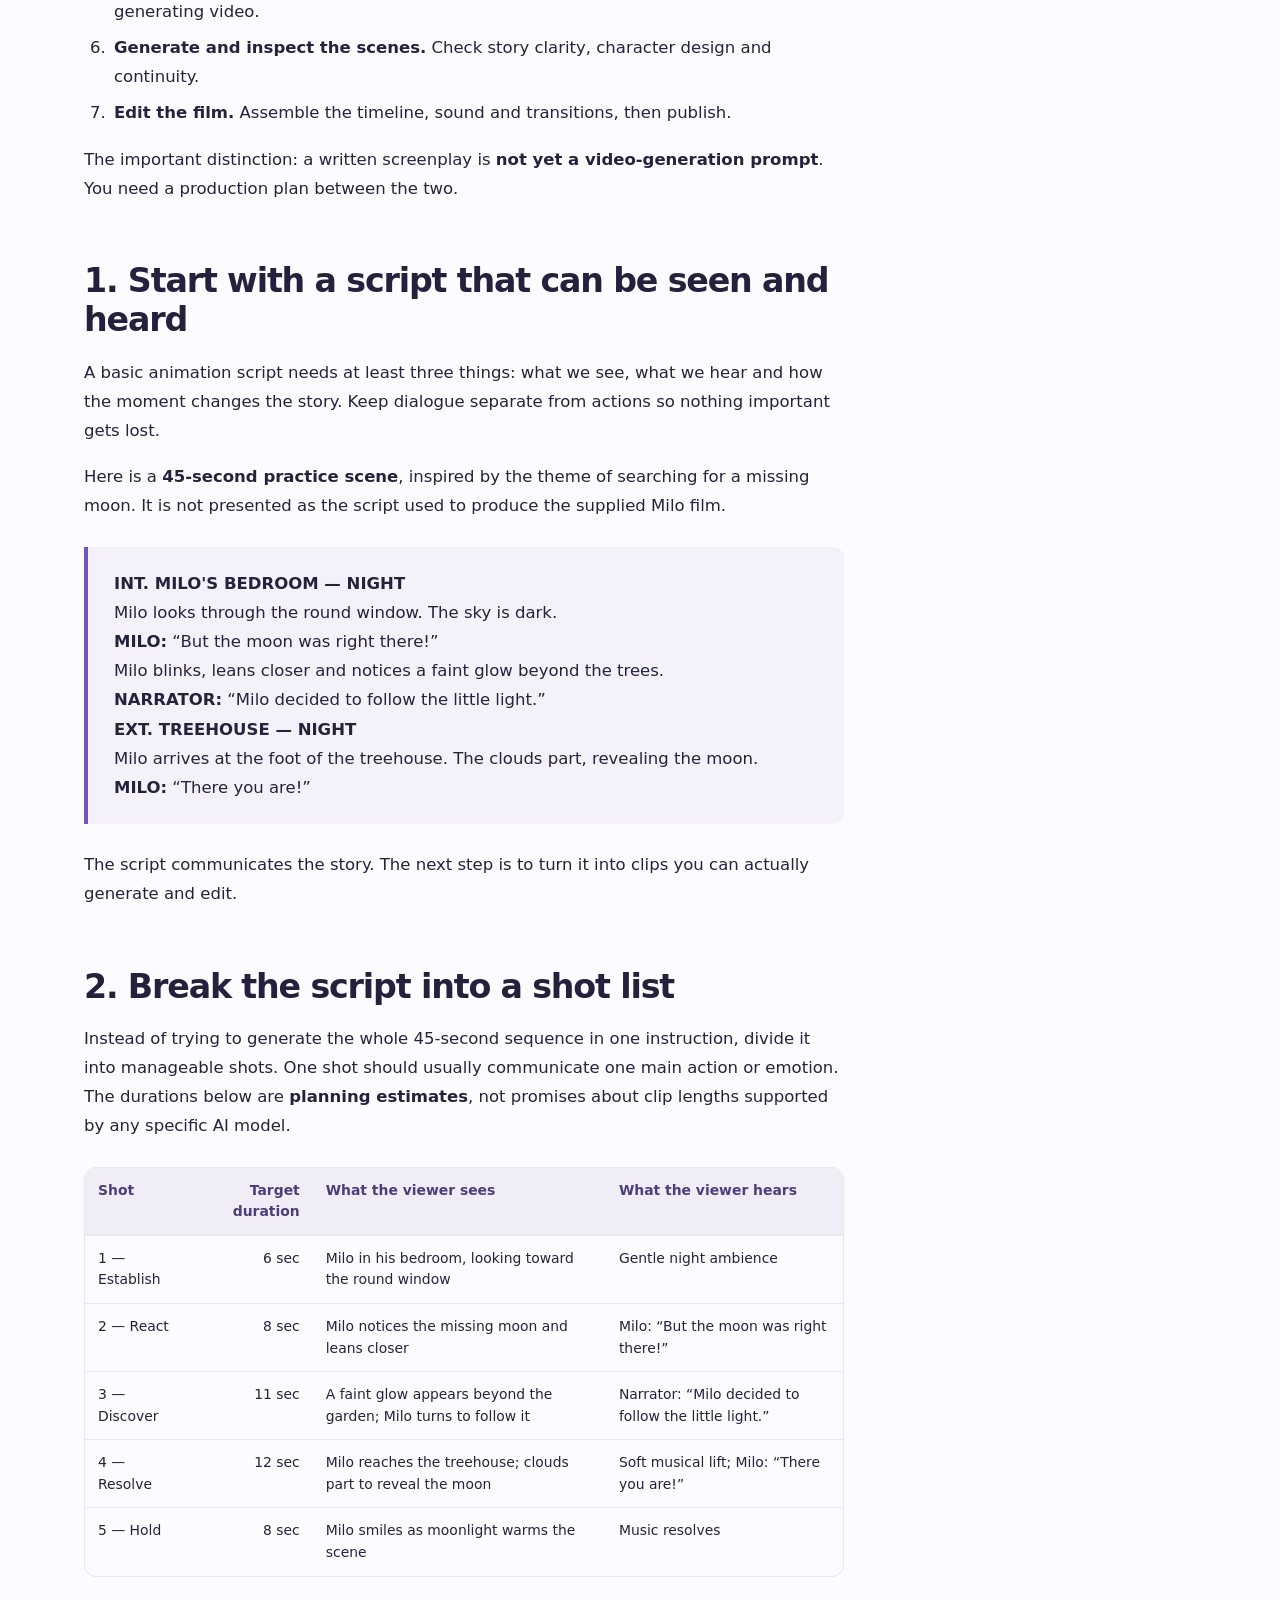
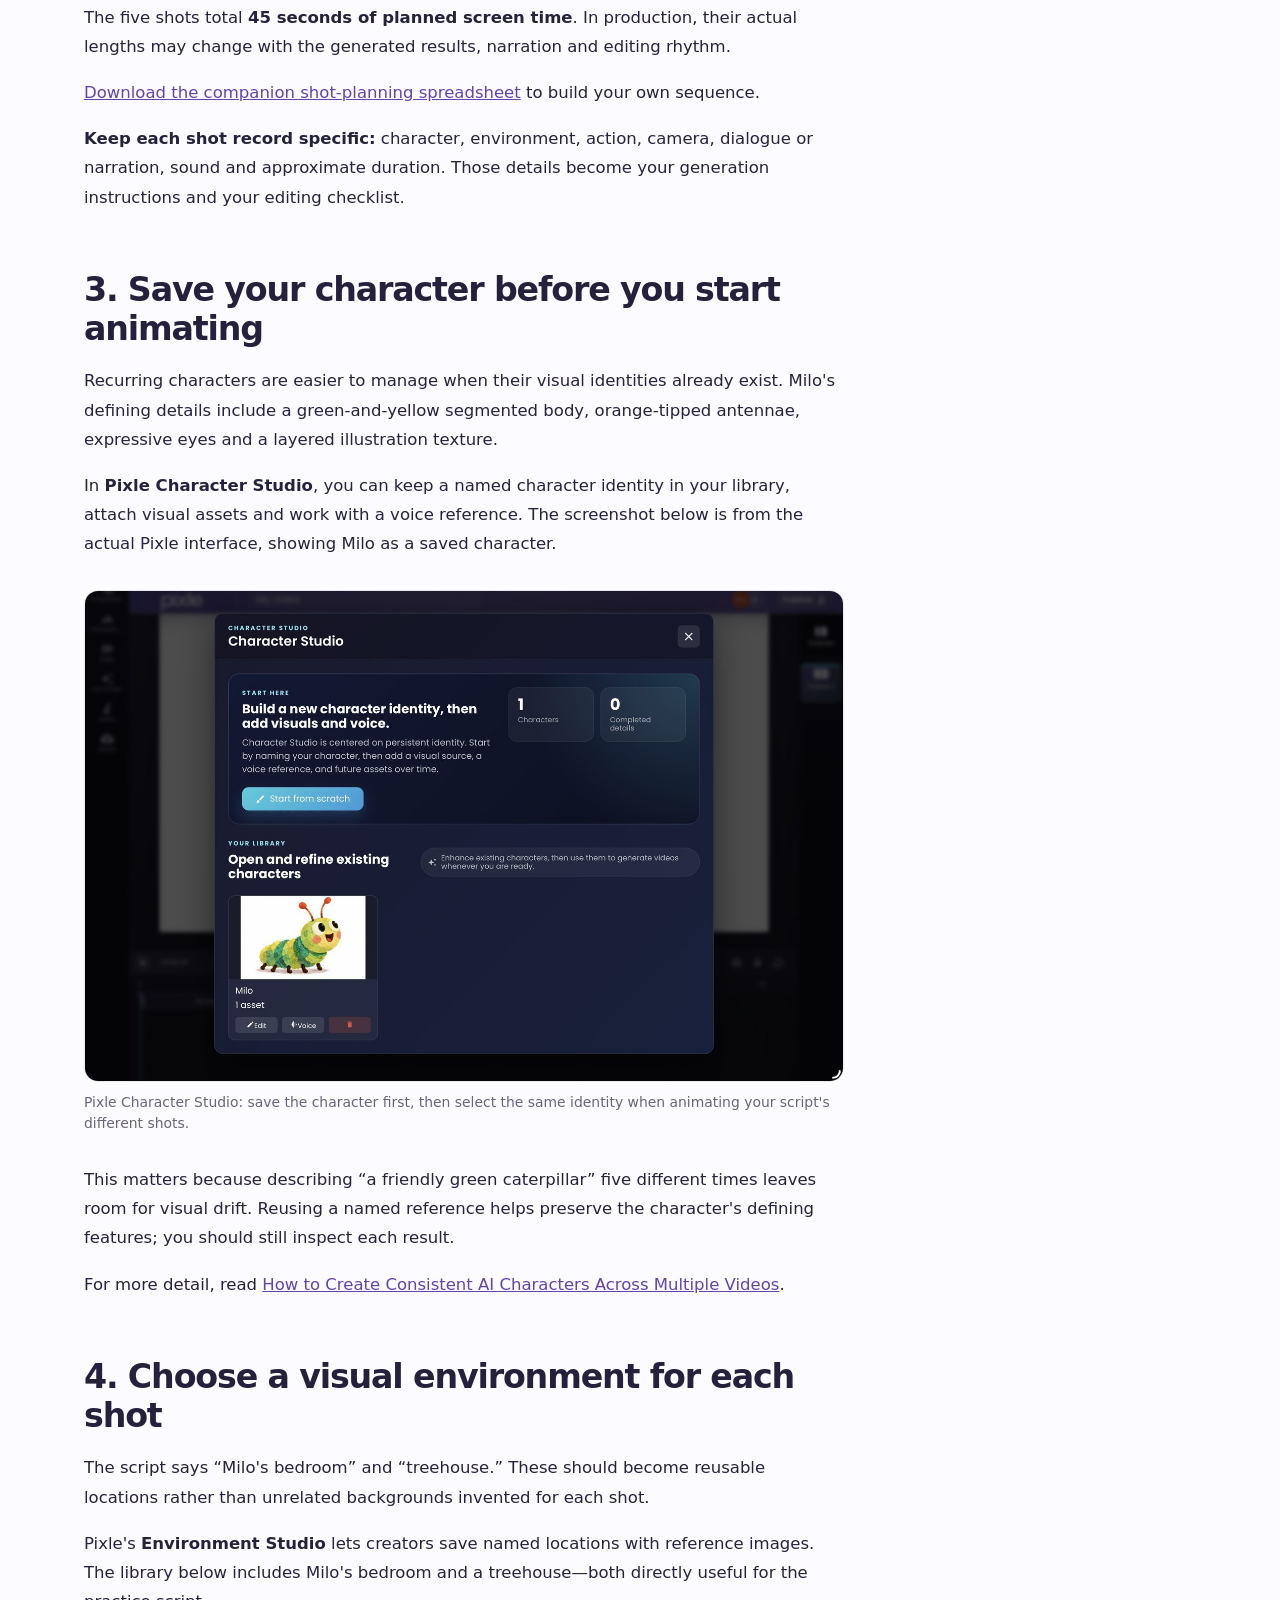
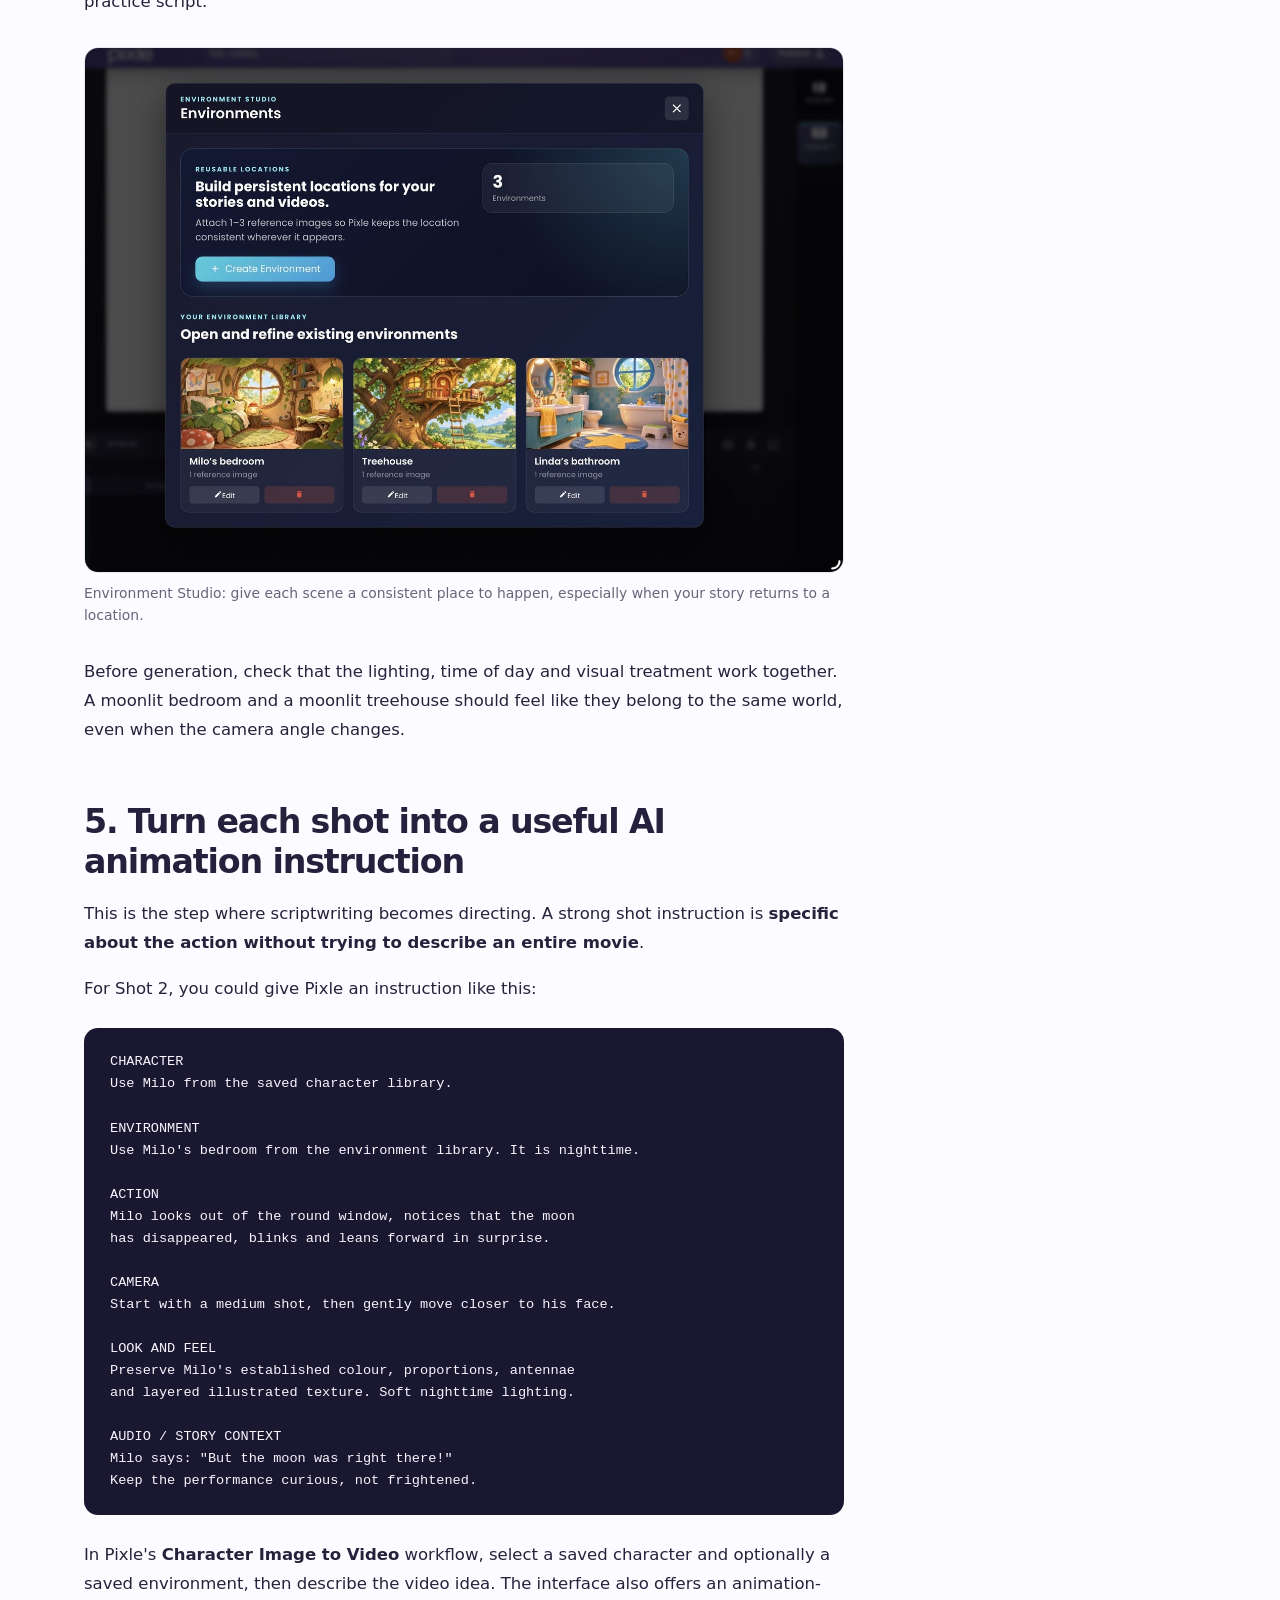
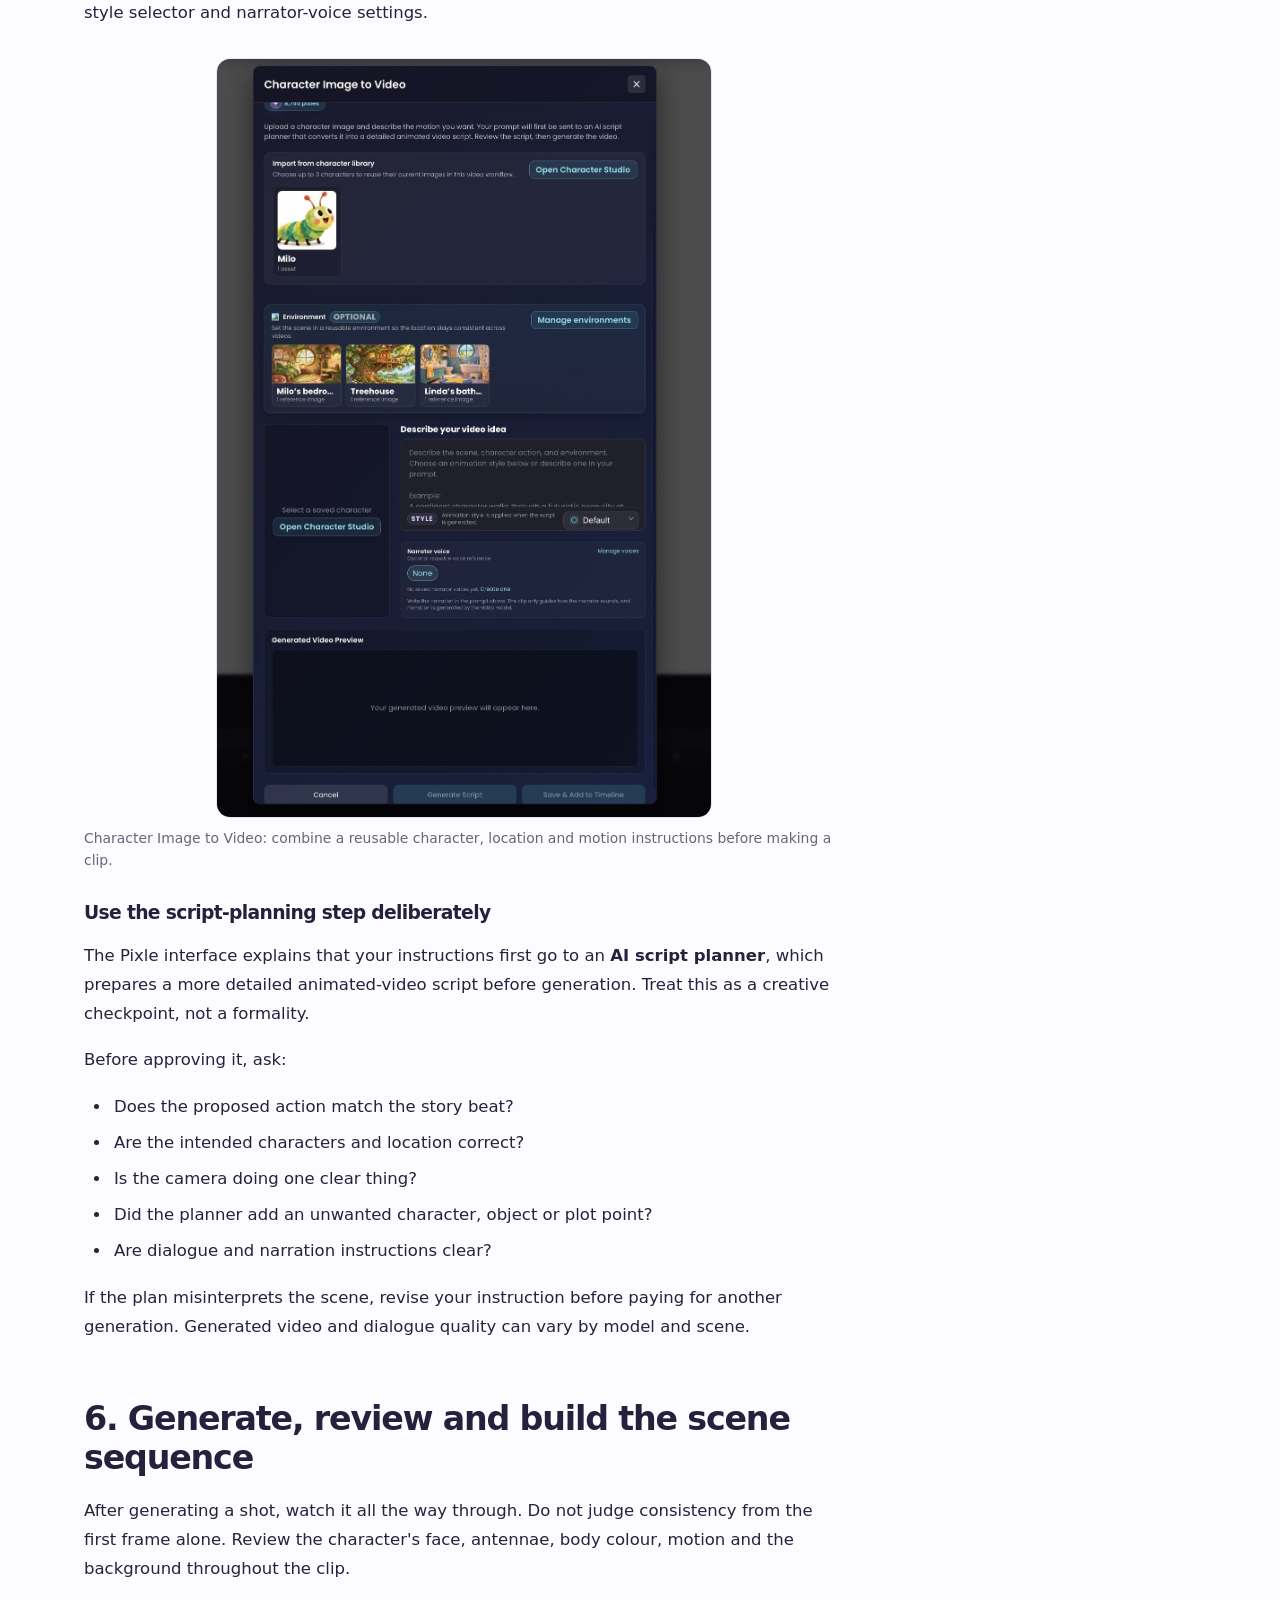
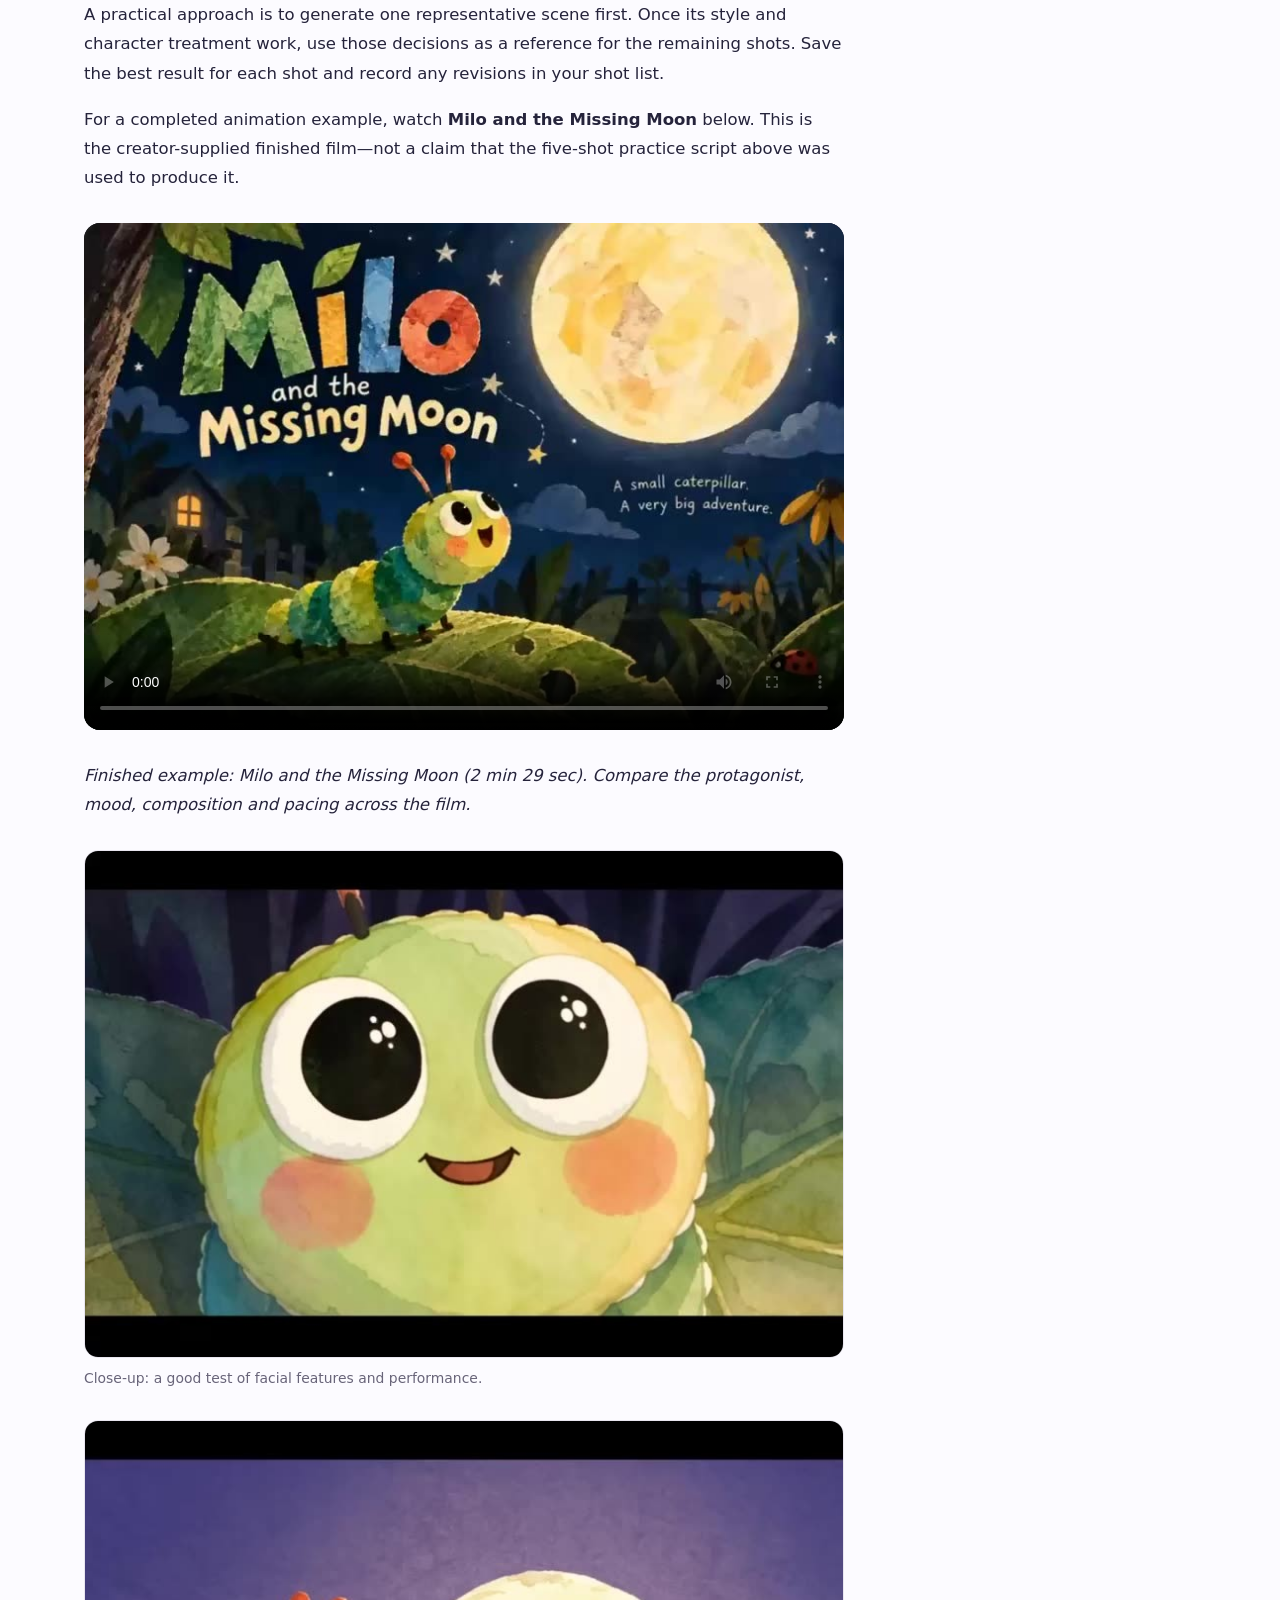
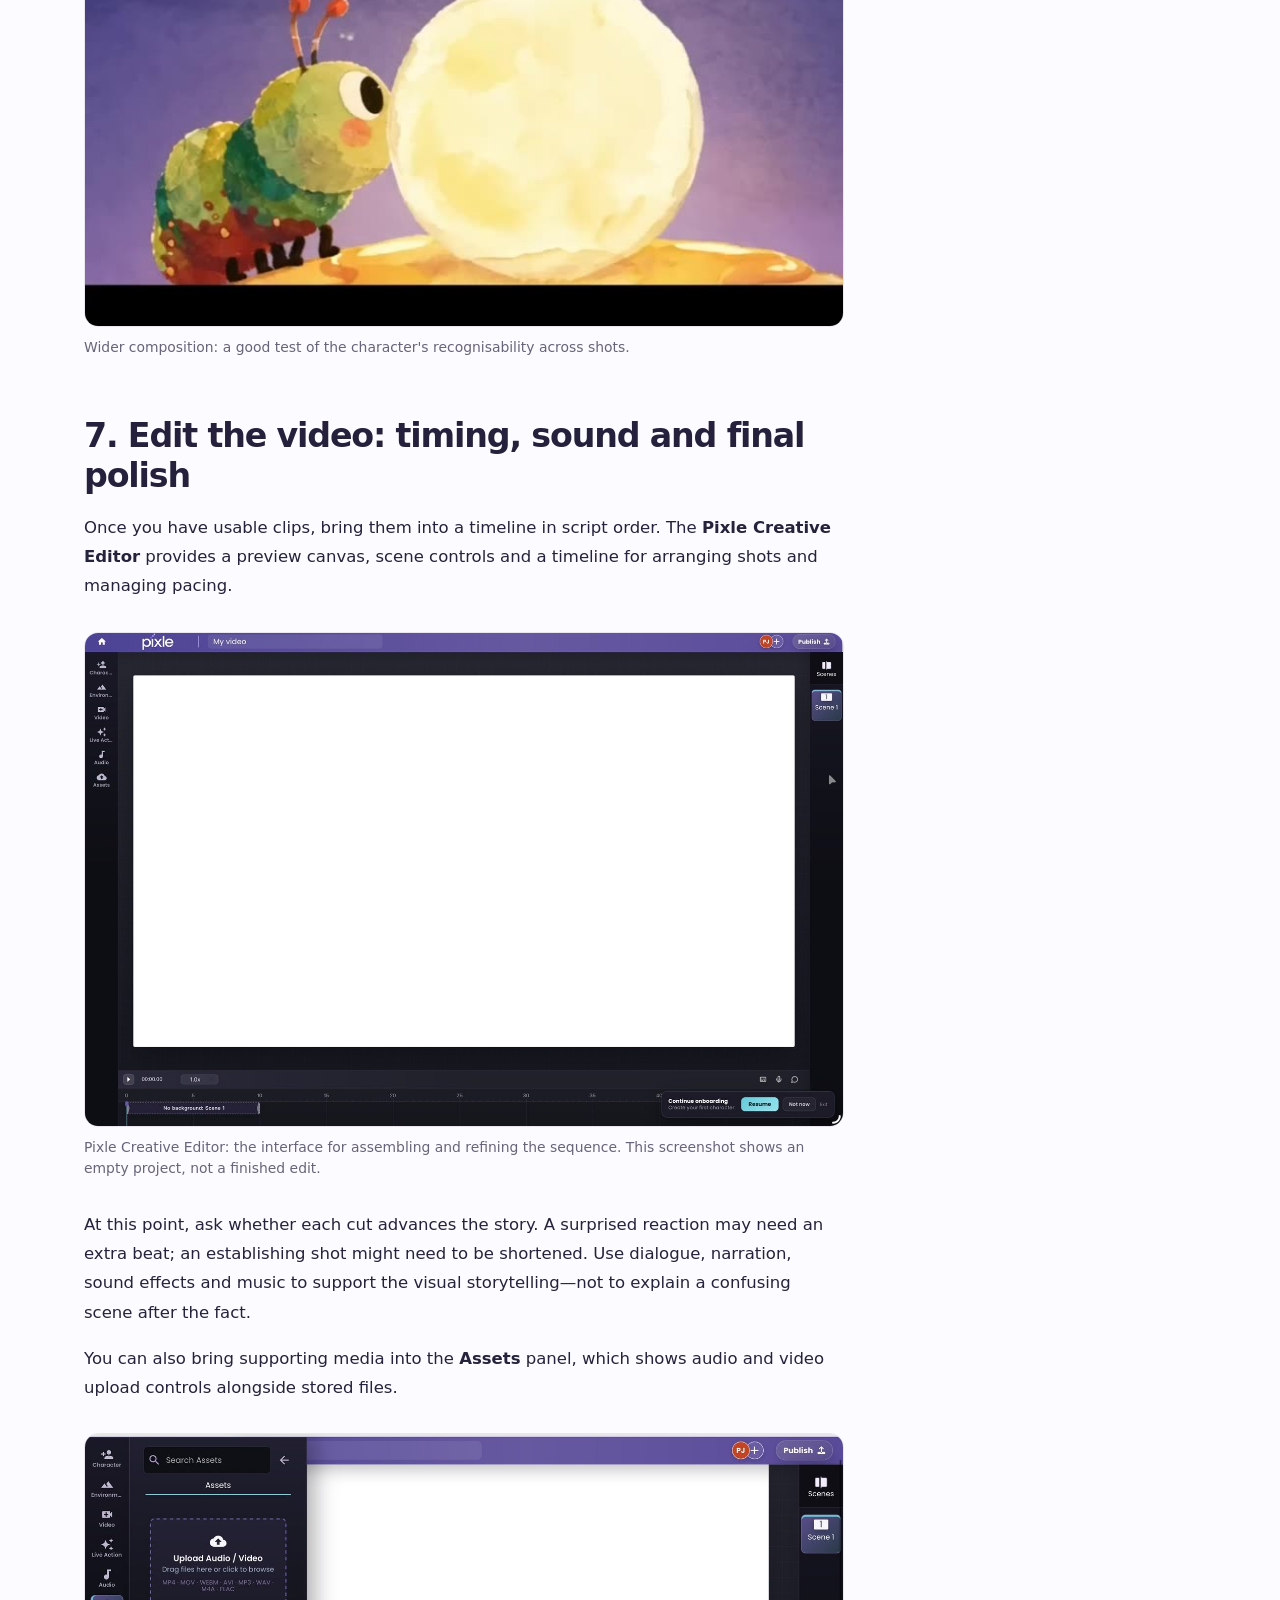
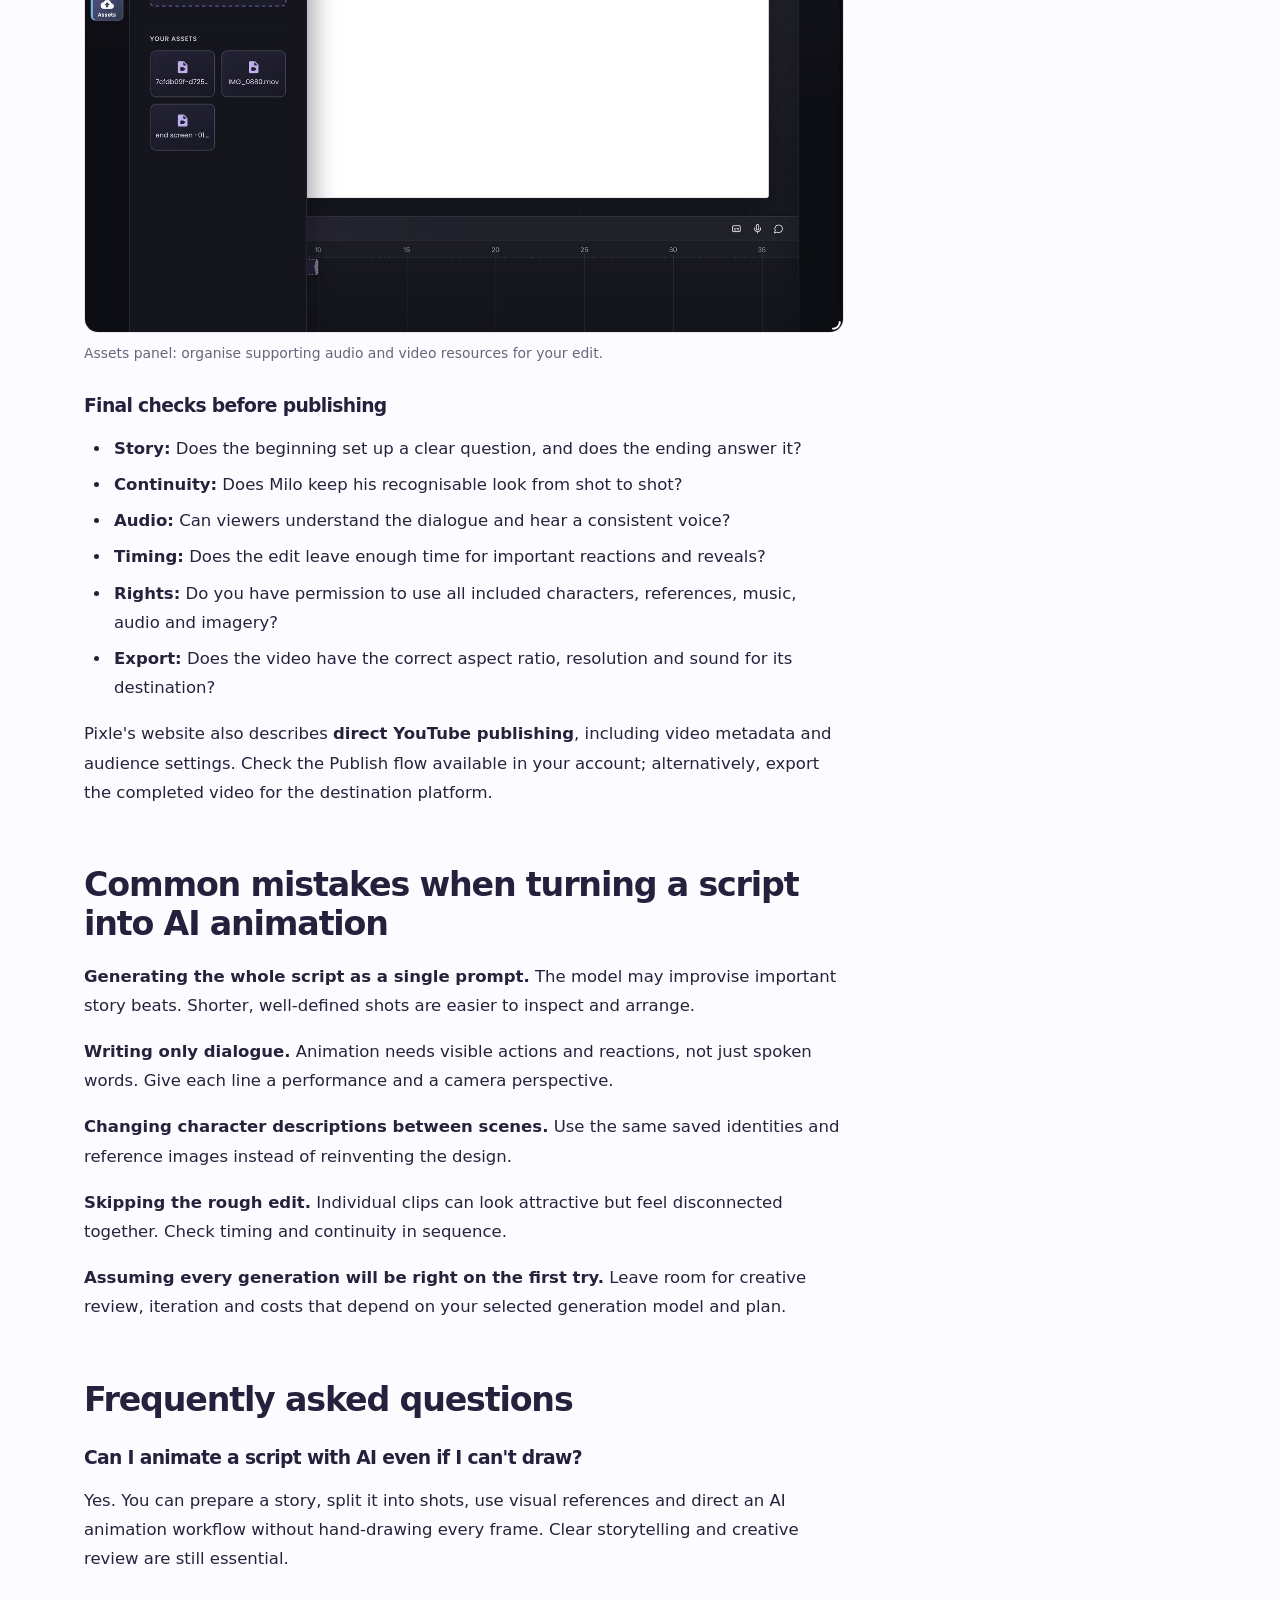
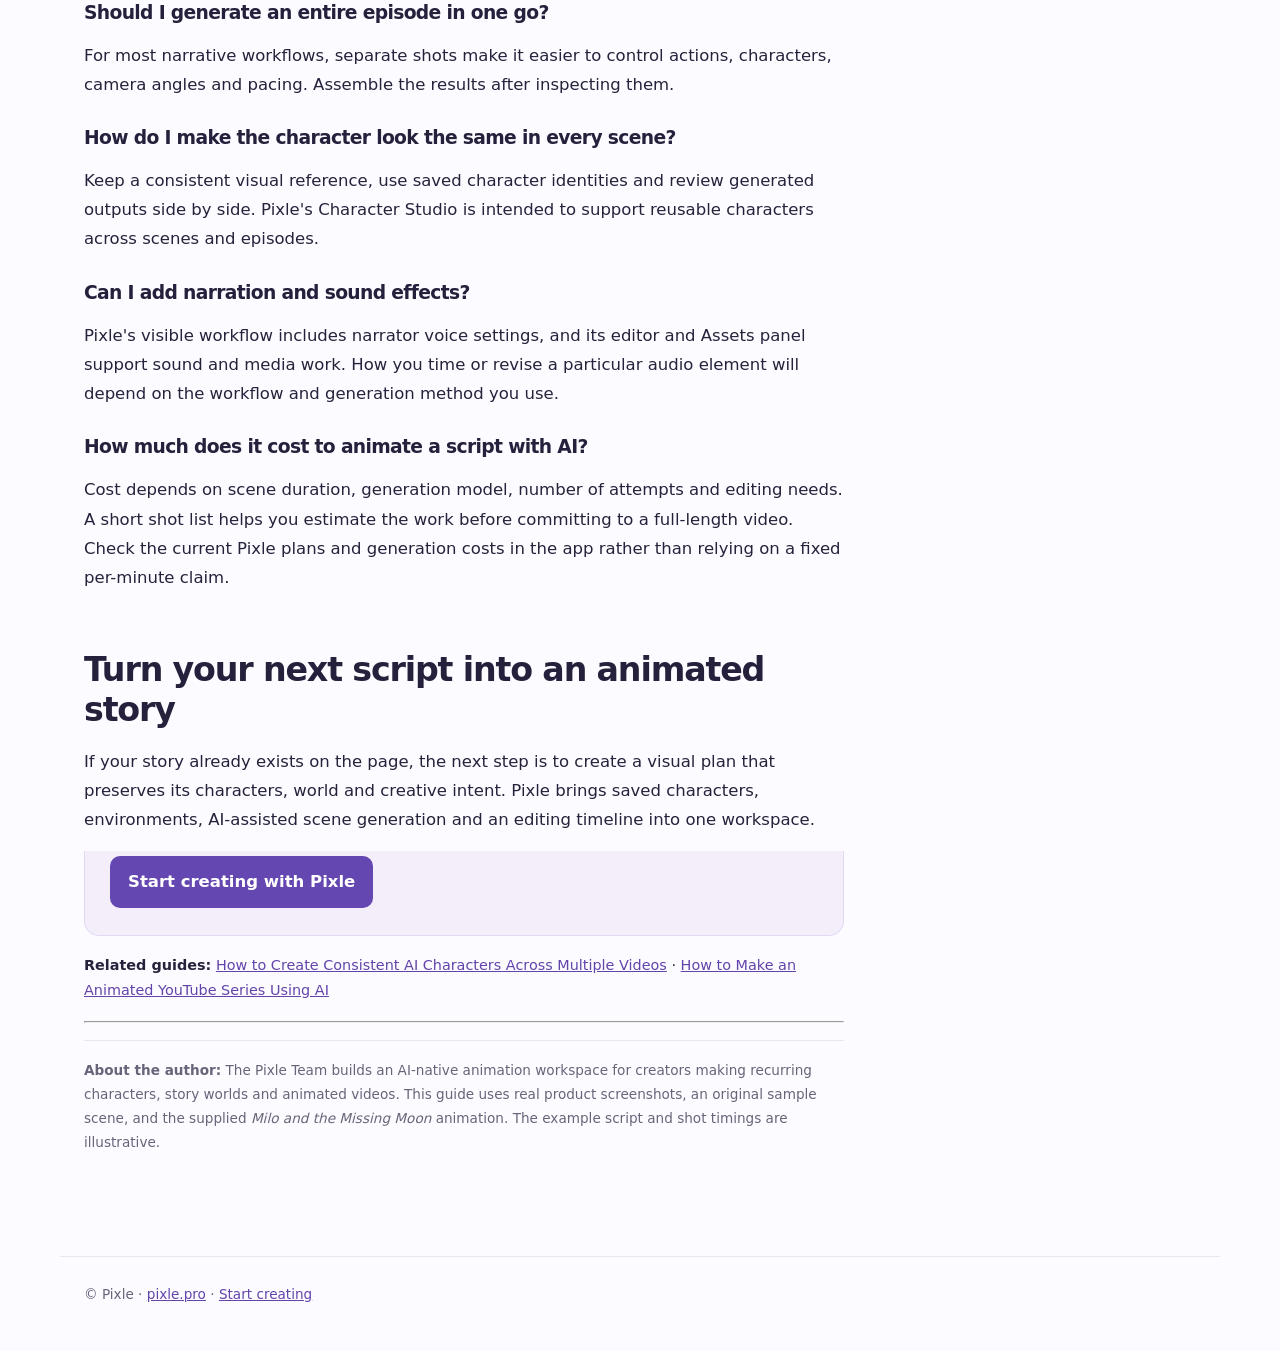
<file: assets/blog/pixle-blog-script-to-animated-video/index.html>
<!DOCTYPE html><html lang="en"><head><meta charset="utf-8"><meta name="viewport" content="width=device-width, initial-scale=1"><title>How to Turn a Script into an Animated Video Using AI | Pixle</title><meta name="description" content="Learn how to turn a script into an animated video with AI. Plan shots, reuse characters, generate scenes, add narration and edit in Pixle."><meta name="robots" content="index,follow"><link rel="canonical" href="https://www.pixle.pro/blog/script-to-animated-video"><meta property="og:type" content="article"><meta property="og:title" content="How to Turn a Script into an Animated Video Using AI"><meta property="og:description" content="Script to shot list to a finished AI-assisted animation: an illustrated Pixle workflow featuring Milo."><meta property="og:image" content="https://www.pixle.pro/blog/script-to-animated-video/assets/milo-original-character.jpg"><meta property="og:url" content="https://www.pixle.pro/blog/script-to-animated-video"><meta name="twitter:card" content="summary_large_image"><script type="application/ld+json">{"@context": "https://schema.org", "@type": "BlogPosting", "headline": "How to Turn a Script into an Animated Video Using AI", "description": "Learn how to turn a script into an animated video with AI. Plan shots, reuse characters, generate scenes, add narration and edit in Pixle.", "author": {"@type": "Organization", "name": "Pixle Team"}, "publisher": {"@type": "Organization", "name": "Pixle", "url": "https://www.pixle.pro"}, "mainEntityOfPage": "https://www.pixle.pro/blog/script-to-animated-video", "image": "https://www.pixle.pro/blog/script-to-animated-video/assets/milo-original-character.jpg"}</script><style>
:root{--ink:#25233b;--muted:#686479;--purple:#6244aa;--purple-dark:#423073;--teal:#1ab7ce;--line:#e9e6f0;--soft:#f7f5fc;--paper:#fff;--bg:#fcfbff}
*{box-sizing:border-box}html{scroll-behavior:smooth}body{margin:0;background:var(--bg);color:var(--ink);font:16.5px/1.77 system-ui,-apple-system,"Segoe UI",Arial,sans-serif;text-rendering:optimizeLegibility}
a{color:var(--purple)}a:hover{color:var(--purple-dark)}
img{display:block;max-width:100%;height:auto}h1,h2,h3{line-height:1.18;letter-spacing:-.035em;color:#25203c}h1{font-size:clamp(2.25rem,4vw,3.8rem);margin:14px 0 20px}h2{font-size:clamp(1.55rem,2.6vw,2.13rem);margin:58px 0 18px;scroll-margin-top:30px}h3{font-size:1.17rem;margin:28px 0 13px}p{margin:17px 0}li{margin:7px 0;padding-left:3px}ul,ol{padding-left:27px}
nav.site{background:linear-gradient(100deg,#3e3377,#6b4bab);color:white}nav.site .wrap{max-width:1170px;margin:auto;display:flex;align-items:center;justify-content:space-between;padding:16px 24px;gap:20px}
nav.site a{color:white;text-decoration:none}.logo{font-size:26px;letter-spacing:-.085em;font-weight:670;line-height:1}nav.site .links{display:flex;gap:20px;align-items:center;font-size:.86rem}nav.site .links a.primary{padding:10px 15px;border-radius:10px;background:#fff;color:#493579;font-weight:740}
.layout{max-width:1160px;display:grid;grid-template-columns:minmax(0,760px) 220px;gap:70px;padding:48px 24px 85px;margin:auto}.content{min-width:0}
.eyebrow{font-size:.77rem;letter-spacing:.13em;text-transform:uppercase;color:var(--purple);font-weight:790}.description{font-size:1.14rem;line-height:1.64;color:#504c67;max-width:690px}.meta{font-size:.85rem;color:var(--muted);margin:0 0 23px}.content>h1+p{font-size:1.2rem;line-height:1.62;color:#555068}
.hero-art{background:#fff;border:1px solid var(--line);border-radius:18px;padding:16px;margin:25px 0 33px}.hero-art img{max-height:340px;width:auto;margin:auto;object-fit:contain}
figure{margin:31px 0}.product-shot{width:100%;height:auto;border:1px solid var(--line);border-radius:14px;background:#1a1532}.product-shot[src*="character-image-to-video"]{width:auto;max-height:760px;margin:auto}.milo-reference{border-radius:12px}figcaption{font-size:.87rem;color:var(--muted);line-height:1.52;margin-top:10px}figcaption::first-letter{text-transform:uppercase}
.side{position:sticky;top:20px;align-self:start;padding-top:140px}.side h2{font-size:.75rem;letter-spacing:.13em;text-transform:uppercase;color:var(--muted);margin:0 0 13px}.side a{display:block;text-decoration:none;font-size:.84rem;line-height:1.42;padding:9px 0;color:#50476f;border-bottom:1px solid #efedf4}
.table-scroll{overflow-x:auto;border:1px solid var(--line);border-radius:12px;margin:26px 0}table{border-collapse:collapse;width:100%;min-width:580px;font-size:.87rem;line-height:1.55}th,td{padding:12px 13px;text-align:left;vertical-align:top;border-bottom:1px solid var(--line)}th{background:#f0edf7;color:#4e3d79}tr:last-child td{border-bottom:0}td:nth-child(2){white-space:nowrap}
.screenplay{margin:26px 0;padding:22px 26px;background:#f4f1fb;border-left:4px solid #7454b6;border-radius:0 10px 10px 0}.screenplay p{margin:0}
.prompt-block{overflow-x:auto;padding:23px 26px;margin:25px 0;background:#1a1830;color:#f8f5ff;border-radius:14px;font: .85rem/1.62 ui-monospace,"SFMono-Regular",Consolas,monospace;white-space:pre-wrap}.prompt-block code{font:inherit}
.video-block video{width:100%;aspect-ratio:768/512;display:block;background:#141127;border-radius:16px}
.content>h2#cta{background:#f3eefa;border:1px solid #e2d8f3;border-radius:15px;padding:25px 25px 5px;margin-bottom:0}.content>h2#cta+p{background:#f3eefa;padding:0 25px 2px;margin:0;border-inline:1px solid #e2d8f3}.cta-line{background:#f3eefa;padding:5px 25px 27px;border-radius:0 0 15px 15px;margin:0;border-inline:1px solid #e2d8f3;border-bottom:1px solid #e2d8f3}.cta-line a{display:inline-block;background:#6447b1;color:#fff;text-decoration:none;font-weight:700;border-radius:10px;padding:11px 18px}
.author-note{font-size:.85rem;color:var(--muted);border-top:1px solid var(--line);padding-top:17px}.related-text{font-size:.9rem}
.footer{max-width:1160px;margin:auto;padding:25px 24px 45px;border-top:1px solid var(--line);font-size:.85rem;color:var(--muted)}
@media(max-width:1000px){.layout{max-width:790px;grid-template-columns:minmax(0,1fr)}.side{display:none}}@media(max-width:600px){body{font-size:16px}.layout{padding:29px 18px 54px}.hero-art{padding:8px}.hero-art img{max-height:280px}.table-scroll{margin-left:-2px;margin-right:-2px}nav.site .wrap{padding:13px 18px}nav.site .links a.secondary{display:none}.prompt-block{padding:17px;font-size:.77rem}blockquote{padding:20px}}
</style></head><body><nav class="site"><div class="wrap"><a class="logo" href="https://www.pixle.pro/" aria-label="Pixle home">pixle</a><div class="links"><a class="secondary" href="https://www.pixle.pro/">Pixle home</a><a href="https://app.pixle.pro/?utm_source=blog&amp;utm_medium=article&amp;utm_campaign=script_to_animation" class="primary">Start creating</a></div></div></nav><div class="layout"><main class="content"><article aria-labelledby="page-title"><div class="eyebrow">Pixle Creator Academy · Script-to-animation tutorial</div><h1 id="page-title">How to Turn a Script into an Animated Video Using AI</h1>
<p><strong>A practical, scene-by-scene Pixle tutorial — from your first line of dialogue to a finished animated story.</strong></p>
<p><em>By the Pixle Team · Animation workflow guide · Illustrated with real Pixle screenshots and the creator-supplied Milo animation</em></p>
<figure class="hero-art"><img alt="Original reference image of Milo the caterpillar, with bright green segments, big eyes and orange-tipped antennae" class="milo-reference" fetchpriority="high" height="1024" loading="eager" src="assets/milo-original-character.jpg" width="1536"/></figure>
<p>You have a script. It might be a children's story, a classroom lesson, a music video concept or the pilot of a YouTube cartoon. How do you turn those words into an animated video—without losing the characters, pacing and story along the way?</p>
<p>The trick is to <strong>translate the script into a sequence of specific visual decisions</strong>. An AI video tool can help generate individual shots, but it still needs to know <em>who is in each scene, where they are, what happens, how the camera behaves and what the audience should hear</em>.</p>
<p>In this guide we'll use <a href="https://www.pixle.pro/">Pixle</a> and Milo the caterpillar to show the workflow. The example script below is an original <strong>illustrative exercise</strong>, not a transcript of the finished <em>Milo and the Missing Moon</em> film shown later.</p>
<h2 id="overview">The short answer: script → shots → animation → edit</h2>
<p>A reliable workflow has seven stages:</p>
<ol>
<li><strong>Read the script for visual beats.</strong> What must the audience actually see?</li>
<li><strong>Split it into short shots.</strong> Give each shot one clear action and an intended duration.</li>
<li><strong>Prepare recurring assets.</strong> Save the characters, environments and voice references.</li>
<li><strong>Describe each shot.</strong> Combine the story action with movement, camera and style directions.</li>
<li><strong>Review the AI's proposed scene script.</strong> Correct misunderstandings before generating video.</li>
<li><strong>Generate and inspect the scenes.</strong> Check story clarity, character design and continuity.</li>
<li><strong>Edit the film.</strong> Assemble the timeline, sound and transitions, then publish.</li>
</ol>
<p>The important distinction: a written screenplay is <strong>not yet a video-generation prompt</strong>. You need a production plan between the two.</p>
<h2 id="script">1. Start with a script that can be seen and heard</h2>
<p>A basic animation script needs at least three things: what we see, what we hear and how the moment changes the story. Keep dialogue separate from actions so nothing important gets lost.</p>
<p>Here is a <strong>45-second practice scene</strong>, inspired by the theme of searching for a missing moon. It is not presented as the script used to produce the supplied Milo film.</p>
<blockquote class="screenplay">
<p><strong>INT. MILO'S BEDROOM — NIGHT</strong><br/>
Milo looks through the round window. The sky is dark.<br/>
<strong>MILO:</strong> “But the moon was right there!”<br/>
Milo blinks, leans closer and notices a faint glow beyond the trees.<br/>
<strong>NARRATOR:</strong> “Milo decided to follow the little light.”<br/>
<strong>EXT. TREEHOUSE — NIGHT</strong><br/>
Milo arrives at the foot of the treehouse. The clouds part, revealing the moon.<br/>
<strong>MILO:</strong> “There you are!”</p>
</blockquote>
<p>The script communicates the story. The next step is to turn it into clips you can actually generate and edit.</p>
<h2 id="shot-list">2. Break the script into a shot list</h2>
<p>Instead of trying to generate the whole 45-second sequence in one instruction, divide it into manageable shots. One shot should usually communicate one main action or emotion. The durations below are <strong>planning estimates</strong>, not promises about clip lengths supported by any specific AI model.</p>
<div class="table-scroll"><table>
<thead>
<tr>
<th>Shot</th>
<th style="text-align:right">Target duration</th>
<th>What the viewer sees</th>
<th>What the viewer hears</th>
</tr>
</thead>
<tbody>
<tr>
<td>1 — Establish</td>
<td style="text-align:right">6 sec</td>
<td>Milo in his bedroom, looking toward the round window</td>
<td>Gentle night ambience</td>
</tr>
<tr>
<td>2 — React</td>
<td style="text-align:right">8 sec</td>
<td>Milo notices the missing moon and leans closer</td>
<td>Milo: “But the moon was right there!”</td>
</tr>
<tr>
<td>3 — Discover</td>
<td style="text-align:right">11 sec</td>
<td>A faint glow appears beyond the garden; Milo turns to follow it</td>
<td>Narrator: “Milo decided to follow the little light.”</td>
</tr>
<tr>
<td>4 — Resolve</td>
<td style="text-align:right">12 sec</td>
<td>Milo reaches the treehouse; clouds part to reveal the moon</td>
<td>Soft musical lift; Milo: “There you are!”</td>
</tr>
<tr>
<td>5 — Hold</td>
<td style="text-align:right">8 sec</td>
<td>Milo smiles as moonlight warms the scene</td>
<td>Music resolves</td>
</tr>
</tbody>
</table></div>
<p>The five shots total <strong>45 seconds of planned screen time</strong>. In production, their actual lengths may change with the generated results, narration and editing rhythm.</p>
<p><a href="shot-planner.csv">Download the companion shot-planning spreadsheet</a> to build your own sequence.</p>
<p><strong>Keep each shot record specific:</strong> character, environment, action, camera, dialogue or narration, sound and approximate duration. Those details become your generation instructions and your editing checklist.</p>
<h2 id="character">3. Save your character before you start animating</h2>
<p>Recurring characters are easier to manage when their visual identities already exist. Milo's defining details include a green-and-yellow segmented body, orange-tipped antennae, expressive eyes and a layered illustration texture.</p>
<p>In <strong>Pixle Character Studio</strong>, you can keep a named character identity in your library, attach visual assets and work with a voice reference. The screenshot below is from the actual Pixle interface, showing Milo as a saved character.</p>
<figure><img alt="Real Pixle Character Studio showing Milo saved as a reusable character, alongside Edit and Voice controls" class="product-shot" height="970" loading="lazy" src="assets/character-studio-milo.jpg" width="1500"/><figcaption>Pixle Character Studio: save the character first, then select the same identity when animating your script's different shots.</figcaption></figure>

<p>This matters because describing “a friendly green caterpillar” five different times leaves room for visual drift. Reusing a named reference helps preserve the character's defining features; you should still inspect each result.</p>
<p>For more detail, read <a href="https://www.pixle.pro/blog/consistent-ai-characters">How to Create Consistent AI Characters Across Multiple Videos</a>.</p>
<h2 id="environment">4. Choose a visual environment for each shot</h2>
<p>The script says “Milo's bedroom” and “treehouse.” These should become reusable locations rather than unrelated backgrounds invented for each shot.</p>
<p>Pixle's <strong>Environment Studio</strong> lets creators save named locations with reference images. The library below includes Milo's bedroom and a treehouse—both directly useful for the practice script.</p>
<figure><img alt="Real Pixle Environment Studio containing Milo's bedroom, a treehouse and a third saved bathroom environment" class="product-shot" height="1037" loading="lazy" src="assets/environment-studio-milo.jpg" width="1500"/><figcaption>Environment Studio: give each scene a consistent place to happen, especially when your story returns to a location.</figcaption></figure>

<p>Before generation, check that the lighting, time of day and visual treatment work together. A moonlit bedroom and a moonlit treehouse should feel like they belong to the same world, even when the camera angle changes.</p>
<h2 id="prompt">5. Turn each shot into a useful AI animation instruction</h2>
<p>This is the step where scriptwriting becomes directing. A strong shot instruction is <strong>specific about the action without trying to describe an entire movie</strong>.</p>
<p>For Shot 2, you could give Pixle an instruction like this:</p>
<pre class="prompt-block"><code class="language-text">CHARACTER
Use Milo from the saved character library.

ENVIRONMENT
Use Milo's bedroom from the environment library. It is nighttime.

ACTION
Milo looks out of the round window, notices that the moon
has disappeared, blinks and leans forward in surprise.

CAMERA
Start with a medium shot, then gently move closer to his face.

LOOK AND FEEL
Preserve Milo's established colour, proportions, antennae
and layered illustrated texture. Soft nighttime lighting.

AUDIO / STORY CONTEXT
Milo says: "But the moon was right there!"
Keep the performance curious, not frightened.
</code></pre>
<p>In Pixle's <strong>Character Image to Video</strong> workflow, select a saved character and optionally a saved environment, then describe the video idea. The interface also offers an animation-style selector and narrator-voice settings.</p>
<figure><img alt="Real Character Image to Video interface in Pixle showing Milo, environment choices, prompt entry, style and narrator voice controls, and the generated video preview area" class="product-shot" height="1690" loading="lazy" src="assets/character-image-to-video-workflow.jpg" width="1101"/><figcaption>Character Image to Video: combine a reusable character, location and motion instructions before making a clip.</figcaption></figure>

<h3 class="minor-heading">Use the script-planning step deliberately</h3>
<p>The Pixle interface explains that your instructions first go to an <strong>AI script planner</strong>, which prepares a more detailed animated-video script before generation. Treat this as a creative checkpoint, not a formality.</p>
<p>Before approving it, ask:</p>
<ul>
<li>Does the proposed action match the story beat?</li>
<li>Are the intended characters and location correct?</li>
<li>Is the camera doing one clear thing?</li>
<li>Did the planner add an unwanted character, object or plot point?</li>
<li>Are dialogue and narration instructions clear?</li>
</ul>
<p>If the plan misinterprets the scene, revise your instruction before paying for another generation. Generated video and dialogue quality can vary by model and scene.</p>
<h2 id="generate">6. Generate, review and build the scene sequence</h2>
<p>After generating a shot, watch it all the way through. Do not judge consistency from the first frame alone. Review the character's face, antennae, body colour, motion and the background throughout the clip.</p>
<p>A practical approach is to generate one representative scene first. Once its style and character treatment work, use those decisions as a reference for the remaining shots. Save the best result for each shot and record any revisions in your shot list.</p>
<p>For a completed animation example, watch <strong>Milo and the Missing Moon</strong> below. This is the creator-supplied finished film—not a claim that the five-shot practice script above was used to produce it.</p>
<figure class="video-block"><video aria-label="Watch Milo and the Missing Moon, a finished animated short" controls="" playsinline="" poster="assets/milo-missing-moon-poster.jpg" preload="metadata"><source src="assets/milo-and-the-missing-moon.mp4" type="video/mp4"/>Your browser does not support embedded video playback. <a href="assets/milo-and-the-missing-moon.mp4">Open the Milo film</a>.</video></figure>
<p><em>Finished example: Milo and the Missing Moon (2 min 29 sec). Compare the protagonist, mood, composition and pacing across the film.</em></p>
<figure><img alt="Frame from Milo and the Missing Moon with Milo shown in an expressive close-up" class="product-shot" height="512" loading="lazy" src="assets/milo-closeup.jpg" width="768"/><figcaption>Close-up: a good test of facial features and performance.</figcaption></figure>

<figure><img alt="Frame from Milo and the Missing Moon showing Milo in a different moonlit composition" class="product-shot" height="512" loading="lazy" src="assets/milo-moon-scene.jpg" width="768"/><figcaption>Wider composition: a good test of the character's recognisability across shots.</figcaption></figure>

<h2 id="edit">7. Edit the video: timing, sound and final polish</h2>
<p>Once you have usable clips, bring them into a timeline in script order. The <strong>Pixle Creative Editor</strong> provides a preview canvas, scene controls and a timeline for arranging shots and managing pacing.</p>
<figure><img alt="Real Pixle video editor interface showing an empty preview canvas, scene list and editing timeline" class="product-shot" height="976" loading="lazy" src="assets/pixle-timeline-editor.jpg" width="1500"/><figcaption>Pixle Creative Editor: the interface for assembling and refining the sequence. This screenshot shows an empty project, not a finished edit.</figcaption></figure>

<p>At this point, ask whether each cut advances the story. A surprised reaction may need an extra beat; an establishing shot might need to be shortened. Use dialogue, narration, sound effects and music to support the visual storytelling—not to explain a confusing scene after the fact.</p>
<p>You can also bring supporting media into the <strong>Assets</strong> panel, which shows audio and video upload controls alongside stored files.</p>
<figure><img alt="Real Pixle editor Assets panel showing audio and video file uploads" class="product-shot" height="985" loading="lazy" src="assets/pixle-assets-library.jpg" width="1500"/><figcaption>Assets panel: organise supporting audio and video resources for your edit.</figcaption></figure>

<h3 class="minor-heading">Final checks before publishing</h3>
<ul>
<li><strong>Story:</strong> Does the beginning set up a clear question, and does the ending answer it?</li>
<li><strong>Continuity:</strong> Does Milo keep his recognisable look from shot to shot?</li>
<li><strong>Audio:</strong> Can viewers understand the dialogue and hear a consistent voice?</li>
<li><strong>Timing:</strong> Does the edit leave enough time for important reactions and reveals?</li>
<li><strong>Rights:</strong> Do you have permission to use all included characters, references, music, audio and imagery?</li>
<li><strong>Export:</strong> Does the video have the correct aspect ratio, resolution and sound for its destination?</li>
</ul>
<p>Pixle's website also describes <strong>direct YouTube publishing</strong>, including video metadata and audience settings. Check the Publish flow available in your account; alternatively, export the completed video for the destination platform.</p>
<h2 id="mistakes">Common mistakes when turning a script into AI animation</h2>
<p><strong>Generating the whole script as a single prompt.</strong> The model may improvise important story beats. Shorter, well-defined shots are easier to inspect and arrange.</p>
<p><strong>Writing only dialogue.</strong> Animation needs visible actions and reactions, not just spoken words. Give each line a performance and a camera perspective.</p>
<p><strong>Changing character descriptions between scenes.</strong> Use the same saved identities and reference images instead of reinventing the design.</p>
<p><strong>Skipping the rough edit.</strong> Individual clips can look attractive but feel disconnected together. Check timing and continuity in sequence.</p>
<p><strong>Assuming every generation will be right on the first try.</strong> Leave room for creative review, iteration and costs that depend on your selected generation model and plan.</p>
<h2 id="faqs">Frequently asked questions</h2>
<h3 class="minor-heading">Can I animate a script with AI even if I can't draw?</h3>
<p>Yes. You can prepare a story, split it into shots, use visual references and direct an AI animation workflow without hand-drawing every frame. Clear storytelling and creative review are still essential.</p>
<h3 class="minor-heading">Should I generate an entire episode in one go?</h3>
<p>For most narrative workflows, separate shots make it easier to control actions, characters, camera angles and pacing. Assemble the results after inspecting them.</p>
<h3 class="minor-heading">How do I make the character look the same in every scene?</h3>
<p>Keep a consistent visual reference, use saved character identities and review generated outputs side by side. Pixle's Character Studio is intended to support reusable characters across scenes and episodes.</p>
<h3 class="minor-heading">Can I add narration and sound effects?</h3>
<p>Pixle's visible workflow includes narrator voice settings, and its editor and Assets panel support sound and media work. How you time or revise a particular audio element will depend on the workflow and generation method you use.</p>
<h3 class="minor-heading">How much does it cost to animate a script with AI?</h3>
<p>Cost depends on scene duration, generation model, number of attempts and editing needs. A short shot list helps you estimate the work before committing to a full-length video. Check the current Pixle plans and generation costs in the app rather than relying on a fixed per-minute claim.</p>
<h2 id="cta">Turn your next script into an animated story</h2>
<p>If your story already exists on the page, the next step is to create a visual plan that preserves its characters, world and creative intent. Pixle brings saved characters, environments, AI-assisted scene generation and an editing timeline into one workspace.</p>
<p class="cta-line"><strong><a href="https://app.pixle.pro/?utm_source=blog&amp;utm_medium=article&amp;utm_campaign=script_to_animation">Start creating with Pixle</a></strong></p>
<p class="related-text"><strong>Related guides:</strong> <a href="https://www.pixle.pro/blog/consistent-ai-characters">How to Create Consistent AI Characters Across Multiple Videos</a> · <a href="https://www.pixle.pro/blog/ai-animated-youtube-series">How to Make an Animated YouTube Series Using AI</a></p>
<hr/>
<p class="author-note"><strong>About the author:</strong> The Pixle Team builds an AI-native animation workspace for creators making recurring characters, story worlds and animated videos. This guide uses real product screenshots, an original sample scene, and the supplied <em>Milo and the Missing Moon</em> animation. The example script and shot timings are illustrative.</p>
</article></main><aside class="side" aria-label="On this page"><h2>In this article</h2><a href="#overview">Overview</a><a href="#script">1. Write for screen</a><a href="#shot-list">2. Plan your shots</a><a href="#character">3. Save characters</a><a href="#environment">4. Save environments</a><a href="#prompt">5. Prompt each shot</a><a href="#generate">6. Review generations</a><a href="#edit">7. Edit the film</a><a href="#mistakes">Common mistakes</a><a href="#faqs">FAQs</a></aside></div><footer class="footer">© Pixle · <a href="https://www.pixle.pro">pixle.pro</a> · <a href="https://app.pixle.pro">Start creating</a></footer></body></html>
</file>
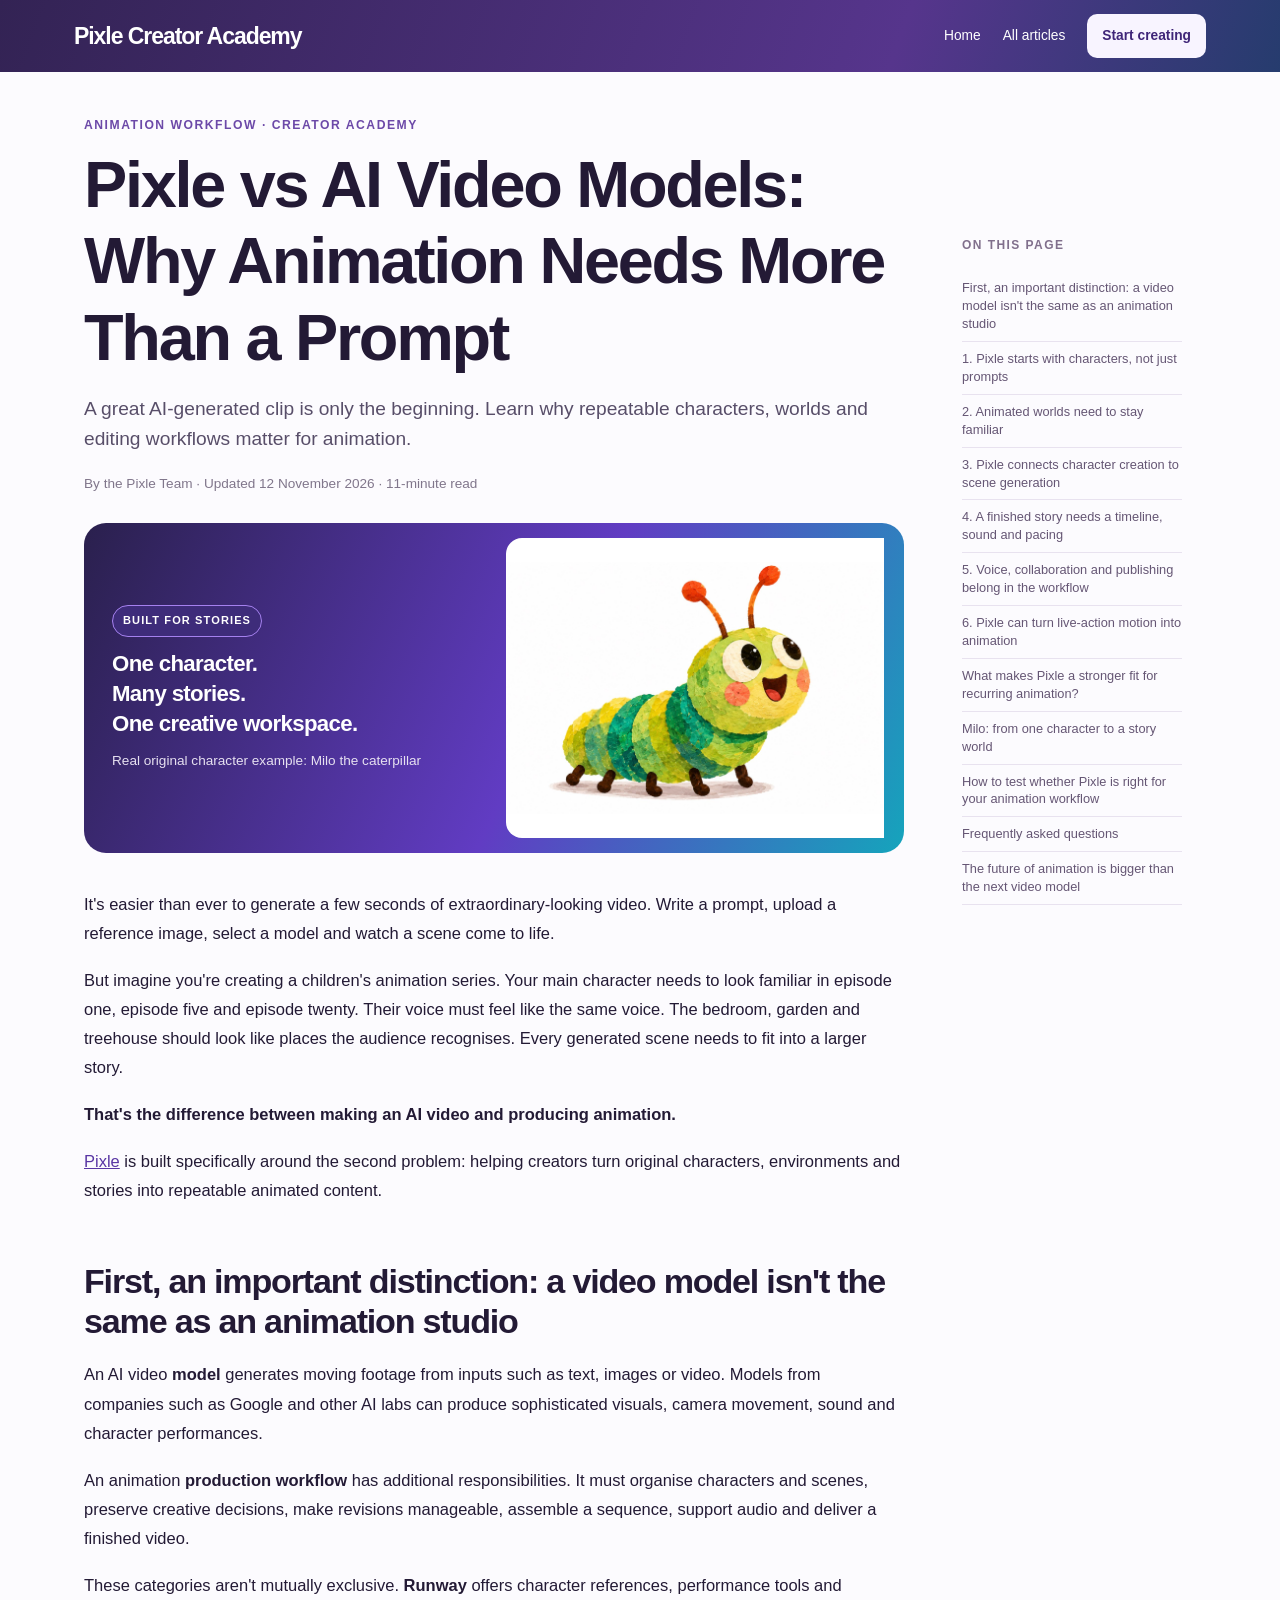
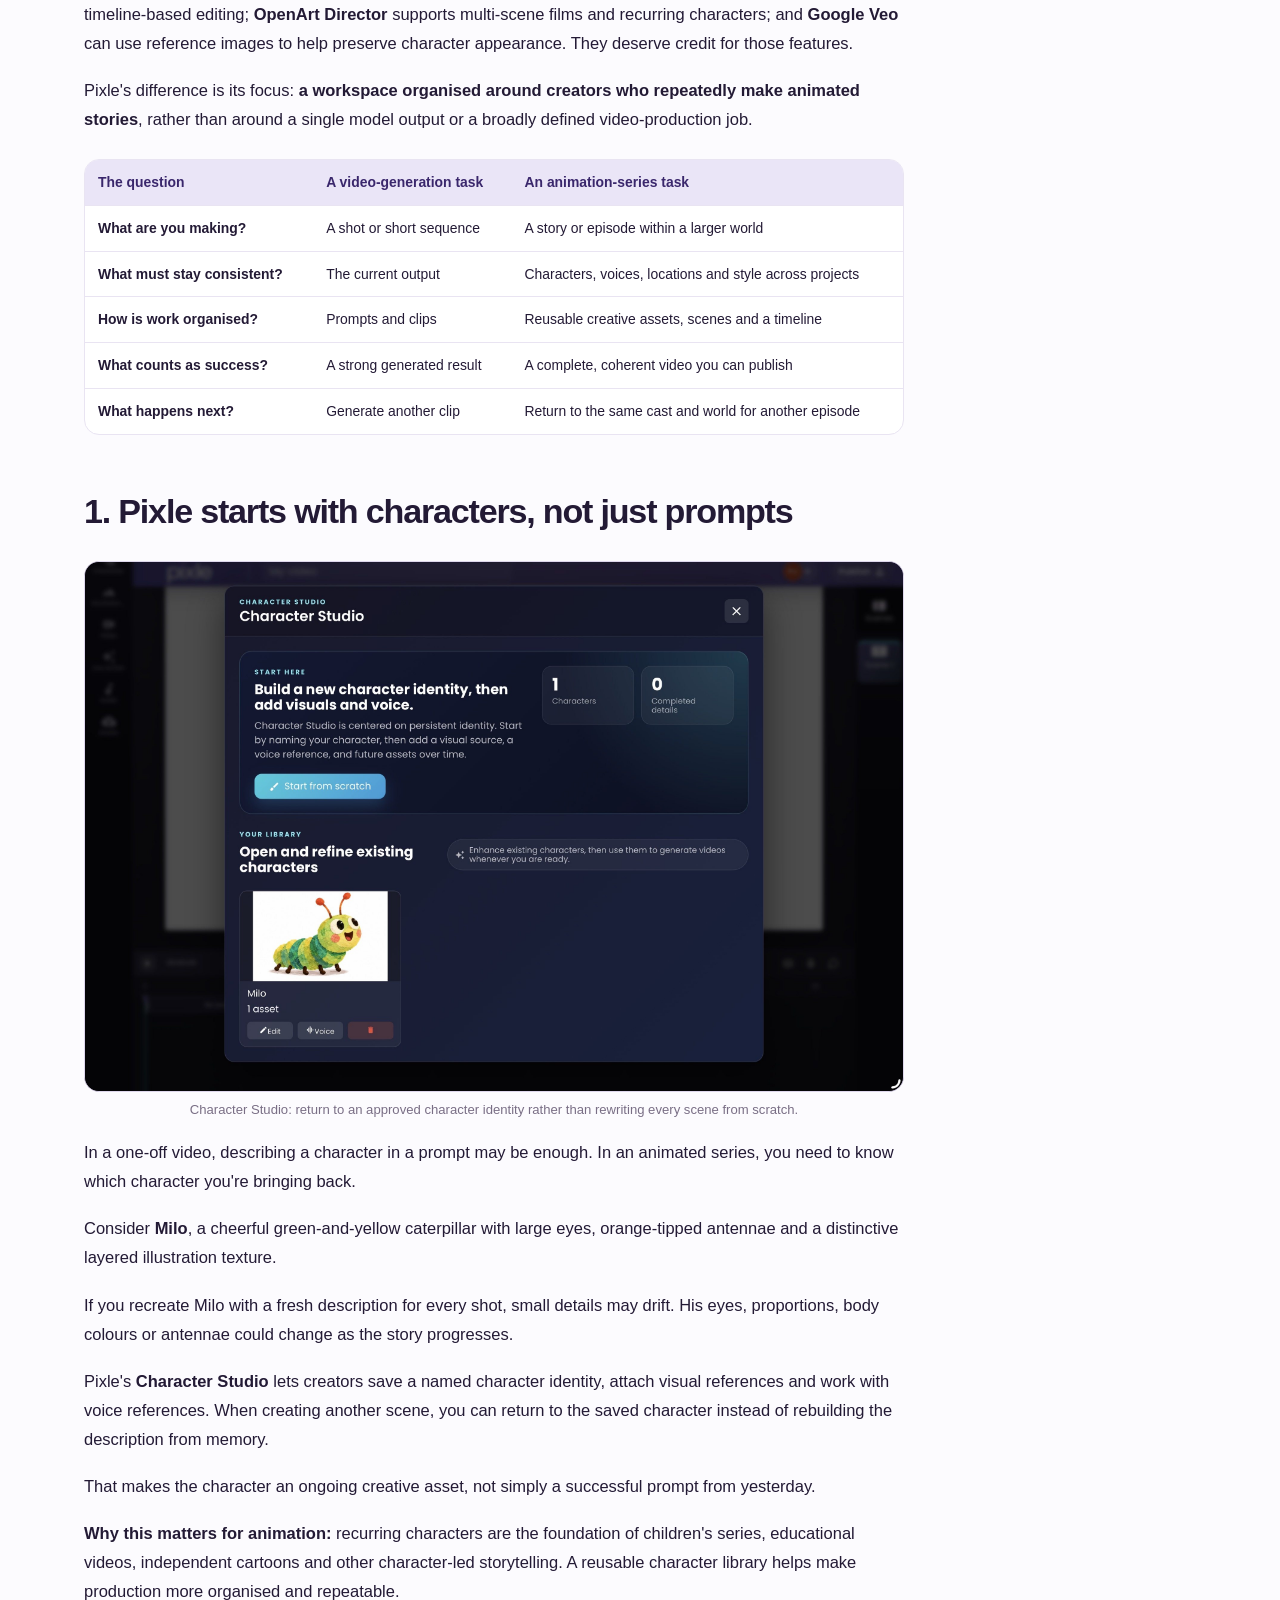
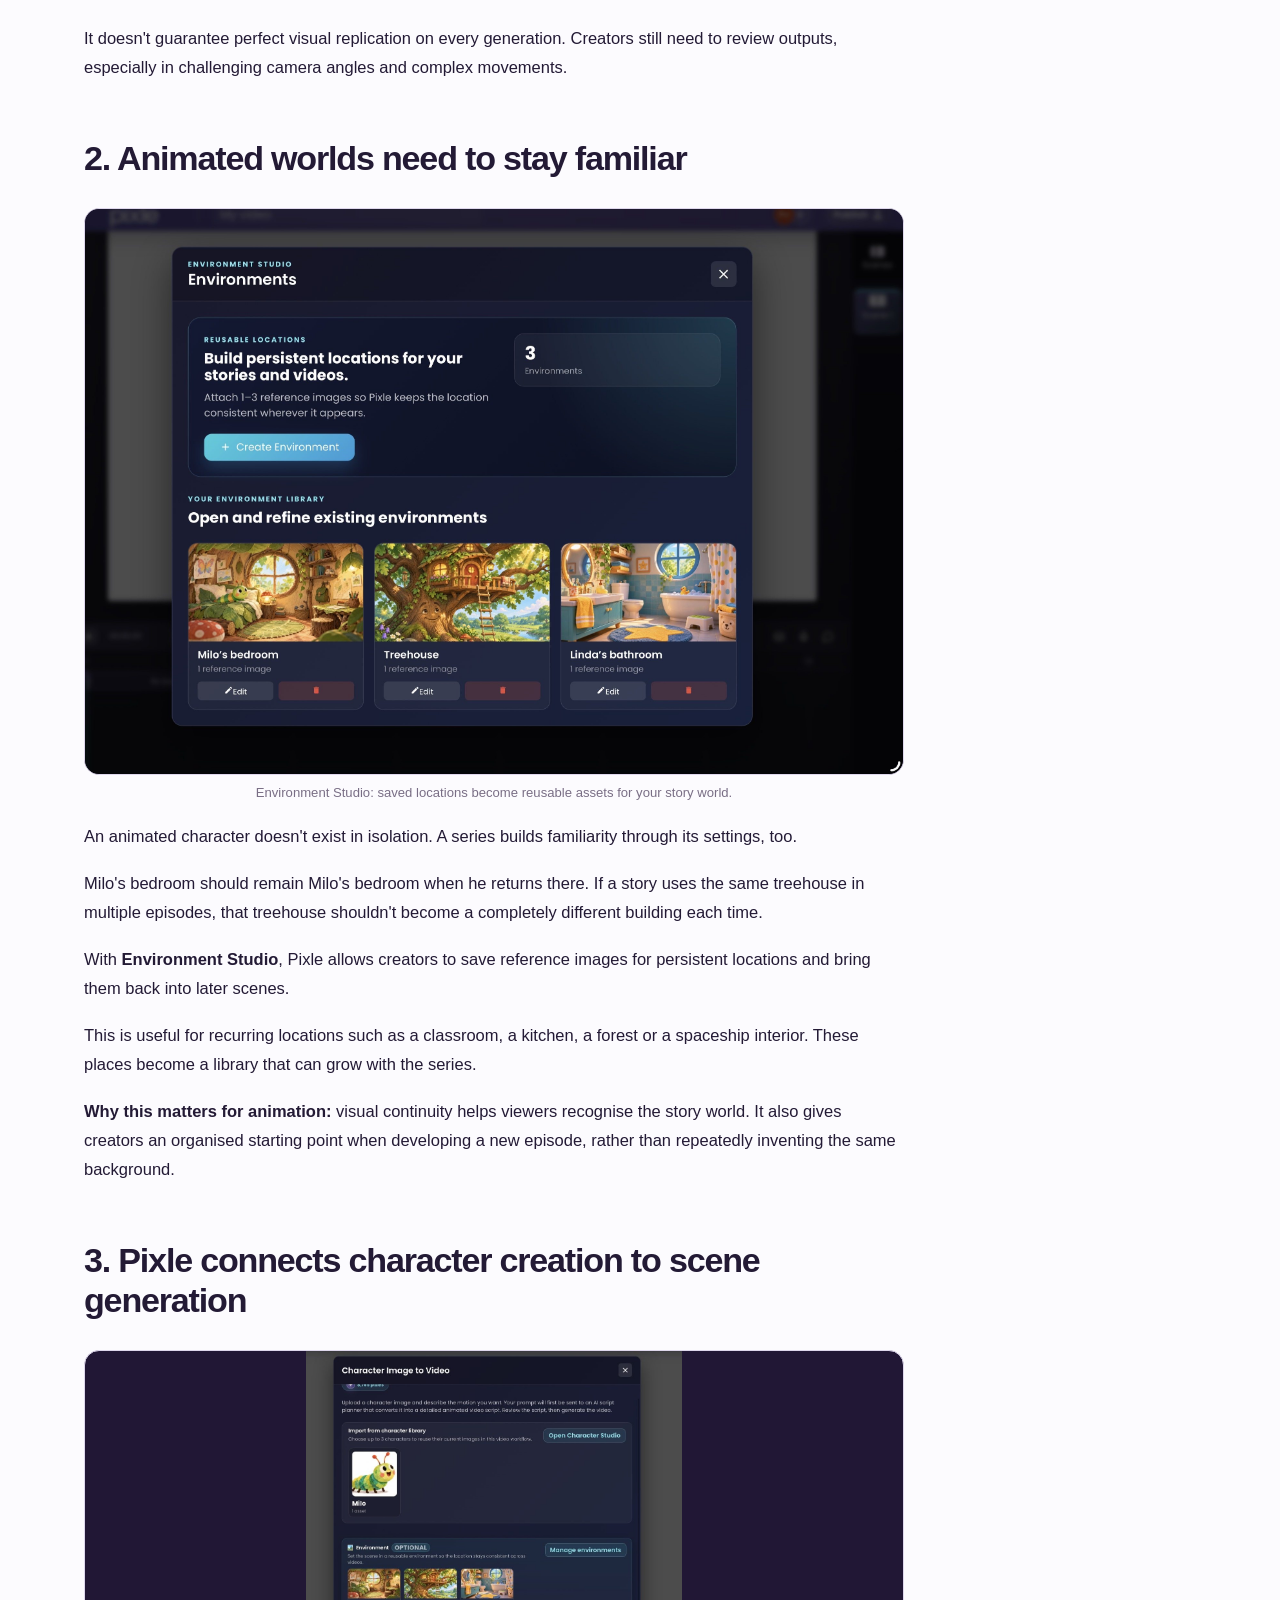
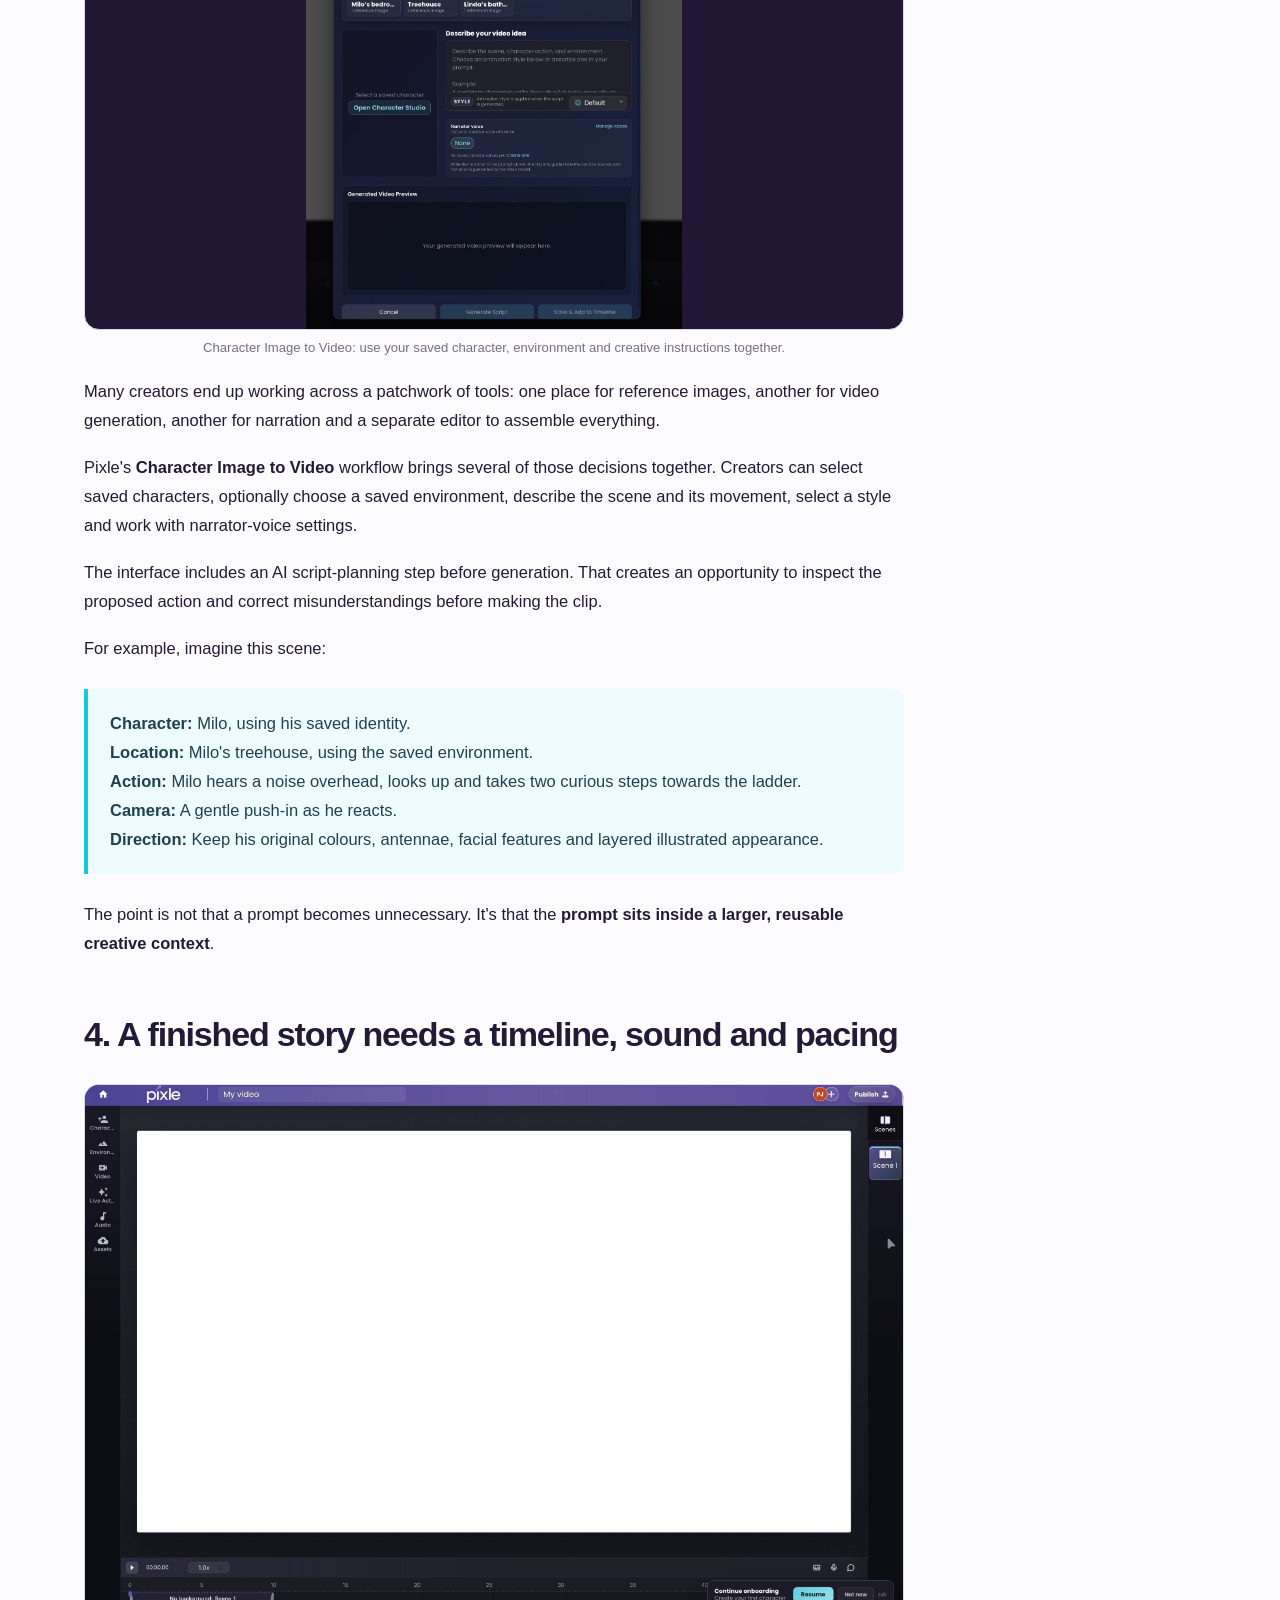
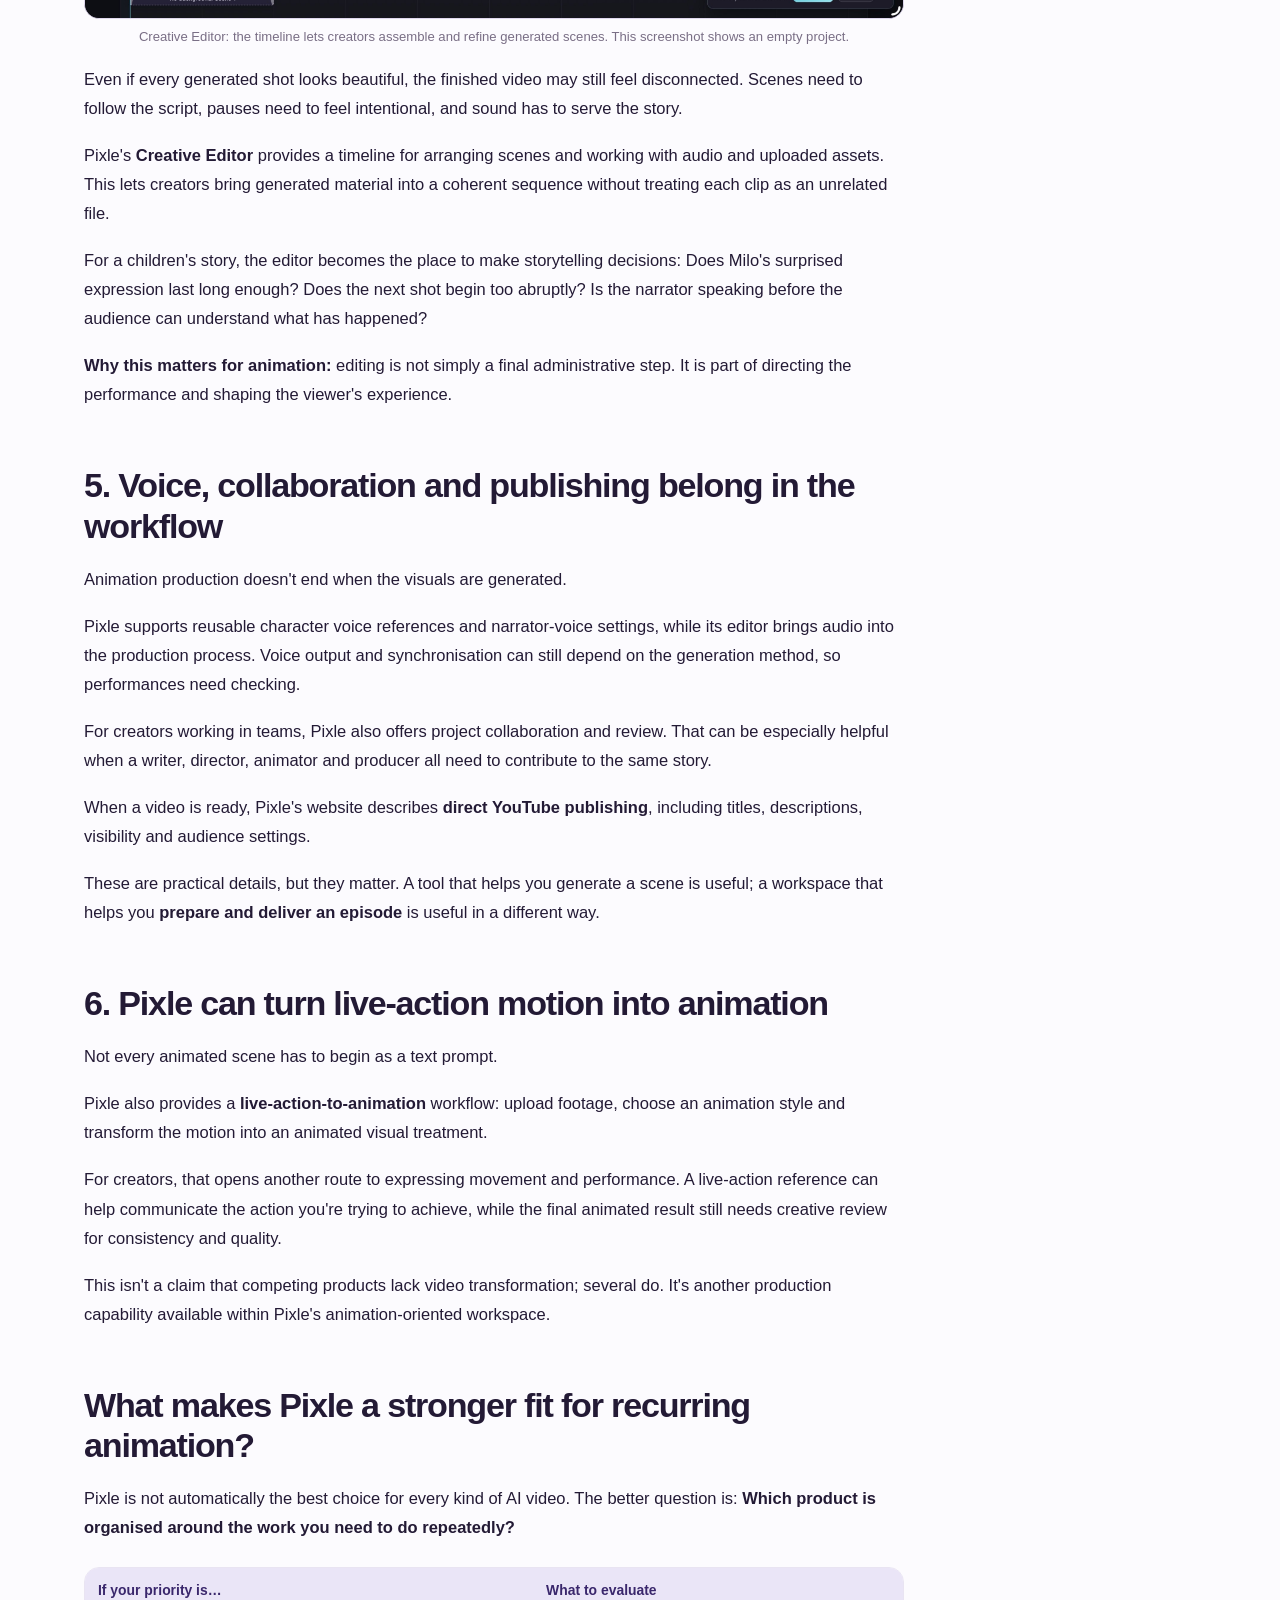
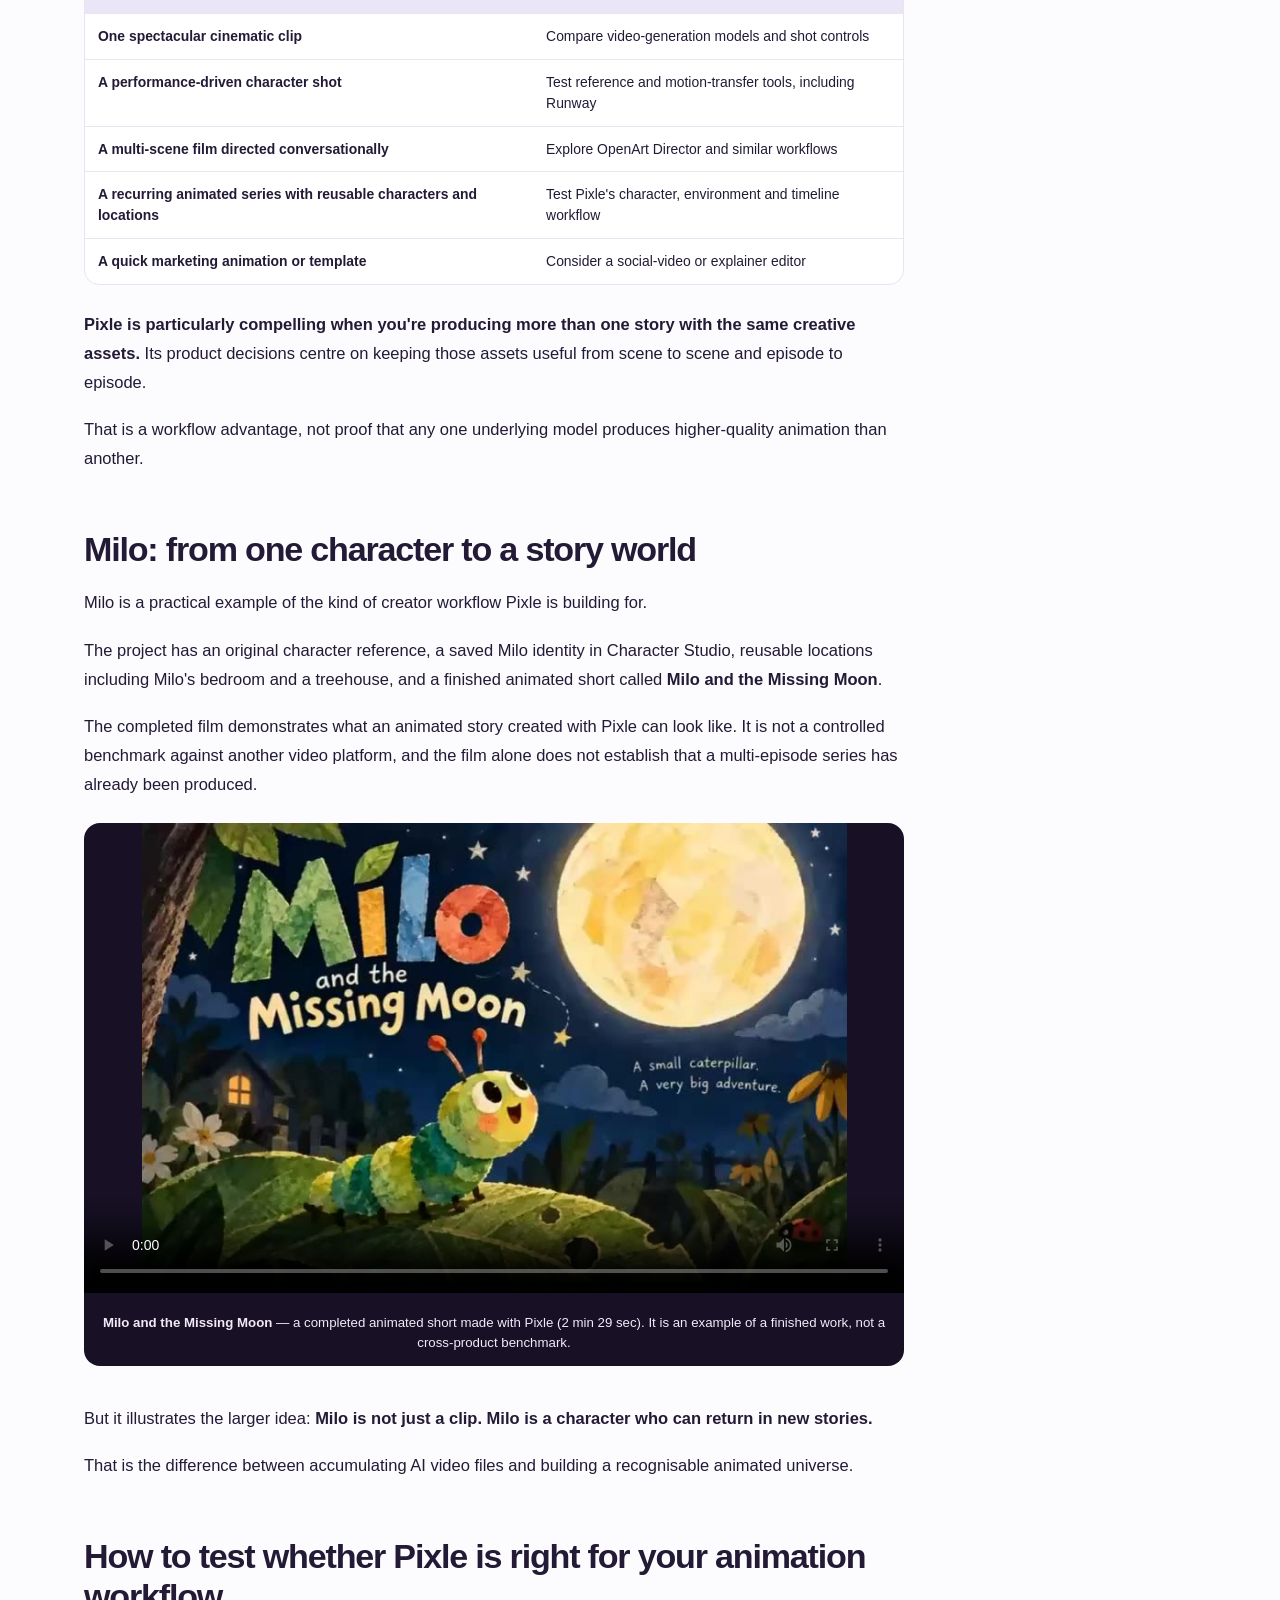
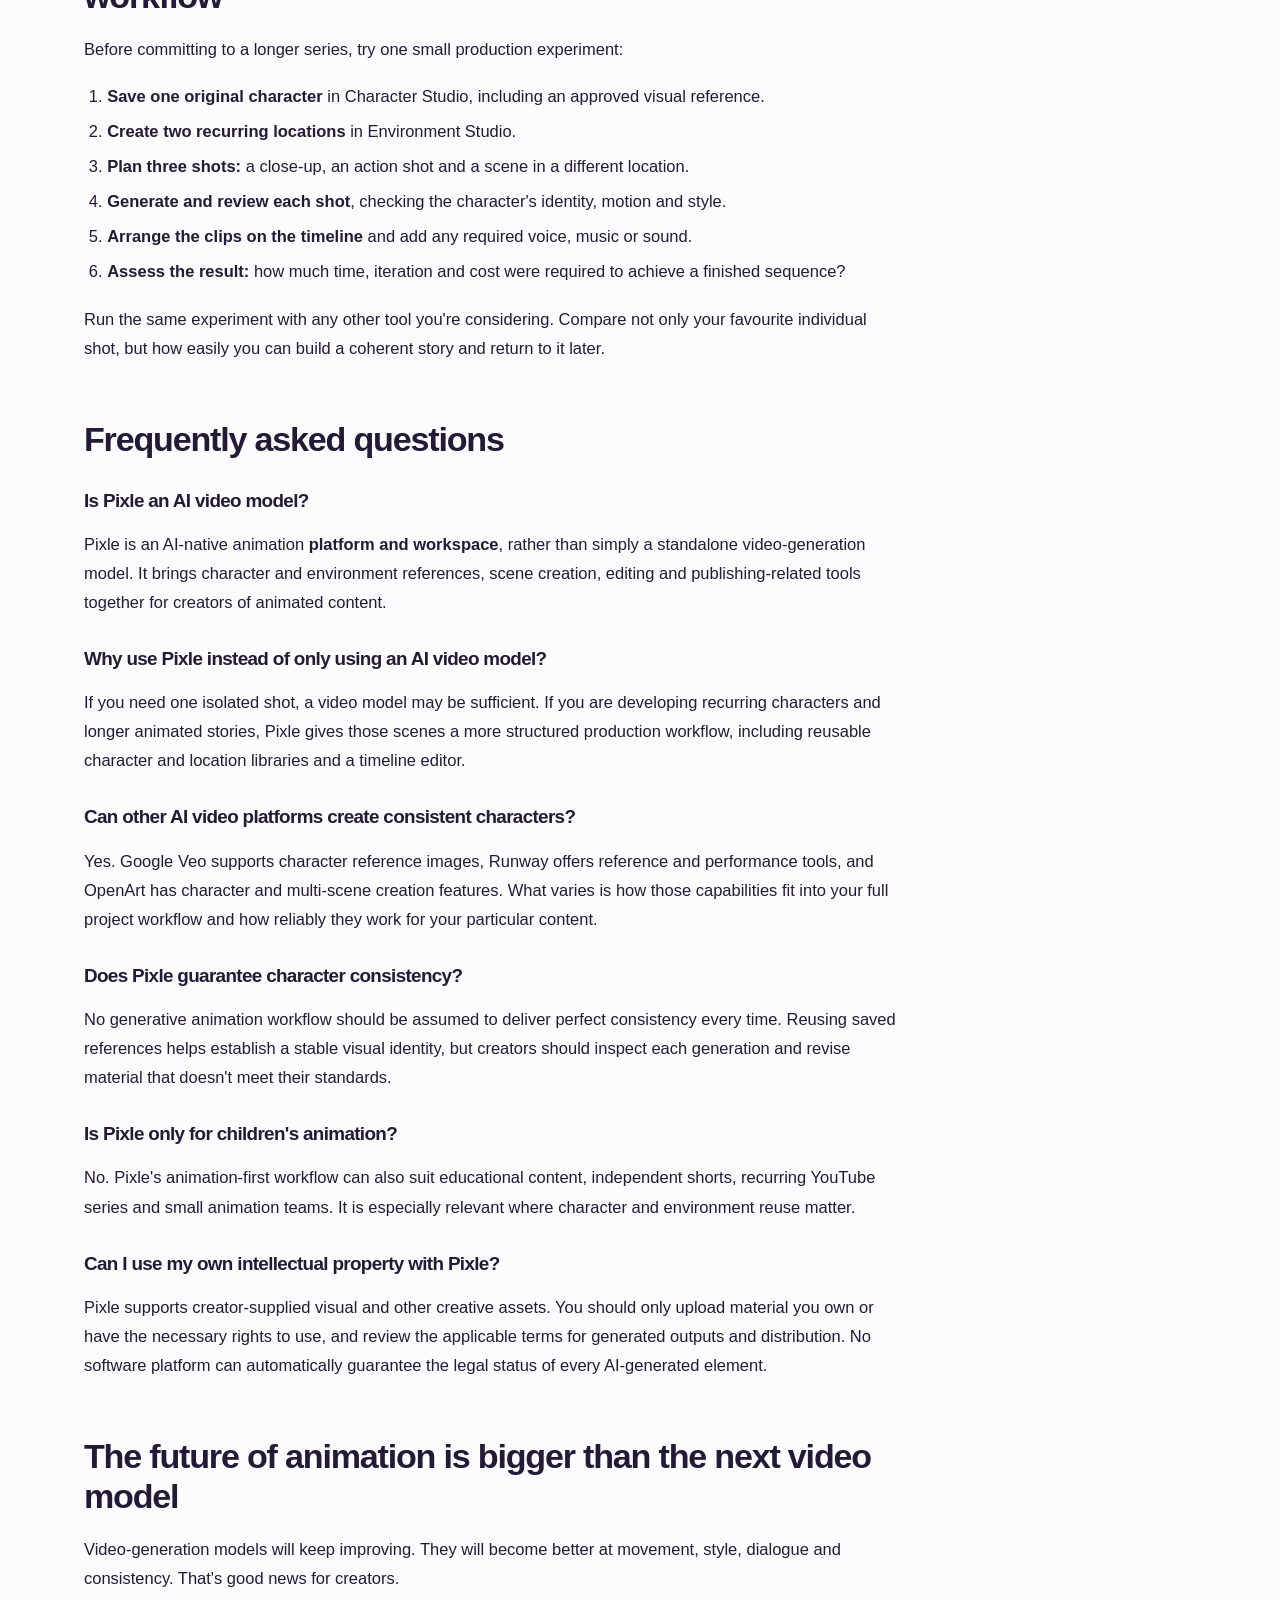
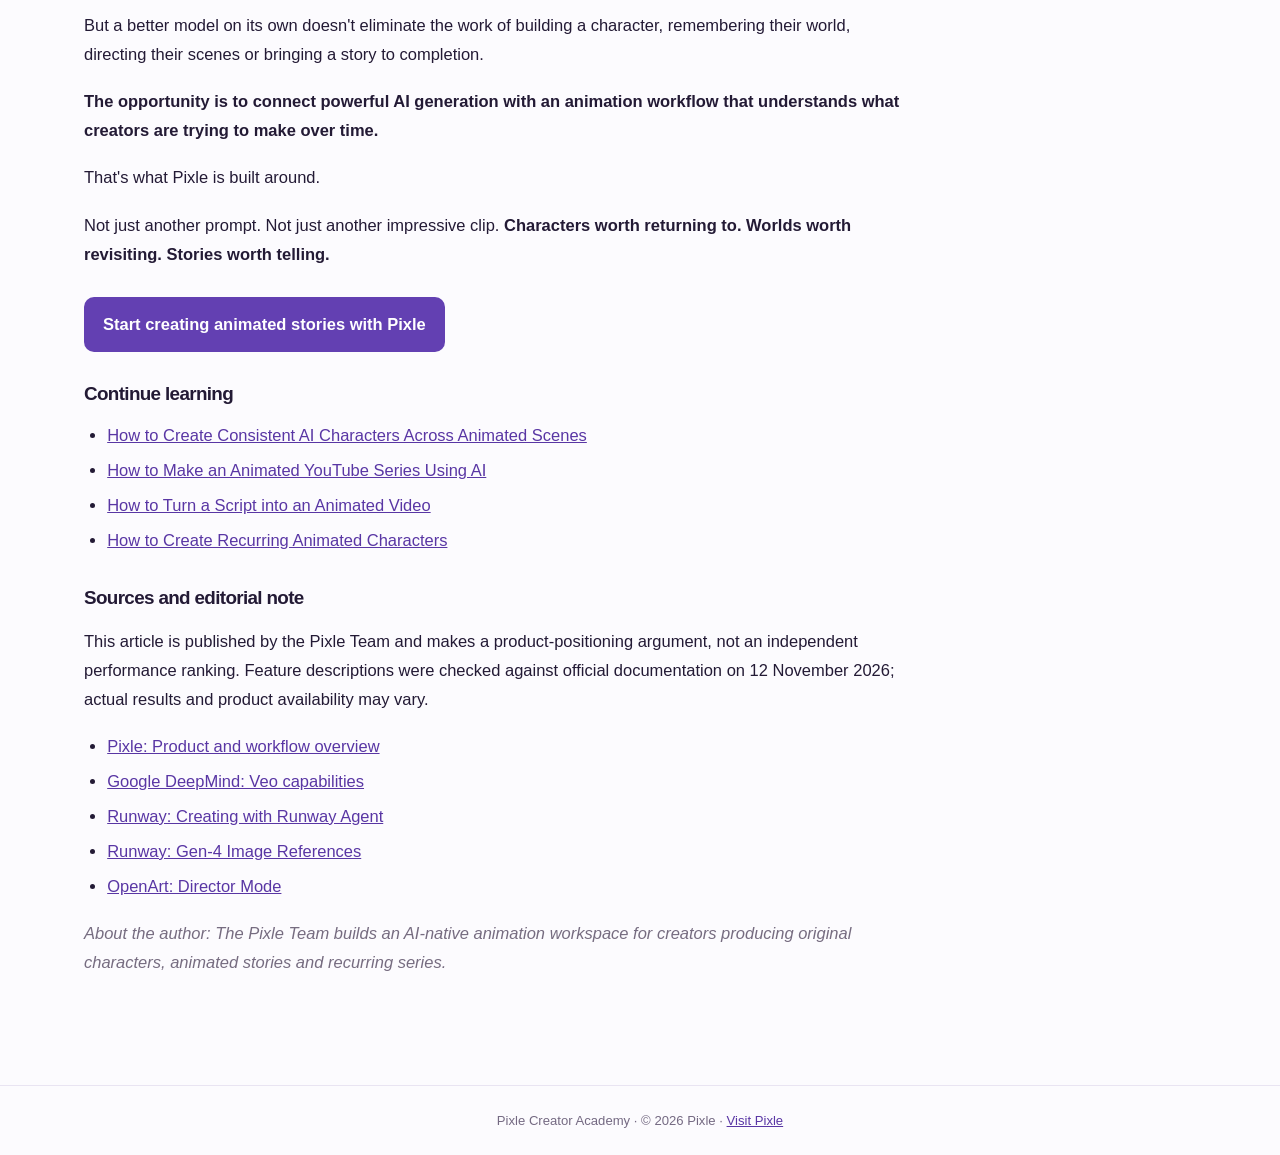
<file: assets/blog/pixle-blog-why-pixle-for-animation/index.html>
<!doctype html><html lang="en"><head><meta charset="utf-8"><meta name="viewport" content="width=device-width,initial-scale=1"><title>Pixle vs AI Video Models: Why Animation Needs More Than a Prompt | Pixle</title><meta name="description" content="Explore how Pixle differs from AI video models, with reusable characters, consistent environments, scene editing and a workflow built for animation."><meta name="robots" content="index,follow"><link rel="canonical" href="https://www.pixle.pro/blog/pixle-vs-ai-video-models/"><meta property="og:type" content="article"><meta property="og:title" content="Pixle vs AI Video Models: Why Animation Needs More Than a Prompt"><meta property="og:description" content="Explore how Pixle differs from AI video models, with reusable characters, consistent environments, scene editing and a workflow built for animation."><meta property="og:url" content="https://www.pixle.pro/blog/pixle-vs-ai-video-models/"><meta property="og:image" content="https://www.pixle.pro/blog/pixle-vs-ai-video-models/assets/milo-original.jpg"><meta name="twitter:card" content="summary_large_image"><script type="application/ld+json">{"@context": "https://schema.org", "@type": "BlogPosting", "headline": "Pixle vs AI Video Models: Why Animation Needs More Than a Prompt", "description": "Explore how Pixle differs from AI video models, with reusable characters, consistent environments, scene editing and a workflow built for animation.", "mainEntityOfPage": "https://www.pixle.pro/blog/pixle-vs-ai-video-models/", "image": ["https://www.pixle.pro/blog/pixle-vs-ai-video-models/assets/milo-original.jpg"], "datePublished": "2026-11-12", "dateModified": "2026-11-12", "author": {"@type": "Organization", "name": "Pixle Team", "url": "https://www.pixle.pro/"}, "publisher": {"@type": "Organization", "name": "Pixle", "url": "https://www.pixle.pro/"}, "inLanguage": "en", "about": ["AI animation", "AI video models", "character consistency", "animation studio", "Pixle"]}</script><style>
:root{--ink:#231a35;--muted:#6e687b;--purple:#6340b2;--purple2:#362362;--cyan:#17c9dc;--paper:#fff;--soft:#f9f6fd;--rule:#e9e4f2}
*{box-sizing:border-box}html{scroll-behavior:smooth}body{margin:0;background:#fcfbfe;color:var(--ink);font:16.5px/1.76 -apple-system,BlinkMacSystemFont,"Segoe UI",Roboto,Arial,sans-serif}img{max-width:100%;height:auto}a{color:#5936a4}a:hover{color:#3d2378} h1,h2,h3{letter-spacing:-.035em;line-height:1.18}h1{font-size:clamp(2.35rem,5.1vw,4.05rem);max-width:820px;margin:10px 0 16px}h2{font-size:clamp(1.52rem,3vw,2.13rem);margin:56px 0 19px;scroll-margin-top:30px}h3{font-size:1.18rem;margin:31px 0 10px}p{margin:18px 0}li{margin:6px 0}blockquote{border-left:4px solid var(--cyan);background:#eefcff;color:#1f4151;margin:26px 0;padding:8px 22px;border-radius:0 12px 12px 0}blockquote p{margin:12px 0}
.topbar{background:linear-gradient(110deg,#332354,#56358c 70%,#263c6e);color:white}.topbar-inner{max-width:1180px;margin:auto;display:flex;justify-content:space-between;align-items:center;padding:14px 24px;gap:20px}.topbar a{color:white;text-decoration:none}.brand{font-weight:810;letter-spacing:-.046em;font-size:23px}.nav{display:flex;gap:22px;align-items:center;font-size:.86rem}.nav .start{padding:10px 15px;background:#f8f4ff;color:#3f2578;border-radius:10px;font-weight:750}
.container{max-width:1160px;margin:auto;padding:43px 24px 90px;display:grid;grid-template-columns:minmax(0,820px) 220px;gap:58px}.article{min-width:0}.eyebrow{color:#6c49a8;font-size:.76rem;text-transform:uppercase;font-weight:850;letter-spacing:.125em}.dek{font-size:1.2rem;line-height:1.56;color:#584e69;max-width:820px}.byline{color:#80768b;font-size:.85rem;margin:16px 0 27px}
.hero{display:grid;grid-template-columns:1.03fr .97fr;align-items:center;min-height:320px;border-radius:22px;overflow:hidden;background:linear-gradient(125deg,#e5dbf8,#f8f7ff 61%,#bceef2);border:1px solid #e0d7ef;margin:23px 0 37px}.hero img{width:100%;height:305px;object-fit:contain;mix-blend-mode:multiply}.hero-copy{padding:20px 0 20px 28px}.hero-tag{display:inline-block;color:#245a66;background:#d9fcff;border:1px solid #95e8ed;padding:5px 10px;border-radius:50px;text-transform:uppercase;font-size:.69rem;font-weight:800;letter-spacing:.1em}.hero-copy p{font-size:1.39rem;line-height:1.36;font-weight:810;letter-spacing:-.03em;margin:12px 0}.hero-copy small{display:block;font-size:.85rem;line-height:1.48;color:#665b73}
.article > p:first-of-type{font-size:1.07rem}.article > p img,.product-figure img{border-radius:15px;border:1px solid #ded7ec;background:#211735;display:block;max-width:100%;max-height:580px;margin:0 auto;object-fit:contain}.product-figure{margin:30px 0 16px}.product-figure img[src$='milo-original.jpg']{background:#fff;max-height:410px} .article p em{color:#766c80}.article a{overflow-wrap:anywhere}
.table-wrap{overflow-x:auto;border:1px solid var(--rule);border-radius:15px;margin:25px 0;background:white}table{border-collapse:collapse;width:100%;min-width:655px;font-size:.87rem;line-height:1.5}thead{background:#eae5f7;color:#3a276c}th,td{text-align:left;vertical-align:top;padding:12px 13px;border-bottom:1px solid var(--rule)}tr:last-child td{border:0}td:first-child{font-weight:580}
.video-figure{background:#181126;border-radius:16px;overflow:hidden;margin:24px 0 38px}.video-figure video{display:block;width:100%;max-height:470px;object-fit:contain}.video-figure figcaption{padding:12px 17px;font-size:.83rem;line-height:1.55;color:#f2eaf7}.side{position:sticky;top:26px;align-self:start;padding-top:120px}.side strong{display:block;color:#806f8c;text-transform:uppercase;letter-spacing:.12em;font-size:.75rem;margin-bottom:15px}.side a{display:block;font-size:.8rem;text-decoration:none;color:#655674;line-height:1.4;padding:8px 0;border-bottom:1px solid #e8e2ef}.side a:hover{color:#42277f}.foot{border-top:1px solid var(--rule);text-align:center;color:#746982;padding:23px 20px;font-size:.82rem}.article h2~p a[href='https://app.pixle.pro/']{background:#6340b2;color:white;padding:13px 19px;display:inline-block;border-radius:10px;font-weight:780;text-decoration:none;margin-top:10px}
@media(max-width:950px){.container{display:block;max-width:820px}.side{display:none}.hero img{height:260px}}@media(max-width:650px){.topbar-inner{padding:11px 18px}.nav{gap:12px}.nav a:not(.start){display:none}.container{padding:28px 18px 65px}.hero{grid-template-columns:1fr}.hero-copy{padding:22px 24px 0}.hero img{height:235px}.dek{font-size:1.06rem}h1{font-size:2.3rem}}
@media print{.topbar,.side{display:none}a{color:inherit}.container{display:block;max-width:none}.hero{break-inside:avoid}}

figcaption{font-size:.82rem;color:#796e85;line-height:1.55;text-align:center;margin-top:8px}
.hero{background:linear-gradient(115deg,#2a204d,#613cc3 56%,#15a4bc);color:white;border:0;min-height:330px}
.hero-tag{color:#fff;background:#3e2c7a;border-color:#a581ef}
.hero-copy small{color:#e6e0f0}
.hero img{mix-blend-mode:normal;background:white;object-fit:contain;border-radius:16px 0 0 16px;height:300px;max-width:95%;margin-right:15px}
.note{font-size:.85rem;color:#786f87}
ul,ol{padding-left:1.45rem}
.article table{min-width:610px}
@media(max-width:650px){.hero img{max-width:92%;margin:10px auto 20px;border-radius:16px}}
</style></head><body>
<header class="topbar"><nav class="topbar-inner"><a class="brand" href="https://www.pixle.pro/">Pixle Creator Academy</a><div class="nav"><a href="https://www.pixle.pro/">Home</a><a href="https://www.pixle.pro/blog/">All articles</a><a class="start" href="https://app.pixle.pro/">Start creating</a></div></nav></header>
<div class="container"><main class="article"><article aria-labelledby="article-title"><header><div class="eyebrow">Animation workflow · Creator Academy</div><h1 id="article-title">Pixle vs AI Video Models: Why Animation Needs More Than a Prompt</h1><p class="dek">A great AI-generated clip is only the beginning. Learn why repeatable characters, worlds and editing workflows matter for animation.</p><p class="byline">By the Pixle Team · Updated 12 November 2026 · 11-minute read</p><div class="hero"><div class="hero-copy"><span class="hero-tag">Built for stories</span><p>One character.<br>Many stories.<br>One creative workspace.</p><small>Real original character example: Milo the caterpillar</small></div><img src="assets/milo-original.jpg" alt="Original Milo the caterpillar character used in Pixle: green and yellow segmented body, orange antennae and expressive eyes" fetchpriority="high"></div></header>


<p>It's easier than ever to generate a few seconds of extraordinary-looking video. Write a prompt, upload a reference image, select a model and watch a scene come to life.</p>
<p>But imagine you're creating a children's animation series. Your main character needs to look familiar in episode one, episode five and episode twenty. Their voice must feel like the same voice. The bedroom, garden and treehouse should look like places the audience recognises. Every generated scene needs to fit into a larger story.</p>
<p><strong>That's the difference between making an AI video and producing animation.</strong></p>
<p><a href="https://www.pixle.pro/">Pixle</a> is built specifically around the second problem: helping creators turn original characters, environments and stories into repeatable animated content.</p>
<h2 id="first-an-important-distinction-a-video-model-isnt-the-same-as-an-animation-studio">First, an important distinction: a video model isn't the same as an animation studio</h2>
<p>An AI video <strong>model</strong> generates moving footage from inputs such as text, images or video. Models from companies such as Google and other AI labs can produce sophisticated visuals, camera movement, sound and character performances.</p>
<p>An animation <strong>production workflow</strong> has additional responsibilities. It must organise characters and scenes, preserve creative decisions, make revisions manageable, assemble a sequence, support audio and deliver a finished video.</p>
<p>These categories aren't mutually exclusive. <strong>Runway</strong> offers character references, performance tools and timeline-based editing; <strong>OpenArt Director</strong> supports multi-scene films and recurring characters; and <strong>Google Veo</strong> can use reference images to help preserve character appearance. They deserve credit for those features.</p>
<p>Pixle's difference is its focus: <strong>a workspace organised around creators who repeatedly make animated stories</strong>, rather than around a single model output or a broadly defined video-production job.</p>
<div class="table-wrap"><table>
<thead>
<tr>
<th>The question</th>
<th>A video-generation task</th>
<th>An animation-series task</th>
</tr>
</thead>
<tbody>
<tr>
<td>What are you making?</td>
<td>A shot or short sequence</td>
<td>A story or episode within a larger world</td>
</tr>
<tr>
<td>What must stay consistent?</td>
<td>The current output</td>
<td>Characters, voices, locations and style across projects</td>
</tr>
<tr>
<td>How is work organised?</td>
<td>Prompts and clips</td>
<td>Reusable creative assets, scenes and a timeline</td>
</tr>
<tr>
<td>What counts as success?</td>
<td>A strong generated result</td>
<td>A complete, coherent video you can publish</td>
</tr>
<tr>
<td>What happens next?</td>
<td>Generate another clip</td>
<td>Return to the same cast and world for another episode</td>
</tr>
</tbody>
</table></div>
<h2 id="1-pixle-starts-with-characters-not-just-prompts">1. Pixle starts with characters, not just prompts</h2><figure class="product-figure"><img alt="Pixle Character Studio with Milo saved in the character library" loading="lazy" src="assets/pixle-character-studio.jpg" width="2732" height="1766"/><figcaption>Character Studio: return to an approved character identity rather than rewriting every scene from scratch.</figcaption></figure>
<p>In a one-off video, describing a character in a prompt may be enough. In an animated series, you need to know which character you're bringing back.</p>
<p>Consider <strong>Milo</strong>, a cheerful green-and-yellow caterpillar with large eyes, orange-tipped antennae and a distinctive layered illustration texture.</p>
<p>If you recreate Milo with a fresh description for every shot, small details may drift. His eyes, proportions, body colours or antennae could change as the story progresses.</p>
<p>Pixle's <strong>Character Studio</strong> lets creators save a named character identity, attach visual references and work with voice references. When creating another scene, you can return to the saved character instead of rebuilding the description from memory.</p>
<p>That makes the character an ongoing creative asset, not simply a successful prompt from yesterday.</p>
<p><strong>Why this matters for animation:</strong> recurring characters are the foundation of children's series, educational videos, independent cartoons and other character-led storytelling. A reusable character library helps make production more organised and repeatable.</p>
<p>It doesn't guarantee perfect visual replication on every generation. Creators still need to review outputs, especially in challenging camera angles and complex movements.</p>
<h2 id="2-animated-worlds-need-to-stay-familiar">2. Animated worlds need to stay familiar</h2><figure class="product-figure"><img alt="Pixle Environment Studio with Milo bedroom treehouse and bathroom saved as locations" loading="lazy" src="assets/pixle-environment-studio.jpg" width="2535" height="1752"/><figcaption>Environment Studio: saved locations become reusable assets for your story world.</figcaption></figure>
<p>An animated character doesn't exist in isolation. A series builds familiarity through its settings, too.</p>
<p>Milo's bedroom should remain Milo's bedroom when he returns there. If a story uses the same treehouse in multiple episodes, that treehouse shouldn't become a completely different building each time.</p>
<p>With <strong>Environment Studio</strong>, Pixle allows creators to save reference images for persistent locations and bring them back into later scenes.</p>
<p>This is useful for recurring locations such as a classroom, a kitchen, a forest or a spaceship interior. These places become a library that can grow with the series.</p>
<p><strong>Why this matters for animation:</strong> visual continuity helps viewers recognise the story world. It also gives creators an organised starting point when developing a new episode, rather than repeatedly inventing the same background.</p>
<h2 id="3-pixle-connects-character-creation-to-scene-generation">3. Pixle connects character creation to scene generation</h2><figure class="product-figure"><img alt="Pixle Character Image to Video workflow with character environment style and narration selections" loading="lazy" src="assets/pixle-image-to-video.jpg" width="1101" height="1690"/><figcaption>Character Image to Video: use your saved character, environment and creative instructions together.</figcaption></figure>
<p>Many creators end up working across a patchwork of tools: one place for reference images, another for video generation, another for narration and a separate editor to assemble everything.</p>
<p>Pixle's <strong>Character Image to Video</strong> workflow brings several of those decisions together. Creators can select saved characters, optionally choose a saved environment, describe the scene and its movement, select a style and work with narrator-voice settings.</p>
<p>The interface includes an AI script-planning step before generation. That creates an opportunity to inspect the proposed action and correct misunderstandings before making the clip.</p>
<p>For example, imagine this scene:</p>
<blockquote>
<p><strong>Character:</strong> Milo, using his saved identity.<br/>
<strong>Location:</strong> Milo's treehouse, using the saved environment.<br/>
<strong>Action:</strong> Milo hears a noise overhead, looks up and takes two curious steps towards the ladder.<br/>
<strong>Camera:</strong> A gentle push-in as he reacts.<br/>
<strong>Direction:</strong> Keep his original colours, antennae, facial features and layered illustrated appearance.</p>
</blockquote>
<p>The point is not that a prompt becomes unnecessary. It's that the <strong>prompt sits inside a larger, reusable creative context</strong>.</p>
<h2 id="4-a-finished-story-needs-a-timeline-sound-and-pacing">4. A finished story needs a timeline, sound and pacing</h2><figure class="product-figure"><img alt="Real Pixle editor interface showing preview and timeline workspace" loading="lazy" src="assets/pixle-editor-timeline.jpg" width="2732" height="1778"/><figcaption>Creative Editor: the timeline lets creators assemble and refine generated scenes. This screenshot shows an empty project.</figcaption></figure>
<p>Even if every generated shot looks beautiful, the finished video may still feel disconnected. Scenes need to follow the script, pauses need to feel intentional, and sound has to serve the story.</p>
<p>Pixle's <strong>Creative Editor</strong> provides a timeline for arranging scenes and working with audio and uploaded assets. This lets creators bring generated material into a coherent sequence without treating each clip as an unrelated file.</p>
<p>For a children's story, the editor becomes the place to make storytelling decisions: Does Milo's surprised expression last long enough? Does the next shot begin too abruptly? Is the narrator speaking before the audience can understand what has happened?</p>
<p><strong>Why this matters for animation:</strong> editing is not simply a final administrative step. It is part of directing the performance and shaping the viewer's experience.</p>
<h2 id="5-voice-collaboration-and-publishing-belong-in-the-workflow">5. Voice, collaboration and publishing belong in the workflow</h2>
<p>Animation production doesn't end when the visuals are generated.</p>
<p>Pixle supports reusable character voice references and narrator-voice settings, while its editor brings audio into the production process. Voice output and synchronisation can still depend on the generation method, so performances need checking.</p>
<p>For creators working in teams, Pixle also offers project collaboration and review. That can be especially helpful when a writer, director, animator and producer all need to contribute to the same story.</p>
<p>When a video is ready, Pixle's website describes <strong>direct YouTube publishing</strong>, including titles, descriptions, visibility and audience settings.</p>
<p>These are practical details, but they matter. A tool that helps you generate a scene is useful; a workspace that helps you <strong>prepare and deliver an episode</strong> is useful in a different way.</p>
<h2 id="6-pixle-can-turn-live-action-motion-into-animation">6. Pixle can turn live-action motion into animation</h2>
<p>Not every animated scene has to begin as a text prompt.</p>
<p>Pixle also provides a <strong>live-action-to-animation</strong> workflow: upload footage, choose an animation style and transform the motion into an animated visual treatment.</p>
<p>For creators, that opens another route to expressing movement and performance. A live-action reference can help communicate the action you're trying to achieve, while the final animated result still needs creative review for consistency and quality.</p>
<p>This isn't a claim that competing products lack video transformation; several do. It's another production capability available within Pixle's animation-oriented workspace.</p>
<h2 id="what-makes-pixle-a-stronger-fit-for-recurring-animation">What makes Pixle a stronger fit for recurring animation?</h2>
<p>Pixle is not automatically the best choice for every kind of AI video. The better question is: <strong>Which product is organised around the work you need to do repeatedly?</strong></p>
<div class="table-wrap"><table>
<thead>
<tr>
<th>If your priority is…</th>
<th>What to evaluate</th>
</tr>
</thead>
<tbody>
<tr>
<td>One spectacular cinematic clip</td>
<td>Compare video-generation models and shot controls</td>
</tr>
<tr>
<td>A performance-driven character shot</td>
<td>Test reference and motion-transfer tools, including Runway</td>
</tr>
<tr>
<td>A multi-scene film directed conversationally</td>
<td>Explore OpenArt Director and similar workflows</td>
</tr>
<tr>
<td>A recurring animated series with reusable characters and locations</td>
<td>Test Pixle's character, environment and timeline workflow</td>
</tr>
<tr>
<td>A quick marketing animation or template</td>
<td>Consider a social-video or explainer editor</td>
</tr>
</tbody>
</table></div>
<p><strong>Pixle is particularly compelling when you're producing more than one story with the same creative assets.</strong> Its product decisions centre on keeping those assets useful from scene to scene and episode to episode.</p>
<p>That is a workflow advantage, not proof that any one underlying model produces higher-quality animation than another.</p>
<h2 id="milo-from-one-character-to-a-story-world">Milo: from one character to a story world</h2>
<p>Milo is a practical example of the kind of creator workflow Pixle is building for.</p>
<p>The project has an original character reference, a saved Milo identity in Character Studio, reusable locations including Milo's bedroom and a treehouse, and a finished animated short called <strong>Milo and the Missing Moon</strong>.</p>
<p>The completed film demonstrates what an animated story created with Pixle can look like. It is not a controlled benchmark against another video platform, and the film alone does not establish that a multi-episode series has already been produced.</p><figure class="video-figure"><video controls="" playsinline="" poster="assets/milo-film-poster.jpg" preload="metadata"><source src="assets/milo-and-the-missing-moon.mp4" type="video/mp4"/>Your browser cannot play the video; <a href="assets/milo-and-the-missing-moon.mp4">open Milo and the Missing Moon</a>.</video><figcaption><strong>Milo and the Missing Moon</strong> — a completed animated short made with Pixle (2 min 29 sec). It is an example of a finished work, not a cross-product benchmark.</figcaption></figure>
<p>But it illustrates the larger idea: <strong>Milo is not just a clip. Milo is a character who can return in new stories.</strong></p>
<p>That is the difference between accumulating AI video files and building a recognisable animated universe.</p>
<h2 id="how-to-test-whether-pixle-is-right-for-your-animation-workflow">How to test whether Pixle is right for your animation workflow</h2>
<p>Before committing to a longer series, try one small production experiment:</p>
<ol>
<li><strong>Save one original character</strong> in Character Studio, including an approved visual reference.</li>
<li><strong>Create two recurring locations</strong> in Environment Studio.</li>
<li><strong>Plan three shots:</strong> a close-up, an action shot and a scene in a different location.</li>
<li><strong>Generate and review each shot</strong>, checking the character's identity, motion and style.</li>
<li><strong>Arrange the clips on the timeline</strong> and add any required voice, music or sound.</li>
<li><strong>Assess the result:</strong> how much time, iteration and cost were required to achieve a finished sequence?</li>
</ol>
<p>Run the same experiment with any other tool you're considering. Compare not only your favourite individual shot, but how easily you can build a coherent story and return to it later.</p>
<h2 id="frequently-asked-questions">Frequently asked questions</h2>
<h3>Is Pixle an AI video model?</h3>
<p>Pixle is an AI-native animation <strong>platform and workspace</strong>, rather than simply a standalone video-generation model. It brings character and environment references, scene creation, editing and publishing-related tools together for creators of animated content.</p>
<h3>Why use Pixle instead of only using an AI video model?</h3>
<p>If you need one isolated shot, a video model may be sufficient. If you are developing recurring characters and longer animated stories, Pixle gives those scenes a more structured production workflow, including reusable character and location libraries and a timeline editor.</p>
<h3>Can other AI video platforms create consistent characters?</h3>
<p>Yes. Google Veo supports character reference images, Runway offers reference and performance tools, and OpenArt has character and multi-scene creation features. What varies is how those capabilities fit into your full project workflow and how reliably they work for your particular content.</p>
<h3>Does Pixle guarantee character consistency?</h3>
<p>No generative animation workflow should be assumed to deliver perfect consistency every time. Reusing saved references helps establish a stable visual identity, but creators should inspect each generation and revise material that doesn't meet their standards.</p>
<h3>Is Pixle only for children's animation?</h3>
<p>No. Pixle's animation-first workflow can also suit educational content, independent shorts, recurring YouTube series and small animation teams. It is especially relevant where character and environment reuse matter.</p>
<h3>Can I use my own intellectual property with Pixle?</h3>
<p>Pixle supports creator-supplied visual and other creative assets. You should only upload material you own or have the necessary rights to use, and review the applicable terms for generated outputs and distribution. No software platform can automatically guarantee the legal status of every AI-generated element.</p>
<h2 id="the-future-of-animation-is-bigger-than-the-next-video-model">The future of animation is bigger than the next video model</h2>
<p>Video-generation models will keep improving. They will become better at movement, style, dialogue and consistency. That's good news for creators.</p>
<p>But a better model on its own doesn't eliminate the work of building a character, remembering their world, directing their scenes or bringing a story to completion.</p>
<p><strong>The opportunity is to connect powerful AI generation with an animation workflow that understands what creators are trying to make over time.</strong></p>
<p>That's what Pixle is built around.</p>
<p>Not just another prompt. Not just another impressive clip. <strong>Characters worth returning to. Worlds worth revisiting. Stories worth telling.</strong></p>
<p><strong><a href="https://app.pixle.pro/">Start creating animated stories with Pixle</a></strong></p>
<h3>Continue learning</h3>
<ul>
<li><a href="https://www.pixle.pro/blog/consistent-characters/">How to Create Consistent AI Characters Across Animated Scenes</a></li>
<li><a href="https://www.pixle.pro/blog/animated-youtube-series/">How to Make an Animated YouTube Series Using AI</a></li>
<li><a href="https://www.pixle.pro/blog/script-to-animated-video/">How to Turn a Script into an Animated Video</a></li>
<li><a href="https://www.pixle.pro/blog/recurring-animated-characters/">How to Create Recurring Animated Characters</a></li>
</ul>
<h3>Sources and editorial note</h3>
<p>This article is published by the Pixle Team and makes a product-positioning argument, not an independent performance ranking. Feature descriptions were checked against official documentation on 12 November 2026; actual results and product availability may vary.</p>
<ul>
<li><a href="https://www.pixle.pro/">Pixle: Product and workflow overview</a></li>
<li><a href="https://deepmind.google/models/veo/" rel="noopener noreferrer" target="_blank">Google DeepMind: Veo capabilities</a></li>
<li><a href="https://help.runwayml.com/hc/en-us/articles/51601639579667-Creating-with-Runway-Agent" rel="noopener noreferrer" target="_blank">Runway: Creating with Runway Agent</a></li>
<li><a href="https://help.runwayml.com/hc/en-us/articles/40042718905875-Creating-with-Gen-4-Image-References" rel="noopener noreferrer" target="_blank">Runway: Gen-4 Image References</a></li>
<li><a href="https://openart.ai/features/director/" rel="noopener noreferrer" target="_blank">OpenArt: Director Mode</a></li>
</ul>
<p><em>About the author: The Pixle Team builds an AI-native animation workspace for creators producing original characters, animated stories and recurring series.</em></p>
</article></main><aside class="side"><strong>On this page</strong><a href="#first-an-important-distinction-a-video-model-isnt-the-same-as-an-animation-studio">First, an important distinction: a video model isn&#x27;t the same as an animation studio</a><a href="#1-pixle-starts-with-characters-not-just-prompts">1. Pixle starts with characters, not just prompts</a><a href="#2-animated-worlds-need-to-stay-familiar">2. Animated worlds need to stay familiar</a><a href="#3-pixle-connects-character-creation-to-scene-generation">3. Pixle connects character creation to scene generation</a><a href="#4-a-finished-story-needs-a-timeline-sound-and-pacing">4. A finished story needs a timeline, sound and pacing</a><a href="#5-voice-collaboration-and-publishing-belong-in-the-workflow">5. Voice, collaboration and publishing belong in the workflow</a><a href="#6-pixle-can-turn-live-action-motion-into-animation">6. Pixle can turn live-action motion into animation</a><a href="#what-makes-pixle-a-stronger-fit-for-recurring-animation">What makes Pixle a stronger fit for recurring animation?</a><a href="#milo-from-one-character-to-a-story-world">Milo: from one character to a story world</a><a href="#how-to-test-whether-pixle-is-right-for-your-animation-workflow">How to test whether Pixle is right for your animation workflow</a><a href="#frequently-asked-questions">Frequently asked questions</a><a href="#the-future-of-animation-is-bigger-than-the-next-video-model">The future of animation is bigger than the next video model</a></aside></div><footer class="foot">Pixle Creator Academy · © 2026 Pixle · <a href="https://www.pixle.pro/">Visit Pixle</a></footer></body></html>
</file>
